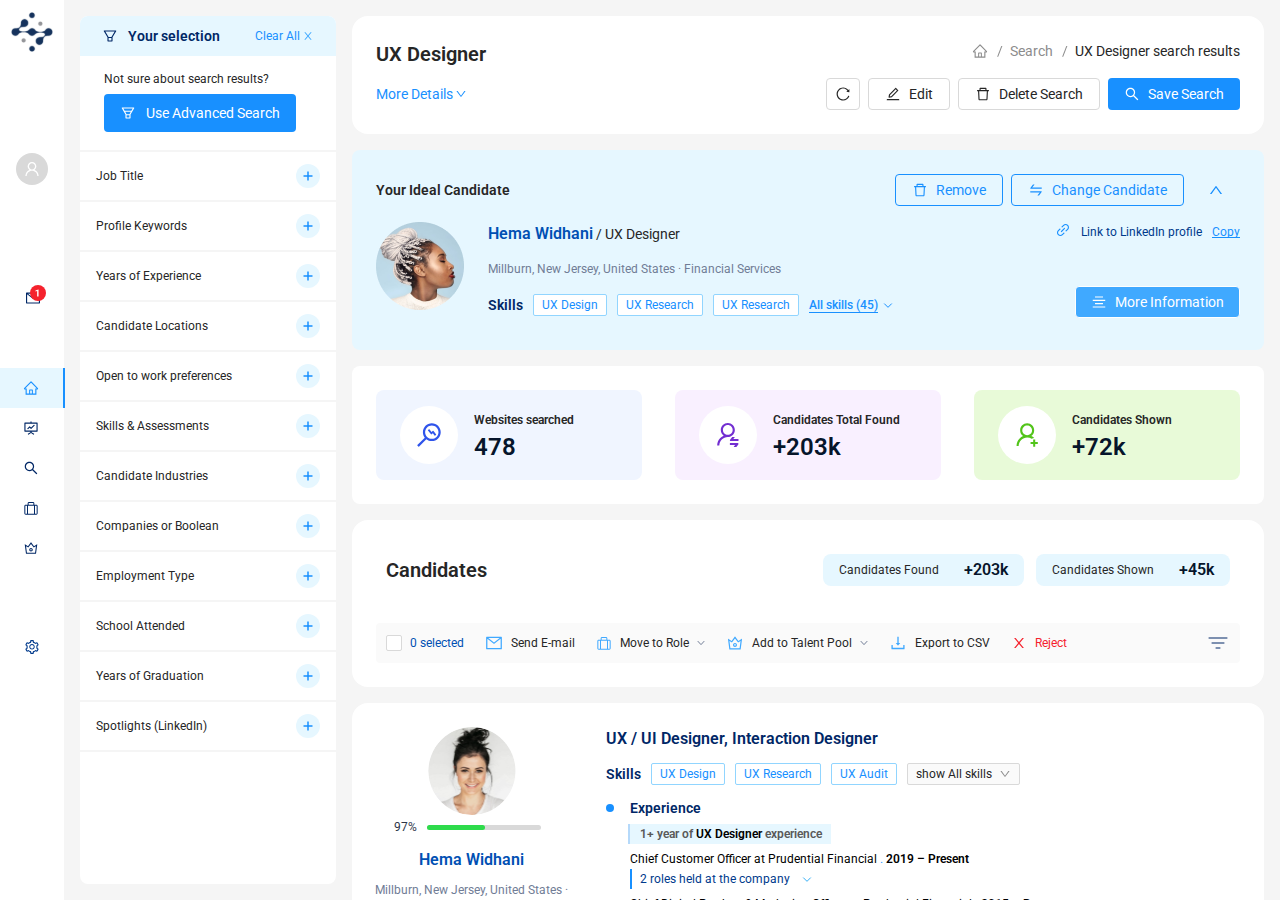
<file: index.html>
<!DOCTYPE html>
<html lang="en">
  <head>
    <meta charset="UTF-8" />
    <meta http-equiv="X-UA-Compatible" content="IE=edge" />
    <meta name="viewport" content="width=device-width, initial-scale=1.0" />
    <title>sinecure-ui</title>
    <link rel="preconnect" href="https://fonts.googleapis.com" />
    <link rel="preconnect" href="https://fonts.gstatic.com" crossorigin />
    <link rel="stylesheet" href="./stylesheets/style.css" />
    <link
      href="https://fonts.googleapis.com/css2?family=Roboto:wght@100;300;400;500;700;900&display=swap"
      rel="stylesheet"
    />
    <link
      href="//maxcdn.bootstrapcdn.com/bootstrap/4.1.1/css/bootstrap.min.css"
      rel="stylesheet"
      id="bootstrap-css"
    />
    <script src="//maxcdn.bootstrapcdn.com/bootstrap/4.1.1/js/bootstrap.min.js"></script>
    <script src="//cdnjs.cloudflare.com/ajax/libs/jquery/3.2.1/jquery.min.js"></script>
  </head>
  <body>
    <main class="main">
      <aside class="side-bar">
        <div class="logo">
          <img src="/assets/svg-images/Logo.svg" alt="logo" />
        </div>
        <div class="avatar">
          <img src="/assets/svg-images/Avatar.svg" alt="avatar" />
        </div>
        <div class="message">
          <img src="/assets/svg-images/message.svg" alt="" />
          <div class="message-number">
            <img src="/assets/svg-images/message-number.svg" alt="" />
          </div>
        </div>
        <nav>
          <ul>
            <li>
              <a href="#">
                <svg
                  width="16"
                  height="16"
                  viewBox="0 0 16 16"
                  fill="none"
                  xmlns="http://www.w3.org/2000/svg"
                >svg
                  <path
                    d="M14.7894 7.89164L8.75192 1.85727L8.34723 1.45258C8.25502 1.36098 8.13033 1.30957 8.00036 1.30957C7.87039 1.30957 7.74569 1.36098 7.65348 1.45258L1.2113 7.89164C1.11681 7.98576 1.04214 8.09784 0.991689 8.22129C0.941237 8.34474 0.916026 8.47704 0.917545 8.61039C0.923795 9.16039 1.38161 9.59945 1.93161 9.59945H2.59567V14.6885H13.405V9.59945H14.0832C14.3504 9.59945 14.6019 9.49477 14.791 9.3057C14.8841 9.21291 14.9578 9.10257 15.008 8.98107C15.0581 8.85957 15.0837 8.72933 15.0832 8.59789C15.0832 8.33227 14.9785 8.0807 14.7894 7.89164ZM8.87536 13.5635H7.12536V10.376H8.87536V13.5635ZM12.28 8.47445V13.5635H9.87536V10.001C9.87536 9.6557 9.59567 9.37602 9.25036 9.37602H6.75036C6.40505 9.37602 6.12536 9.6557 6.12536 10.001V13.5635H3.72067V8.47445H2.22067L8.00192 2.69789L8.36286 3.05883L13.7816 8.47445H12.28Z"
                    fill="currentColor"
                  />
                </svg>
              </a>
            </li>
            <li>
              <a href="#">
                <svg
                  width="16"
                  height="16"
                  viewBox="0 0 16 16"
                  fill="none"
                  xmlns="http://www.w3.org/2000/svg"
                >
                  <path
                    d="M4.87713 9.24161C4.92557 9.29005 5.00526 9.29005 5.0537 9.24161L6.64432 7.65099L7.98964 8.99786C8.03807 9.0463 8.11776 9.0463 8.1662 8.99786L11.7021 5.4588C11.7506 5.41036 11.7506 5.33067 11.7021 5.28224L11.1271 4.70723C11.0787 4.6588 10.999 4.6588 10.9506 4.70723L8.0787 7.58224L6.73339 6.23536C6.68495 6.18692 6.60526 6.18692 6.55682 6.23536L4.30213 8.49005C4.2537 8.53849 4.2537 8.61817 4.30213 8.66661L4.87713 9.24161Z"
                    fill="currentColor"
                  />
                  <path
                    d="M14.125 2.5H8.5625V1.5C8.5625 1.43125 8.50625 1.375 8.4375 1.375H7.5625C7.49375 1.375 7.4375 1.43125 7.4375 1.5V2.5H1.875C1.59844 2.5 1.375 2.72344 1.375 3V11.125C1.375 11.4016 1.59844 11.625 1.875 11.625H7.44375V12.125L4.86875 13.8141C4.81094 13.8516 4.79531 13.9281 4.83281 13.9859L5.30625 14.7234V14.725C5.34375 14.7828 5.42188 14.7984 5.47969 14.7609L8 13.1078L10.5203 14.7609C10.5781 14.7984 10.6563 14.7828 10.6938 14.725V14.7234L11.1672 13.9859C11.2047 13.9281 11.1875 13.8516 11.1313 13.8141L8.5625 12.1297V11.625H14.125C14.4016 11.625 14.625 11.4016 14.625 11.125V3C14.625 2.72344 14.4016 2.5 14.125 2.5ZM13.5 10.5H2.5V3.625H13.5V10.5Z"
                    fill="currentColor"
                  />
                </svg>
              </a>
            </li>
            <li>
              <a href="#">
                <svg
                  width="16"
                  height="16"
                  viewBox="0 0 16 16"
                  fill="none"
                  xmlns="http://www.w3.org/2000/svg"
                >
                  <path
                    d="M14.2125 13.3516L10.1547 9.29375C10.7844 8.47969 11.125 7.48438 11.125 6.4375C11.125 5.18438 10.6359 4.00937 9.75156 3.12344C8.86719 2.2375 7.68906 1.75 6.4375 1.75C5.18594 1.75 4.00781 2.23906 3.12344 3.12344C2.2375 4.00781 1.75 5.18438 1.75 6.4375C1.75 7.68906 2.23906 8.86719 3.12344 9.75156C4.00781 10.6375 5.18438 11.125 6.4375 11.125C7.48438 11.125 8.47813 10.7844 9.29219 10.1562L13.35 14.2125C13.3619 14.2244 13.376 14.2338 13.3916 14.2403C13.4071 14.2467 13.4238 14.2501 13.4406 14.2501C13.4575 14.2501 13.4741 14.2467 13.4897 14.2403C13.5052 14.2338 13.5194 14.2244 13.5312 14.2125L14.2125 13.5328C14.2244 13.5209 14.2338 13.5068 14.2403 13.4912C14.2467 13.4757 14.2501 13.459 14.2501 13.4422C14.2501 13.4254 14.2467 13.4087 14.2403 13.3931C14.2338 13.3776 14.2244 13.3635 14.2125 13.3516ZM8.9125 8.9125C8.25 9.57344 7.37187 9.9375 6.4375 9.9375C5.50312 9.9375 4.625 9.57344 3.9625 8.9125C3.30156 8.25 2.9375 7.37187 2.9375 6.4375C2.9375 5.50312 3.30156 4.62344 3.9625 3.9625C4.625 3.30156 5.50312 2.9375 6.4375 2.9375C7.37187 2.9375 8.25156 3.3 8.9125 3.9625C9.57344 4.625 9.9375 5.50312 9.9375 6.4375C9.9375 7.37187 9.57344 8.25156 8.9125 8.9125Z"
                    fill="currentColor"
                  />
                </svg>
              </a>
            </li>
            <li>
              <a href="#">
                <svg
                  width="16"
                  height="16"
                  viewBox="0 0 16 16"
                  fill="none"
                  xmlns="http://www.w3.org/2000/svg"
                >
                  <path
                    d="M13.3334 4.66667H11.3334V3.33333C11.3334 2.598 10.7354 2 10 2H6.00004C5.26471 2 4.66671 2.598 4.66671 3.33333V4.66667H2.66671C1.93137 4.66667 1.33337 5.26467 1.33337 6V13.3333C1.33337 14.0687 1.93137 14.6667 2.66671 14.6667H13.3334C14.0687 14.6667 14.6667 14.0687 14.6667 13.3333V6C14.6667 5.26467 14.0687 4.66667 13.3334 4.66667ZM11 5.66658V13.6666H5.00004V5.66658H11ZM10.3334 2.99992V4.66667H5.66671V2.99992H10.3334ZM2.33337 5.66658H4.00004V9.66658V13.6666H3.00004H2.33337V9.66658V5.66658ZM12 13.6666V5.66658H13.6667V13.6666H12Z"
                    fill="currentColor"
                  />
                </svg>
              </a>
            </li>
            <li>
              <a href="#">
                <svg
                  width="16"
                  height="16"
                  viewBox="0 0 16 16"
                  fill="none"
                  xmlns="http://www.w3.org/2000/svg"
                >
                  <path
                    d="M14.0561 4.32044L11.0155 6.19387L8.09985 2.30481C8.08812 2.28916 8.07291 2.27645 8.05541 2.2677C8.03792 2.25895 8.01863 2.25439 7.99907 2.25439C7.97951 2.25439 7.96022 2.25895 7.94273 2.2677C7.92523 2.27645 7.91002 2.28916 7.89829 2.30481L4.98423 6.19387L1.94204 4.32044C1.85298 4.26575 1.73735 4.33919 1.75141 4.44387L2.94516 13.5157C2.96235 13.6392 3.0686 13.7345 3.19516 13.7345H12.8061C12.9311 13.7345 13.0389 13.6407 13.0545 13.5157L14.2483 4.44387C14.2608 4.33919 14.1467 4.26575 14.0561 4.32044ZM12.0874 12.6657H3.91079L3.07016 6.26887L5.25454 7.61419L7.99985 3.95169L10.7452 7.61419L12.9295 6.26887L12.0874 12.6657ZM7.99985 7.95325C7.02954 7.95325 6.24048 8.74231 6.24048 9.71262C6.24048 10.6829 7.02954 11.472 7.99985 11.472C8.97016 11.472 9.75923 10.6829 9.75923 9.71262C9.75923 8.74231 8.97016 7.95325 7.99985 7.95325ZM7.99985 10.4673C7.58423 10.4673 7.24673 10.1298 7.24673 9.71262C7.24673 9.297 7.58423 8.95794 7.99985 8.95794C8.41548 8.95794 8.75298 9.29544 8.75298 9.71262C8.75298 10.1282 8.41548 10.4673 7.99985 10.4673Z"
                    fill="currentColor"
                  />
                </svg>
              </a>
            </li>
          </ul>
        </nav>
        <div class="setting">
          <img src="/assets/svg-images/Setting.svg" alt="setting" />
        </div>
      </aside>
      <aside class="collapsible-bar">
        <div class="selection-bar">
          <div class="selection">
            <img src="/assets/svg-images/selection.svg" alt="close" />
            Your selection
          </div>
          <div class="clear">
            Clear All
            <img src="/assets/svg-images/Close.svg" alt="close" />
          </div>
        </div>
        <div class="advance-seach">
          <span>Not sure about search results?</span>
          <button class="search">
            <img src="./assets/svg-images/advance-search.svg" alt="advance" />
            Use Advanced Search
          </button>
        </div>
        <ul class="detail-listing">
          <li>
            Job Title
            <svg width="24" height="24" viewBox="0 0 24 24" fill="none" xmlns="http://www.w3.org/2000/svg">
              <path d="M16.3125 11.25H12.75V7.6875C12.75 7.58437 12.6656 7.5 12.5625 7.5H11.4375C11.3344 7.5 11.25 7.58437 11.25 7.6875V11.25H7.6875C7.58437 11.25 7.5 11.3344 7.5 11.4375V12.5625C7.5 12.6656 7.58437 12.75 7.6875 12.75H11.25V16.3125C11.25 16.4156 11.3344 16.5 11.4375 16.5H12.5625C12.6656 16.5 12.75 16.4156 12.75 16.3125V12.75H16.3125C16.4156 12.75 16.5 12.6656 16.5 12.5625V11.4375C16.5 11.3344 16.4156 11.25 16.3125 11.25Z" fill="currentColor"/>
            </svg>
          </li>
          <li>
            Profile Keywords
            <svg width="24" height="24" viewBox="0 0 24 24" fill="none" xmlns="http://www.w3.org/2000/svg">
              <path d="M16.3125 11.25H12.75V7.6875C12.75 7.58437 12.6656 7.5 12.5625 7.5H11.4375C11.3344 7.5 11.25 7.58437 11.25 7.6875V11.25H7.6875C7.58437 11.25 7.5 11.3344 7.5 11.4375V12.5625C7.5 12.6656 7.58437 12.75 7.6875 12.75H11.25V16.3125C11.25 16.4156 11.3344 16.5 11.4375 16.5H12.5625C12.6656 16.5 12.75 16.4156 12.75 16.3125V12.75H16.3125C16.4156 12.75 16.5 12.6656 16.5 12.5625V11.4375C16.5 11.3344 16.4156 11.25 16.3125 11.25Z" fill="currentColor"/>
            </svg>
          </li>
          <li>
            Years of Experience
            <svg width="24" height="24" viewBox="0 0 24 24" fill="none" xmlns="http://www.w3.org/2000/svg">
              <path d="M16.3125 11.25H12.75V7.6875C12.75 7.58437 12.6656 7.5 12.5625 7.5H11.4375C11.3344 7.5 11.25 7.58437 11.25 7.6875V11.25H7.6875C7.58437 11.25 7.5 11.3344 7.5 11.4375V12.5625C7.5 12.6656 7.58437 12.75 7.6875 12.75H11.25V16.3125C11.25 16.4156 11.3344 16.5 11.4375 16.5H12.5625C12.6656 16.5 12.75 16.4156 12.75 16.3125V12.75H16.3125C16.4156 12.75 16.5 12.6656 16.5 12.5625V11.4375C16.5 11.3344 16.4156 11.25 16.3125 11.25Z" fill="currentColor"/>
            </svg>
          </li>
          <li>
            Candidate Locations
            <svg width="24" height="24" viewBox="0 0 24 24" fill="none" xmlns="http://www.w3.org/2000/svg">
              <path d="M16.3125 11.25H12.75V7.6875C12.75 7.58437 12.6656 7.5 12.5625 7.5H11.4375C11.3344 7.5 11.25 7.58437 11.25 7.6875V11.25H7.6875C7.58437 11.25 7.5 11.3344 7.5 11.4375V12.5625C7.5 12.6656 7.58437 12.75 7.6875 12.75H11.25V16.3125C11.25 16.4156 11.3344 16.5 11.4375 16.5H12.5625C12.6656 16.5 12.75 16.4156 12.75 16.3125V12.75H16.3125C16.4156 12.75 16.5 12.6656 16.5 12.5625V11.4375C16.5 11.3344 16.4156 11.25 16.3125 11.25Z" fill="currentColor"/>
            </svg>
          </li>
          <li>
            Open to work preferences
            <svg width="24" height="24" viewBox="0 0 24 24" fill="none" xmlns="http://www.w3.org/2000/svg">
              <path d="M16.3125 11.25H12.75V7.6875C12.75 7.58437 12.6656 7.5 12.5625 7.5H11.4375C11.3344 7.5 11.25 7.58437 11.25 7.6875V11.25H7.6875C7.58437 11.25 7.5 11.3344 7.5 11.4375V12.5625C7.5 12.6656 7.58437 12.75 7.6875 12.75H11.25V16.3125C11.25 16.4156 11.3344 16.5 11.4375 16.5H12.5625C12.6656 16.5 12.75 16.4156 12.75 16.3125V12.75H16.3125C16.4156 12.75 16.5 12.6656 16.5 12.5625V11.4375C16.5 11.3344 16.4156 11.25 16.3125 11.25Z" fill="currentColor"/>
            </svg>
          </li>
          <li>
            Skills & Assessments
            <svg width="24" height="24" viewBox="0 0 24 24" fill="none" xmlns="http://www.w3.org/2000/svg">
              <path d="M16.3125 11.25H12.75V7.6875C12.75 7.58437 12.6656 7.5 12.5625 7.5H11.4375C11.3344 7.5 11.25 7.58437 11.25 7.6875V11.25H7.6875C7.58437 11.25 7.5 11.3344 7.5 11.4375V12.5625C7.5 12.6656 7.58437 12.75 7.6875 12.75H11.25V16.3125C11.25 16.4156 11.3344 16.5 11.4375 16.5H12.5625C12.6656 16.5 12.75 16.4156 12.75 16.3125V12.75H16.3125C16.4156 12.75 16.5 12.6656 16.5 12.5625V11.4375C16.5 11.3344 16.4156 11.25 16.3125 11.25Z" fill="currentColor"/>
            </svg>
          </li>
          <li>
            Candidate Industries
            <svg width="24" height="24" viewBox="0 0 24 24" fill="none" xmlns="http://www.w3.org/2000/svg">
              <path d="M16.3125 11.25H12.75V7.6875C12.75 7.58437 12.6656 7.5 12.5625 7.5H11.4375C11.3344 7.5 11.25 7.58437 11.25 7.6875V11.25H7.6875C7.58437 11.25 7.5 11.3344 7.5 11.4375V12.5625C7.5 12.6656 7.58437 12.75 7.6875 12.75H11.25V16.3125C11.25 16.4156 11.3344 16.5 11.4375 16.5H12.5625C12.6656 16.5 12.75 16.4156 12.75 16.3125V12.75H16.3125C16.4156 12.75 16.5 12.6656 16.5 12.5625V11.4375C16.5 11.3344 16.4156 11.25 16.3125 11.25Z" fill="currentColor"/>
            </svg>
          </li>
          <li>
            Companies or Boolean
            <svg width="24" height="24" viewBox="0 0 24 24" fill="none" xmlns="http://www.w3.org/2000/svg">
              <path d="M16.3125 11.25H12.75V7.6875C12.75 7.58437 12.6656 7.5 12.5625 7.5H11.4375C11.3344 7.5 11.25 7.58437 11.25 7.6875V11.25H7.6875C7.58437 11.25 7.5 11.3344 7.5 11.4375V12.5625C7.5 12.6656 7.58437 12.75 7.6875 12.75H11.25V16.3125C11.25 16.4156 11.3344 16.5 11.4375 16.5H12.5625C12.6656 16.5 12.75 16.4156 12.75 16.3125V12.75H16.3125C16.4156 12.75 16.5 12.6656 16.5 12.5625V11.4375C16.5 11.3344 16.4156 11.25 16.3125 11.25Z" fill="currentColor"/>
            </svg>
          </li>
          <li>
            Employment Type
            <svg width="24" height="24" viewBox="0 0 24 24" fill="none" xmlns="http://www.w3.org/2000/svg">
              <path d="M16.3125 11.25H12.75V7.6875C12.75 7.58437 12.6656 7.5 12.5625 7.5H11.4375C11.3344 7.5 11.25 7.58437 11.25 7.6875V11.25H7.6875C7.58437 11.25 7.5 11.3344 7.5 11.4375V12.5625C7.5 12.6656 7.58437 12.75 7.6875 12.75H11.25V16.3125C11.25 16.4156 11.3344 16.5 11.4375 16.5H12.5625C12.6656 16.5 12.75 16.4156 12.75 16.3125V12.75H16.3125C16.4156 12.75 16.5 12.6656 16.5 12.5625V11.4375C16.5 11.3344 16.4156 11.25 16.3125 11.25Z" fill="currentColor"/>
            </svg>
          </li>
          <li>
            School Attended
            <svg width="24" height="24" viewBox="0 0 24 24" fill="none" xmlns="http://www.w3.org/2000/svg">
              <path d="M16.3125 11.25H12.75V7.6875C12.75 7.58437 12.6656 7.5 12.5625 7.5H11.4375C11.3344 7.5 11.25 7.58437 11.25 7.6875V11.25H7.6875C7.58437 11.25 7.5 11.3344 7.5 11.4375V12.5625C7.5 12.6656 7.58437 12.75 7.6875 12.75H11.25V16.3125C11.25 16.4156 11.3344 16.5 11.4375 16.5H12.5625C12.6656 16.5 12.75 16.4156 12.75 16.3125V12.75H16.3125C16.4156 12.75 16.5 12.6656 16.5 12.5625V11.4375C16.5 11.3344 16.4156 11.25 16.3125 11.25Z" fill="currentColor"/>
            </svg>
          </li>
          <li>
            Years of Graduation
            <svg width="24" height="24" viewBox="0 0 24 24" fill="none" xmlns="http://www.w3.org/2000/svg">
              <path d="M16.3125 11.25H12.75V7.6875C12.75 7.58437 12.6656 7.5 12.5625 7.5H11.4375C11.3344 7.5 11.25 7.58437 11.25 7.6875V11.25H7.6875C7.58437 11.25 7.5 11.3344 7.5 11.4375V12.5625C7.5 12.6656 7.58437 12.75 7.6875 12.75H11.25V16.3125C11.25 16.4156 11.3344 16.5 11.4375 16.5H12.5625C12.6656 16.5 12.75 16.4156 12.75 16.3125V12.75H16.3125C16.4156 12.75 16.5 12.6656 16.5 12.5625V11.4375C16.5 11.3344 16.4156 11.25 16.3125 11.25Z" fill="currentColor"/>
            </svg>
          </li>
          <li>
            Spotlights (LinkedIn)
            <svg width="24" height="24" viewBox="0 0 24 24" fill="none" xmlns="http://www.w3.org/2000/svg">
              <path d="M16.3125 11.25H12.75V7.6875C12.75 7.58437 12.6656 7.5 12.5625 7.5H11.4375C11.3344 7.5 11.25 7.58437 11.25 7.6875V11.25H7.6875C7.58437 11.25 7.5 11.3344 7.5 11.4375V12.5625C7.5 12.6656 7.58437 12.75 7.6875 12.75H11.25V16.3125C11.25 16.4156 11.3344 16.5 11.4375 16.5H12.5625C12.6656 16.5 12.75 16.4156 12.75 16.3125V12.75H16.3125C16.4156 12.75 16.5 12.6656 16.5 12.5625V11.4375C16.5 11.3344 16.4156 11.25 16.3125 11.25Z" fill="currentColor"/>
            </svg>
          </li>
        </ul>
      </aside>
      <section class="main-content">
        <section class="skill-type">
          <div class="result">
            <h3>UX Designer</h3>
            <ul class="breadcrumb">
              <li>
                <img
                  src="./assets/svg-images/breadcrumb-icon.svg"
                  alt="breadcrumb"
                />
              </li>
              <li>Search</li>
              <li>UX Designer search results</li>
            </ul>
          </div>
          <div class="detail">
            <div class="more-detail">
              More Details
              <img src=".//assets/svg-images/Down.svg" alt="" />
            </div>
            <div class="button-wrapper">
              <button class="btn">
                <img src="./assets/svg-images/reload.svg" alt="reload" />
              </button>
              <button class="btn">
                <img src="./assets/svg-images/Edit.svg" alt="edit" />
                Edit
              </button>
              <button class="btn">
                <img src="./assets/svg-images/Delete-search.svg" alt="" />
                Delete Search
              </button>
              <button class="btn">
                <img src="./assets/svg-images/save-search.svg" alt="" />
                Save Search
              </button>
            </div>
          </div>
        </section>
        <section class="ideal-candidate">
          <div class="ideal-candidate-modification">

            <h4>Your Ideal Candidate</h4>
            <div class="modification-detail">
              <div class="modify">
                <svg
                  width="16"
                  height="16"
                  viewBox="0 0 16 16"
                  fill="none"
                  xmlns="http://www.w3.org/2000/svg"
                >
                  <path
                    d="M5.625 2.875H5.5C5.56875 2.875 5.625 2.81875 5.625 2.75V2.875H10.375V2.75C10.375 2.81875 10.4312 2.875 10.5 2.875H10.375V4H11.5V2.75C11.5 2.19844 11.0516 1.75 10.5 1.75H5.5C4.94844 1.75 4.5 2.19844 4.5 2.75V4H5.625V2.875ZM13.5 4H2.5C2.22344 4 2 4.22344 2 4.5V5C2 5.06875 2.05625 5.125 2.125 5.125H3.06875L3.45469 13.2969C3.47969 13.8297 3.92031 14.25 4.45312 14.25H11.5469C12.0813 14.25 12.5203 13.8313 12.5453 13.2969L12.9312 5.125H13.875C13.9438 5.125 14 5.06875 14 5V4.5C14 4.22344 13.7766 4 13.5 4ZM11.4266 13.125H4.57344L4.19531 5.125H11.8047L11.4266 13.125Z"
                    fill="#1890FF"
                  />
                </svg>
                Remove
              </div>
              <div class="modify">
                <svg
                  width="16"
                  height="16"
                  viewBox="0 0 16 16"
                  fill="none"
                  xmlns="http://www.w3.org/2000/svg"
                >
                  <path
                    d="M13.2489 9.25H2.37541C2.30666 9.25 2.25041 9.30625 2.25041 9.375V10.3125C2.25041 10.3813 2.30666 10.4375 2.37541 10.4375H11.8317L9.57698 13.2969C9.51291 13.3781 9.57073 13.5 9.67541 13.5H10.8082C10.8848 13.5 10.9567 13.4656 11.0051 13.4047L13.6426 10.0594C13.9004 9.73125 13.6676 9.25 13.2489 9.25V9.25ZM13.6254 5.5625H4.16916L6.42385 2.70312C6.48791 2.62188 6.4301 2.5 6.32541 2.5H5.1926C5.11604 2.5 5.04416 2.53438 4.99573 2.59531L2.35823 5.94063C2.10041 6.26875 2.33323 6.75 2.75041 6.75H13.6254C13.6942 6.75 13.7504 6.69375 13.7504 6.625V5.6875C13.7504 5.61875 13.6942 5.5625 13.6254 5.5625Z"
                    fill="#1890FF"
                  />
                </svg>
                Change Candidate
              </div>
              <button class="arrow-down">
                <svg
                  width="16"
                  height="16"
                  viewBox="0 0 16 16"
                  fill="none"
                  xmlns="http://www.w3.org/2000/svg"
                >
                  <path
                    d="M13.8126 12H12.6407C12.561 12 12.486 11.9609 12.4391 11.8969L8.00008 5.77812L3.56101 11.8969C3.51414 11.9609 3.43914 12 3.35945 12H2.18758C2.08601 12 2.02664 11.8844 2.08601 11.8016L7.59539 4.20625C7.79539 3.93125 8.20476 3.93125 8.4032 4.20625L13.9126 11.8016C13.9735 11.8844 13.9141 12 13.8126 12V12Z"
                    fill="#1890FF"
                  />
                </svg>
              </button>
            </div>
          </div>
          <div class="ideal-candidate-profile">
            <div class="image">
              <img
                src="./assets/png-images/ideal-candidate.png"
                alt="ideal-candidate"
              />
            </div>
            <div class="ideal-candidate-skillset">
              <div class="ideal-candidate-personal-deatil">
                <p><strong>Hema Widhani</strong> / UX Designer</p>
                <span
                  >Millburn, New Jersey, United States · Financial
                  Services</span
                >
                <ul class="ideal-candidate-skill-listing">
                  <h4>Skills</h4>
                  <li>UX Design</li>
                  <li>UX Research</li>
                  <li>UX Research</li>
                  <li>All skills (45)</li>
                </ul>
              </div>
              <div class="profile-detail">
                <div class="linked-in-profile">
                  <svg
                    width="16"
                    height="16"
                    viewBox="0 0 16 16"
                    fill="none"
                    xmlns="http://www.w3.org/2000/svg"
                  >
                    <path
                      d="M8.96929 10.3972C8.94579 10.3739 8.91407 10.3609 8.88101 10.3609C8.84794 10.3609 8.81622 10.3739 8.79273 10.3972L6.9771 12.2128C6.13648 13.0534 4.71772 13.1425 3.7896 12.2128C2.85991 11.2831 2.94897 9.86592 3.7896 9.02529L5.60522 7.20967C5.65366 7.16123 5.65366 7.08154 5.60522 7.03311L4.98335 6.41123C4.95986 6.38797 4.92813 6.37492 4.89507 6.37492C4.86201 6.37492 4.83028 6.38797 4.80679 6.41123L2.99116 8.22686C1.66929 9.54873 1.66929 11.6878 2.99116 13.0081C4.31304 14.3284 6.4521 14.33 7.77241 13.0081L9.58804 11.1925C9.63647 11.144 9.63647 11.0644 9.58804 11.0159L8.96929 10.3972ZM13.0099 2.99092C11.688 1.66904 9.54897 1.66904 8.22866 2.99092L6.41147 4.80654C6.38821 4.83004 6.37516 4.86176 6.37516 4.89482C6.37516 4.92789 6.38821 4.95961 6.41147 4.98311L7.03179 5.60342C7.08022 5.65186 7.15991 5.65186 7.20835 5.60342L9.02397 3.78779C9.8646 2.94717 11.2833 2.85811 12.2115 3.78779C13.1412 4.71748 13.0521 6.13467 12.2115 6.97529L10.3958 8.79092C10.3726 8.81441 10.3595 8.84614 10.3595 8.8792C10.3595 8.91226 10.3726 8.94399 10.3958 8.96748L11.0177 9.58936C11.0662 9.63779 11.1459 9.63779 11.1943 9.58936L13.0099 7.77373C14.3302 6.45186 14.3302 4.31279 13.0099 2.99092ZM9.53335 5.81748C9.50986 5.79422 9.47813 5.78117 9.44507 5.78117C9.41201 5.78117 9.38028 5.79422 9.35679 5.81748L5.81772 9.35498C5.79446 9.37848 5.78141 9.4102 5.78141 9.44326C5.78141 9.47632 5.79446 9.50805 5.81772 9.53154L6.43647 10.1503C6.48491 10.1987 6.5646 10.1987 6.61304 10.1503L10.1505 6.61279C10.199 6.56436 10.199 6.48467 10.1505 6.43623L9.53335 5.81748Z"
                      fill="#1890FF"
                    />
                  </svg>
                  Link to LinkedIn profile
                  <span>Copy</span>
                </div>
                <button class="information">
                  <svg
                    width="16"
                    height="16"
                    viewBox="0 0 16 16"
                    fill="none"
                    xmlns="http://www.w3.org/2000/svg"
                  >
                    <path
                      d="M4.125 3.59375H11.875C11.9438 3.59375 12 3.5375 12 3.46875V2.59375C12 2.525 11.9438 2.46875 11.875 2.46875H4.125C4.05625 2.46875 4 2.525 4 2.59375V3.46875C4 3.5375 4.05625 3.59375 4.125 3.59375ZM11.875 10.2188C11.9438 10.2188 12 10.1625 12 10.0938V9.21875C12 9.15 11.9438 9.09375 11.875 9.09375H4.125C4.05625 9.09375 4 9.15 4 9.21875V10.0938C4 10.1625 4.05625 10.2188 4.125 10.2188H11.875ZM14.125 12.4062H1.875C1.80625 12.4062 1.75 12.4625 1.75 12.5312V13.4062C1.75 13.475 1.80625 13.5312 1.875 13.5312H14.125C14.1938 13.5312 14.25 13.475 14.25 13.4062V12.5312C14.25 12.4625 14.1938 12.4062 14.125 12.4062ZM14.125 5.78125H1.875C1.80625 5.78125 1.75 5.8375 1.75 5.90625V6.78125C1.75 6.85 1.80625 6.90625 1.875 6.90625H14.125C14.1938 6.90625 14.25 6.85 14.25 6.78125V5.90625C14.25 5.8375 14.1938 5.78125 14.125 5.78125Z"
                      fill="white"
                    />
                  </svg>
                  More Information
                </button>
              </div>
            </div>
          </div>
        </section>
        <section class="achievement-listing">
          <div class="achievement">
            <div class="image">
              <img
                src="./assets/svg-images/website-search.svg"
                alt="website-search"
              />
            </div>
            <div class="achievement-data">
              <span>Websites searched</span>
              <h2>478</h2>
            </div>
          </div>
          <div class="achievement">
            <div class="image">
              <img
                src="./assets/svg-images/candidates-found.svg"
                alt="candidate-found"
              />
            </div>
            <div class="achievement-data">
              <span>Candidates Total Found </span>
              <h2>+203k</h2>
            </div>
          </div>
          <div class="achievement">
            <div class="image">
              <img
                src="./assets/svg-images/candidate-shown.svg"
                alt="candidate-shown"
              />
            </div>
            <div class="achievement-data">
              <span>Candidates Shown</span>
              <h2>+72k</h2>
            </div>
          </div>
        </section>
        <section class="detail-search">
          <div class="btn-wrapper">
            <button class="btn">
              <img
                src="./assets/svg-images/search-filter.svg"
                alt="search-filter"
              />
              Search filter
            </button>
            <button class="btn">
              <img
                src="./assets/svg-images/advance-search.svg"
                alt="advance-search"
              />
              Use Advanced Search
            </button>
          </div>
          <div class="candidate-filter">
            <h3>Candidates</h3>
            <div class="filter-listing">
              <div class="filter">
                <span>Candidates Found </span>
                <p>+203k</p>
              </div>
              <div class="filter">
                <span>Candidates Shown</span>
                <p>+45k</p>
              </div>
            </div>
          </div>
          <div class="features">
            <ul>
              <li>
                <input type="checkbox" name="select" id="select" />
                <label for="select">0 selected</label>
              </li>
              <li>
                <svg
                  width="18"
                  height="18"
                  viewBox="0 0 18 18"
                  fill="none"
                  xmlns="http://www.w3.org/2000/svg"
                >
                  <path
                    d="M16.3125 2.8125H1.6875C1.37637 2.8125 1.125 3.06387 1.125 3.375V14.625C1.125 14.9361 1.37637 15.1875 1.6875 15.1875H16.3125C16.6236 15.1875 16.875 14.9361 16.875 14.625V3.375C16.875 3.06387 16.6236 2.8125 16.3125 2.8125ZM15.6094 4.76016V13.9219H2.39062V4.76016L1.90547 4.38223L2.59629 3.49453L3.34863 4.07988H14.6531L15.4055 3.49453L16.0963 4.38223L15.6094 4.76016ZM14.6531 4.07812L9 8.47266L3.34687 4.07812L2.59453 3.49277L1.90371 4.38047L2.38887 4.7584L8.39355 9.42715C8.56624 9.56131 8.77869 9.63413 8.99736 9.63413C9.21604 9.63413 9.42849 9.56131 9.60117 9.42715L15.6094 4.76016L16.0945 4.38223L15.4037 3.49453L14.6531 4.07812Z"
                    fill="#40A9FF"
                  />
                </svg>
                Send E-mail
              </li>
              <li>
                <svg
                  width="16"
                  height="16"
                  viewBox="0 0 16 16"
                  fill="none"
                  xmlns="http://www.w3.org/2000/svg"
                >
                  <path
                    d="M13.3334 4.66667H11.3334V3.33333C11.3334 2.598 10.7354 2 10 2H6.00004C5.26471 2 4.66671 2.598 4.66671 3.33333V4.66667H2.66671C1.93137 4.66667 1.33337 5.26467 1.33337 6V13.3333C1.33337 14.0687 1.93137 14.6667 2.66671 14.6667H13.3334C14.0687 14.6667 14.6667 14.0687 14.6667 13.3333V6C14.6667 5.26467 14.0687 4.66667 13.3334 4.66667ZM11 5.66658V13.6666H5.00004V5.66658H11ZM10.3334 2.99992V4.66667H5.66671V2.99992H10.3334ZM2.33337 5.66658H4.00004V9.66658V13.6666H3.00004H2.33337V9.66658V5.66658ZM12 13.6666V5.66658H13.6667V13.6666H12Z"
                    fill="#40A9FF"
                  />
                </svg>
                Move to Role
                <svg
                  width="8"
                  height="6"
                  viewBox="0 0 8 6"
                  fill="none"
                  xmlns="http://www.w3.org/2000/svg"
                >
                  <path
                    d="M1 1.375L4 4.625L7 1.375"
                    stroke="#717D96"
                    stroke-linecap="round"
                  />
                </svg>
              </li>
              <li>
                <svg
                  width="18"
                  height="18"
                  viewBox="0 0 18 18"
                  fill="none"
                  xmlns="http://www.w3.org/2000/svg"
                >
                  <path
                    d="M15.8131 4.86043L12.3924 6.96805L9.1123 2.59285C9.09911 2.57524 9.08199 2.56095 9.06231 2.5511C9.04263 2.54126 9.02093 2.53613 8.99892 2.53613C8.97692 2.53613 8.95522 2.54126 8.93554 2.5511C8.91586 2.56095 8.89874 2.57524 8.88554 2.59285L5.60722 6.96805L2.18476 4.86043C2.08457 4.79891 1.95449 4.88152 1.97031 4.9993L3.31328 15.2052C3.33261 15.344 3.45215 15.4513 3.59453 15.4513H14.4068C14.5475 15.4513 14.6687 15.3458 14.6863 15.2052L16.0293 4.9993C16.0434 4.88152 15.915 4.79891 15.8131 4.86043ZM13.5982 14.2489H4.39961L3.4539 7.05242L5.91133 8.5659L8.9998 4.44559L12.0883 8.5659L14.5457 7.05242L13.5982 14.2489ZM8.9998 8.94734C7.9082 8.94734 7.02051 9.83504 7.02051 10.9266C7.02051 12.0182 7.9082 12.9059 8.9998 12.9059C10.0914 12.9059 10.9791 12.0182 10.9791 10.9266C10.9791 9.83504 10.0914 8.94734 8.9998 8.94734ZM8.9998 11.7757C8.53222 11.7757 8.15254 11.396 8.15254 10.9266C8.15254 10.4591 8.53222 10.0776 8.9998 10.0776C9.46738 10.0776 9.84707 10.4573 9.84707 10.9266C9.84707 11.3942 9.46738 11.7757 8.9998 11.7757Z"
                    fill="#40A9FF"
                  />
                </svg>
                Add to Talent Pool
                <svg
                  width="8"
                  height="6"
                  viewBox="0 0 8 6"
                  fill="none"
                  xmlns="http://www.w3.org/2000/svg"
                >
                  <path
                    d="M1 1.375L4 4.625L7 1.375"
                    stroke="#717D96"
                    stroke-linecap="round"
                  />
                </svg>
              </li>
              <li>
                <svg
                  width="18"
                  height="18"
                  viewBox="0 0 18 18"
                  fill="none"
                  xmlns="http://www.w3.org/2000/svg"
                >
                  <path
                    d="M8.88926 11.6191C8.90241 11.6359 8.91922 11.6495 8.93841 11.6589C8.95759 11.6682 8.97866 11.6731 9 11.6731C9.02134 11.6731 9.04241 11.6682 9.06159 11.6589C9.08078 11.6495 9.09759 11.6359 9.11074 11.6191L11.0795 9.12832C11.1516 9.03691 11.0865 8.90156 10.9688 8.90156H9.66621V2.95312C9.66621 2.87578 9.60293 2.8125 9.52559 2.8125H8.4709C8.39355 2.8125 8.33027 2.87578 8.33027 2.95312V8.8998H7.03125C6.91348 8.8998 6.84844 9.03516 6.92051 9.12656L8.88926 11.6191ZM15.4336 11.0039H14.3789C14.3016 11.0039 14.2383 11.0672 14.2383 11.1445V13.8516H3.76172V11.1445C3.76172 11.0672 3.69844 11.0039 3.62109 11.0039H2.56641C2.48906 11.0039 2.42578 11.0672 2.42578 11.1445V14.625C2.42578 14.9361 2.67715 15.1875 2.98828 15.1875H15.0117C15.3229 15.1875 15.5742 14.9361 15.5742 14.625V11.1445C15.5742 11.0672 15.5109 11.0039 15.4336 11.0039Z"
                    fill="#40A9FF"
                  />
                </svg>
                Export to CSV
              </li>
              <li>
                <svg
                  width="16"
                  height="16"
                  viewBox="0 0 16 16"
                  fill="none"
                  xmlns="http://www.w3.org/2000/svg"
                >
                  <path
                    d="M2.75 8.01562C2.75 7.90072 2.77263 7.78694 2.81661 7.68078C2.86058 7.57462 2.92503 7.47816 3.00628 7.39691C3.08753 7.31566 3.18399 7.2512 3.29015 7.20723C3.39631 7.16326 3.51009 7.14062 3.625 7.14062C3.73991 7.14062 3.85369 7.16326 3.95985 7.20723C4.06601 7.2512 4.16247 7.31566 4.24372 7.39691C4.32497 7.47816 4.38942 7.57462 4.43339 7.68078C4.47737 7.78694 4.5 7.90072 4.5 8.01562C4.5 8.13053 4.47737 8.24431 4.43339 8.35047C4.38942 8.45663 4.32497 8.55309 4.24372 8.63434C4.16247 8.71559 4.06601 8.78005 3.95985 8.82402C3.85369 8.86799 3.73991 8.89062 3.625 8.89062C3.51009 8.89062 3.39631 8.86799 3.29015 8.82402C3.18399 8.78005 3.08753 8.71559 3.00628 8.63434C2.92503 8.55309 2.86058 8.45663 2.81661 8.35047C2.77263 8.24431 2.75 8.13053 2.75 8.01562ZM7.125 8.01562C7.125 7.78356 7.21719 7.561 7.38128 7.39691C7.54538 7.23281 7.76794 7.14062 8 7.14062C8.23206 7.14062 8.45462 7.23281 8.61872 7.39691C8.78281 7.561 8.875 7.78356 8.875 8.01562C8.875 8.24769 8.78281 8.47025 8.61872 8.63434C8.45462 8.79844 8.23206 8.89062 8 8.89062C7.76794 8.89062 7.54538 8.79844 7.38128 8.63434C7.21719 8.47025 7.125 8.24769 7.125 8.01562ZM11.5 8.01562C11.5 7.78356 11.5922 7.561 11.7563 7.39691C11.9204 7.23281 12.1429 7.14062 12.375 7.14062C12.6071 7.14062 12.8296 7.23281 12.9937 7.39691C13.1578 7.561 13.25 7.78356 13.25 8.01562C13.25 8.24769 13.1578 8.47025 12.9937 8.63434C12.8296 8.79844 12.6071 8.89062 12.375 8.89062C12.1429 8.89062 11.9204 8.79844 11.7563 8.63434C11.5922 8.47025 11.5 8.24769 11.5 8.01562Z"
                    fill="#262626"
                  />
                </svg>
              </li>
              <li>
                <svg
                  width="16"
                  height="16"
                  viewBox="0 0 16 16"
                  fill="none"
                  xmlns="http://www.w3.org/2000/svg"
                >
                  <path
                    d="M8.80926 8L12.9108 12.8891C12.9796 12.9703 12.9218 13.0938 12.8155 13.0938H11.5686C11.4952 13.0938 11.4249 13.0609 11.3764 13.0047L7.99363 8.97187L4.61082 13.0047C4.56394 13.0609 4.49363 13.0938 4.41863 13.0938H3.17176C3.06551 13.0938 3.00769 12.9703 3.07644 12.8891L7.17801 8L3.07644 3.11094C3.06104 3.09283 3.05116 3.07068 3.04798 3.04712C3.04479 3.02356 3.04843 2.99958 3.05846 2.97803C3.0685 2.95648 3.08451 2.93826 3.10459 2.92554C3.12467 2.91281 3.14798 2.90612 3.17176 2.90625H4.41863C4.49207 2.90625 4.56238 2.93906 4.61082 2.99531L7.99363 7.02812L11.3764 2.99531C11.4233 2.93906 11.4936 2.90625 11.5686 2.90625H12.8155C12.9218 2.90625 12.9796 3.02969 12.9108 3.11094L8.80926 8Z"
                    fill="#F5222D"
                  />
                </svg>
                Reject
              </li>
            </ul>
            <img src="./assets/svg-images/layout.svg" alt="layout" />
          </div>
        </section>
        <section class="candidate-listing">
          <div class="candidate">
            <div class="candidate-personal-detail">
              <div class="profile">
                <input type="checkbox" name="checked" id="checked" />
                <div class="progress-detail">
                  <img
                    src="./assets/png-images/candidate.png"
                    alt="candidate"
                  />
                  <div class="progress">
                    <span>97%</span>
                    <div class="progress-bar">
                      <div class="progress-value"></div>
                    </div>
                  </div>
                </div>
                <img src="./assets/svg-images/linkedIn.svg" alt="linkedIn" />
              </div>
              <h4>Hema Widhani</h4>
              <p>Millburn, New Jersey, United States · Financial Services</p>
              <div class="social-links">
                <button class="btn">
                  <img src="./assets/svg-images/Plus.svg" alt="plus" />
                  Add Candidate
                </button>
                <ul>
                  <li>
                    <button>
                      <svg
                        width="16"
                        height="16"
                        viewBox="0 0 16 16"
                        fill="none"
                        xmlns="http://www.w3.org/2000/svg"
                      >
                        <path
                          d="M14.0561 4.32044L11.0155 6.19387L8.09985 2.30481C8.08812 2.28916 8.07291 2.27645 8.05541 2.2677C8.03792 2.25895 8.01863 2.25439 7.99907 2.25439C7.97951 2.25439 7.96022 2.25895 7.94273 2.2677C7.92523 2.27645 7.91002 2.28916 7.89829 2.30481L4.98423 6.19387L1.94204 4.32044C1.85298 4.26575 1.73735 4.33919 1.75141 4.44387L2.94516 13.5157C2.96235 13.6392 3.0686 13.7345 3.19516 13.7345H12.8061C12.9311 13.7345 13.0389 13.6407 13.0545 13.5157L14.2483 4.44387C14.2608 4.33919 14.1467 4.26575 14.0561 4.32044ZM12.0874 12.6657H3.91079L3.07016 6.26887L5.25454 7.61419L7.99985 3.95169L10.7452 7.61419L12.9295 6.26887L12.0874 12.6657ZM7.99985 7.95325C7.02954 7.95325 6.24048 8.74231 6.24048 9.71262C6.24048 10.6829 7.02954 11.472 7.99985 11.472C8.97016 11.472 9.75923 10.6829 9.75923 9.71262C9.75923 8.74231 8.97016 7.95325 7.99985 7.95325ZM7.99985 10.4673C7.58423 10.4673 7.24673 10.1298 7.24673 9.71262C7.24673 9.297 7.58423 8.95794 7.99985 8.95794C8.41548 8.95794 8.75298 9.29544 8.75298 9.71262C8.75298 10.1282 8.41548 10.4673 7.99985 10.4673Z"
                          fill="currentColor"
                        />
                      </svg>
                    </button>
                  </li>
                  <li>
                    <button>
                      <svg
                        width="19"
                        height="19"
                        viewBox="0 0 19 19"
                        fill="none"
                        xmlns="http://www.w3.org/2000/svg"
                      >
                        <path
                          d="M16.3906 9.5H15.4062C15.3289 9.5 15.2656 9.56328 15.2656 9.64062V15.2656H3.73438V3.73438H9.35938C9.43672 3.73438 9.5 3.67109 9.5 3.59375V2.60938C9.5 2.53203 9.43672 2.46875 9.35938 2.46875H3.03125C2.72012 2.46875 2.46875 2.72012 2.46875 3.03125V15.9688C2.46875 16.2799 2.72012 16.5312 3.03125 16.5312H15.9688C16.2799 16.5312 16.5312 16.2799 16.5312 15.9688V9.64062C16.5312 9.56328 16.468 9.5 16.3906 9.5Z"
                          fill="currentColor"
                        />
                        <path
                          d="M6.75672 9.90254L6.72333 11.9926C6.72157 12.149 6.84813 12.2773 7.00458 12.2773H7.01161L9.08583 12.2264C9.12098 12.2246 9.15614 12.2105 9.18075 12.1859L16.4915 4.89102C16.546 4.83652 16.546 4.74687 16.4915 4.69238L14.3065 2.50918C14.2784 2.48105 14.2432 2.46875 14.2063 2.46875C14.1694 2.46875 14.1343 2.48281 14.1061 2.50918L6.79716 9.8041C6.77177 9.83065 6.75733 9.86581 6.75672 9.90254ZM7.87294 10.3174L14.2063 3.99805L15.0009 4.79082L8.66395 11.1137L7.86063 11.133L7.87294 10.3174Z"
                          fill="currentColor"
                        />
                      </svg>
                    </button>
                  </li>
                  <li>
                    <button>
                      <svg width="17" height="16" viewBox="0 0 17 16" fill="none" xmlns="http://www.w3.org/2000/svg">
                        <path d="M8.03125 2.375H8.96875C9.05208 2.375 9.09375 2.41667 9.09375 2.5V13.5C9.09375 13.5833 9.05208 13.625 8.96875 13.625H8.03125C7.94792 13.625 7.90625 13.5833 7.90625 13.5V2.5C7.90625 2.41667 7.94792 2.375 8.03125 2.375Z" fill="currentColor"/>
                        <path d="M3.25 7.40625H13.75C13.8333 7.40625 13.875 7.44792 13.875 7.53125V8.46875C13.875 8.55208 13.8333 8.59375 13.75 8.59375H3.25C3.16667 8.59375 3.125 8.55208 3.125 8.46875V7.53125C3.125 7.44792 3.16667 7.40625 3.25 7.40625Z" fill="currentColor"/>
                      </svg>
                    </button>
                  </li>
                  <li>
                    <button>
                      <svg
                        width="17"
                        height="17"
                        viewBox="0 0 17 17"
                        fill="none"
                        xmlns="http://www.w3.org/2000/svg"
                      >
                        <g clip-path="url(#clip0_2792_73530)">
                          <path
                            d="M12.3048 0.695262C12.0444 0.434913 11.6223 0.434913 11.362 0.695262C11.1016 0.955612 11.1016 1.37772 11.362 1.63807L12.8906 3.16667H5.16671C4.28265 3.16667 3.43481 3.51786 2.80968 4.14298C2.18456 4.7681 1.83337 5.61595 1.83337 6.5V7.83333C1.83337 8.20152 2.13185 8.5 2.50004 8.5C2.86823 8.5 3.16671 8.20152 3.16671 7.83333V6.5C3.16671 5.96957 3.37742 5.46086 3.75249 5.08579C4.12757 4.71071 4.63627 4.5 5.16671 4.5H12.8906L11.362 6.0286C11.1016 6.28895 11.1016 6.71106 11.362 6.9714C11.6223 7.23175 12.0444 7.23175 12.3048 6.9714L14.9714 4.30474C15.2318 4.04439 15.2318 3.62228 14.9714 3.36193L12.3048 0.695262Z"
                            fill="currentColor"
                          />
                          <path
                            d="M5.63811 10.0286C5.89846 10.2889 5.89846 10.7111 5.63811 10.9714L4.10952 12.5H11.8334C12.3638 12.5 12.8725 12.2893 13.2476 11.9142C13.6227 11.5391 13.8334 11.0304 13.8334 10.5V9.16667C13.8334 8.79848 14.1319 8.5 14.5 8.5C14.8682 8.5 15.1667 8.79848 15.1667 9.16667V10.5C15.1667 11.3841 14.8155 12.2319 14.1904 12.857C13.5653 13.4821 12.7174 13.8333 11.8334 13.8333H4.10952L5.63811 15.3619C5.89846 15.6223 5.89846 16.0444 5.63811 16.3047C5.37776 16.5651 4.95565 16.5651 4.6953 16.3047L2.02864 13.6381C1.76829 13.3777 1.76829 12.9556 2.02864 12.6953L4.6953 10.0286C4.95565 9.76825 5.37776 9.76825 5.63811 10.0286Z"
                            fill="currentColor"
                          />
                        </g>
                        <defs>
                          <clipPath id="clip0_2792_73530">
                            <rect
                              width="16"
                              height="16"
                              fill="white"
                              transform="translate(0.5 0.5)"
                            />
                          </clipPath>
                        </defs>
                      </svg>
                    </button>
                  </li>
                  <li>
                    <button>
                      <svg
                        width="17"
                        height="17"
                        viewBox="0 0 17 17"
                        fill="none"
                        xmlns="http://www.w3.org/2000/svg"
                      >
                        <path
                          d="M7.16671 7.1665C7.5349 7.1665 7.83337 7.46498 7.83337 7.83317V11.8332C7.83337 12.2014 7.5349 12.4998 7.16671 12.4998C6.79852 12.4998 6.50004 12.2014 6.50004 11.8332V7.83317C6.50004 7.46498 6.79852 7.1665 7.16671 7.1665Z"
                          fill="currentColor"
                        />
                        <path
                          d="M10.5 11.8332V7.83317C10.5 7.46498 10.2016 7.1665 9.83337 7.1665C9.46518 7.1665 9.16671 7.46498 9.16671 7.83317V11.8332C9.16671 12.2014 9.46518 12.4998 9.83337 12.4998C10.2016 12.4998 10.5 12.2014 10.5 11.8332Z"
                          fill="currentColor"
                        />
                        <path
                          fill-rule="evenodd"
                          clip-rule="evenodd"
                          d="M5.16671 3.83317V3.1665C5.16671 2.63607 5.37742 2.12736 5.75249 1.75229C6.12757 1.37722 6.63627 1.1665 7.16671 1.1665H9.83337C10.3638 1.1665 10.8725 1.37722 11.2476 1.75229C11.6227 2.12736 11.8334 2.63607 11.8334 3.1665V3.83317H14.5C14.8682 3.83317 15.1667 4.13165 15.1667 4.49984C15.1667 4.86803 14.8682 5.1665 14.5 5.1665H13.8334V13.8332C13.8334 14.3636 13.6227 14.8723 13.2476 15.2474C12.8725 15.6225 12.3638 15.8332 11.8334 15.8332H5.16671C4.63627 15.8332 4.12757 15.6225 3.75249 15.2474C3.37742 14.8723 3.16671 14.3636 3.16671 13.8332V5.1665H2.50004C2.13185 5.1665 1.83337 4.86803 1.83337 4.49984C1.83337 4.13165 2.13185 3.83317 2.50004 3.83317H5.16671ZM6.6953 2.6951C6.82033 2.57007 6.9899 2.49984 7.16671 2.49984H9.83337C10.0102 2.49984 10.1798 2.57007 10.3048 2.6951C10.4298 2.82012 10.5 2.98969 10.5 3.1665V3.83317H6.50004V3.1665C6.50004 2.98969 6.57028 2.82012 6.6953 2.6951ZM4.50004 5.1665V13.8332C4.50004 14.01 4.57028 14.1795 4.6953 14.3046C4.82033 14.4296 4.9899 14.4998 5.16671 14.4998H11.8334C12.0102 14.4998 12.1798 14.4296 12.3048 14.3046C12.4298 14.1795 12.5 14.01 12.5 13.8332V5.1665H4.50004Z"
                          fill="currentColor"
                        />
                      </svg>
                    </button>
                  </li>
                </ul>
              </div>
              <div class="work-detail-listing">
                <div class="work-detail">
                  <img src="./assets/svg-images/project.svg" alt="project" />
                  In 8 Projects
                </div>
                <div class="work-detail">
                  <img src="./assets/svg-images/Eye.svg" alt="eye" />
                  6 Views
                </div>
              </div>
            </div>
            <ul class="activity">
              <h4>Activity</h4>
              <li>
                <img src="./assets/png-images/activity-1.png" alt="activity">
                <span>in 8 projects </span>
                <svg
                  width="14"
                  height="15"
                  viewBox="0 0 14 15"
                  fill="none"
                  xmlns="http://www.w3.org/2000/svg"
                >
                  <path
                    d="M3.5 6.3335L7 9.8335L10.5 6.3335"
                    stroke="#34AFF7"
                    stroke-linecap="round"
                  />
                </svg>
              </li>
              <li>
                <img src="./assets/png-images/activity-2.png" alt="activity">
                <span>1 review </span>
                <svg
                  width="14"
                  height="15"
                  viewBox="0 0 14 15"
                  fill="none"
                  xmlns="http://www.w3.org/2000/svg"
                >
                  <path
                    d="M3.5 6.3335L7 9.8335L10.5 6.3335"
                    stroke="#34AFF7"
                    stroke-linecap="round"
                  />
                </svg>
              </li>
              <li>
                <img src="./assets/png-images/activity-3.png" alt="activity">
                <span>6 views</span>
                <svg
                  width="14"
                  height="15"
                  viewBox="0 0 14 15"
                  fill="none"
                  xmlns="http://www.w3.org/2000/svg"
                >
                  <path
                    d="M3.5 6.3335L7 9.8335L10.5 6.3335"
                    stroke="#34AFF7"
                    stroke-linecap="round"
                  />
                </svg>
              </li>
            </ul>
            <div class="candidate-professional-detail">
              <h4>UX / UI Designer, Interaction Designer</h4>
              <div class="skill-set">
                <span>Skills</span>
                <ul>
                  <li>UX Design</li>
                  <li>UX Research</li>
                  <li>UX Audit</li>
                  <li>UX Research</li>
                  <li>UX Research</li>
                  <li>UX Research</li>
                  <li>UX Research</li>
                  <li>UX Research</li>
                  <li>UX Research</li>
                  <li>
                    <p class="show">show</p>
                    All skills

                    <span>(45)</span>

                    <svg
                      width="12"
                      height="12"
                      viewBox="0 0 12 12"
                      fill="none"
                      xmlns="http://www.w3.org/2000/svg"
                    >
                      <path
                        d="M10.3594 3H9.4805C9.42073 3 9.36448 3.0293 9.32932 3.07734L6.00003 7.66641L2.67073 3.07734C2.63557 3.0293 2.57932 3 2.51956 3H1.64065C1.56448 3 1.51995 3.08672 1.56448 3.14883L5.69651 8.84531C5.84651 9.05156 6.15354 9.05156 6.30237 8.84531L10.4344 3.14883C10.4801 3.08672 10.4356 3 10.3594 3Z"
                        fill="currentColor"
                      />
                    </svg>
                  </li>
                </ul>
              </div>
              <div class="skill-detail-listing">
                <div class="skill-detail">
                  <h4>Experience</h4>
                  <p class="experience-span">
                    1+ year of <span>UX Designer</span> experience
                  </p>
                  <p class="rank">
                    Chief Customer Officer at Prudential Financial
                    <span>.</span>
                    <span>2019 – Present</span>
                  </p>
                  <div class="role">
                    <p>2 roles held at the company</p>
                    <img src="./assets/svg-images/role-down.svg" alt="down" />
                  </div>
                  <p class="rank">
                    Chief Digital Product & Marketing Officer at Prudential
                    Financial
                    <span>.</span>
                    <span>2015 – Present</span>
                  </p>
                  <p class="rank">
                    SVP, Customer Engagement at E*TRADE
                    <span>.</span>
                    <span>2014 – 2015</span>
                  </p>
                  <div class="assets">
                    All experience (5)
                    <img src="./assets/svg-images/chevron-down.svg" alt="" />
                  </div>
                </div>
                <div class="skill-detail">
                  <h4>Education</h4>
                  <div class="university">
                    <p>
                      Carnegie Mellon University -
                      <span>Tepper School of Business, MBA · 2003 – 2005</span>
                    </p>
                    <p>
                      Delhi University ,
                      <span>Bachelors in Economics · 1997 – 1999</span>
                    </p>
                    <p>
                      Lancaster University ,
                      <span>Master of Business Economics and Econometrics</span>
                    </p>
                  </div>
                  <div class="assets">
                    All education (4)
                    <img
                      src="./assets/svg-images/chevron-down.svg"
                      alt="down"
                    />
                  </div>
                </div>
                <div class="skill-detail">
                  <h4>Bio</h4>
                  <div class="university">
                    <p>
                      <span>
                        Hello! I am a recent graduate of Carnegie Mellon
                        University, School of Design. I received my Bachelor of
                        Design and Minor in Gender Studies. I interned as a
                        graphic designer at Flow Asia, an agency in Beijing.
                        I've been a Design Research and Teaching Assistant at
                        CMU.
                      </span>
                    </p>
                  </div>
                  <div class="assets">
                    Learn More (4)
                    <img
                      src="./assets/svg-images/chevron-down.svg"
                      alt="down"
                    />
                  </div>
                </div>
              </div>
            </div>
          </div>
          <div class="candidate">
            <div class="candidate-personal-detail">
              <div class="profile">
                <input type="checkbox" name="checked" id="checked" />
                <div class="progress-detail">
                  <img
                    src="./assets/png-images/candidate.png"
                    alt="candidate"
                  />
                  <div class="progress">
                    <span>97%</span>
                    <div class="progress-bar">
                      <div class="progress-value"></div>
                    </div>
                  </div>
                </div>
                <img src="./assets/svg-images/linkedIn.svg" alt="linkedIn" />
              </div>
              <h4>Hema Widhani</h4>
              <p>Millburn, New Jersey, United States · Financial Services</p>
              <div class="social-links">
                <button class="btn">
                  <img src="./assets/svg-images/Plus.svg" alt="plus" />
                  Add Candidate
                </button>
                <ul>
                  <li>
                    <button>
                      <svg
                        width="16"
                        height="16"
                        viewBox="0 0 16 16"
                        fill="none"
                        xmlns="http://www.w3.org/2000/svg"
                      >
                        <path
                          d="M14.0561 4.32044L11.0155 6.19387L8.09985 2.30481C8.08812 2.28916 8.07291 2.27645 8.05541 2.2677C8.03792 2.25895 8.01863 2.25439 7.99907 2.25439C7.97951 2.25439 7.96022 2.25895 7.94273 2.2677C7.92523 2.27645 7.91002 2.28916 7.89829 2.30481L4.98423 6.19387L1.94204 4.32044C1.85298 4.26575 1.73735 4.33919 1.75141 4.44387L2.94516 13.5157C2.96235 13.6392 3.0686 13.7345 3.19516 13.7345H12.8061C12.9311 13.7345 13.0389 13.6407 13.0545 13.5157L14.2483 4.44387C14.2608 4.33919 14.1467 4.26575 14.0561 4.32044ZM12.0874 12.6657H3.91079L3.07016 6.26887L5.25454 7.61419L7.99985 3.95169L10.7452 7.61419L12.9295 6.26887L12.0874 12.6657ZM7.99985 7.95325C7.02954 7.95325 6.24048 8.74231 6.24048 9.71262C6.24048 10.6829 7.02954 11.472 7.99985 11.472C8.97016 11.472 9.75923 10.6829 9.75923 9.71262C9.75923 8.74231 8.97016 7.95325 7.99985 7.95325ZM7.99985 10.4673C7.58423 10.4673 7.24673 10.1298 7.24673 9.71262C7.24673 9.297 7.58423 8.95794 7.99985 8.95794C8.41548 8.95794 8.75298 9.29544 8.75298 9.71262C8.75298 10.1282 8.41548 10.4673 7.99985 10.4673Z"
                          fill="currentColor"
                        />
                      </svg>
                    </button>
                  </li>
                  <li>
                    <button>
                      <svg
                        width="19"
                        height="19"
                        viewBox="0 0 19 19"
                        fill="none"
                        xmlns="http://www.w3.org/2000/svg"
                      >
                        <path
                          d="M16.3906 9.5H15.4062C15.3289 9.5 15.2656 9.56328 15.2656 9.64062V15.2656H3.73438V3.73438H9.35938C9.43672 3.73438 9.5 3.67109 9.5 3.59375V2.60938C9.5 2.53203 9.43672 2.46875 9.35938 2.46875H3.03125C2.72012 2.46875 2.46875 2.72012 2.46875 3.03125V15.9688C2.46875 16.2799 2.72012 16.5312 3.03125 16.5312H15.9688C16.2799 16.5312 16.5312 16.2799 16.5312 15.9688V9.64062C16.5312 9.56328 16.468 9.5 16.3906 9.5Z"
                          fill="currentColor"
                        />
                        <path
                          d="M6.75672 9.90254L6.72333 11.9926C6.72157 12.149 6.84813 12.2773 7.00458 12.2773H7.01161L9.08583 12.2264C9.12098 12.2246 9.15614 12.2105 9.18075 12.1859L16.4915 4.89102C16.546 4.83652 16.546 4.74687 16.4915 4.69238L14.3065 2.50918C14.2784 2.48105 14.2432 2.46875 14.2063 2.46875C14.1694 2.46875 14.1343 2.48281 14.1061 2.50918L6.79716 9.8041C6.77177 9.83065 6.75733 9.86581 6.75672 9.90254ZM7.87294 10.3174L14.2063 3.99805L15.0009 4.79082L8.66395 11.1137L7.86063 11.133L7.87294 10.3174Z"
                          fill="currentColor"
                        />
                      </svg>
                    </button>
                  </li>
                  <li>
                    <button>
                      <svg width="17" height="16" viewBox="0 0 17 16" fill="none" xmlns="http://www.w3.org/2000/svg">
                        <path d="M8.03125 2.375H8.96875C9.05208 2.375 9.09375 2.41667 9.09375 2.5V13.5C9.09375 13.5833 9.05208 13.625 8.96875 13.625H8.03125C7.94792 13.625 7.90625 13.5833 7.90625 13.5V2.5C7.90625 2.41667 7.94792 2.375 8.03125 2.375Z" fill="currentColor"/>
                        <path d="M3.25 7.40625H13.75C13.8333 7.40625 13.875 7.44792 13.875 7.53125V8.46875C13.875 8.55208 13.8333 8.59375 13.75 8.59375H3.25C3.16667 8.59375 3.125 8.55208 3.125 8.46875V7.53125C3.125 7.44792 3.16667 7.40625 3.25 7.40625Z" fill="currentColor"/>
                      </svg>
                    </button>
                  </li>
                  <li>
                    <button>
                      <svg
                        width="17"
                        height="17"
                        viewBox="0 0 17 17"
                        fill="none"
                        xmlns="http://www.w3.org/2000/svg"
                      >
                        <g clip-path="url(#clip0_2792_73530)">
                          <path
                            d="M12.3048 0.695262C12.0444 0.434913 11.6223 0.434913 11.362 0.695262C11.1016 0.955612 11.1016 1.37772 11.362 1.63807L12.8906 3.16667H5.16671C4.28265 3.16667 3.43481 3.51786 2.80968 4.14298C2.18456 4.7681 1.83337 5.61595 1.83337 6.5V7.83333C1.83337 8.20152 2.13185 8.5 2.50004 8.5C2.86823 8.5 3.16671 8.20152 3.16671 7.83333V6.5C3.16671 5.96957 3.37742 5.46086 3.75249 5.08579C4.12757 4.71071 4.63627 4.5 5.16671 4.5H12.8906L11.362 6.0286C11.1016 6.28895 11.1016 6.71106 11.362 6.9714C11.6223 7.23175 12.0444 7.23175 12.3048 6.9714L14.9714 4.30474C15.2318 4.04439 15.2318 3.62228 14.9714 3.36193L12.3048 0.695262Z"
                            fill="currentColor"
                          />
                          <path
                            d="M5.63811 10.0286C5.89846 10.2889 5.89846 10.7111 5.63811 10.9714L4.10952 12.5H11.8334C12.3638 12.5 12.8725 12.2893 13.2476 11.9142C13.6227 11.5391 13.8334 11.0304 13.8334 10.5V9.16667C13.8334 8.79848 14.1319 8.5 14.5 8.5C14.8682 8.5 15.1667 8.79848 15.1667 9.16667V10.5C15.1667 11.3841 14.8155 12.2319 14.1904 12.857C13.5653 13.4821 12.7174 13.8333 11.8334 13.8333H4.10952L5.63811 15.3619C5.89846 15.6223 5.89846 16.0444 5.63811 16.3047C5.37776 16.5651 4.95565 16.5651 4.6953 16.3047L2.02864 13.6381C1.76829 13.3777 1.76829 12.9556 2.02864 12.6953L4.6953 10.0286C4.95565 9.76825 5.37776 9.76825 5.63811 10.0286Z"
                            fill="currentColor"
                          />
                        </g>
                        <defs>
                          <clipPath id="clip0_2792_73530">
                            <rect
                              width="16"
                              height="16"
                              fill="white"
                              transform="translate(0.5 0.5)"
                            />
                          </clipPath>
                        </defs>
                      </svg>
                    </button>
                  </li>
                  <li>
                    <button>
                      <svg
                        width="17"
                        height="17"
                        viewBox="0 0 17 17"
                        fill="none"
                        xmlns="http://www.w3.org/2000/svg"
                      >
                        <path
                          d="M7.16671 7.1665C7.5349 7.1665 7.83337 7.46498 7.83337 7.83317V11.8332C7.83337 12.2014 7.5349 12.4998 7.16671 12.4998C6.79852 12.4998 6.50004 12.2014 6.50004 11.8332V7.83317C6.50004 7.46498 6.79852 7.1665 7.16671 7.1665Z"
                          fill="currentColor"
                        />
                        <path
                          d="M10.5 11.8332V7.83317C10.5 7.46498 10.2016 7.1665 9.83337 7.1665C9.46518 7.1665 9.16671 7.46498 9.16671 7.83317V11.8332C9.16671 12.2014 9.46518 12.4998 9.83337 12.4998C10.2016 12.4998 10.5 12.2014 10.5 11.8332Z"
                          fill="currentColor"
                        />
                        <path
                          fill-rule="evenodd"
                          clip-rule="evenodd"
                          d="M5.16671 3.83317V3.1665C5.16671 2.63607 5.37742 2.12736 5.75249 1.75229C6.12757 1.37722 6.63627 1.1665 7.16671 1.1665H9.83337C10.3638 1.1665 10.8725 1.37722 11.2476 1.75229C11.6227 2.12736 11.8334 2.63607 11.8334 3.1665V3.83317H14.5C14.8682 3.83317 15.1667 4.13165 15.1667 4.49984C15.1667 4.86803 14.8682 5.1665 14.5 5.1665H13.8334V13.8332C13.8334 14.3636 13.6227 14.8723 13.2476 15.2474C12.8725 15.6225 12.3638 15.8332 11.8334 15.8332H5.16671C4.63627 15.8332 4.12757 15.6225 3.75249 15.2474C3.37742 14.8723 3.16671 14.3636 3.16671 13.8332V5.1665H2.50004C2.13185 5.1665 1.83337 4.86803 1.83337 4.49984C1.83337 4.13165 2.13185 3.83317 2.50004 3.83317H5.16671ZM6.6953 2.6951C6.82033 2.57007 6.9899 2.49984 7.16671 2.49984H9.83337C10.0102 2.49984 10.1798 2.57007 10.3048 2.6951C10.4298 2.82012 10.5 2.98969 10.5 3.1665V3.83317H6.50004V3.1665C6.50004 2.98969 6.57028 2.82012 6.6953 2.6951ZM4.50004 5.1665V13.8332C4.50004 14.01 4.57028 14.1795 4.6953 14.3046C4.82033 14.4296 4.9899 14.4998 5.16671 14.4998H11.8334C12.0102 14.4998 12.1798 14.4296 12.3048 14.3046C12.4298 14.1795 12.5 14.01 12.5 13.8332V5.1665H4.50004Z"
                          fill="currentColor"
                        />
                      </svg>
                    </button>
                  </li>
                </ul>
              </div>
              <div class="work-detail-listing">
                <div class="work-detail">
                  <img src="./assets/svg-images/project.svg" alt="project" />
                  In 8 Projects
                </div>
                <div class="work-detail">
                  <img src="./assets/svg-images/Eye.svg" alt="eye" />
                  6 Views
                </div>
              </div>
            </div>
            <ul class="activity">
              <h4>Activity</h4>
              <li>
                <img src="./assets/png-images/activity-1.png" alt="activity">
                <span>in 8 projects </span>
                <svg
                  width="14"
                  height="15"
                  viewBox="0 0 14 15"
                  fill="none"
                  xmlns="http://www.w3.org/2000/svg"
                >
                  <path
                    d="M3.5 6.3335L7 9.8335L10.5 6.3335"
                    stroke="#34AFF7"
                    stroke-linecap="round"
                  />
                </svg>
              </li>
              <li>
                <img src="./assets/png-images/activity-2.png" alt="activity">
                <span>1 review </span>
                <svg
                  width="14"
                  height="15"
                  viewBox="0 0 14 15"
                  fill="none"
                  xmlns="http://www.w3.org/2000/svg"
                >
                  <path
                    d="M3.5 6.3335L7 9.8335L10.5 6.3335"
                    stroke="#34AFF7"
                    stroke-linecap="round"
                  />
                </svg>
              </li>
              <li>
                <img src="./assets/png-images/activity-3.png" alt="activity">
                <span>6 views</span>
                <svg
                  width="14"
                  height="15"
                  viewBox="0 0 14 15"
                  fill="none"
                  xmlns="http://www.w3.org/2000/svg"
                >
                  <path
                    d="M3.5 6.3335L7 9.8335L10.5 6.3335"
                    stroke="#34AFF7"
                    stroke-linecap="round"
                  />
                </svg>
              </li>
            </ul>
            <div class="candidate-professional-detail">
              <h4>UX / UI Designer, Interaction Designer</h4>
              <div class="skill-set">
                <span>Skills</span>
                <ul>
                  <li>UX Design</li>
                  <li>UX Research</li>
                  <li>UX Audit</li>
                  <li>UX Research</li>
                  <li>UX Research</li>
                  <li>UX Research</li>
                  <li>UX Research</li>
                  <li>UX Research</li>
                  <li>UX Research</li>
                  <li>
                    <p class="show">show</p>
                    All skills
                    <span>(45)</span>
                    <svg
                      width="12"
                      height="12"
                      viewBox="0 0 12 12"
                      fill="none"
                      xmlns="http://www.w3.org/2000/svg"
                    >
                      <path
                        d="M10.3594 3H9.4805C9.42073 3 9.36448 3.0293 9.32932 3.07734L6.00003 7.66641L2.67073 3.07734C2.63557 3.0293 2.57932 3 2.51956 3H1.64065C1.56448 3 1.51995 3.08672 1.56448 3.14883L5.69651 8.84531C5.84651 9.05156 6.15354 9.05156 6.30237 8.84531L10.4344 3.14883C10.4801 3.08672 10.4356 3 10.3594 3Z"
                        fill="currentColor"
                      />
                    </svg>
                  </li>
                </ul>
              </div>
              <div class="skill-detail-listing">
                <div class="skill-detail">
                  <h4>Experience</h4>
                  <p class="experience-span">
                    1+ year of <span>UX Designer</span> experience
                  </p>
                  <p class="rank">
                    Chief Customer Officer at Prudential Financial
                    <span>.</span>
                    <span>2019 – Present</span>
                  </p>
                  <div class="role">
                    <p>2 roles held at the company</p>
                    <img src="./assets/svg-images/role-down.svg" alt="down" />
                  </div>
                  <p class="rank">
                    Chief Digital Product & Marketing Officer at Prudential
                    Financial
                    <span>.</span>
                    <span>2015 – Present</span>
                  </p>
                  <p class="rank">
                    SVP, Customer Engagement at E*TRADE
                    <span>.</span>
                    <span>2014 – 2015</span>
                  </p>
                  <div class="assets">
                    All experience (5)
                    <img src="./assets/svg-images/chevron-down.svg" alt="" />
                  </div>
                </div>
                <div class="skill-detail">
                  <h4>Education</h4>
                  <div class="university">
                    <p>
                      Carnegie Mellon University -
                      <span>Tepper School of Business, MBA · 2003 – 2005</span>
                    </p>
                    <p>
                      Delhi University ,
                      <span>Bachelors in Economics · 1997 – 1999</span>
                    </p>
                    <p>
                      Lancaster University ,
                      <span>Master of Business Economics and Econometrics</span>
                    </p>
                  </div>
                  <div class="assets">
                    All education (4)
                    <img
                      src="./assets/svg-images/chevron-down.svg"
                      alt="down"
                    />
                  </div>
                </div>
                <div class="skill-detail">
                  <h4>Bio</h4>
                  <div class="university">
                    <p>
                      <span>
                        Hello! I am a recent graduate of Carnegie Mellon
                        University, School of Design. I received my Bachelor of
                        Design and Minor in Gender Studies. I interned as a
                        graphic designer at Flow Asia, an agency in Beijing.
                        I've been a Design Research and Teaching Assistant at
                        CMU.
                      </span>
                    </p>
                  </div>
                  <div class="assets">
                    Learn More (4)
                    <img
                      src="./assets/svg-images/chevron-down.svg"
                      alt="down"
                    />
                  </div>
                </div>
              </div>
            </div>
          </div>
          <div class="candidate">
            <div class="candidate-personal-detail">
              <div class="profile">
                <input type="checkbox" name="checked" id="checked" />
                <div class="progress-detail">
                  <img
                    src="./assets/png-images/candidate.png"
                    alt="candidate"
                  />
                  <div class="progress">
                    <span>97%</span>
                    <div class="progress-bar">
                      <div class="progress-value"></div>
                    </div>
                  </div>
                </div>
                <img src="./assets/svg-images/linkedIn.svg" alt="linkedIn" />
              </div>
              <h4>Hema Widhani</h4>
              <p>Millburn, New Jersey, United States · Financial Services</p>
              <div class="social-links">
                <button class="btn">
                  <img src="./assets/svg-images/Plus.svg" alt="plus" />
                  Add Candidate
                </button>
                <ul>
                  <li>
                    <button>
                      <svg
                        width="16"
                        height="16"
                        viewBox="0 0 16 16"
                        fill="none"
                        xmlns="http://www.w3.org/2000/svg"
                      >
                        <path
                          d="M14.0561 4.32044L11.0155 6.19387L8.09985 2.30481C8.08812 2.28916 8.07291 2.27645 8.05541 2.2677C8.03792 2.25895 8.01863 2.25439 7.99907 2.25439C7.97951 2.25439 7.96022 2.25895 7.94273 2.2677C7.92523 2.27645 7.91002 2.28916 7.89829 2.30481L4.98423 6.19387L1.94204 4.32044C1.85298 4.26575 1.73735 4.33919 1.75141 4.44387L2.94516 13.5157C2.96235 13.6392 3.0686 13.7345 3.19516 13.7345H12.8061C12.9311 13.7345 13.0389 13.6407 13.0545 13.5157L14.2483 4.44387C14.2608 4.33919 14.1467 4.26575 14.0561 4.32044ZM12.0874 12.6657H3.91079L3.07016 6.26887L5.25454 7.61419L7.99985 3.95169L10.7452 7.61419L12.9295 6.26887L12.0874 12.6657ZM7.99985 7.95325C7.02954 7.95325 6.24048 8.74231 6.24048 9.71262C6.24048 10.6829 7.02954 11.472 7.99985 11.472C8.97016 11.472 9.75923 10.6829 9.75923 9.71262C9.75923 8.74231 8.97016 7.95325 7.99985 7.95325ZM7.99985 10.4673C7.58423 10.4673 7.24673 10.1298 7.24673 9.71262C7.24673 9.297 7.58423 8.95794 7.99985 8.95794C8.41548 8.95794 8.75298 9.29544 8.75298 9.71262C8.75298 10.1282 8.41548 10.4673 7.99985 10.4673Z"
                          fill="currentColor"
                        />
                      </svg>
                    </button>
                  </li>
                  <li>
                    <button>
                      <svg
                        width="19"
                        height="19"
                        viewBox="0 0 19 19"
                        fill="none"
                        xmlns="http://www.w3.org/2000/svg"
                      >
                        <path
                          d="M16.3906 9.5H15.4062C15.3289 9.5 15.2656 9.56328 15.2656 9.64062V15.2656H3.73438V3.73438H9.35938C9.43672 3.73438 9.5 3.67109 9.5 3.59375V2.60938C9.5 2.53203 9.43672 2.46875 9.35938 2.46875H3.03125C2.72012 2.46875 2.46875 2.72012 2.46875 3.03125V15.9688C2.46875 16.2799 2.72012 16.5312 3.03125 16.5312H15.9688C16.2799 16.5312 16.5312 16.2799 16.5312 15.9688V9.64062C16.5312 9.56328 16.468 9.5 16.3906 9.5Z"
                          fill="currentColor"
                        />
                        <path
                          d="M6.75672 9.90254L6.72333 11.9926C6.72157 12.149 6.84813 12.2773 7.00458 12.2773H7.01161L9.08583 12.2264C9.12098 12.2246 9.15614 12.2105 9.18075 12.1859L16.4915 4.89102C16.546 4.83652 16.546 4.74687 16.4915 4.69238L14.3065 2.50918C14.2784 2.48105 14.2432 2.46875 14.2063 2.46875C14.1694 2.46875 14.1343 2.48281 14.1061 2.50918L6.79716 9.8041C6.77177 9.83065 6.75733 9.86581 6.75672 9.90254ZM7.87294 10.3174L14.2063 3.99805L15.0009 4.79082L8.66395 11.1137L7.86063 11.133L7.87294 10.3174Z"
                          fill="currentColor"
                        />
                      </svg>
                    </button>
                  </li>
                  <li>
                    <button>
                      <svg width="17" height="16" viewBox="0 0 17 16" fill="none" xmlns="http://www.w3.org/2000/svg">
                        <path d="M8.03125 2.375H8.96875C9.05208 2.375 9.09375 2.41667 9.09375 2.5V13.5C9.09375 13.5833 9.05208 13.625 8.96875 13.625H8.03125C7.94792 13.625 7.90625 13.5833 7.90625 13.5V2.5C7.90625 2.41667 7.94792 2.375 8.03125 2.375Z" fill="currentColor"/>
                        <path d="M3.25 7.40625H13.75C13.8333 7.40625 13.875 7.44792 13.875 7.53125V8.46875C13.875 8.55208 13.8333 8.59375 13.75 8.59375H3.25C3.16667 8.59375 3.125 8.55208 3.125 8.46875V7.53125C3.125 7.44792 3.16667 7.40625 3.25 7.40625Z" fill="currentColor"/>
                      </svg>
                    </button>
                  </li>
                  <li>
                    <button>
                      <svg
                        width="17"
                        height="17"
                        viewBox="0 0 17 17"
                        fill="none"
                        xmlns="http://www.w3.org/2000/svg"
                      >
                        <g clip-path="url(#clip0_2792_73530)">
                          <path
                            d="M12.3048 0.695262C12.0444 0.434913 11.6223 0.434913 11.362 0.695262C11.1016 0.955612 11.1016 1.37772 11.362 1.63807L12.8906 3.16667H5.16671C4.28265 3.16667 3.43481 3.51786 2.80968 4.14298C2.18456 4.7681 1.83337 5.61595 1.83337 6.5V7.83333C1.83337 8.20152 2.13185 8.5 2.50004 8.5C2.86823 8.5 3.16671 8.20152 3.16671 7.83333V6.5C3.16671 5.96957 3.37742 5.46086 3.75249 5.08579C4.12757 4.71071 4.63627 4.5 5.16671 4.5H12.8906L11.362 6.0286C11.1016 6.28895 11.1016 6.71106 11.362 6.9714C11.6223 7.23175 12.0444 7.23175 12.3048 6.9714L14.9714 4.30474C15.2318 4.04439 15.2318 3.62228 14.9714 3.36193L12.3048 0.695262Z"
                            fill="currentColor"
                          />
                          <path
                            d="M5.63811 10.0286C5.89846 10.2889 5.89846 10.7111 5.63811 10.9714L4.10952 12.5H11.8334C12.3638 12.5 12.8725 12.2893 13.2476 11.9142C13.6227 11.5391 13.8334 11.0304 13.8334 10.5V9.16667C13.8334 8.79848 14.1319 8.5 14.5 8.5C14.8682 8.5 15.1667 8.79848 15.1667 9.16667V10.5C15.1667 11.3841 14.8155 12.2319 14.1904 12.857C13.5653 13.4821 12.7174 13.8333 11.8334 13.8333H4.10952L5.63811 15.3619C5.89846 15.6223 5.89846 16.0444 5.63811 16.3047C5.37776 16.5651 4.95565 16.5651 4.6953 16.3047L2.02864 13.6381C1.76829 13.3777 1.76829 12.9556 2.02864 12.6953L4.6953 10.0286C4.95565 9.76825 5.37776 9.76825 5.63811 10.0286Z"
                            fill="currentColor"
                          />
                        </g>
                        <defs>
                          <clipPath id="clip0_2792_73530">
                            <rect
                              width="16"
                              height="16"
                              fill="white"
                              transform="translate(0.5 0.5)"
                            />
                          </clipPath>
                        </defs>
                      </svg>
                    </button>
                  </li>
                  <li>
                    <button>
                      <svg
                        width="17"
                        height="17"
                        viewBox="0 0 17 17"
                        fill="none"
                        xmlns="http://www.w3.org/2000/svg"
                      >
                        <path
                          d="M7.16671 7.1665C7.5349 7.1665 7.83337 7.46498 7.83337 7.83317V11.8332C7.83337 12.2014 7.5349 12.4998 7.16671 12.4998C6.79852 12.4998 6.50004 12.2014 6.50004 11.8332V7.83317C6.50004 7.46498 6.79852 7.1665 7.16671 7.1665Z"
                          fill="currentColor"
                        />
                        <path
                          d="M10.5 11.8332V7.83317C10.5 7.46498 10.2016 7.1665 9.83337 7.1665C9.46518 7.1665 9.16671 7.46498 9.16671 7.83317V11.8332C9.16671 12.2014 9.46518 12.4998 9.83337 12.4998C10.2016 12.4998 10.5 12.2014 10.5 11.8332Z"
                          fill="currentColor"
                        />
                        <path
                          fill-rule="evenodd"
                          clip-rule="evenodd"
                          d="M5.16671 3.83317V3.1665C5.16671 2.63607 5.37742 2.12736 5.75249 1.75229C6.12757 1.37722 6.63627 1.1665 7.16671 1.1665H9.83337C10.3638 1.1665 10.8725 1.37722 11.2476 1.75229C11.6227 2.12736 11.8334 2.63607 11.8334 3.1665V3.83317H14.5C14.8682 3.83317 15.1667 4.13165 15.1667 4.49984C15.1667 4.86803 14.8682 5.1665 14.5 5.1665H13.8334V13.8332C13.8334 14.3636 13.6227 14.8723 13.2476 15.2474C12.8725 15.6225 12.3638 15.8332 11.8334 15.8332H5.16671C4.63627 15.8332 4.12757 15.6225 3.75249 15.2474C3.37742 14.8723 3.16671 14.3636 3.16671 13.8332V5.1665H2.50004C2.13185 5.1665 1.83337 4.86803 1.83337 4.49984C1.83337 4.13165 2.13185 3.83317 2.50004 3.83317H5.16671ZM6.6953 2.6951C6.82033 2.57007 6.9899 2.49984 7.16671 2.49984H9.83337C10.0102 2.49984 10.1798 2.57007 10.3048 2.6951C10.4298 2.82012 10.5 2.98969 10.5 3.1665V3.83317H6.50004V3.1665C6.50004 2.98969 6.57028 2.82012 6.6953 2.6951ZM4.50004 5.1665V13.8332C4.50004 14.01 4.57028 14.1795 4.6953 14.3046C4.82033 14.4296 4.9899 14.4998 5.16671 14.4998H11.8334C12.0102 14.4998 12.1798 14.4296 12.3048 14.3046C12.4298 14.1795 12.5 14.01 12.5 13.8332V5.1665H4.50004Z"
                          fill="currentColor"
                        />
                      </svg>
                    </button>
                  </li>
                </ul>
              </div>
              <div class="work-detail-listing">
                <div class="work-detail">
                  <img src="./assets/svg-images/project.svg" alt="project" />
                  In 8 Projects
                </div>
                <div class="work-detail">
                  <img src="./assets/svg-images/Eye.svg" alt="eye" />
                  6 Views
                </div>
              </div>
            </div>
            <ul class="activity">
              <h4>Activity</h4>
              <li>
                <img src="./assets/png-images/activity-1.png" alt="activity">
                <span>in 8 projects </span>
                <svg
                  width="14"
                  height="15"
                  viewBox="0 0 14 15"
                  fill="none"
                  xmlns="http://www.w3.org/2000/svg"
                >
                  <path
                    d="M3.5 6.3335L7 9.8335L10.5 6.3335"
                    stroke="#34AFF7"
                    stroke-linecap="round"
                  />
                </svg>
              </li>
              <li>
                <img src="./assets/png-images/activity-2.png" alt="activity">
                <span>1 review </span>
                <svg
                  width="14"
                  height="15"
                  viewBox="0 0 14 15"
                  fill="none"
                  xmlns="http://www.w3.org/2000/svg"
                >
                  <path
                    d="M3.5 6.3335L7 9.8335L10.5 6.3335"
                    stroke="#34AFF7"
                    stroke-linecap="round"
                  />
                </svg>
              </li>
              <li>
                <img src="./assets/png-images/activity-3.png" alt="activity">
                <span>6 views</span>
                <svg
                  width="14"
                  height="15"
                  viewBox="0 0 14 15"
                  fill="none"
                  xmlns="http://www.w3.org/2000/svg"
                >
                  <path
                    d="M3.5 6.3335L7 9.8335L10.5 6.3335"
                    stroke="#34AFF7"
                    stroke-linecap="round"
                  />
                </svg>
              </li>
            </ul>
            <div class="candidate-professional-detail">
              <h4>UX / UI Designer, Interaction Designer</h4>
              <div class="skill-set">
                <span>Skills</span>
                <ul>
                  <li>UX Design</li>
                  <li>UX Research</li>
                  <li>UX Audit</li>
                  <li>UX Research</li>
                  <li>UX Research</li>
                  <li>UX Research</li>
                  <li>UX Research</li>
                  <li>UX Research</li>
                  <li>UX Research</li>
                  <li>
                    <p class="show">show</p>
                    All skills
                    <span>(45)</span>
                    <svg
                      width="12"
                      height="12"
                      viewBox="0 0 12 12"
                      fill="none"
                      xmlns="http://www.w3.org/2000/svg"
                    >
                      <path
                        d="M10.3594 3H9.4805C9.42073 3 9.36448 3.0293 9.32932 3.07734L6.00003 7.66641L2.67073 3.07734C2.63557 3.0293 2.57932 3 2.51956 3H1.64065C1.56448 3 1.51995 3.08672 1.56448 3.14883L5.69651 8.84531C5.84651 9.05156 6.15354 9.05156 6.30237 8.84531L10.4344 3.14883C10.4801 3.08672 10.4356 3 10.3594 3Z"
                        fill="currentColor"
                      />
                    </svg>
                  </li>
                </ul>
              </div>
              <div class="skill-detail-listing">
                <div class="skill-detail">
                  <h4>Experience</h4>
                  <p class="experience-span">
                    1+ year of <span>UX Designer</span> experience
                  </p>
                  <p class="rank">
                    Chief Customer Officer at Prudential Financial
                    <span>.</span>
                    <span>2019 – Present</span>
                  </p>
                  <div class="role">
                    <p>2 roles held at the company</p>
                    <img src="./assets/svg-images/role-down.svg" alt="down" />
                  </div>
                  <p class="rank">
                    Chief Digital Product & Marketing Officer at Prudential
                    Financial
                    <span>.</span>
                    <span>2015 – Present</span>
                  </p>
                  <p class="rank">
                    SVP, Customer Engagement at E*TRADE
                    <span>.</span>
                    <span>2014 – 2015</span>
                  </p>
                  <div class="assets">
                    All experience (5)
                    <img src="./assets/svg-images/chevron-down.svg" alt="" />
                  </div>
                </div>
                <div class="skill-detail">
                  <h4>Education</h4>
                  <div class="university">
                    <p>
                      Carnegie Mellon University -
                      <span>Tepper School of Business, MBA · 2003 – 2005</span>
                    </p>
                    <p>
                      Delhi University ,
                      <span>Bachelors in Economics · 1997 – 1999</span>
                    </p>
                    <p>
                      Lancaster University ,
                      <span>Master of Business Economics and Econometrics</span>
                    </p>
                  </div>
                  <div class="assets">
                    All education (4)
                    <img
                      src="./assets/svg-images/chevron-down.svg"
                      alt="down"
                    />
                  </div>
                </div>
                <div class="skill-detail">
                  <h4>Bio</h4>
                  <div class="university">
                    <p>
                      <span>
                        Hello! I am a recent graduate of Carnegie Mellon
                        University, School of Design. I received my Bachelor of
                        Design and Minor in Gender Studies. I interned as a
                        graphic designer at Flow Asia, an agency in Beijing.
                        I've been a Design Research and Teaching Assistant at
                        CMU.
                      </span>
                    </p>
                  </div>
                  <div class="assets">
                    Learn More (4)
                    <img
                      src="./assets/svg-images/chevron-down.svg"
                      alt="down"
                    />
                  </div>
                </div>
              </div>
            </div>
          </div>
          <div class="candidate">
            <div class="candidate-personal-detail">
              <div class="profile">
                <input type="checkbox" name="checked" id="checked" />
                <div class="progress-detail">
                  <img
                    src="./assets/png-images/candidate.png"
                    alt="candidate"
                  />
                  <div class="progress">
                    <span>97%</span>
                    <div class="progress-bar">
                      <div class="progress-value"></div>
                    </div>
                  </div>
                </div>
                <img src="./assets/svg-images/linkedIn.svg" alt="linkedIn" />
              </div>
              <h4>Hema Widhani</h4>
              <p>Millburn, New Jersey, United States · Financial Services</p>
              <div class="social-links">
                <button class="btn">
                  <img src="./assets/svg-images/Plus.svg" alt="plus" />
                  Add Candidate
                </button>
                <ul>
                  <li>
                    <button>
                      <svg
                        width="16"
                        height="16"
                        viewBox="0 0 16 16"
                        fill="none"
                        xmlns="http://www.w3.org/2000/svg"
                      >
                        <path
                          d="M14.0561 4.32044L11.0155 6.19387L8.09985 2.30481C8.08812 2.28916 8.07291 2.27645 8.05541 2.2677C8.03792 2.25895 8.01863 2.25439 7.99907 2.25439C7.97951 2.25439 7.96022 2.25895 7.94273 2.2677C7.92523 2.27645 7.91002 2.28916 7.89829 2.30481L4.98423 6.19387L1.94204 4.32044C1.85298 4.26575 1.73735 4.33919 1.75141 4.44387L2.94516 13.5157C2.96235 13.6392 3.0686 13.7345 3.19516 13.7345H12.8061C12.9311 13.7345 13.0389 13.6407 13.0545 13.5157L14.2483 4.44387C14.2608 4.33919 14.1467 4.26575 14.0561 4.32044ZM12.0874 12.6657H3.91079L3.07016 6.26887L5.25454 7.61419L7.99985 3.95169L10.7452 7.61419L12.9295 6.26887L12.0874 12.6657ZM7.99985 7.95325C7.02954 7.95325 6.24048 8.74231 6.24048 9.71262C6.24048 10.6829 7.02954 11.472 7.99985 11.472C8.97016 11.472 9.75923 10.6829 9.75923 9.71262C9.75923 8.74231 8.97016 7.95325 7.99985 7.95325ZM7.99985 10.4673C7.58423 10.4673 7.24673 10.1298 7.24673 9.71262C7.24673 9.297 7.58423 8.95794 7.99985 8.95794C8.41548 8.95794 8.75298 9.29544 8.75298 9.71262C8.75298 10.1282 8.41548 10.4673 7.99985 10.4673Z"
                          fill="currentColor"
                        />
                      </svg>
                    </button>
                  </li>
                  <li>
                    <button>
                      <svg
                        width="19"
                        height="19"
                        viewBox="0 0 19 19"
                        fill="none"
                        xmlns="http://www.w3.org/2000/svg"
                      >
                        <path
                          d="M16.3906 9.5H15.4062C15.3289 9.5 15.2656 9.56328 15.2656 9.64062V15.2656H3.73438V3.73438H9.35938C9.43672 3.73438 9.5 3.67109 9.5 3.59375V2.60938C9.5 2.53203 9.43672 2.46875 9.35938 2.46875H3.03125C2.72012 2.46875 2.46875 2.72012 2.46875 3.03125V15.9688C2.46875 16.2799 2.72012 16.5312 3.03125 16.5312H15.9688C16.2799 16.5312 16.5312 16.2799 16.5312 15.9688V9.64062C16.5312 9.56328 16.468 9.5 16.3906 9.5Z"
                          fill="currentColor"
                        />
                        <path
                          d="M6.75672 9.90254L6.72333 11.9926C6.72157 12.149 6.84813 12.2773 7.00458 12.2773H7.01161L9.08583 12.2264C9.12098 12.2246 9.15614 12.2105 9.18075 12.1859L16.4915 4.89102C16.546 4.83652 16.546 4.74687 16.4915 4.69238L14.3065 2.50918C14.2784 2.48105 14.2432 2.46875 14.2063 2.46875C14.1694 2.46875 14.1343 2.48281 14.1061 2.50918L6.79716 9.8041C6.77177 9.83065 6.75733 9.86581 6.75672 9.90254ZM7.87294 10.3174L14.2063 3.99805L15.0009 4.79082L8.66395 11.1137L7.86063 11.133L7.87294 10.3174Z"
                          fill="currentColor"
                        />
                      </svg>
                    </button>
                  </li>
                  <li>
                    <button>
                      <svg width="17" height="16" viewBox="0 0 17 16" fill="none" xmlns="http://www.w3.org/2000/svg">
                        <path d="M8.03125 2.375H8.96875C9.05208 2.375 9.09375 2.41667 9.09375 2.5V13.5C9.09375 13.5833 9.05208 13.625 8.96875 13.625H8.03125C7.94792 13.625 7.90625 13.5833 7.90625 13.5V2.5C7.90625 2.41667 7.94792 2.375 8.03125 2.375Z" fill="currentColor"/>
                        <path d="M3.25 7.40625H13.75C13.8333 7.40625 13.875 7.44792 13.875 7.53125V8.46875C13.875 8.55208 13.8333 8.59375 13.75 8.59375H3.25C3.16667 8.59375 3.125 8.55208 3.125 8.46875V7.53125C3.125 7.44792 3.16667 7.40625 3.25 7.40625Z" fill="currentColor"/>
                      </svg>
                    </button>
                  </li>
                  <li>
                    <button>
                      <svg
                        width="17"
                        height="17"
                        viewBox="0 0 17 17"
                        fill="none"
                        xmlns="http://www.w3.org/2000/svg"
                      >
                        <g clip-path="url(#clip0_2792_73530)">
                          <path
                            d="M12.3048 0.695262C12.0444 0.434913 11.6223 0.434913 11.362 0.695262C11.1016 0.955612 11.1016 1.37772 11.362 1.63807L12.8906 3.16667H5.16671C4.28265 3.16667 3.43481 3.51786 2.80968 4.14298C2.18456 4.7681 1.83337 5.61595 1.83337 6.5V7.83333C1.83337 8.20152 2.13185 8.5 2.50004 8.5C2.86823 8.5 3.16671 8.20152 3.16671 7.83333V6.5C3.16671 5.96957 3.37742 5.46086 3.75249 5.08579C4.12757 4.71071 4.63627 4.5 5.16671 4.5H12.8906L11.362 6.0286C11.1016 6.28895 11.1016 6.71106 11.362 6.9714C11.6223 7.23175 12.0444 7.23175 12.3048 6.9714L14.9714 4.30474C15.2318 4.04439 15.2318 3.62228 14.9714 3.36193L12.3048 0.695262Z"
                            fill="currentColor"
                          />
                          <path
                            d="M5.63811 10.0286C5.89846 10.2889 5.89846 10.7111 5.63811 10.9714L4.10952 12.5H11.8334C12.3638 12.5 12.8725 12.2893 13.2476 11.9142C13.6227 11.5391 13.8334 11.0304 13.8334 10.5V9.16667C13.8334 8.79848 14.1319 8.5 14.5 8.5C14.8682 8.5 15.1667 8.79848 15.1667 9.16667V10.5C15.1667 11.3841 14.8155 12.2319 14.1904 12.857C13.5653 13.4821 12.7174 13.8333 11.8334 13.8333H4.10952L5.63811 15.3619C5.89846 15.6223 5.89846 16.0444 5.63811 16.3047C5.37776 16.5651 4.95565 16.5651 4.6953 16.3047L2.02864 13.6381C1.76829 13.3777 1.76829 12.9556 2.02864 12.6953L4.6953 10.0286C4.95565 9.76825 5.37776 9.76825 5.63811 10.0286Z"
                            fill="currentColor"
                          />
                        </g>
                        <defs>
                          <clipPath id="clip0_2792_73530">
                            <rect
                              width="16"
                              height="16"
                              fill="white"
                              transform="translate(0.5 0.5)"
                            />
                          </clipPath>
                        </defs>
                      </svg>
                    </button>
                  </li>
                  <li>
                    <button>
                      <svg
                        width="17"
                        height="17"
                        viewBox="0 0 17 17"
                        fill="none"
                        xmlns="http://www.w3.org/2000/svg"
                      >
                        <path
                          d="M7.16671 7.1665C7.5349 7.1665 7.83337 7.46498 7.83337 7.83317V11.8332C7.83337 12.2014 7.5349 12.4998 7.16671 12.4998C6.79852 12.4998 6.50004 12.2014 6.50004 11.8332V7.83317C6.50004 7.46498 6.79852 7.1665 7.16671 7.1665Z"
                          fill="currentColor"
                        />
                        <path
                          d="M10.5 11.8332V7.83317C10.5 7.46498 10.2016 7.1665 9.83337 7.1665C9.46518 7.1665 9.16671 7.46498 9.16671 7.83317V11.8332C9.16671 12.2014 9.46518 12.4998 9.83337 12.4998C10.2016 12.4998 10.5 12.2014 10.5 11.8332Z"
                          fill="currentColor"
                        />
                        <path
                          fill-rule="evenodd"
                          clip-rule="evenodd"
                          d="M5.16671 3.83317V3.1665C5.16671 2.63607 5.37742 2.12736 5.75249 1.75229C6.12757 1.37722 6.63627 1.1665 7.16671 1.1665H9.83337C10.3638 1.1665 10.8725 1.37722 11.2476 1.75229C11.6227 2.12736 11.8334 2.63607 11.8334 3.1665V3.83317H14.5C14.8682 3.83317 15.1667 4.13165 15.1667 4.49984C15.1667 4.86803 14.8682 5.1665 14.5 5.1665H13.8334V13.8332C13.8334 14.3636 13.6227 14.8723 13.2476 15.2474C12.8725 15.6225 12.3638 15.8332 11.8334 15.8332H5.16671C4.63627 15.8332 4.12757 15.6225 3.75249 15.2474C3.37742 14.8723 3.16671 14.3636 3.16671 13.8332V5.1665H2.50004C2.13185 5.1665 1.83337 4.86803 1.83337 4.49984C1.83337 4.13165 2.13185 3.83317 2.50004 3.83317H5.16671ZM6.6953 2.6951C6.82033 2.57007 6.9899 2.49984 7.16671 2.49984H9.83337C10.0102 2.49984 10.1798 2.57007 10.3048 2.6951C10.4298 2.82012 10.5 2.98969 10.5 3.1665V3.83317H6.50004V3.1665C6.50004 2.98969 6.57028 2.82012 6.6953 2.6951ZM4.50004 5.1665V13.8332C4.50004 14.01 4.57028 14.1795 4.6953 14.3046C4.82033 14.4296 4.9899 14.4998 5.16671 14.4998H11.8334C12.0102 14.4998 12.1798 14.4296 12.3048 14.3046C12.4298 14.1795 12.5 14.01 12.5 13.8332V5.1665H4.50004Z"
                          fill="currentColor"
                        />
                      </svg>
                    </button>
                  </li>
                </ul>
              </div>
              <div class="work-detail-listing">
                <div class="work-detail">
                  <img src="./assets/svg-images/project.svg" alt="project" />
                  In 8 Projects
                </div>
                <div class="work-detail">
                  <img src="./assets/svg-images/Eye.svg" alt="eye" />
                  6 Views
                </div>
              </div>
            </div>
            <ul class="activity">
              <h4>Activity</h4>
              <li>
                <img src="./assets/png-images/activity-1.png" alt="activity">
                <span>in 8 projects </span>
                <svg
                  width="14"
                  height="15"
                  viewBox="0 0 14 15"
                  fill="none"
                  xmlns="http://www.w3.org/2000/svg"
                >
                  <path
                    d="M3.5 6.3335L7 9.8335L10.5 6.3335"
                    stroke="#34AFF7"
                    stroke-linecap="round"
                  />
                </svg>
              </li>
              <li>
                <img src="./assets/png-images/activity-2.png" alt="">
                <span>1 review </span>
                <svg
                  width="14"
                  height="15"
                  viewBox="0 0 14 15"
                  fill="none"
                  xmlns="http://www.w3.org/2000/svg"
                >
                  <path
                    d="M3.5 6.3335L7 9.8335L10.5 6.3335"
                    stroke="#34AFF7"
                    stroke-linecap="round"
                  />
                </svg>
              </li>
              <li>
                <img src="./assets/png-images/activity-3.png" alt="activity">
                <span>6 views</span>
                <svg
                  width="14"
                  height="15"
                  viewBox="0 0 14 15"
                  fill="none"
                  xmlns="http://www.w3.org/2000/svg"
                >
                  <path
                    d="M3.5 6.3335L7 9.8335L10.5 6.3335"
                    stroke="#34AFF7"
                    stroke-linecap="round"
                  />
                </svg>
              </li>
            </ul>
            <div class="candidate-professional-detail">
              <h4>UX / UI Designer, Interaction Designer</h4>
              <div class="skill-set">
                <span>Skills</span>
                <ul>
                  <li>UX Design</li>
                  <li>UX Research</li>
                  <li>UX Audit</li>
                  <li>UX Research</li>
                  <li>UX Research</li>
                  <li>UX Research</li>
                  <li>UX Research</li>
                  <li>UX Research</li>
                  <li>UX Research</li>
                  <li>
                    <p class="show">show</p>
                    All skills
                    <span>(45)</span>
                    <svg
                      width="12"
                      height="12"
                      viewBox="0 0 12 12"
                      fill="none"
                      xmlns="http://www.w3.org/2000/svg"
                    >
                      <path
                        d="M10.3594 3H9.4805C9.42073 3 9.36448 3.0293 9.32932 3.07734L6.00003 7.66641L2.67073 3.07734C2.63557 3.0293 2.57932 3 2.51956 3H1.64065C1.56448 3 1.51995 3.08672 1.56448 3.14883L5.69651 8.84531C5.84651 9.05156 6.15354 9.05156 6.30237 8.84531L10.4344 3.14883C10.4801 3.08672 10.4356 3 10.3594 3Z"
                        fill="currentColor"
                      />
                    </svg>
                  </li>
                </ul>
              </div>
              <div class="skill-detail-listing">
                <div class="skill-detail">
                  <h4>Experience</h4>
                  <p class="experience-span">
                    1+ year of <span>UX Designer</span> experience
                  </p>
                  <p class="rank">
                    Chief Customer Officer at Prudential Financial
                    <span>.</span>
                    <span>2019 – Present</span>
                  </p>
                  <div class="role">
                    <p>2 roles held at the company</p>
                    <img src="./assets/svg-images/role-down.svg" alt="down" />
                  </div>
                  <p class="rank">
                    Chief Digital Product & Marketing Officer at Prudential
                    Financial
                    <span>.</span>
                    <span>2015 – Present</span>
                  </p>
                  <p class="rank">
                    SVP, Customer Engagement at E*TRADE
                    <span>.</span>
                    <span>2014 – 2015</span>
                  </p>
                  <div class="assets">
                    All experience (5)
                    <img src="./assets/svg-images/chevron-down.svg" alt="" />
                  </div>
                </div>
                <div class="skill-detail">
                  <h4>Education</h4>
                  <div class="university">
                    <p>
                      Carnegie Mellon University -
                      <span>Tepper School of Business, MBA · 2003 – 2005</span>
                    </p>
                    <p>
                      Delhi University ,
                      <span>Bachelors in Economics · 1997 – 1999</span>
                    </p>
                    <p>
                      Lancaster University ,
                      <span>Master of Business Economics and Econometrics</span>
                    </p>
                  </div>
                  <div class="assets">
                    All education (4)
                    <img
                      src="./assets/svg-images/chevron-down.svg"
                      alt="down"
                    />
                  </div>
                </div>
                <div class="skill-detail">
                  <h4>Bio</h4>
                  <div class="university">
                    <p>
                      <span>
                        Hello! I am a recent graduate of Carnegie Mellon
                        University, School of Design. I received my Bachelor of
                        Design and Minor in Gender Studies. I interned as a
                        graphic designer at Flow Asia, an agency in Beijing.
                        I've been a Design Research and Teaching Assistant at
                        CMU.
                      </span>
                    </p>
                  </div>
                  <div class="assets">
                    Learn More (4)
                    <img
                      src="./assets/svg-images/chevron-down.svg"
                      alt="down"
                    />
                  </div>
                </div>
              </div>
            </div>
          </div>
          <div class="candidate">
            <div class="candidate-personal-detail">
              <div class="profile">
                <input type="checkbox" name="checked" id="checked" />
                <div class="progress-detail">
                  <img
                    src="./assets/png-images/candidate.png"
                    alt="candidate"
                  />
                  <div class="progress">
                    <span>97%</span>
                    <div class="progress-bar">
                      <div class="progress-value"></div>
                    </div>
                  </div>
                </div>
                <img src="./assets/svg-images/linkedIn.svg" alt="linkedIn" />
              </div>
              <h4>Hema Widhani</h4>
              <p>Millburn, New Jersey, United States · Financial Services</p>
              <div class="social-links">
                <button class="btn">
                  <img src="./assets/svg-images/Plus.svg" alt="plus" />
                  Add Candidate
                </button>
                <ul>
                  <li>
                    <button>
                      <svg
                        width="16"
                        height="16"
                        viewBox="0 0 16 16"
                        fill="none"
                        xmlns="http://www.w3.org/2000/svg"
                      >
                        <path
                          d="M14.0561 4.32044L11.0155 6.19387L8.09985 2.30481C8.08812 2.28916 8.07291 2.27645 8.05541 2.2677C8.03792 2.25895 8.01863 2.25439 7.99907 2.25439C7.97951 2.25439 7.96022 2.25895 7.94273 2.2677C7.92523 2.27645 7.91002 2.28916 7.89829 2.30481L4.98423 6.19387L1.94204 4.32044C1.85298 4.26575 1.73735 4.33919 1.75141 4.44387L2.94516 13.5157C2.96235 13.6392 3.0686 13.7345 3.19516 13.7345H12.8061C12.9311 13.7345 13.0389 13.6407 13.0545 13.5157L14.2483 4.44387C14.2608 4.33919 14.1467 4.26575 14.0561 4.32044ZM12.0874 12.6657H3.91079L3.07016 6.26887L5.25454 7.61419L7.99985 3.95169L10.7452 7.61419L12.9295 6.26887L12.0874 12.6657ZM7.99985 7.95325C7.02954 7.95325 6.24048 8.74231 6.24048 9.71262C6.24048 10.6829 7.02954 11.472 7.99985 11.472C8.97016 11.472 9.75923 10.6829 9.75923 9.71262C9.75923 8.74231 8.97016 7.95325 7.99985 7.95325ZM7.99985 10.4673C7.58423 10.4673 7.24673 10.1298 7.24673 9.71262C7.24673 9.297 7.58423 8.95794 7.99985 8.95794C8.41548 8.95794 8.75298 9.29544 8.75298 9.71262C8.75298 10.1282 8.41548 10.4673 7.99985 10.4673Z"
                          fill="currentColor"
                        />
                      </svg>
                    </button>
                  </li>
                  <li>
                    <button>
                      <svg
                        width="19"
                        height="19"
                        viewBox="0 0 19 19"
                        fill="none"
                        xmlns="http://www.w3.org/2000/svg"
                      >
                        <path
                          d="M16.3906 9.5H15.4062C15.3289 9.5 15.2656 9.56328 15.2656 9.64062V15.2656H3.73438V3.73438H9.35938C9.43672 3.73438 9.5 3.67109 9.5 3.59375V2.60938C9.5 2.53203 9.43672 2.46875 9.35938 2.46875H3.03125C2.72012 2.46875 2.46875 2.72012 2.46875 3.03125V15.9688C2.46875 16.2799 2.72012 16.5312 3.03125 16.5312H15.9688C16.2799 16.5312 16.5312 16.2799 16.5312 15.9688V9.64062C16.5312 9.56328 16.468 9.5 16.3906 9.5Z"
                          fill="currentColor"
                        />
                        <path
                          d="M6.75672 9.90254L6.72333 11.9926C6.72157 12.149 6.84813 12.2773 7.00458 12.2773H7.01161L9.08583 12.2264C9.12098 12.2246 9.15614 12.2105 9.18075 12.1859L16.4915 4.89102C16.546 4.83652 16.546 4.74687 16.4915 4.69238L14.3065 2.50918C14.2784 2.48105 14.2432 2.46875 14.2063 2.46875C14.1694 2.46875 14.1343 2.48281 14.1061 2.50918L6.79716 9.8041C6.77177 9.83065 6.75733 9.86581 6.75672 9.90254ZM7.87294 10.3174L14.2063 3.99805L15.0009 4.79082L8.66395 11.1137L7.86063 11.133L7.87294 10.3174Z"
                          fill="currentColor"
                        />
                      </svg>
                    </button>
                  </li>
                  <li>
                    <button>
                      <svg width="17" height="16" viewBox="0 0 17 16" fill="none" xmlns="http://www.w3.org/2000/svg">
                        <path d="M8.03125 2.375H8.96875C9.05208 2.375 9.09375 2.41667 9.09375 2.5V13.5C9.09375 13.5833 9.05208 13.625 8.96875 13.625H8.03125C7.94792 13.625 7.90625 13.5833 7.90625 13.5V2.5C7.90625 2.41667 7.94792 2.375 8.03125 2.375Z" fill="currentColor"/>
                        <path d="M3.25 7.40625H13.75C13.8333 7.40625 13.875 7.44792 13.875 7.53125V8.46875C13.875 8.55208 13.8333 8.59375 13.75 8.59375H3.25C3.16667 8.59375 3.125 8.55208 3.125 8.46875V7.53125C3.125 7.44792 3.16667 7.40625 3.25 7.40625Z" fill="currentColor"/>
                      </svg>
                    </button>
                  </li>
                  <li>
                    <button>
                      <svg
                        width="17"
                        height="17"
                        viewBox="0 0 17 17"
                        fill="none"
                        xmlns="http://www.w3.org/2000/svg"
                      >
                        <g clip-path="url(#clip0_2792_73530)">
                          <path
                            d="M12.3048 0.695262C12.0444 0.434913 11.6223 0.434913 11.362 0.695262C11.1016 0.955612 11.1016 1.37772 11.362 1.63807L12.8906 3.16667H5.16671C4.28265 3.16667 3.43481 3.51786 2.80968 4.14298C2.18456 4.7681 1.83337 5.61595 1.83337 6.5V7.83333C1.83337 8.20152 2.13185 8.5 2.50004 8.5C2.86823 8.5 3.16671 8.20152 3.16671 7.83333V6.5C3.16671 5.96957 3.37742 5.46086 3.75249 5.08579C4.12757 4.71071 4.63627 4.5 5.16671 4.5H12.8906L11.362 6.0286C11.1016 6.28895 11.1016 6.71106 11.362 6.9714C11.6223 7.23175 12.0444 7.23175 12.3048 6.9714L14.9714 4.30474C15.2318 4.04439 15.2318 3.62228 14.9714 3.36193L12.3048 0.695262Z"
                            fill="currentColor"
                          />
                          <path
                            d="M5.63811 10.0286C5.89846 10.2889 5.89846 10.7111 5.63811 10.9714L4.10952 12.5H11.8334C12.3638 12.5 12.8725 12.2893 13.2476 11.9142C13.6227 11.5391 13.8334 11.0304 13.8334 10.5V9.16667C13.8334 8.79848 14.1319 8.5 14.5 8.5C14.8682 8.5 15.1667 8.79848 15.1667 9.16667V10.5C15.1667 11.3841 14.8155 12.2319 14.1904 12.857C13.5653 13.4821 12.7174 13.8333 11.8334 13.8333H4.10952L5.63811 15.3619C5.89846 15.6223 5.89846 16.0444 5.63811 16.3047C5.37776 16.5651 4.95565 16.5651 4.6953 16.3047L2.02864 13.6381C1.76829 13.3777 1.76829 12.9556 2.02864 12.6953L4.6953 10.0286C4.95565 9.76825 5.37776 9.76825 5.63811 10.0286Z"
                            fill="currentColor"
                          />
                        </g>
                        <defs>
                          <clipPath id="clip0_2792_73530">
                            <rect
                              width="16"
                              height="16"
                              fill="white"
                              transform="translate(0.5 0.5)"
                            />
                          </clipPath>
                        </defs>
                      </svg>
                    </button>
                  </li>
                  <li>
                    <button>
                      <svg
                        width="17"
                        height="17"
                        viewBox="0 0 17 17"
                        fill="none"
                        xmlns="http://www.w3.org/2000/svg"
                      >
                        <path
                          d="M7.16671 7.1665C7.5349 7.1665 7.83337 7.46498 7.83337 7.83317V11.8332C7.83337 12.2014 7.5349 12.4998 7.16671 12.4998C6.79852 12.4998 6.50004 12.2014 6.50004 11.8332V7.83317C6.50004 7.46498 6.79852 7.1665 7.16671 7.1665Z"
                          fill="currentColor"
                        />
                        <path
                          d="M10.5 11.8332V7.83317C10.5 7.46498 10.2016 7.1665 9.83337 7.1665C9.46518 7.1665 9.16671 7.46498 9.16671 7.83317V11.8332C9.16671 12.2014 9.46518 12.4998 9.83337 12.4998C10.2016 12.4998 10.5 12.2014 10.5 11.8332Z"
                          fill="currentColor"
                        />
                        <path
                          fill-rule="evenodd"
                          clip-rule="evenodd"
                          d="M5.16671 3.83317V3.1665C5.16671 2.63607 5.37742 2.12736 5.75249 1.75229C6.12757 1.37722 6.63627 1.1665 7.16671 1.1665H9.83337C10.3638 1.1665 10.8725 1.37722 11.2476 1.75229C11.6227 2.12736 11.8334 2.63607 11.8334 3.1665V3.83317H14.5C14.8682 3.83317 15.1667 4.13165 15.1667 4.49984C15.1667 4.86803 14.8682 5.1665 14.5 5.1665H13.8334V13.8332C13.8334 14.3636 13.6227 14.8723 13.2476 15.2474C12.8725 15.6225 12.3638 15.8332 11.8334 15.8332H5.16671C4.63627 15.8332 4.12757 15.6225 3.75249 15.2474C3.37742 14.8723 3.16671 14.3636 3.16671 13.8332V5.1665H2.50004C2.13185 5.1665 1.83337 4.86803 1.83337 4.49984C1.83337 4.13165 2.13185 3.83317 2.50004 3.83317H5.16671ZM6.6953 2.6951C6.82033 2.57007 6.9899 2.49984 7.16671 2.49984H9.83337C10.0102 2.49984 10.1798 2.57007 10.3048 2.6951C10.4298 2.82012 10.5 2.98969 10.5 3.1665V3.83317H6.50004V3.1665C6.50004 2.98969 6.57028 2.82012 6.6953 2.6951ZM4.50004 5.1665V13.8332C4.50004 14.01 4.57028 14.1795 4.6953 14.3046C4.82033 14.4296 4.9899 14.4998 5.16671 14.4998H11.8334C12.0102 14.4998 12.1798 14.4296 12.3048 14.3046C12.4298 14.1795 12.5 14.01 12.5 13.8332V5.1665H4.50004Z"
                          fill="currentColor"
                        />
                      </svg>
                    </button>
                  </li>
                </ul>
              </div>
              <div class="work-detail-listing">
                <div class="work-detail">
                  <img src="./assets/svg-images/project.svg" alt="project" />
                  In 8 Projects
                </div>
                <div class="work-detail">
                  <img src="./assets/svg-images/Eye.svg" alt="eye" />
                  6 Views
                </div>
              </div>
            </div>
            <ul class="activity">
              <h4>Activity</h4>
              <li>
                <img src="./assets/png-images/activity-1.png" alt="activity">
                <span>in 8 projects </span>
                <svg
                  width="14"
                  height="15"
                  viewBox="0 0 14 15"
                  fill="none"
                  xmlns="http://www.w3.org/2000/svg"
                >
                  <path
                    d="M3.5 6.3335L7 9.8335L10.5 6.3335"
                    stroke="#34AFF7"
                    stroke-linecap="round"
                  />
                </svg>
              </li>
              <li>
                <img src="./assets/png-images/activity-2.png" alt="activity">
                <span>1 review </span>
                <svg
                  width="14"
                  height="15"
                  viewBox="0 0 14 15"
                  fill="none"
                  xmlns="http://www.w3.org/2000/svg"
                >
                  <path
                    d="M3.5 6.3335L7 9.8335L10.5 6.3335"
                    stroke="#34AFF7"
                    stroke-linecap="round"
                  />
                </svg>
              </li>
              <li>
                <img src="./assets/png-images/activity-3.png" alt="">
                <span>6 views</span>
                <svg
                  width="14"
                  height="15"
                  viewBox="0 0 14 15"
                  fill="none"
                  xmlns="http://www.w3.org/2000/svg"
                >
                  <path
                    d="M3.5 6.3335L7 9.8335L10.5 6.3335"
                    stroke="#34AFF7"
                    stroke-linecap="round"
                  />
                </svg>
              </li>
            </ul>
            <div class="candidate-professional-detail">
              <h4>UX / UI Designer, Interaction Designer</h4>
              <div class="skill-set">
                <span>Skills</span>
                <ul>
                  <li>UX Design</li>
                  <li>UX Research</li>
                  <li>UX Audit</li>
                  <li>UX Research</li>
                  <li>UX Research</li>
                  <li>UX Research</li>
                  <li>UX Research</li>
                  <li>UX Research</li>
                  <li>UX Research</li>
                  <li>
                    <p class="show">show</p>
                    All skills
                    <span>(45)</span>
                    <svg
                      width="12"
                      height="12"
                      viewBox="0 0 12 12"
                      fill="none"
                      xmlns="http://www.w3.org/2000/svg"
                    >
                      <path
                        d="M10.3594 3H9.4805C9.42073 3 9.36448 3.0293 9.32932 3.07734L6.00003 7.66641L2.67073 3.07734C2.63557 3.0293 2.57932 3 2.51956 3H1.64065C1.56448 3 1.51995 3.08672 1.56448 3.14883L5.69651 8.84531C5.84651 9.05156 6.15354 9.05156 6.30237 8.84531L10.4344 3.14883C10.4801 3.08672 10.4356 3 10.3594 3Z"
                        fill="currentColor"
                      />
                    </svg>
                  </li>
                </ul>
              </div>
              <div class="skill-detail-listing">
                <div class="skill-detail">
                  <h4>Experience</h4>
                  <p class="experience-span">
                    1+ year of <span>UX Designer</span> experience
                  </p>
                  <p class="rank">
                    Chief Customer Officer at Prudential Financial
                    <span>.</span>
                    <span>2019 – Present</span>
                  </p>
                  <div class="role">
                    <p>2 roles held at the company</p>
                    <img src="./assets/svg-images/role-down.svg" alt="down" />
                  </div>
                  <p class="rank">
                    Chief Digital Product & Marketing Officer at Prudential
                    Financial
                    <span>.</span>
                    <span>2015 – Present</span>
                  </p>
                  <p class="rank">
                    SVP, Customer Engagement at E*TRADE
                    <span>.</span>
                    <span>2014 – 2015</span>
                  </p>
                  <div class="assets">
                    All experience (5)
                    <img src="./assets/svg-images/chevron-down.svg" alt="" />
                  </div>
                </div>
                <div class="skill-detail">
                  <h4>Education</h4>
                  <div class="university">
                    <p>
                      Carnegie Mellon University -
                      <span>Tepper School of Business, MBA · 2003 – 2005</span>
                    </p>
                    <p>
                      Delhi University ,
                      <span>Bachelors in Economics · 1997 – 1999</span>
                    </p>
                    <p>
                      Lancaster University ,
                      <span>Master of Business Economics and Econometrics</span>
                    </p>
                  </div>
                  <div class="assets">
                    All education (4)
                    <img
                      src="./assets/svg-images/chevron-down.svg"
                      alt="down"
                    />
                  </div>
                </div>
                <div class="skill-detail">
                  <h4>Bio</h4>
                  <div class="university">
                    <p>
                      <span>
                        Hello! I am a recent graduate of Carnegie Mellon
                        University, School of Design. I received my Bachelor of
                        Design and Minor in Gender Studies. I interned as a
                        graphic designer at Flow Asia, an agency in Beijing.
                        I've been a Design Research and Teaching Assistant at
                        CMU.
                      </span>
                    </p>
                  </div>
                  <div class="assets">
                    Learn More (4)
                    <img
                      src="./assets/svg-images/chevron-down.svg"
                      alt="down"
                    />
                  </div>
                </div>
              </div>
            </div>
          </div>
          <div class="candidate">
            <div class="candidate-personal-detail">
              <div class="profile">
                <input type="checkbox" name="checked" id="checked" />
                <div class="progress-detail">
                  <img
                    src="./assets/png-images/candidate.png"
                    alt="candidate"
                  />
                  <div class="progress">
                    <span>97%</span>
                    <div class="progress-bar">
                      <div class="progress-value"></div>
                    </div>
                  </div>
                </div>
                <img src="./assets/svg-images/linkedIn.svg" alt="linkedIn" />
              </div>
              <h4>Hema Widhani</h4>
              <p>Millburn, New Jersey, United States · Financial Services</p>
              <div class="social-links">
                <button class="btn">
                  <img src="./assets/svg-images/Plus.svg" alt="plus" />
                  Add Candidate
                </button>
                <ul>
                  <li>
                    <button>
                      <svg
                        width="16"
                        height="16"
                        viewBox="0 0 16 16"
                        fill="none"
                        xmlns="http://www.w3.org/2000/svg"
                      >
                        <path
                          d="M14.0561 4.32044L11.0155 6.19387L8.09985 2.30481C8.08812 2.28916 8.07291 2.27645 8.05541 2.2677C8.03792 2.25895 8.01863 2.25439 7.99907 2.25439C7.97951 2.25439 7.96022 2.25895 7.94273 2.2677C7.92523 2.27645 7.91002 2.28916 7.89829 2.30481L4.98423 6.19387L1.94204 4.32044C1.85298 4.26575 1.73735 4.33919 1.75141 4.44387L2.94516 13.5157C2.96235 13.6392 3.0686 13.7345 3.19516 13.7345H12.8061C12.9311 13.7345 13.0389 13.6407 13.0545 13.5157L14.2483 4.44387C14.2608 4.33919 14.1467 4.26575 14.0561 4.32044ZM12.0874 12.6657H3.91079L3.07016 6.26887L5.25454 7.61419L7.99985 3.95169L10.7452 7.61419L12.9295 6.26887L12.0874 12.6657ZM7.99985 7.95325C7.02954 7.95325 6.24048 8.74231 6.24048 9.71262C6.24048 10.6829 7.02954 11.472 7.99985 11.472C8.97016 11.472 9.75923 10.6829 9.75923 9.71262C9.75923 8.74231 8.97016 7.95325 7.99985 7.95325ZM7.99985 10.4673C7.58423 10.4673 7.24673 10.1298 7.24673 9.71262C7.24673 9.297 7.58423 8.95794 7.99985 8.95794C8.41548 8.95794 8.75298 9.29544 8.75298 9.71262C8.75298 10.1282 8.41548 10.4673 7.99985 10.4673Z"
                          fill="currentColor"
                        />
                      </svg>
                    </button>
                  </li>
                  <li>
                    <button>
                      <svg
                        width="19"
                        height="19"
                        viewBox="0 0 19 19"
                        fill="none"
                        xmlns="http://www.w3.org/2000/svg"
                      >
                        <path
                          d="M16.3906 9.5H15.4062C15.3289 9.5 15.2656 9.56328 15.2656 9.64062V15.2656H3.73438V3.73438H9.35938C9.43672 3.73438 9.5 3.67109 9.5 3.59375V2.60938C9.5 2.53203 9.43672 2.46875 9.35938 2.46875H3.03125C2.72012 2.46875 2.46875 2.72012 2.46875 3.03125V15.9688C2.46875 16.2799 2.72012 16.5312 3.03125 16.5312H15.9688C16.2799 16.5312 16.5312 16.2799 16.5312 15.9688V9.64062C16.5312 9.56328 16.468 9.5 16.3906 9.5Z"
                          fill="currentColor"
                        />
                        <path
                          d="M6.75672 9.90254L6.72333 11.9926C6.72157 12.149 6.84813 12.2773 7.00458 12.2773H7.01161L9.08583 12.2264C9.12098 12.2246 9.15614 12.2105 9.18075 12.1859L16.4915 4.89102C16.546 4.83652 16.546 4.74687 16.4915 4.69238L14.3065 2.50918C14.2784 2.48105 14.2432 2.46875 14.2063 2.46875C14.1694 2.46875 14.1343 2.48281 14.1061 2.50918L6.79716 9.8041C6.77177 9.83065 6.75733 9.86581 6.75672 9.90254ZM7.87294 10.3174L14.2063 3.99805L15.0009 4.79082L8.66395 11.1137L7.86063 11.133L7.87294 10.3174Z"
                          fill="currentColor"
                        />
                      </svg>
                    </button>
                  </li>
                  <li>
                    <button>
                      <svg width="17" height="16" viewBox="0 0 17 16" fill="none" xmlns="http://www.w3.org/2000/svg">
                        <path d="M8.03125 2.375H8.96875C9.05208 2.375 9.09375 2.41667 9.09375 2.5V13.5C9.09375 13.5833 9.05208 13.625 8.96875 13.625H8.03125C7.94792 13.625 7.90625 13.5833 7.90625 13.5V2.5C7.90625 2.41667 7.94792 2.375 8.03125 2.375Z" fill="currentColor"/>
                        <path d="M3.25 7.40625H13.75C13.8333 7.40625 13.875 7.44792 13.875 7.53125V8.46875C13.875 8.55208 13.8333 8.59375 13.75 8.59375H3.25C3.16667 8.59375 3.125 8.55208 3.125 8.46875V7.53125C3.125 7.44792 3.16667 7.40625 3.25 7.40625Z" fill="currentColor"/>
                      </svg>
                    </button>
                  </li>
                  <li>
                    <button>
                      <svg
                        width="17"
                        height="17"
                        viewBox="0 0 17 17"
                        fill="none"
                        xmlns="http://www.w3.org/2000/svg"
                      >
                        <g clip-path="url(#clip0_2792_73530)">
                          <path
                            d="M12.3048 0.695262C12.0444 0.434913 11.6223 0.434913 11.362 0.695262C11.1016 0.955612 11.1016 1.37772 11.362 1.63807L12.8906 3.16667H5.16671C4.28265 3.16667 3.43481 3.51786 2.80968 4.14298C2.18456 4.7681 1.83337 5.61595 1.83337 6.5V7.83333C1.83337 8.20152 2.13185 8.5 2.50004 8.5C2.86823 8.5 3.16671 8.20152 3.16671 7.83333V6.5C3.16671 5.96957 3.37742 5.46086 3.75249 5.08579C4.12757 4.71071 4.63627 4.5 5.16671 4.5H12.8906L11.362 6.0286C11.1016 6.28895 11.1016 6.71106 11.362 6.9714C11.6223 7.23175 12.0444 7.23175 12.3048 6.9714L14.9714 4.30474C15.2318 4.04439 15.2318 3.62228 14.9714 3.36193L12.3048 0.695262Z"
                            fill="currentColor"
                          />
                          <path
                            d="M5.63811 10.0286C5.89846 10.2889 5.89846 10.7111 5.63811 10.9714L4.10952 12.5H11.8334C12.3638 12.5 12.8725 12.2893 13.2476 11.9142C13.6227 11.5391 13.8334 11.0304 13.8334 10.5V9.16667C13.8334 8.79848 14.1319 8.5 14.5 8.5C14.8682 8.5 15.1667 8.79848 15.1667 9.16667V10.5C15.1667 11.3841 14.8155 12.2319 14.1904 12.857C13.5653 13.4821 12.7174 13.8333 11.8334 13.8333H4.10952L5.63811 15.3619C5.89846 15.6223 5.89846 16.0444 5.63811 16.3047C5.37776 16.5651 4.95565 16.5651 4.6953 16.3047L2.02864 13.6381C1.76829 13.3777 1.76829 12.9556 2.02864 12.6953L4.6953 10.0286C4.95565 9.76825 5.37776 9.76825 5.63811 10.0286Z"
                            fill="currentColor"
                          />
                        </g>
                        <defs>
                          <clipPath id="clip0_2792_73530">
                            <rect
                              width="16"
                              height="16"
                              fill="white"
                              transform="translate(0.5 0.5)"
                            />
                          </clipPath>
                        </defs>
                      </svg>
                    </button>
                  </li>
                  <li>
                    <button>
                      <svg
                        width="17"
                        height="17"
                        viewBox="0 0 17 17"
                        fill="none"
                        xmlns="http://www.w3.org/2000/svg"
                      >
                        <path
                          d="M7.16671 7.1665C7.5349 7.1665 7.83337 7.46498 7.83337 7.83317V11.8332C7.83337 12.2014 7.5349 12.4998 7.16671 12.4998C6.79852 12.4998 6.50004 12.2014 6.50004 11.8332V7.83317C6.50004 7.46498 6.79852 7.1665 7.16671 7.1665Z"
                          fill="currentColor"
                        />
                        <path
                          d="M10.5 11.8332V7.83317C10.5 7.46498 10.2016 7.1665 9.83337 7.1665C9.46518 7.1665 9.16671 7.46498 9.16671 7.83317V11.8332C9.16671 12.2014 9.46518 12.4998 9.83337 12.4998C10.2016 12.4998 10.5 12.2014 10.5 11.8332Z"
                          fill="currentColor"
                        />
                        <path
                          fill-rule="evenodd"
                          clip-rule="evenodd"
                          d="M5.16671 3.83317V3.1665C5.16671 2.63607 5.37742 2.12736 5.75249 1.75229C6.12757 1.37722 6.63627 1.1665 7.16671 1.1665H9.83337C10.3638 1.1665 10.8725 1.37722 11.2476 1.75229C11.6227 2.12736 11.8334 2.63607 11.8334 3.1665V3.83317H14.5C14.8682 3.83317 15.1667 4.13165 15.1667 4.49984C15.1667 4.86803 14.8682 5.1665 14.5 5.1665H13.8334V13.8332C13.8334 14.3636 13.6227 14.8723 13.2476 15.2474C12.8725 15.6225 12.3638 15.8332 11.8334 15.8332H5.16671C4.63627 15.8332 4.12757 15.6225 3.75249 15.2474C3.37742 14.8723 3.16671 14.3636 3.16671 13.8332V5.1665H2.50004C2.13185 5.1665 1.83337 4.86803 1.83337 4.49984C1.83337 4.13165 2.13185 3.83317 2.50004 3.83317H5.16671ZM6.6953 2.6951C6.82033 2.57007 6.9899 2.49984 7.16671 2.49984H9.83337C10.0102 2.49984 10.1798 2.57007 10.3048 2.6951C10.4298 2.82012 10.5 2.98969 10.5 3.1665V3.83317H6.50004V3.1665C6.50004 2.98969 6.57028 2.82012 6.6953 2.6951ZM4.50004 5.1665V13.8332C4.50004 14.01 4.57028 14.1795 4.6953 14.3046C4.82033 14.4296 4.9899 14.4998 5.16671 14.4998H11.8334C12.0102 14.4998 12.1798 14.4296 12.3048 14.3046C12.4298 14.1795 12.5 14.01 12.5 13.8332V5.1665H4.50004Z"
                          fill="currentColor"
                        />
                      </svg>
                    </button>
                  </li>
                </ul>
              </div>
              <div class="work-detail-listing">
                <div class="work-detail">
                  <img src="./assets/svg-images/project.svg" alt="project" />
                  In 8 Projects
                </div>
                <div class="work-detail">
                  <img src="./assets/svg-images/Eye.svg" alt="eye" />
                  6 Views
                </div>
              </div>
            </div>
            <ul class="activity">
              <h4>Activity</h4>
              <li>
                <img src="./assets/png-images/activity-1.png" alt="activity">
                <span>in 8 projects </span>
                <svg
                  width="14"
                  height="15"
                  viewBox="0 0 14 15"
                  fill="none"
                  xmlns="http://www.w3.org/2000/svg"
                >
                  <path
                    d="M3.5 6.3335L7 9.8335L10.5 6.3335"
                    stroke="#34AFF7"
                    stroke-linecap="round"
                  />
                </svg>
              </li>
              <li>
                <img src="./assets/png-images/activity-2.png" alt="activity">
                <span>1 review </span>
                <svg
                  width="14"
                  height="15"
                  viewBox="0 0 14 15"
                  fill="none"
                  xmlns="http://www.w3.org/2000/svg"
                >
                  <path
                    d="M3.5 6.3335L7 9.8335L10.5 6.3335"
                    stroke="#34AFF7"
                    stroke-linecap="round"
                  />
                </svg>
              </li>
              <li>
                <img src="./assets/png-images/activity-3.png" alt="activity">
                <span>6 views</span>
                <svg
                  width="14"
                  height="15"
                  viewBox="0 0 14 15"
                  fill="none"
                  xmlns="http://www.w3.org/2000/svg"
                >
                  <path
                    d="M3.5 6.3335L7 9.8335L10.5 6.3335"
                    stroke="#34AFF7"
                    stroke-linecap="round"
                  />
                </svg>
              </li>
            </ul>
            <div class="candidate-professional-detail">
              <h4>UX / UI Designer, Interaction Designer</h4>
              <div class="skill-set">
                <span>Skills</span>
                <ul>
                  <li>UX Design</li>
                  <li>UX Research</li>
                  <li>UX Audit</li>
                  <li>UX Research</li>
                  <li>UX Research</li>
                  <li>UX Research</li>
                  <li>UX Research</li>
                  <li>UX Research</li>
                  <li>UX Research</li>
                  <li>
                    <p class="show">show</p>
                    All skills
                    <span>(45)</span>
                    <svg
                      width="12"
                      height="12"
                      viewBox="0 0 12 12"
                      fill="none"
                      xmlns="http://www.w3.org/2000/svg"
                    >
                      <path
                        d="M10.3594 3H9.4805C9.42073 3 9.36448 3.0293 9.32932 3.07734L6.00003 7.66641L2.67073 3.07734C2.63557 3.0293 2.57932 3 2.51956 3H1.64065C1.56448 3 1.51995 3.08672 1.56448 3.14883L5.69651 8.84531C5.84651 9.05156 6.15354 9.05156 6.30237 8.84531L10.4344 3.14883C10.4801 3.08672 10.4356 3 10.3594 3Z"
                        fill="currentColor"
                      />
                    </svg>
                  </li>
                </ul>
              </div>
              <div class="skill-detail-listing">
                <div class="skill-detail">
                  <h4>Experience</h4>
                  <p class="experience-span">
                    1+ year of <span>UX Designer</span> experience
                  </p>
                  <p class="rank">
                    Chief Customer Officer at Prudential Financial
                    <span>.</span>
                    <span>2019 – Present</span>
                  </p>
                  <div class="role">
                    <p>2 roles held at the company</p>
                    <img src="./assets/svg-images/role-down.svg" alt="down" />
                  </div>
                  <p class="rank">
                    Chief Digital Product & Marketing Officer at Prudential
                    Financial
                    <span>.</span>
                    <span>2015 – Present</span>
                  </p>
                  <p class="rank">
                    SVP, Customer Engagement at E*TRADE
                    <span>.</span>
                    <span>2014 – 2015</span>
                  </p>
                  <div class="assets">
                    All experience (5)
                    <img src="./assets/svg-images/chevron-down.svg" alt="" />
                  </div>
                </div>
                <div class="skill-detail">
                  <h4>Education</h4>
                  <div class="university">
                    <p>
                      Carnegie Mellon University -
                      <span>Tepper School of Business, MBA · 2003 – 2005</span>
                    </p>
                    <p>
                      Delhi University ,
                      <span>Bachelors in Economics · 1997 – 1999</span>
                    </p>
                    <p>
                      Lancaster University ,
                      <span>Master of Business Economics and Econometrics</span>
                    </p>
                  </div>
                  <div class="assets">
                    All education (4)
                    <img
                      src="./assets/svg-images/chevron-down.svg"
                      alt="down"
                    />
                  </div>
                </div>
                <div class="skill-detail">
                  <h4>Bio</h4>
                  <div class="university">
                    <p>
                      <span>
                        Hello! I am a recent graduate of Carnegie Mellon
                        University, School of Design. I received my Bachelor of
                        Design and Minor in Gender Studies. I interned as a
                        graphic designer at Flow Asia, an agency in Beijing.
                        I've been a Design Research and Teaching Assistant at
                        CMU.
                      </span>
                    </p>
                  </div>
                  <div class="assets">
                    Learn More (4)
                    <img
                      src="./assets/svg-images/chevron-down.svg"
                      alt="down"
                    />
                  </div>
                </div>
              </div>
            </div>
          </div>
        </section>
      </section>
    </main>
    <script>
      const sidebarCollapseButton = document.querySelector(".setting");
      const collapsibleBar = document.querySelector(".collapsible-bar");
      const mainContent = document.querySelector(".main-content");
      sidebarCollapseButton.onclick = function () {
        collapsibleBar.classList.toggle("active");
        mainContent.classList.toggle("blur");
      };
      mainContent.onclick = function () {
        collapsibleBar.classList.remove("active");
        mainContent.classList.remove("blur");
      };
    </script>
  </body>
</html>
</file>
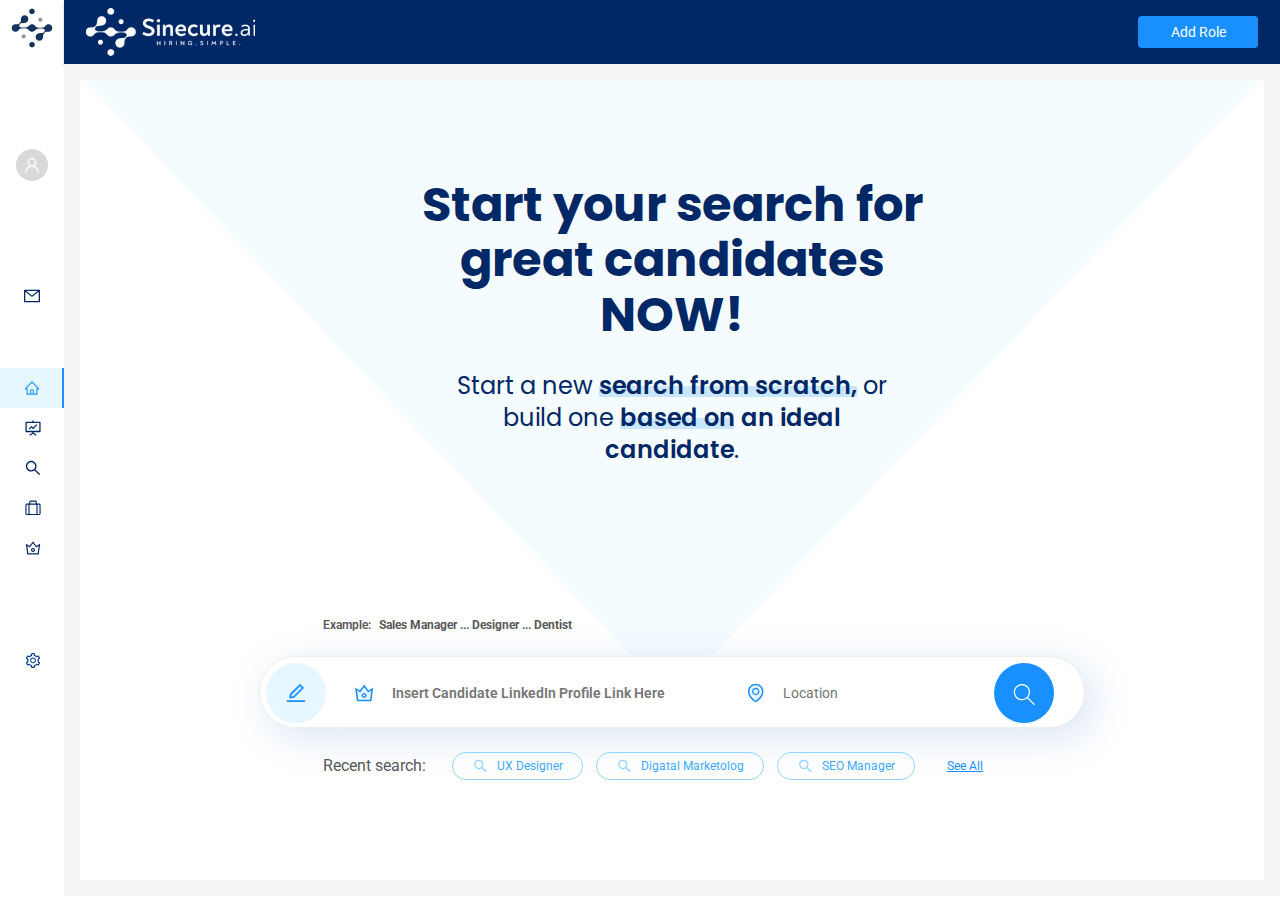
<file: Sinecure-Home/src/pages/step_1.html>
<!DOCTYPE html>
<html lang="en">
	<head>
		<meta charset="UTF-8" />
		<meta name="viewport" content="width=device-width, initial-scale=1.0" />
		<link
			href="https://cdn.jsdelivr.net/npm/bootstrap@5.3.1/dist/css/bootstrap.min.css"
			rel="stylesheet"
			integrity="sha384-4bw+/aepP/YC94hEpVNVgiZdgIC5+VKNBQNGCHeKRQN+PtmoHDEXuppvnDJzQIu9"
			crossorigin="anonymous"
		/>
		<script
			src="https://cdn.jsdelivr.net/npm/bootstrap@5.3.1/dist/js/bootstrap.bundle.min.js"
			integrity="sha384-HwwvtgBNo3bZJJLYd8oVXjrBZt8cqVSpeBNS5n7C8IVInixGAoxmnlMuBnhbgrkm"
			crossorigin="anonymous"
		></script>
		<link rel="stylesheet" href="../../app.css" />
		<script src="./index.js"></script>
		<title>Home</title>
	</head>
	<body>
		<div class="main">
			<div class="side-navbar">
				<div class="center pointer">
					<a href="./step_1.html">
						<img src="../../assets/images/sinecureLogo.png" alt="sidebar logo" class="sidebar-logo" />
					</a>
				</div>
				<div class="profile-icon center">
					<svg
						class="pointer"
						width="32"
						height="32"
						viewBox="0 0 32 32"
						fill="none"
						xmlns="http://www.w3.org/2000/svg"
					>
						<g clip-path="url(#clip0_6930_2259)">
							<rect width="32" height="32" fill="#D9D9D9" />
							<path
								d="M22.0904 20.4227C21.7588 19.6372 21.2776 18.9238 20.6736 18.3221C20.0715 17.7186 19.3581 17.2375 18.5731 16.9053C18.566 16.9018 18.559 16.9 18.552 16.8965C19.6471 16.1055 20.359 14.817 20.359 13.3633C20.359 10.9551 18.4078 9.00391 15.9996 9.00391C13.5914 9.00391 11.6402 10.9551 11.6402 13.3633C11.6402 14.817 12.3522 16.1055 13.4473 16.8982C13.4402 16.9018 13.4332 16.9035 13.4262 16.907C12.6387 17.2393 11.932 17.7156 11.3256 18.3238C10.7222 18.926 10.241 19.6393 9.9088 20.4244C9.58241 21.193 9.40638 22.0171 9.39024 22.852C9.38977 22.8707 9.39306 22.8894 9.39992 22.9068C9.40678 22.9243 9.41706 22.9402 9.43017 22.9537C9.44327 22.9671 9.45893 22.9778 9.47623 22.9851C9.49352 22.9923 9.5121 22.9961 9.53087 22.9961H10.5856C10.6629 22.9961 10.7244 22.9346 10.7262 22.859C10.7613 21.502 11.3063 20.2311 12.2695 19.2678C13.2662 18.2711 14.5899 17.7227 15.9996 17.7227C17.4094 17.7227 18.733 18.2711 19.7297 19.2678C20.693 20.2311 21.2379 21.502 21.2731 22.859C21.2748 22.9363 21.3363 22.9961 21.4137 22.9961H22.4684C22.4871 22.9961 22.5057 22.9923 22.523 22.9851C22.5403 22.9778 22.556 22.9671 22.5691 22.9537C22.5822 22.9402 22.5925 22.9243 22.5993 22.9068C22.6062 22.8894 22.6095 22.8707 22.609 22.852C22.5914 22.0117 22.4174 21.1943 22.0904 20.4227ZM15.9996 16.3867C15.1928 16.3867 14.4334 16.0721 13.8621 15.5008C13.2908 14.9295 12.9762 14.1701 12.9762 13.3633C12.9762 12.5564 13.2908 11.7971 13.8621 11.2258C14.4334 10.6545 15.1928 10.3398 15.9996 10.3398C16.8065 10.3398 17.5658 10.6545 18.1371 11.2258C18.7084 11.7971 19.0231 12.5564 19.0231 13.3633C19.0231 14.1701 18.7084 14.9295 18.1371 15.5008C17.5658 16.0721 16.8065 16.3867 15.9996 16.3867Z"
								fill="white"
							/>
						</g>
						<defs>
							<clipPath id="clip0_6930_2259">
								<rect width="32" height="32" rx="16" fill="white" />
							</clipPath>
						</defs>
					</svg>
				</div>
				<div class="notification-icon pointer center">
					<svg
						class="pointer"
						width="16"
						height="16"
						viewBox="0 0 14 12"
						fill="none"
						xmlns="http://www.w3.org/2000/svg"
					>
						<path
							d="M13.5 0.5H0.5C0.223437 0.5 0 0.723437 0 1V11C0 11.2766 0.223437 11.5 0.5 11.5H13.5C13.7766 11.5 14 11.2766 14 11V1C14 0.723437 13.7766 0.5 13.5 0.5ZM12.875 2.23125V10.375H1.125V2.23125L0.69375 1.89531L1.30781 1.10625L1.97656 1.62656H12.025L12.6938 1.10625L13.3078 1.89531L12.875 2.23125ZM12.025 1.625L7 5.53125L1.975 1.625L1.30625 1.10469L0.692188 1.89375L1.12344 2.22969L6.46094 6.37969C6.61444 6.49894 6.80328 6.56367 6.99766 6.56367C7.19203 6.56367 7.38088 6.49894 7.53438 6.37969L12.875 2.23125L13.3062 1.89531L12.6922 1.10625L12.025 1.625Z"
							fill="#002766"
						/>
					</svg>
				</div>
				<ul class="navbar-list">
					<li class="navbar-list-item center pointer">
						<svg width="16" height="16" viewBox="0 0 16 14" fill="none" xmlns="http://www.w3.org/2000/svg">
							<path
								d="M14.7894 6.89152L8.75192 0.857144L8.34723 0.452456C8.25502 0.360857 8.13033 0.309448 8.00036 0.309448C7.87039 0.309448 7.74569 0.360857 7.65348 0.452456L1.2113 6.89152C1.11681 6.98563 1.04214 7.09772 0.991689 7.22117C0.941237 7.34462 0.916026 7.47692 0.917545 7.61027C0.923795 8.16027 1.38161 8.59933 1.93161 8.59933H2.59567V13.6884H13.405V8.59933H14.0832C14.3504 8.59933 14.6019 8.49464 14.791 8.30558C14.8841 8.21279 14.9578 8.10245 15.008 7.98095C15.0581 7.85945 15.0837 7.72921 15.0832 7.59777C15.0832 7.33214 14.9785 7.08058 14.7894 6.89152ZM8.87536 12.5634H7.12536V9.37589H8.87536V12.5634ZM12.28 7.47433V12.5634H9.87536V9.00089C9.87536 8.65558 9.59567 8.37589 9.25036 8.37589H6.75036C6.40505 8.37589 6.12536 8.65558 6.12536 9.00089V12.5634H3.72067V7.47433H2.22067L8.00192 1.69777L8.36286 2.05871L13.7816 7.47433H12.28Z"
								fill="#002766"
							/>
						</svg>
					</li>
					<li class="navbar-list-item center pointer">
						<svg width="16" height="16" viewBox="0 0 14 14" fill="none" xmlns="http://www.w3.org/2000/svg">
							<path
								d="M3.87713 8.24161C3.92557 8.29005 4.00526 8.29005 4.0537 8.24161L5.64432 6.65099L6.98964 7.99786C7.03807 8.0463 7.11776 8.0463 7.1662 7.99786L10.7021 4.4588C10.7506 4.41036 10.7506 4.33067 10.7021 4.28224L10.1271 3.70723C10.0787 3.6588 9.99901 3.6588 9.95058 3.70723L7.0787 6.58224L5.73339 5.23536C5.68495 5.18692 5.60526 5.18692 5.55682 5.23536L3.30213 7.49005C3.2537 7.53849 3.2537 7.61817 3.30213 7.66661L3.87713 8.24161Z"
								fill="#002766"
							/>
							<path
								d="M13.125 1.5H7.5625V0.5C7.5625 0.43125 7.50625 0.375 7.4375 0.375H6.5625C6.49375 0.375 6.4375 0.43125 6.4375 0.5V1.5H0.875C0.598437 1.5 0.375 1.72344 0.375 2V10.125C0.375 10.4016 0.598437 10.625 0.875 10.625H6.44375V11.125L3.86875 12.8141C3.81094 12.8516 3.79531 12.9281 3.83281 12.9859L4.30625 13.7234V13.725C4.34375 13.7828 4.42188 13.7984 4.47969 13.7609L7 12.1078L9.52031 13.7609C9.57812 13.7984 9.65625 13.7828 9.69375 13.725V13.7234L10.1672 12.9859C10.2047 12.9281 10.1875 12.8516 10.1313 12.8141L7.5625 11.1297V10.625H13.125C13.4016 10.625 13.625 10.4016 13.625 10.125V2C13.625 1.72344 13.4016 1.5 13.125 1.5ZM12.5 9.5H1.5V2.625H12.5V9.5Z"
								fill="#002766"
							/>
						</svg>
					</li>
					<a href="./step_5.html" data-id="step_5">
						<li class="navbar-list-item center pointer">
							<svg width="16" height="16" viewBox="0 0 14 14" fill="none" xmlns="http://www.w3.org/2000/svg">
								<path
									d="M13.2125 12.3516L9.15469 8.29375C9.78438 7.47969 10.125 6.48438 10.125 5.4375C10.125 4.18438 9.63594 3.00937 8.75156 2.12344C7.86719 1.2375 6.68906 0.75 5.4375 0.75C4.18594 0.75 3.00781 1.23906 2.12344 2.12344C1.2375 3.00781 0.75 4.18438 0.75 5.4375C0.75 6.68906 1.23906 7.86719 2.12344 8.75156C3.00781 9.6375 4.18438 10.125 5.4375 10.125C6.48438 10.125 7.47813 9.78438 8.29219 9.15625L12.35 13.2125C12.3619 13.2244 12.376 13.2338 12.3916 13.2403C12.4071 13.2467 12.4238 13.2501 12.4406 13.2501C12.4575 13.2501 12.4741 13.2467 12.4897 13.2403C12.5052 13.2338 12.5194 13.2244 12.5312 13.2125L13.2125 12.5328C13.2244 12.5209 13.2338 12.5068 13.2403 12.4912C13.2467 12.4757 13.2501 12.459 13.2501 12.4422C13.2501 12.4254 13.2467 12.4087 13.2403 12.3931C13.2338 12.3776 13.2244 12.3635 13.2125 12.3516ZM7.9125 7.9125C7.25 8.57344 6.37187 8.9375 5.4375 8.9375C4.50312 8.9375 3.625 8.57344 2.9625 7.9125C2.30156 7.25 1.9375 6.37187 1.9375 5.4375C1.9375 4.50312 2.30156 3.62344 2.9625 2.9625C3.625 2.30156 4.50312 1.9375 5.4375 1.9375C6.37187 1.9375 7.25156 2.3 7.9125 2.9625C8.57344 3.625 8.9375 4.50312 8.9375 5.4375C8.9375 6.37187 8.57344 7.25156 7.9125 7.9125Z"
									fill="#002766"
								/>
							</svg>
						</li>
					</a>
					<a href="./step_6.html" data-id="step_6">
						<li class="navbar-list-item center pointer">
							<svg width="16" height="16" viewBox="0 0 14 13" fill="none" xmlns="http://www.w3.org/2000/svg">
								<path
									d="M12.3333 2.66661H10.3333V1.33327C10.3333 0.597939 9.73534 -6.10352e-05 9.00001 -6.10352e-05H5.00001C4.26468 -6.10352e-05 3.66668 0.597939 3.66668 1.33327V2.66661H1.66668C0.931343 2.66661 0.333344 3.26461 0.333344 3.99994V11.3333C0.333344 12.0686 0.931343 12.6666 1.66668 12.6666H12.3333C13.0687 12.6666 13.6667 12.0686 13.6667 11.3333V3.99994C13.6667 3.26461 13.0687 2.66661 12.3333 2.66661ZM10 3.66652V11.6665H4.00001V3.66652H10ZM9.33334 0.999858V2.66661H4.66668V0.999858H9.33334ZM1.33334 3.66652H3.00001V7.66652V11.6665H2.00001H1.33334V7.66652V3.66652ZM11 11.6665V3.66652H12.6667V11.6665H11Z"
									fill="#002766"
								/>
							</svg>
						</li>
					</a>
					<a href="./step_6_02.html" data-id="step_6_02">
						<li class="navbar-list-item center pointer">
							<svg width="16" height="16" viewBox="0 0 14 12" fill="none" xmlns="http://www.w3.org/2000/svg">
								<path
									d="M13.0561 2.32025L10.0154 4.19369L7.09982 0.304628C7.08809 0.288975 7.07288 0.27627 7.05538 0.267519C7.03789 0.258768 7.0186 0.254211 6.99904 0.254211C6.97948 0.254211 6.96019 0.258768 6.9427 0.267519C6.9252 0.27627 6.90999 0.288975 6.89826 0.304628L3.9842 4.19369L0.942009 2.32025C0.852946 2.26557 0.737321 2.339 0.751383 2.44369L1.94513 11.5156C1.96232 11.639 2.06857 11.7343 2.19513 11.7343H11.8061C11.9311 11.7343 12.0389 11.6406 12.0545 11.5156L13.2483 2.44369C13.2608 2.339 13.1467 2.26557 13.0561 2.32025ZM11.0873 10.6656H2.91076L2.07013 4.26869L4.25451 5.614L6.99982 1.9515L9.74513 5.614L11.9295 4.26869L11.0873 10.6656ZM6.99982 5.95307C6.02951 5.95307 5.24045 6.74213 5.24045 7.71244C5.24045 8.68275 6.02951 9.47182 6.99982 9.47182C7.97013 9.47182 8.7592 8.68275 8.7592 7.71244C8.7592 6.74213 7.97013 5.95307 6.99982 5.95307ZM6.99982 8.46713C6.5842 8.46713 6.2467 8.12963 6.2467 7.71244C6.2467 7.29682 6.5842 6.95775 6.99982 6.95775C7.41545 6.95775 7.75295 7.29525 7.75295 7.71244C7.75295 8.12807 7.41545 8.46713 6.99982 8.46713Z"
									fill="#002766"
								/>
							</svg>
						</li>
					</a>
				</ul>
				<div class="settings-icon pointer center">
					<a href="./step_7.html">
						<svg width="16" height="16" viewBox="0 0 14 15" fill="none" xmlns="http://www.w3.org/2000/svg">
							<path
								d="M13.4506 9.77555L12.4272 8.90055C12.4756 8.60368 12.5006 8.30055 12.5006 7.99743C12.5006 7.6943 12.4756 7.39118 12.4272 7.0943L13.4506 6.2193C13.5278 6.15322 13.5831 6.0652 13.609 5.96695C13.635 5.86871 13.6304 5.76489 13.5959 5.6693L13.5819 5.62867C13.3001 4.84122 12.8782 4.11123 12.3366 3.47399L12.3084 3.44117C12.2427 3.36391 12.1552 3.30837 12.0572 3.28187C11.9593 3.25538 11.8557 3.25916 11.76 3.29274L10.4897 3.7443C10.0209 3.35992 9.4975 3.0568 8.93188 2.8443L8.68656 1.51617C8.66806 1.41624 8.61958 1.3243 8.54757 1.25258C8.47557 1.18085 8.38344 1.13273 8.28344 1.11461L8.24125 1.1068C7.42719 0.959924 6.57094 0.959924 5.75688 1.1068L5.71469 1.11461C5.61468 1.13273 5.52256 1.18085 5.45055 1.25258C5.37855 1.3243 5.33007 1.41624 5.31156 1.51617L5.06469 2.85055C4.50358 3.06309 3.98104 3.36606 3.51781 3.74742L2.23813 3.29274C2.14245 3.2589 2.03874 3.25497 1.94077 3.28149C1.84281 3.308 1.75524 3.3637 1.68969 3.44117L1.66156 3.47399C1.12054 4.11168 0.698713 4.84155 0.416251 5.62867L0.402188 5.6693C0.331876 5.86461 0.389688 6.08336 0.547501 6.2193L1.58344 7.10368C1.535 7.39743 1.51156 7.69742 1.51156 7.99586C1.51156 8.29586 1.535 8.59586 1.58344 8.88805L0.547501 9.77243C0.470307 9.83851 0.415058 9.92653 0.389101 10.0248C0.363144 10.123 0.367708 10.2268 0.402188 10.3224L0.416251 10.3631C0.699063 11.1506 1.11781 11.8771 1.66156 12.5177L1.68969 12.5506C1.7554 12.6278 1.84298 12.6834 1.94088 12.7099C2.03878 12.7364 2.14242 12.7326 2.23813 12.699L3.51781 12.2443C3.98344 12.6271 4.50375 12.9302 5.06469 13.1412L5.31156 14.4756C5.33007 14.5755 5.37855 14.6674 5.45055 14.7391C5.52256 14.8109 5.61468 14.859 5.71469 14.8771L5.75688 14.8849C6.57842 15.0326 7.41971 15.0326 8.24125 14.8849L8.28344 14.8771C8.38344 14.859 8.47557 14.8109 8.54757 14.7391C8.61958 14.6674 8.66806 14.5755 8.68656 14.4756L8.93188 13.1474C9.49727 12.9355 10.0237 12.6314 10.4897 12.2474L11.76 12.699C11.8557 12.7328 11.9594 12.7368 12.0574 12.7102C12.1553 12.6837 12.2429 12.628 12.3084 12.5506L12.3366 12.5177C12.8803 11.8756 13.2991 11.1506 13.5819 10.3631L13.5959 10.3224C13.6663 10.1302 13.6084 9.91149 13.4506 9.77555ZM11.3178 7.27868C11.3569 7.51461 11.3772 7.7568 11.3772 7.99899C11.3772 8.24118 11.3569 8.48336 11.3178 8.7193L11.2147 9.34586L12.3819 10.3443C12.2049 10.7519 11.9816 11.1378 11.7163 11.4943L10.2663 10.9802L9.77563 11.3834C9.40219 11.6896 8.98656 11.9302 8.53656 12.099L7.94125 12.3224L7.66156 13.8381C7.22027 13.8881 6.77473 13.8881 6.33344 13.8381L6.05375 12.3193L5.46313 12.0927C5.01781 11.924 4.60375 11.6834 4.23344 11.3787L3.74281 10.974L2.28344 11.4927C2.01781 11.1349 1.79594 10.749 1.61781 10.3427L2.7975 9.33493L2.69594 8.70993C2.65844 8.47711 2.63813 8.23649 2.63813 7.99899C2.63813 7.75992 2.65688 7.52086 2.69594 7.28805L2.7975 6.66305L1.61781 5.65524C1.79438 5.24742 2.01781 4.86305 2.28344 4.50524L3.74281 5.02399L4.23344 4.6193C4.60375 4.31461 5.01781 4.07399 5.46313 3.90524L6.05531 3.6818L6.335 2.16305C6.77406 2.11305 7.2225 2.11305 7.66313 2.16305L7.94281 3.67867L8.53813 3.90211C8.98656 4.07086 9.40375 4.31149 9.77719 4.61774L10.2678 5.02086L11.7178 4.5068C11.9834 4.86461 12.2053 5.25055 12.3834 5.6568L11.2163 6.65524L11.3178 7.27868ZM7.00063 5.09274C5.48188 5.09274 4.25063 6.32399 4.25063 7.84274C4.25063 9.36149 5.48188 10.5927 7.00063 10.5927C8.51938 10.5927 9.75063 9.36149 9.75063 7.84274C9.75063 6.32399 8.51938 5.09274 7.00063 5.09274ZM8.23813 9.08024C8.07582 9.24301 7.88292 9.37209 7.67055 9.46005C7.45817 9.548 7.2305 9.5931 7.00063 9.59274C6.53344 9.59274 6.09438 9.40993 5.76313 9.08024C5.60035 8.91793 5.47127 8.72504 5.38332 8.51266C5.29536 8.30028 5.25027 8.07261 5.25063 7.84274C5.25063 7.37555 5.43344 6.93649 5.76313 6.60524C6.09438 6.27399 6.53344 6.09274 7.00063 6.09274C7.46781 6.09274 7.90688 6.27399 8.23813 6.60524C8.4009 6.76755 8.52998 6.96044 8.61793 7.17282C8.70589 7.38519 8.75098 7.61287 8.75063 7.84274C8.75063 8.30993 8.56781 8.74899 8.23813 9.08024Z"
								fill="#003A8C"
							/>
						</svg>
					</a>
				</div>
			</div>
			<div class="body">
				<div class="top-navbar">
					<div>
						<img src="../../assets/images/Sinecure_Logo_White.png" alt="sinecureLogo" />
					</div>
					<div class="add-role-button">
						<button class="role-btn">Add Role</button>
					</div>
				</div>
				<div class="hero-wrapper">
					<div class="hero">
						<div class="description">
							<h1>Start your search for great candidates NOW!</h1>
							<h3>
								Start a new <span class="text-underline">search from scratch,</span> or build one
								<span class="text-underline">based on an ideal candidate</span>.
							</h3>
						</div>
						<div class="search-section">
							<h4>
								<span>Example: </span>
								Sales Manager ... Designer ... Dentist
							</h4>
							<div class="serch-fields-wrapper">
								<div class="input-field">
									<svg width="24" height="24" viewBox="0 0 25 24" fill="none" xmlns="http://www.w3.org/2000/svg">
										<path
											opacity="0.1"
											d="M18.4512 6.75703L16.6977 5.03906L8.02125 13.5375L7.64807 15.6234L9.77472 15.2555L18.4512 6.75703Z"
											fill="#1890FF"
										/>
										<path
											d="M21.2954 19.5938H3.68896C3.26554 19.5938 2.92346 19.9289 2.92346 20.3438V21.1875C2.92346 21.2906 3.00958 21.375 3.11484 21.375H21.8696C21.9748 21.375 22.0609 21.2906 22.0609 21.1875V20.3438C22.0609 19.9289 21.7189 19.5938 21.2954 19.5938ZM6.40888 17.625C6.45672 17.625 6.50456 17.6203 6.55241 17.6133L10.5761 16.9219C10.6239 16.9125 10.6694 16.8914 10.7028 16.8563L20.8433 6.92109C20.8655 6.89941 20.8831 6.87366 20.8951 6.8453C20.9071 6.81695 20.9133 6.78656 20.9133 6.75586C20.9133 6.72516 20.9071 6.69477 20.8951 6.66642C20.8831 6.63806 20.8655 6.61231 20.8433 6.59063L16.8675 2.69297C16.8221 2.64844 16.7623 2.625 16.6977 2.625C16.6331 2.625 16.5733 2.64844 16.5278 2.69297L6.38735 12.6281C6.35146 12.6633 6.32993 12.7055 6.32036 12.7523L5.61467 16.6945C5.5914 16.8201 5.59971 16.9493 5.6389 17.071C5.67808 17.1927 5.74694 17.3032 5.83954 17.393C5.99742 17.543 6.19597 17.625 6.40888 17.625ZM8.02121 13.5375L16.6977 5.03906L18.4511 6.75703L9.77468 15.2555L7.64803 15.6234L8.02121 13.5375Z"
											fill="#1890FF"
										/>
									</svg>
								</div>
								<div class="search-container apply-field">
									<div class="input-wrapper">
										<svg width="24" height="24" viewBox="0 0 25 24" fill="none" xmlns="http://www.w3.org/2000/svg">
											<path
												opacity="0.1"
												d="M22.0446 6.65313V6.66485L20.254 20.2727C20.2306 20.4602 20.0688 20.6008 19.8813 20.6008H5.46494C5.2751 20.6008 5.11572 20.4578 5.08994 20.2727L3.29932 6.66485V6.65079V6.68829L5.08994 20.2961C5.11572 20.4813 5.2751 20.6242 5.46494 20.6242H19.8813C20.0688 20.6242 20.2306 20.4836 20.254 20.2961L22.0446 6.68829C22.047 6.67657 22.047 6.66485 22.0446 6.65313Z"
												fill="#1890FF"
											/>
											<path
												opacity="0.1"
												d="M18.8028 18.998L20.0661 9.40274L16.7895 11.4207L12.6716 5.92696L8.5536 11.4207L5.27704 9.40274L6.53798 18.998H18.8028ZM10.0325 14.5684C10.0325 13.1129 11.2161 11.9293 12.6716 11.9293C14.127 11.9293 15.3106 13.1129 15.3106 14.5684V14.5918C15.3106 16.0473 14.127 17.2309 12.6716 17.2309C11.2161 17.2309 10.0325 16.0473 10.0325 14.5918V14.5684Z"
												fill="#1890FF"
											/>
											<path
												d="M12.6712 17.2078C14.122 17.2078 15.3032 16.0312 15.3103 14.5805V14.5687C15.3103 13.1133 14.1267 11.9297 12.6712 11.9297C11.2157 11.9297 10.0321 13.1133 10.0321 14.5687V14.5805C10.0391 16.0312 11.2204 17.2078 12.6712 17.2078ZM12.6712 13.4367C13.2946 13.4367 13.8009 13.943 13.8009 14.5687C13.8009 15.1922 13.2946 15.7008 12.6712 15.7008C12.0477 15.7008 11.5415 15.1945 11.5415 14.5687C11.5415 13.9453 12.0477 13.4367 12.6712 13.4367Z"
												fill="#1890FF"
											/>
											<path
												d="M5.08941 20.2733C5.11519 20.4585 5.27456 20.6015 5.46441 20.6015H19.8808C20.0683 20.6015 20.23 20.4608 20.2535 20.2733L22.0441 6.66552V6.6538C22.0511 6.5038 21.8871 6.40068 21.7558 6.48036L17.1949 9.29052L12.8214 3.45693C12.8038 3.43345 12.781 3.41439 12.7548 3.40126C12.7285 3.38814 12.6996 3.3813 12.6703 3.3813C12.6409 3.3813 12.612 3.38814 12.5857 3.40126C12.5595 3.41439 12.5367 3.43345 12.5191 3.45693L8.148 9.29052L3.58472 6.48036C3.45581 6.40068 3.28941 6.50146 3.29878 6.65146V6.66552L5.08941 20.2733ZM8.55347 11.421L12.6714 5.92724L16.7894 11.421L20.066 9.40302L18.8027 18.9983H6.53784L5.27691 9.40302L8.55347 11.421Z"
												fill="#1890FF"
											/>
										</svg>
										<input
											type="text"
											id="apply-search-input"
											placeholder="Insert Candidate LinkedIn Profile Link Here "
											class="search-input"
										/>
									</div>
									<ul id="options-list" class="options-list">
										<li>UX Designer</li>
										<li>UX Architect</li>
										<li>UX Manager</li>
										<li>UX Researcher</li>
									</ul>
								</div>
								<div class="search-container location-field">
									<div class="input-wrapper">
										<svg width="24" height="24" viewBox="0 0 25 24" fill="none" xmlns="http://www.w3.org/2000/svg">
											<path
												opacity="0.1"
												d="M17.025 5.27109C15.6961 3.97266 13.9289 3.25781 12.0469 3.25781C10.1648 3.25781 8.39766 3.97266 7.06875 5.26875C5.74453 6.5625 5.01562 8.27813 5.01562 10.1039C5.01562 15.7594 10.5023 19.6477 12.0469 20.6297C13.5914 19.6477 19.0781 15.7594 19.0781 10.1039C19.0781 8.27813 18.3492 6.5625 17.025 5.27109ZM12.0469 14.4141C9.76875 14.4141 7.92188 12.5672 7.92188 10.2891C7.92188 8.01094 9.76875 6.16406 12.0469 6.16406C14.325 6.16406 16.1719 8.01094 16.1719 10.2891C16.1719 12.5672 14.325 14.4141 12.0469 14.4141Z"
												fill="#1890FF"
											/>
											<path
												d="M12.0469 6.16406C9.76875 6.16406 7.92188 8.01094 7.92188 10.2891C7.92188 12.5672 9.76875 14.4141 12.0469 14.4141C14.325 14.4141 16.1719 12.5672 16.1719 10.2891C16.1719 8.01094 14.325 6.16406 12.0469 6.16406ZM13.9031 12.1453C13.6597 12.3895 13.3703 12.5831 13.0518 12.715C12.7332 12.847 12.3917 12.9146 12.0469 12.9141C11.3461 12.9141 10.6875 12.6398 10.1906 12.1453C9.94646 11.9018 9.75284 11.6125 9.62091 11.2939C9.48898 10.9754 9.42134 10.6339 9.42188 10.2891C9.42188 9.58828 9.69609 8.92969 10.1906 8.43281C10.6875 7.93594 11.3461 7.66406 12.0469 7.66406C12.7477 7.66406 13.4063 7.93594 13.9031 8.43281C14.4 8.92969 14.6719 9.58828 14.6719 10.2891C14.6719 10.9898 14.4 11.6484 13.9031 12.1453Z"
												fill="#1890FF"
											/>
											<path
												d="M20.0766 6.77578C19.6353 5.75831 18.9991 4.83708 18.2039 4.06406C17.4061 3.28406 16.4655 2.66498 15.4336 2.24062C14.3602 1.79531 13.2211 1.57031 12.0469 1.57031C10.8727 1.57031 9.73359 1.79531 8.66016 2.23828C7.62187 2.66719 6.69141 3.28125 5.88984 4.06172C5.09513 4.83517 4.45902 5.7563 4.01719 6.77344C3.56016 7.82812 3.32812 8.94844 3.32812 10.1016C3.32812 11.7563 3.72422 13.4039 4.50234 14.993C5.12813 16.2703 6.00234 17.5148 7.10391 18.6984C8.98594 20.7188 10.9594 21.9539 11.5195 22.2844C11.6785 22.3783 11.8599 22.4277 12.0445 22.4273C12.2273 22.4273 12.4078 22.3805 12.5695 22.2844C13.1297 21.9539 15.1031 20.7188 16.9852 18.6984C18.0867 17.5172 18.9609 16.2703 19.5867 14.993C20.3695 13.4062 20.7656 11.7609 20.7656 10.1039C20.7656 8.95078 20.5336 7.83047 20.0766 6.77578ZM12.0469 20.6297C10.5023 19.6477 5.01562 15.7594 5.01562 10.1039C5.01562 8.27813 5.74453 6.5625 7.06875 5.26875C8.39766 3.97266 10.1648 3.25781 12.0469 3.25781C13.9289 3.25781 15.6961 3.97266 17.025 5.27109C18.3492 6.5625 19.0781 8.27813 19.0781 10.1039C19.0781 15.7594 13.5914 19.6477 12.0469 20.6297Z"
												fill="#1890FF"
											/>
										</svg>

										<input type="text" id="location-search-input" placeholder="Location" class="search-input" />
									</div>
									<ul id="location-options-list" class="options-list">
										<li>New York</li>
										<li>New Hamption</li>
										<li>New Jersey</li>
										<li>New Orlean</li>
									</ul>
								</div>
								<div class="search-icon pointer">
									<svg width="61" height="60" viewBox="0 0 61 60" fill="none" xmlns="http://www.w3.org/2000/svg">
										<rect x="0.046875" width="60" height="60" rx="30" fill="#1890FF" />
										<path
											d="M27.9219 21C29.4763 21 30.9982 21.4458 32.3068 22.2847C33.6155 23.1236 34.656 24.3202 35.305 25.7327C35.954 27.1452 36.1842 28.7142 35.9683 30.2536C35.7524 31.7929 35.0994 33.2381 34.0869 34.4175L41.1419 41.4725L40.2581 42.3562L33.2019 35.3C32.2067 36.151 31.0206 36.7489 29.7446 37.0428C28.4686 37.3366 27.1404 37.3177 25.8733 36.9877C24.6062 36.6576 23.4376 36.0262 22.467 35.1472C21.4965 34.2682 20.7528 33.1677 20.2992 31.9393C19.8457 30.7109 19.6957 29.3911 19.8622 28.0923C20.0286 26.7935 20.5064 25.5542 21.255 24.4799C22.0037 23.4056 23.0008 22.5281 24.1616 21.9222C25.3224 21.3163 26.6125 20.9999 27.9219 21ZM27.9219 22.25C26.0985 22.25 24.3498 22.9743 23.0605 24.2636C21.7712 25.553 21.0469 27.3016 21.0469 29.125C21.0469 30.9484 21.7712 32.697 23.0605 33.9864C24.3498 35.2757 26.0985 36 27.9219 36C29.7453 36 31.4939 35.2757 32.7833 33.9864C34.0726 32.697 34.7969 30.9484 34.7969 29.125C34.7969 27.3016 34.0726 25.553 32.7833 24.2636C31.4939 22.9743 29.7453 22.25 27.9219 22.25Z"
											fill="white"
										/>
									</svg>
								</div>
							</div>
							<div class="recent-searches">
								<span> Recent search: </span>
								<ul class="recent-search-list">
									<li class="center pointer">
										<div><img src="../../assets/svgs/small_sarch_icon.svg" /></div>
										UX Designer
									</li>
									<li class="center pointer">
										<div><img src="../../assets/svgs/small_sarch_icon.svg" /></div>
										Digatal Marketolog
									</li>
									<li class="center pointer seo-list-item">
										<div><img src="../../assets/svgs/small_sarch_icon.svg" /></div>
										SEO Manager
									</li>
								</ul>
								<button>See All</button>
							</div>
							<!-- <div class="your-choice">
								<span> Your choice: </span>
								<ul class="recent-search-list">
									<li class="center pointer">
										UX Architect
										<div><img src="../../assets/svgs/cancel.svg" /></div>
									</li>
									<li class="center pointer">
										UX Designer
										<div><img src="../../assets/svgs/cancel.svg" /></div>
									</li>
								</ul>
							</div> -->
						</div>
					</div>
				</div>
			</div>
		</div>
		<script>
			const optionsList = document.getElementById('options-list');
			const searchInput = document.getElementById('apply-search-input');
			const locationOptionsList = document.getElementById('location-options-list');
			const locationSearchInput = document.getElementById('location-search-input');
			const applyInputWrapper = document.querySelector('.apply-field .input-wrapper');
			const locationInputWrapper = document.querySelector('.location-field .input-wrapper');

			optionsList.addEventListener('click', function (event) {
				const selectedOption = event.target.textContent;
				searchInput.value = selectedOption;
				applyInputWrapper.classList.add('active-input');
			});

			searchInput.addEventListener('input', function () {
				if (searchInput.value.trim() !== '') {
					applyInputWrapper.classList.add('active-input');
				} else {
					applyInputWrapper.classList.remove('active-input');
				}
			});

			locationSearchInput.addEventListener('input', function () {
				if (locationSearchInput.value.trim() !== '') {
					locationInputWrapper.classList.add('active-input');
				} else {
					locationInputWrapper.classList.remove('active-input');
				}
			});

			locationOptionsList.addEventListener('click', function (event) {
				const selectedLocation = event.target.textContent;
				locationSearchInput.value = selectedLocation;
				locationInputWrapper.classList.add('active-input');
			});
		</script>
		<script>
			var nextButton = document.querySelector('.role-btn');
			nextButton.addEventListener('click', function () {
				window.location.href = '../pages/step_8.html';
			});
		</script>
	</body>
</html>
</file>
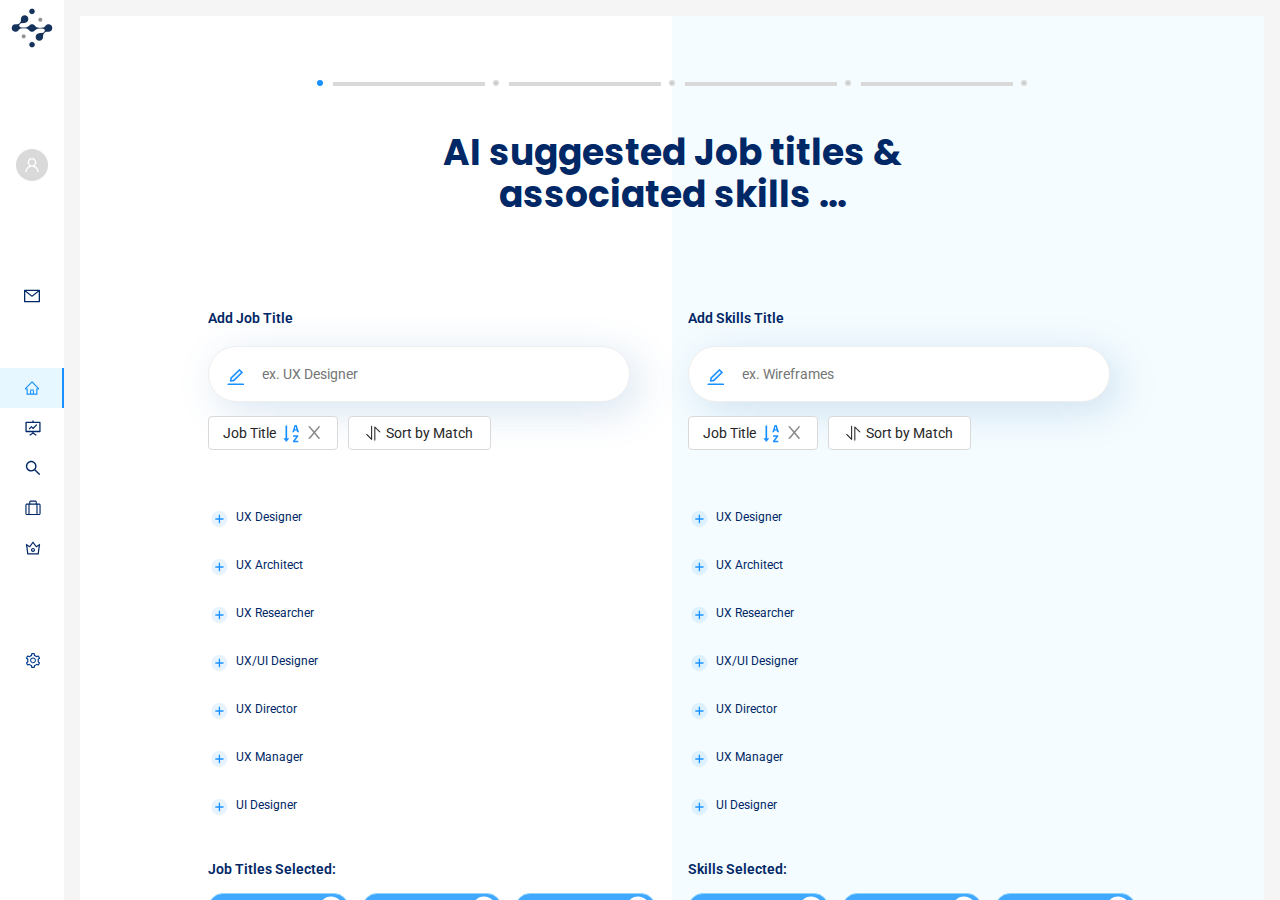
<file: Sinecure-Home/src/pages/step_10.html>
<!DOCTYPE html>
<html lang="en">
	<head>
		<meta charset="UTF-8" />
		<meta name="viewport" content="width=device-width, initial-scale=1.0" />
		<link
			href="https://cdn.jsdelivr.net/npm/bootstrap@5.3.1/dist/css/bootstrap.min.css"
			rel="stylesheet"
			integrity="sha384-4bw+/aepP/YC94hEpVNVgiZdgIC5+VKNBQNGCHeKRQN+PtmoHDEXuppvnDJzQIu9"
			crossorigin="anonymous"
		/>
		<script
			src="https://cdn.jsdelivr.net/npm/bootstrap@5.3.1/dist/js/bootstrap.bundle.min.js"
			integrity="sha384-HwwvtgBNo3bZJJLYd8oVXjrBZt8cqVSpeBNS5n7C8IVInixGAoxmnlMuBnhbgrkm"
			crossorigin="anonymous"
		></script>
		<script src="./index.js"></script>
		<script src="./index.js"></script>

		<link rel="stylesheet" href="../../app.css" />
		<title>Step 2</title>
	</head>
	<body>
		<div class="main">
			<div class="side-navbar">
				<div class="center pointer">
					<a href="./step_1.html">
						<img src="../../assets/images/sinecureLogo.png" alt="sidebar logo" class="sidebar-logo" />
					</a>
				</div>
				<div class="profile-icon center">
					<svg
						class="pointer"
						width="32"
						height="32"
						viewBox="0 0 32 32"
						fill="none"
						xmlns="http://www.w3.org/2000/svg"
					>
						<g clip-path="url(#clip0_6930_2259)">
							<rect width="32" height="32" fill="#D9D9D9" />
							<path
								d="M22.0904 20.4227C21.7588 19.6372 21.2776 18.9238 20.6736 18.3221C20.0715 17.7186 19.3581 17.2375 18.5731 16.9053C18.566 16.9018 18.559 16.9 18.552 16.8965C19.6471 16.1055 20.359 14.817 20.359 13.3633C20.359 10.9551 18.4078 9.00391 15.9996 9.00391C13.5914 9.00391 11.6402 10.9551 11.6402 13.3633C11.6402 14.817 12.3522 16.1055 13.4473 16.8982C13.4402 16.9018 13.4332 16.9035 13.4262 16.907C12.6387 17.2393 11.932 17.7156 11.3256 18.3238C10.7222 18.926 10.241 19.6393 9.9088 20.4244C9.58241 21.193 9.40638 22.0171 9.39024 22.852C9.38977 22.8707 9.39306 22.8894 9.39992 22.9068C9.40678 22.9243 9.41706 22.9402 9.43017 22.9537C9.44327 22.9671 9.45893 22.9778 9.47623 22.9851C9.49352 22.9923 9.5121 22.9961 9.53087 22.9961H10.5856C10.6629 22.9961 10.7244 22.9346 10.7262 22.859C10.7613 21.502 11.3063 20.2311 12.2695 19.2678C13.2662 18.2711 14.5899 17.7227 15.9996 17.7227C17.4094 17.7227 18.733 18.2711 19.7297 19.2678C20.693 20.2311 21.2379 21.502 21.2731 22.859C21.2748 22.9363 21.3363 22.9961 21.4137 22.9961H22.4684C22.4871 22.9961 22.5057 22.9923 22.523 22.9851C22.5403 22.9778 22.556 22.9671 22.5691 22.9537C22.5822 22.9402 22.5925 22.9243 22.5993 22.9068C22.6062 22.8894 22.6095 22.8707 22.609 22.852C22.5914 22.0117 22.4174 21.1943 22.0904 20.4227ZM15.9996 16.3867C15.1928 16.3867 14.4334 16.0721 13.8621 15.5008C13.2908 14.9295 12.9762 14.1701 12.9762 13.3633C12.9762 12.5564 13.2908 11.7971 13.8621 11.2258C14.4334 10.6545 15.1928 10.3398 15.9996 10.3398C16.8065 10.3398 17.5658 10.6545 18.1371 11.2258C18.7084 11.7971 19.0231 12.5564 19.0231 13.3633C19.0231 14.1701 18.7084 14.9295 18.1371 15.5008C17.5658 16.0721 16.8065 16.3867 15.9996 16.3867Z"
								fill="white"
							/>
						</g>
						<defs>
							<clipPath id="clip0_6930_2259">
								<rect width="32" height="32" rx="16" fill="white" />
							</clipPath>
						</defs>
					</svg>
				</div>
				<div class="notification-icon pointer center">
					<svg
						class="pointer"
						width="16"
						height="16"
						viewBox="0 0 14 12"
						fill="none"
						xmlns="http://www.w3.org/2000/svg"
					>
						<path
							d="M13.5 0.5H0.5C0.223437 0.5 0 0.723437 0 1V11C0 11.2766 0.223437 11.5 0.5 11.5H13.5C13.7766 11.5 14 11.2766 14 11V1C14 0.723437 13.7766 0.5 13.5 0.5ZM12.875 2.23125V10.375H1.125V2.23125L0.69375 1.89531L1.30781 1.10625L1.97656 1.62656H12.025L12.6938 1.10625L13.3078 1.89531L12.875 2.23125ZM12.025 1.625L7 5.53125L1.975 1.625L1.30625 1.10469L0.692188 1.89375L1.12344 2.22969L6.46094 6.37969C6.61444 6.49894 6.80328 6.56367 6.99766 6.56367C7.19203 6.56367 7.38088 6.49894 7.53438 6.37969L12.875 2.23125L13.3062 1.89531L12.6922 1.10625L12.025 1.625Z"
							fill="#002766"
						/>
					</svg>
				</div>
				<ul class="navbar-list">
					<li class="navbar-list-item center pointer">
						<svg width="16" height="16" viewBox="0 0 16 14" fill="none" xmlns="http://www.w3.org/2000/svg">
							<path
								d="M14.7894 6.89152L8.75192 0.857144L8.34723 0.452456C8.25502 0.360857 8.13033 0.309448 8.00036 0.309448C7.87039 0.309448 7.74569 0.360857 7.65348 0.452456L1.2113 6.89152C1.11681 6.98563 1.04214 7.09772 0.991689 7.22117C0.941237 7.34462 0.916026 7.47692 0.917545 7.61027C0.923795 8.16027 1.38161 8.59933 1.93161 8.59933H2.59567V13.6884H13.405V8.59933H14.0832C14.3504 8.59933 14.6019 8.49464 14.791 8.30558C14.8841 8.21279 14.9578 8.10245 15.008 7.98095C15.0581 7.85945 15.0837 7.72921 15.0832 7.59777C15.0832 7.33214 14.9785 7.08058 14.7894 6.89152ZM8.87536 12.5634H7.12536V9.37589H8.87536V12.5634ZM12.28 7.47433V12.5634H9.87536V9.00089C9.87536 8.65558 9.59567 8.37589 9.25036 8.37589H6.75036C6.40505 8.37589 6.12536 8.65558 6.12536 9.00089V12.5634H3.72067V7.47433H2.22067L8.00192 1.69777L8.36286 2.05871L13.7816 7.47433H12.28Z"
								fill="#002766"
							/>
						</svg>
					</li>
					<li class="navbar-list-item center pointer">
						<svg width="16" height="16" viewBox="0 0 14 14" fill="none" xmlns="http://www.w3.org/2000/svg">
							<path
								d="M3.87713 8.24161C3.92557 8.29005 4.00526 8.29005 4.0537 8.24161L5.64432 6.65099L6.98964 7.99786C7.03807 8.0463 7.11776 8.0463 7.1662 7.99786L10.7021 4.4588C10.7506 4.41036 10.7506 4.33067 10.7021 4.28224L10.1271 3.70723C10.0787 3.6588 9.99901 3.6588 9.95058 3.70723L7.0787 6.58224L5.73339 5.23536C5.68495 5.18692 5.60526 5.18692 5.55682 5.23536L3.30213 7.49005C3.2537 7.53849 3.2537 7.61817 3.30213 7.66661L3.87713 8.24161Z"
								fill="#002766"
							/>
							<path
								d="M13.125 1.5H7.5625V0.5C7.5625 0.43125 7.50625 0.375 7.4375 0.375H6.5625C6.49375 0.375 6.4375 0.43125 6.4375 0.5V1.5H0.875C0.598437 1.5 0.375 1.72344 0.375 2V10.125C0.375 10.4016 0.598437 10.625 0.875 10.625H6.44375V11.125L3.86875 12.8141C3.81094 12.8516 3.79531 12.9281 3.83281 12.9859L4.30625 13.7234V13.725C4.34375 13.7828 4.42188 13.7984 4.47969 13.7609L7 12.1078L9.52031 13.7609C9.57812 13.7984 9.65625 13.7828 9.69375 13.725V13.7234L10.1672 12.9859C10.2047 12.9281 10.1875 12.8516 10.1313 12.8141L7.5625 11.1297V10.625H13.125C13.4016 10.625 13.625 10.4016 13.625 10.125V2C13.625 1.72344 13.4016 1.5 13.125 1.5ZM12.5 9.5H1.5V2.625H12.5V9.5Z"
								fill="#002766"
							/>
						</svg>
					</li>
					<a href="./step_5.html" data-id="step_5">
						<li class="navbar-list-item center pointer">
							<svg width="16" height="16" viewBox="0 0 14 14" fill="none" xmlns="http://www.w3.org/2000/svg">
								<path
									d="M13.2125 12.3516L9.15469 8.29375C9.78438 7.47969 10.125 6.48438 10.125 5.4375C10.125 4.18438 9.63594 3.00937 8.75156 2.12344C7.86719 1.2375 6.68906 0.75 5.4375 0.75C4.18594 0.75 3.00781 1.23906 2.12344 2.12344C1.2375 3.00781 0.75 4.18438 0.75 5.4375C0.75 6.68906 1.23906 7.86719 2.12344 8.75156C3.00781 9.6375 4.18438 10.125 5.4375 10.125C6.48438 10.125 7.47813 9.78438 8.29219 9.15625L12.35 13.2125C12.3619 13.2244 12.376 13.2338 12.3916 13.2403C12.4071 13.2467 12.4238 13.2501 12.4406 13.2501C12.4575 13.2501 12.4741 13.2467 12.4897 13.2403C12.5052 13.2338 12.5194 13.2244 12.5312 13.2125L13.2125 12.5328C13.2244 12.5209 13.2338 12.5068 13.2403 12.4912C13.2467 12.4757 13.2501 12.459 13.2501 12.4422C13.2501 12.4254 13.2467 12.4087 13.2403 12.3931C13.2338 12.3776 13.2244 12.3635 13.2125 12.3516ZM7.9125 7.9125C7.25 8.57344 6.37187 8.9375 5.4375 8.9375C4.50312 8.9375 3.625 8.57344 2.9625 7.9125C2.30156 7.25 1.9375 6.37187 1.9375 5.4375C1.9375 4.50312 2.30156 3.62344 2.9625 2.9625C3.625 2.30156 4.50312 1.9375 5.4375 1.9375C6.37187 1.9375 7.25156 2.3 7.9125 2.9625C8.57344 3.625 8.9375 4.50312 8.9375 5.4375C8.9375 6.37187 8.57344 7.25156 7.9125 7.9125Z"
									fill="#002766"
								/>
							</svg>
						</li>
					</a>
					<a href="./step_6.html" data-id="step_6">
						<li class="navbar-list-item center pointer">
							<svg width="16" height="16" viewBox="0 0 14 13" fill="none" xmlns="http://www.w3.org/2000/svg">
								<path
									d="M12.3333 2.66661H10.3333V1.33327C10.3333 0.597939 9.73534 -6.10352e-05 9.00001 -6.10352e-05H5.00001C4.26468 -6.10352e-05 3.66668 0.597939 3.66668 1.33327V2.66661H1.66668C0.931343 2.66661 0.333344 3.26461 0.333344 3.99994V11.3333C0.333344 12.0686 0.931343 12.6666 1.66668 12.6666H12.3333C13.0687 12.6666 13.6667 12.0686 13.6667 11.3333V3.99994C13.6667 3.26461 13.0687 2.66661 12.3333 2.66661ZM10 3.66652V11.6665H4.00001V3.66652H10ZM9.33334 0.999858V2.66661H4.66668V0.999858H9.33334ZM1.33334 3.66652H3.00001V7.66652V11.6665H2.00001H1.33334V7.66652V3.66652ZM11 11.6665V3.66652H12.6667V11.6665H11Z"
									fill="#002766"
								/>
							</svg>
						</li>
					</a>
					<a href="./step_6_02.html" data-id="step_6_02">
						<li class="navbar-list-item center pointer">
							<svg width="16" height="16" viewBox="0 0 14 12" fill="none" xmlns="http://www.w3.org/2000/svg">
								<path
									d="M13.0561 2.32025L10.0154 4.19369L7.09982 0.304628C7.08809 0.288975 7.07288 0.27627 7.05538 0.267519C7.03789 0.258768 7.0186 0.254211 6.99904 0.254211C6.97948 0.254211 6.96019 0.258768 6.9427 0.267519C6.9252 0.27627 6.90999 0.288975 6.89826 0.304628L3.9842 4.19369L0.942009 2.32025C0.852946 2.26557 0.737321 2.339 0.751383 2.44369L1.94513 11.5156C1.96232 11.639 2.06857 11.7343 2.19513 11.7343H11.8061C11.9311 11.7343 12.0389 11.6406 12.0545 11.5156L13.2483 2.44369C13.2608 2.339 13.1467 2.26557 13.0561 2.32025ZM11.0873 10.6656H2.91076L2.07013 4.26869L4.25451 5.614L6.99982 1.9515L9.74513 5.614L11.9295 4.26869L11.0873 10.6656ZM6.99982 5.95307C6.02951 5.95307 5.24045 6.74213 5.24045 7.71244C5.24045 8.68275 6.02951 9.47182 6.99982 9.47182C7.97013 9.47182 8.7592 8.68275 8.7592 7.71244C8.7592 6.74213 7.97013 5.95307 6.99982 5.95307ZM6.99982 8.46713C6.5842 8.46713 6.2467 8.12963 6.2467 7.71244C6.2467 7.29682 6.5842 6.95775 6.99982 6.95775C7.41545 6.95775 7.75295 7.29525 7.75295 7.71244C7.75295 8.12807 7.41545 8.46713 6.99982 8.46713Z"
									fill="#002766"
								/>
							</svg>
						</li>
					</a>
				</ul>
				<div class="settings-icon pointer center">
					<a href="./step_7.html">
						<svg width="16" height="16" viewBox="0 0 14 15" fill="none" xmlns="http://www.w3.org/2000/svg">
							<path
								d="M13.4506 9.77555L12.4272 8.90055C12.4756 8.60368 12.5006 8.30055 12.5006 7.99743C12.5006 7.6943 12.4756 7.39118 12.4272 7.0943L13.4506 6.2193C13.5278 6.15322 13.5831 6.0652 13.609 5.96695C13.635 5.86871 13.6304 5.76489 13.5959 5.6693L13.5819 5.62867C13.3001 4.84122 12.8782 4.11123 12.3366 3.47399L12.3084 3.44117C12.2427 3.36391 12.1552 3.30837 12.0572 3.28187C11.9593 3.25538 11.8557 3.25916 11.76 3.29274L10.4897 3.7443C10.0209 3.35992 9.4975 3.0568 8.93188 2.8443L8.68656 1.51617C8.66806 1.41624 8.61958 1.3243 8.54757 1.25258C8.47557 1.18085 8.38344 1.13273 8.28344 1.11461L8.24125 1.1068C7.42719 0.959924 6.57094 0.959924 5.75688 1.1068L5.71469 1.11461C5.61468 1.13273 5.52256 1.18085 5.45055 1.25258C5.37855 1.3243 5.33007 1.41624 5.31156 1.51617L5.06469 2.85055C4.50358 3.06309 3.98104 3.36606 3.51781 3.74742L2.23813 3.29274C2.14245 3.2589 2.03874 3.25497 1.94077 3.28149C1.84281 3.308 1.75524 3.3637 1.68969 3.44117L1.66156 3.47399C1.12054 4.11168 0.698713 4.84155 0.416251 5.62867L0.402188 5.6693C0.331876 5.86461 0.389688 6.08336 0.547501 6.2193L1.58344 7.10368C1.535 7.39743 1.51156 7.69742 1.51156 7.99586C1.51156 8.29586 1.535 8.59586 1.58344 8.88805L0.547501 9.77243C0.470307 9.83851 0.415058 9.92653 0.389101 10.0248C0.363144 10.123 0.367708 10.2268 0.402188 10.3224L0.416251 10.3631C0.699063 11.1506 1.11781 11.8771 1.66156 12.5177L1.68969 12.5506C1.7554 12.6278 1.84298 12.6834 1.94088 12.7099C2.03878 12.7364 2.14242 12.7326 2.23813 12.699L3.51781 12.2443C3.98344 12.6271 4.50375 12.9302 5.06469 13.1412L5.31156 14.4756C5.33007 14.5755 5.37855 14.6674 5.45055 14.7391C5.52256 14.8109 5.61468 14.859 5.71469 14.8771L5.75688 14.8849C6.57842 15.0326 7.41971 15.0326 8.24125 14.8849L8.28344 14.8771C8.38344 14.859 8.47557 14.8109 8.54757 14.7391C8.61958 14.6674 8.66806 14.5755 8.68656 14.4756L8.93188 13.1474C9.49727 12.9355 10.0237 12.6314 10.4897 12.2474L11.76 12.699C11.8557 12.7328 11.9594 12.7368 12.0574 12.7102C12.1553 12.6837 12.2429 12.628 12.3084 12.5506L12.3366 12.5177C12.8803 11.8756 13.2991 11.1506 13.5819 10.3631L13.5959 10.3224C13.6663 10.1302 13.6084 9.91149 13.4506 9.77555ZM11.3178 7.27868C11.3569 7.51461 11.3772 7.7568 11.3772 7.99899C11.3772 8.24118 11.3569 8.48336 11.3178 8.7193L11.2147 9.34586L12.3819 10.3443C12.2049 10.7519 11.9816 11.1378 11.7163 11.4943L10.2663 10.9802L9.77563 11.3834C9.40219 11.6896 8.98656 11.9302 8.53656 12.099L7.94125 12.3224L7.66156 13.8381C7.22027 13.8881 6.77473 13.8881 6.33344 13.8381L6.05375 12.3193L5.46313 12.0927C5.01781 11.924 4.60375 11.6834 4.23344 11.3787L3.74281 10.974L2.28344 11.4927C2.01781 11.1349 1.79594 10.749 1.61781 10.3427L2.7975 9.33493L2.69594 8.70993C2.65844 8.47711 2.63813 8.23649 2.63813 7.99899C2.63813 7.75992 2.65688 7.52086 2.69594 7.28805L2.7975 6.66305L1.61781 5.65524C1.79438 5.24742 2.01781 4.86305 2.28344 4.50524L3.74281 5.02399L4.23344 4.6193C4.60375 4.31461 5.01781 4.07399 5.46313 3.90524L6.05531 3.6818L6.335 2.16305C6.77406 2.11305 7.2225 2.11305 7.66313 2.16305L7.94281 3.67867L8.53813 3.90211C8.98656 4.07086 9.40375 4.31149 9.77719 4.61774L10.2678 5.02086L11.7178 4.5068C11.9834 4.86461 12.2053 5.25055 12.3834 5.6568L11.2163 6.65524L11.3178 7.27868ZM7.00063 5.09274C5.48188 5.09274 4.25063 6.32399 4.25063 7.84274C4.25063 9.36149 5.48188 10.5927 7.00063 10.5927C8.51938 10.5927 9.75063 9.36149 9.75063 7.84274C9.75063 6.32399 8.51938 5.09274 7.00063 5.09274ZM8.23813 9.08024C8.07582 9.24301 7.88292 9.37209 7.67055 9.46005C7.45817 9.548 7.2305 9.5931 7.00063 9.59274C6.53344 9.59274 6.09438 9.40993 5.76313 9.08024C5.60035 8.91793 5.47127 8.72504 5.38332 8.51266C5.29536 8.30028 5.25027 8.07261 5.25063 7.84274C5.25063 7.37555 5.43344 6.93649 5.76313 6.60524C6.09438 6.27399 6.53344 6.09274 7.00063 6.09274C7.46781 6.09274 7.90688 6.27399 8.23813 6.60524C8.4009 6.76755 8.52998 6.96044 8.61793 7.17282C8.70589 7.38519 8.75098 7.61287 8.75063 7.84274C8.75063 8.30993 8.56781 8.74899 8.23813 9.08024Z"
								fill="#003A8C"
							/>
						</svg>
					</a>
				</div>
			</div>
			<div class="body body-wrapper">
				<div class="step-ten-hero">
					<div class="stepper-horizontal" id="stepper1">
						<div class="step editing">
							<div class="step-circle"></div>
							<div class="step-bar-left"></div>
							<div class="step-bar-right"></div>
						</div>
						<div class="step">
							<div class="step-circle"></div>
							<div class="step-bar-left"></div>
							<div class="step-bar-right"></div>
						</div>
						<div class="step">
							<div class="step-circle"></div>
							<div class="step-bar-left"></div>
							<div class="step-bar-right"></div>
						</div>
						<div class="step">
							<div class="step-circle"></div>
							<div class="step-bar-left"></div>
							<div class="step-bar-right"></div>
						</div>
						<div class="step">
							<div class="step-circle"></div>
							<div class="step-bar-left"></div>
							<div class="step-bar-right"></div>
						</div>
					</div>
					<!-- <button onclick="nextStep()">Next</button> -->
					<div class="headings-section d-flex d-col">
						<div class="heading center text-center">
							<h1>AI suggested Job titles & associated skills ...</h1>
						</div>
					</div>
					<div class="skils-detail-section input-section-wrapper">
						<div class="search-fields-wrapper d-flex">
							<div class="search-container job-title">
								<div>
									<span>Add Job Title</span>
									<div class="input-wrapper">
										<svg width="24" height="24" viewBox="0 0 25 24" fill="none" xmlns="http://www.w3.org/2000/svg">
											<path
												opacity="0.1"
												d="M18.4512 6.75703L16.6977 5.03906L8.02125 13.5375L7.64807 15.6234L9.77472 15.2555L18.4512 6.75703Z"
												fill="#1890FF"
											/>
											<path
												d="M21.2954 19.5938H3.68896C3.26554 19.5938 2.92346 19.9289 2.92346 20.3438V21.1875C2.92346 21.2906 3.00958 21.375 3.11484 21.375H21.8696C21.9748 21.375 22.0609 21.2906 22.0609 21.1875V20.3438C22.0609 19.9289 21.7189 19.5938 21.2954 19.5938ZM6.40888 17.625C6.45672 17.625 6.50456 17.6203 6.55241 17.6133L10.5761 16.9219C10.6239 16.9125 10.6694 16.8914 10.7028 16.8563L20.8433 6.92109C20.8655 6.89941 20.8831 6.87366 20.8951 6.8453C20.9071 6.81695 20.9133 6.78656 20.9133 6.75586C20.9133 6.72516 20.9071 6.69477 20.8951 6.66642C20.8831 6.63806 20.8655 6.61231 20.8433 6.59063L16.8675 2.69297C16.8221 2.64844 16.7623 2.625 16.6977 2.625C16.6331 2.625 16.5733 2.64844 16.5278 2.69297L6.38735 12.6281C6.35146 12.6633 6.32993 12.7055 6.32036 12.7523L5.61467 16.6945C5.5914 16.8201 5.59971 16.9493 5.6389 17.071C5.67808 17.1927 5.74694 17.3032 5.83954 17.393C5.99742 17.543 6.19597 17.625 6.40888 17.625ZM8.02121 13.5375L16.6977 5.03906L18.4511 6.75703L9.77468 15.2555L7.64803 15.6234L8.02121 13.5375Z"
												fill="#1890FF"
											/>
										</svg>
										<input type="text" id="job-title-search-input" placeholder="ex. UX Designer" class="search-input" />
									</div>
									<ul id="options-list" class="options-list">
										<li>UX Designer</li>
										<li>UX Architect</li>
										<li>UX Manager</li>
										<li>UX Researcher</li>
									</ul>
									<div class="sorting-buttons d-flex">
										<div class="title-sort">
											<button class="title-sort-button">
												Job Title
												<svg width="25" height="25" viewBox="0 0 25 25" fill="none" xmlns="http://www.w3.org/2000/svg">
													<path
														d="M19.8786 10.8515L17.7552 4.21162C17.7414 4.16719 17.7137 4.12838 17.6761 4.10094C17.6385 4.0735 17.5931 4.05889 17.5466 4.05927H15.7325C15.6364 4.05927 15.5544 4.12021 15.5239 4.21162L13.3841 10.8515C13.3771 10.8726 13.3724 10.896 13.3724 10.9194C13.3724 11.039 13.4708 11.1374 13.5903 11.1374H14.9122C15.0107 11.1374 15.095 11.0718 15.1232 10.978L15.5333 9.53427H17.6193L18.0247 10.9757C18.0505 11.0694 18.1372 11.1351 18.2357 11.1351H19.67C19.6935 11.1351 19.7146 11.1327 19.7357 11.1257C19.7919 11.1069 19.8364 11.0694 19.8646 11.0179C19.8903 10.9663 19.895 10.9077 19.8786 10.8515ZM15.7466 8.31318L16.5153 5.57333H16.663L17.4153 8.31318H15.7466ZM19.1099 19.8655H16.0724V19.8561L19.1802 15.4288C19.206 15.3913 19.22 15.3491 19.22 15.3022V14.4491C19.22 14.3296 19.1216 14.2311 19.0021 14.2311H14.2208C14.1013 14.2311 14.0028 14.3296 14.0028 14.4491V15.4569C14.0028 15.5765 14.1013 15.6749 14.2208 15.6749H17.0943V15.6843L13.9747 20.1116C13.9487 20.1487 13.9348 20.1929 13.9349 20.2382V21.0913C13.9349 21.2108 14.0333 21.3093 14.1528 21.3093H19.1075C19.2271 21.3093 19.3255 21.2108 19.3255 21.0913V20.0835C19.3258 20.055 19.3205 20.0267 19.3098 20.0003C19.2991 19.9738 19.2832 19.9498 19.2632 19.9295C19.2431 19.9092 19.2193 19.8931 19.1929 19.8822C19.1666 19.8712 19.1384 19.8655 19.1099 19.8655ZM9.9505 17.1374H8.16925V4.71552C8.16925 4.6124 8.08488 4.52802 7.98175 4.52802H6.66925C6.56613 4.52802 6.48175 4.6124 6.48175 4.71552V17.1374H4.7005C4.54347 17.1374 4.45441 17.3202 4.55285 17.4421L7.17785 20.7679C7.19539 20.7903 7.2178 20.8084 7.24338 20.8209C7.26896 20.8333 7.29705 20.8398 7.3255 20.8398C7.35396 20.8398 7.38205 20.8333 7.40763 20.8209C7.43321 20.8084 7.45562 20.7903 7.47316 20.7679L10.0982 17.4421C10.1943 17.3202 10.1075 17.1374 9.9505 17.1374Z"
														fill="#1890FF"
													/>
												</svg>
												<svg width="14" height="14" viewBox="0 0 10 10" fill="none" xmlns="http://www.w3.org/2000/svg">
													<path
														d="M5.90808 4.68457L9.49695 0.406641C9.5571 0.335547 9.50652 0.227539 9.41355 0.227539H8.32253C8.25828 0.227539 8.19675 0.25625 8.15437 0.305469L5.19441 3.83418L2.23445 0.305469C2.19343 0.25625 2.13191 0.227539 2.06628 0.227539H0.975268C0.8823 0.227539 0.831714 0.335547 0.89187 0.406641L4.48074 4.68457L0.89187 8.9625C0.878394 8.97835 0.869749 8.99773 0.866961 9.01834C0.864172 9.03895 0.867357 9.05994 0.876138 9.07879C0.884919 9.09765 0.898927 9.11359 0.916498 9.12473C0.93407 9.13586 0.954467 9.14172 0.975268 9.1416H2.06628C2.13054 9.1416 2.19207 9.11289 2.23445 9.06367L5.19441 5.53496L8.15437 9.06367C8.19538 9.11289 8.25691 9.1416 8.32253 9.1416H9.41355C9.50652 9.1416 9.5571 9.03359 9.49695 8.9625L5.90808 4.68457Z"
														fill="#8C8C8C"
													/>
												</svg>
											</button>
										</div>
										<div class="match-sort">
											<button class="match-sort-button">
												<svg width="16" height="16" viewBox="0 0 14 15" fill="none" xmlns="http://www.w3.org/2000/svg">
													<path
														d="M5.20722 1.18457C5.20722 1.05196 5.2599 0.924785 5.35367 0.831017C5.44743 0.737249 5.57461 0.68457 5.70722 0.68457C5.83983 0.68457 5.96701 0.737249 6.06077 0.831017C6.15454 0.924785 6.20722 1.05196 6.20722 1.18457V13.4776C6.2072 13.5764 6.1779 13.673 6.12302 13.7552C6.06814 13.8373 5.99014 13.9014 5.89887 13.9393C5.80761 13.9772 5.70716 13.9871 5.61022 13.968C5.51329 13.9488 5.4242 13.9013 5.35422 13.8316L0.70622 9.18457C0.659657 9.13812 0.622714 9.08295 0.597507 9.0222C0.572301 8.96146 0.559326 8.89634 0.559326 8.83057C0.559326 8.7648 0.572301 8.69968 0.597507 8.63894C0.622714 8.57819 0.659657 8.52302 0.70622 8.47657H0.70822C0.801943 8.38314 0.928883 8.33068 1.06122 8.33068C1.19356 8.33068 1.3205 8.38314 1.41422 8.47657L5.20722 12.2726V1.18457ZM8.20722 1.89157C8.20744 1.79284 8.23688 1.69639 8.29184 1.61436C8.34679 1.53234 8.4248 1.46843 8.51603 1.43067C8.60725 1.39292 8.70762 1.38302 8.80446 1.40222C8.90131 1.42142 8.9903 1.46887 9.06022 1.53857L13.7082 6.18457C13.7548 6.23102 13.7917 6.28619 13.8169 6.34694C13.8421 6.40768 13.8551 6.4728 13.8551 6.53857C13.8551 6.60434 13.8421 6.66946 13.8169 6.7302C13.7917 6.79095 13.7548 6.84612 13.7082 6.89257H13.7062C13.6125 6.986 13.4856 7.03846 13.3532 7.03846C13.2209 7.03846 13.0939 6.986 13.0002 6.89257L9.20722 3.09857V14.1846C9.20722 14.3172 9.15454 14.4444 9.06077 14.5381C8.96701 14.6319 8.83983 14.6846 8.70722 14.6846C8.57461 14.6846 8.44743 14.6319 8.35367 14.5381C8.2599 14.4444 8.20722 14.3172 8.20722 14.1846V1.89157Z"
														fill="#262626"
													/>
												</svg>
												Sort by Match
											</button>
										</div>
									</div>
									<div class="listing-wrapper d-flex d-col">
										<ul class="graph-listing d-flex d-col">
											<li class="d-flex">
												<div class="d-flex">
													<img src="../../assets/svgs/add_title_icon.svg" />
												</div>
												<div class="progress-bar-section">
													<span> UX Designer </span>
													<div class="linear-progress-wrapper d-flex d-col">
														<div class="progress">
															<div
																class="progress-bar"
																role="progressbar"
																style="width: 80%"
																aria-valuenow="80"
																aria-valuemin="0"
																aria-valuemax="100"
															></div>
														</div>
													</div>
												</div>
											</li>
											<li class="d-flex">
												<div class="d-flex">
													<img src="../../assets/svgs/add_title_icon.svg" />
												</div>
												<div class="progress-bar-section">
													<span> UX Architect </span>
													<div class="linear-progress-wrapper d-flex d-col">
														<div class="progress">
															<div
																class="progress-bar"
																role="progressbar"
																style="width: 80%"
																aria-valuenow="80"
																aria-valuemin="0"
																aria-valuemax="100"
															></div>
														</div>
													</div>
												</div>
											</li>
											<li class="d-flex">
												<div class="d-flex">
													<img src="../../assets/svgs/add_title_icon.svg" />
												</div>
												<div class="progress-bar-section">
													<span> UX Researcher </span>
													<div class="linear-progress-wrapper d-flex d-col">
														<div class="progress">
															<div
																class="progress-bar"
																role="progressbar"
																style="width: 80%"
																aria-valuenow="80"
																aria-valuemin="0"
																aria-valuemax="100"
															></div>
														</div>
													</div>
												</div>
											</li>
											<li class="d-flex">
												<div class="d-flex">
													<img src="../../assets/svgs/add_title_icon.svg" />
												</div>
												<div class="progress-bar-section">
													<span> UX/UI Designer </span>
													<div class="linear-progress-wrapper d-flex d-col">
														<div class="progress">
															<div
																class="progress-bar"
																role="progressbar"
																style="width: 80%"
																aria-valuenow="80"
																aria-valuemin="0"
																aria-valuemax="100"
															></div>
														</div>
													</div>
												</div>
											</li>
											<li class="d-flex">
												<div class="d-flex">
													<img src="../../assets/svgs/add_title_icon.svg" />
												</div>
												<div class="progress-bar-section">
													<span> UX Director </span>
													<div class="linear-progress-wrapper d-flex d-col">
														<div class="progress">
															<div
																class="progress-bar"
																role="progressbar"
																style="width: 80%"
																aria-valuenow="80"
																aria-valuemin="0"
																aria-valuemax="100"
															></div>
														</div>
													</div>
												</div>
											</li>
											<li class="d-flex">
												<div class="d-flex">
													<img src="../../assets/svgs/add_title_icon.svg" />
												</div>
												<div class="progress-bar-section">
													<span> UX Manager </span>
													<div class="linear-progress-wrapper d-flex d-col">
														<div class="progress">
															<div
																class="progress-bar"
																role="progressbar"
																style="width: 80%"
																aria-valuenow="80"
																aria-valuemin="0"
																aria-valuemax="100"
															></div>
														</div>
													</div>
												</div>
											</li>
											<li class="d-flex">
												<div class="d-flex">
													<img src="../../assets/svgs/add_title_icon.svg" />
												</div>
												<div class="progress-bar-section">
													<span> UI Designer </span>
													<div class="linear-progress-wrapper d-flex d-col">
														<div class="progress">
															<div
																class="progress-bar"
																role="progressbar"
																style="width: 80%"
																aria-valuenow="80"
																aria-valuemin="0"
																aria-valuemax="100"
															></div>
														</div>
													</div>
												</div>
											</li>
											<li class="d-flex">
												<div class="d-flex">
													<img src="../../assets/svgs/add_title_icon.svg" />
												</div>
												<div class="progress-bar-section">
													<span> UX/UI Designer </span>
													<div class="linear-progress-wrapper d-flex d-col">
														<div class="progress">
															<div
																class="progress-bar"
																role="progressbar"
																style="width: 80%"
																aria-valuenow="80"
																aria-valuemin="0"
																aria-valuemax="100"
															></div>
														</div>
													</div>
												</div>
											</li>
											<li class="d-flex">
												<div class="d-flex">
													<img src="../../assets/svgs/add_title_icon.svg" />
												</div>
												<div class="progress-bar-section">
													<span> UX Director </span>
													<div class="linear-progress-wrapper d-flex d-col">
														<div class="progress">
															<div
																class="progress-bar"
																role="progressbar"
																style="width: 80%"
																aria-valuenow="80"
																aria-valuemin="0"
																aria-valuemax="100"
															></div>
														</div>
													</div>
												</div>
											</li>
											<li class="d-flex">
												<div class="d-flex">
													<img src="../../assets/svgs/add_title_icon.svg" />
												</div>
												<div class="progress-bar-section">
													<span> UX Manager </span>
													<div class="linear-progress-wrapper d-flex d-col">
														<div class="progress">
															<div
																class="progress-bar"
																role="progressbar"
																style="width: 80%"
																aria-valuenow="80"
																aria-valuemin="0"
																aria-valuemax="100"
															></div>
														</div>
													</div>
												</div>
											</li>
											<li class="d-flex">
												<div class="d-flex">
													<img src="../../assets/svgs/add_title_icon.svg" />
												</div>
												<div class="progress-bar-section">
													<span> UI Designer </span>
													<div class="linear-progress-wrapper d-flex d-col">
														<div class="progress">
															<div
																class="progress-bar"
																role="progressbar"
																style="width: 80%"
																aria-valuenow="80"
																aria-valuemin="0"
																aria-valuemax="100"
															></div>
														</div>
													</div>
												</div>
											</li>
										</ul>
									</div>
									<div class="job-titles d-flex d-col">
										<span> Job titles Selected: </span>
										<ul class="job-titles-list d-flex">
											<li class="center pointer">
												UX Architect
												<div><img src="../../assets/svgs/cancel.svg" /></div>
											</li>
											<li class="center pointer">
												UX Architect
												<div><img src="../../assets/svgs/cancel.svg" /></div>
											</li>
											<li class="center pointer">
												UX Architect
												<div><img src="../../assets/svgs/cancel.svg" /></div>
											</li>
										</ul>
									</div>
								</div>
							</div>
							<div class="search-container apply-field">
								<div>
									<span>Add Skills Title</span>
									<div class="input-wrapper">
										<svg width="24" height="24" viewBox="0 0 25 24" fill="none" xmlns="http://www.w3.org/2000/svg">
											<path
												opacity="0.1"
												d="M18.4512 6.75703L16.6977 5.03906L8.02125 13.5375L7.64807 15.6234L9.77472 15.2555L18.4512 6.75703Z"
												fill="#1890FF"
											/>
											<path
												d="M21.2954 19.5938H3.68896C3.26554 19.5938 2.92346 19.9289 2.92346 20.3438V21.1875C2.92346 21.2906 3.00958 21.375 3.11484 21.375H21.8696C21.9748 21.375 22.0609 21.2906 22.0609 21.1875V20.3438C22.0609 19.9289 21.7189 19.5938 21.2954 19.5938ZM6.40888 17.625C6.45672 17.625 6.50456 17.6203 6.55241 17.6133L10.5761 16.9219C10.6239 16.9125 10.6694 16.8914 10.7028 16.8563L20.8433 6.92109C20.8655 6.89941 20.8831 6.87366 20.8951 6.8453C20.9071 6.81695 20.9133 6.78656 20.9133 6.75586C20.9133 6.72516 20.9071 6.69477 20.8951 6.66642C20.8831 6.63806 20.8655 6.61231 20.8433 6.59063L16.8675 2.69297C16.8221 2.64844 16.7623 2.625 16.6977 2.625C16.6331 2.625 16.5733 2.64844 16.5278 2.69297L6.38735 12.6281C6.35146 12.6633 6.32993 12.7055 6.32036 12.7523L5.61467 16.6945C5.5914 16.8201 5.59971 16.9493 5.6389 17.071C5.67808 17.1927 5.74694 17.3032 5.83954 17.393C5.99742 17.543 6.19597 17.625 6.40888 17.625ZM8.02121 13.5375L16.6977 5.03906L18.4511 6.75703L9.77468 15.2555L7.64803 15.6234L8.02121 13.5375Z"
												fill="#1890FF"
											/>
										</svg>
										<input type="text" id="apply-search-input" placeholder="ex. Wireframes" class="search-input" />
									</div>
									<ul id="options-list" class="options-list">
										<li>UX Designer</li>
										<li>UX Architect</li>
										<li>UX Manager</li>
										<li>UX Researcher</li>
									</ul>
									<div class="sorting-buttons d-flex">
										<div class="title-sort">
											<button class="title-sort-button">
												Job Title
												<svg width="25" height="25" viewBox="0 0 25 25" fill="none" xmlns="http://www.w3.org/2000/svg">
													<path
														d="M19.8786 10.8515L17.7552 4.21162C17.7414 4.16719 17.7137 4.12838 17.6761 4.10094C17.6385 4.0735 17.5931 4.05889 17.5466 4.05927H15.7325C15.6364 4.05927 15.5544 4.12021 15.5239 4.21162L13.3841 10.8515C13.3771 10.8726 13.3724 10.896 13.3724 10.9194C13.3724 11.039 13.4708 11.1374 13.5903 11.1374H14.9122C15.0107 11.1374 15.095 11.0718 15.1232 10.978L15.5333 9.53427H17.6193L18.0247 10.9757C18.0505 11.0694 18.1372 11.1351 18.2357 11.1351H19.67C19.6935 11.1351 19.7146 11.1327 19.7357 11.1257C19.7919 11.1069 19.8364 11.0694 19.8646 11.0179C19.8903 10.9663 19.895 10.9077 19.8786 10.8515ZM15.7466 8.31318L16.5153 5.57333H16.663L17.4153 8.31318H15.7466ZM19.1099 19.8655H16.0724V19.8561L19.1802 15.4288C19.206 15.3913 19.22 15.3491 19.22 15.3022V14.4491C19.22 14.3296 19.1216 14.2311 19.0021 14.2311H14.2208C14.1013 14.2311 14.0028 14.3296 14.0028 14.4491V15.4569C14.0028 15.5765 14.1013 15.6749 14.2208 15.6749H17.0943V15.6843L13.9747 20.1116C13.9487 20.1487 13.9348 20.1929 13.9349 20.2382V21.0913C13.9349 21.2108 14.0333 21.3093 14.1528 21.3093H19.1075C19.2271 21.3093 19.3255 21.2108 19.3255 21.0913V20.0835C19.3258 20.055 19.3205 20.0267 19.3098 20.0003C19.2991 19.9738 19.2832 19.9498 19.2632 19.9295C19.2431 19.9092 19.2193 19.8931 19.1929 19.8822C19.1666 19.8712 19.1384 19.8655 19.1099 19.8655ZM9.9505 17.1374H8.16925V4.71552C8.16925 4.6124 8.08488 4.52802 7.98175 4.52802H6.66925C6.56613 4.52802 6.48175 4.6124 6.48175 4.71552V17.1374H4.7005C4.54347 17.1374 4.45441 17.3202 4.55285 17.4421L7.17785 20.7679C7.19539 20.7903 7.2178 20.8084 7.24338 20.8209C7.26896 20.8333 7.29705 20.8398 7.3255 20.8398C7.35396 20.8398 7.38205 20.8333 7.40763 20.8209C7.43321 20.8084 7.45562 20.7903 7.47316 20.7679L10.0982 17.4421C10.1943 17.3202 10.1075 17.1374 9.9505 17.1374Z"
														fill="#1890FF"
													/>
												</svg>
												<svg width="14" height="14" viewBox="0 0 10 10" fill="none" xmlns="http://www.w3.org/2000/svg">
													<path
														d="M5.90808 4.68457L9.49695 0.406641C9.5571 0.335547 9.50652 0.227539 9.41355 0.227539H8.32253C8.25828 0.227539 8.19675 0.25625 8.15437 0.305469L5.19441 3.83418L2.23445 0.305469C2.19343 0.25625 2.13191 0.227539 2.06628 0.227539H0.975268C0.8823 0.227539 0.831714 0.335547 0.89187 0.406641L4.48074 4.68457L0.89187 8.9625C0.878394 8.97835 0.869749 8.99773 0.866961 9.01834C0.864172 9.03895 0.867357 9.05994 0.876138 9.07879C0.884919 9.09765 0.898927 9.11359 0.916498 9.12473C0.93407 9.13586 0.954467 9.14172 0.975268 9.1416H2.06628C2.13054 9.1416 2.19207 9.11289 2.23445 9.06367L5.19441 5.53496L8.15437 9.06367C8.19538 9.11289 8.25691 9.1416 8.32253 9.1416H9.41355C9.50652 9.1416 9.5571 9.03359 9.49695 8.9625L5.90808 4.68457Z"
														fill="#8C8C8C"
													/>
												</svg>
											</button>
										</div>
										<div class="match-sort">
											<button class="match-sort-button">
												<svg width="16" height="16" viewBox="0 0 14 15" fill="none" xmlns="http://www.w3.org/2000/svg">
													<path
														d="M5.20722 1.18457C5.20722 1.05196 5.2599 0.924785 5.35367 0.831017C5.44743 0.737249 5.57461 0.68457 5.70722 0.68457C5.83983 0.68457 5.96701 0.737249 6.06077 0.831017C6.15454 0.924785 6.20722 1.05196 6.20722 1.18457V13.4776C6.2072 13.5764 6.1779 13.673 6.12302 13.7552C6.06814 13.8373 5.99014 13.9014 5.89887 13.9393C5.80761 13.9772 5.70716 13.9871 5.61022 13.968C5.51329 13.9488 5.4242 13.9013 5.35422 13.8316L0.70622 9.18457C0.659657 9.13812 0.622714 9.08295 0.597507 9.0222C0.572301 8.96146 0.559326 8.89634 0.559326 8.83057C0.559326 8.7648 0.572301 8.69968 0.597507 8.63894C0.622714 8.57819 0.659657 8.52302 0.70622 8.47657H0.70822C0.801943 8.38314 0.928883 8.33068 1.06122 8.33068C1.19356 8.33068 1.3205 8.38314 1.41422 8.47657L5.20722 12.2726V1.18457ZM8.20722 1.89157C8.20744 1.79284 8.23688 1.69639 8.29184 1.61436C8.34679 1.53234 8.4248 1.46843 8.51603 1.43067C8.60725 1.39292 8.70762 1.38302 8.80446 1.40222C8.90131 1.42142 8.9903 1.46887 9.06022 1.53857L13.7082 6.18457C13.7548 6.23102 13.7917 6.28619 13.8169 6.34694C13.8421 6.40768 13.8551 6.4728 13.8551 6.53857C13.8551 6.60434 13.8421 6.66946 13.8169 6.7302C13.7917 6.79095 13.7548 6.84612 13.7082 6.89257H13.7062C13.6125 6.986 13.4856 7.03846 13.3532 7.03846C13.2209 7.03846 13.0939 6.986 13.0002 6.89257L9.20722 3.09857V14.1846C9.20722 14.3172 9.15454 14.4444 9.06077 14.5381C8.96701 14.6319 8.83983 14.6846 8.70722 14.6846C8.57461 14.6846 8.44743 14.6319 8.35367 14.5381C8.2599 14.4444 8.20722 14.3172 8.20722 14.1846V1.89157Z"
														fill="#262626"
													/>
												</svg>
												Sort by Match
											</button>
										</div>
									</div>
									<div class="listing-wrapper d-flex d-col">
										<ul class="graph-listing d-flex d-col">
											<li class="d-flex">
												<div class="d-flex">
													<img src="../../assets/svgs/add_title_icon.svg" />
												</div>
												<div class="progress-bar-section">
													<span> UX Designer </span>
													<div class="linear-progress-wrapper d-flex d-col">
														<div class="progress">
															<div
																class="progress-bar"
																role="progressbar"
																style="width: 80%"
																aria-valuenow="80"
																aria-valuemin="0"
																aria-valuemax="100"
															></div>
														</div>
													</div>
												</div>
											</li>
											<li class="d-flex">
												<div class="d-flex">
													<img src="../../assets/svgs/add_title_icon.svg" />
												</div>
												<div class="progress-bar-section">
													<span> UX Architect </span>
													<div class="linear-progress-wrapper d-flex d-col">
														<div class="progress">
															<div
																class="progress-bar"
																role="progressbar"
																style="width: 80%"
																aria-valuenow="80"
																aria-valuemin="0"
																aria-valuemax="100"
															></div>
														</div>
													</div>
												</div>
											</li>
											<li class="d-flex">
												<div class="d-flex">
													<img src="../../assets/svgs/add_title_icon.svg" />
												</div>
												<div class="progress-bar-section">
													<span> UX Researcher </span>
													<div class="linear-progress-wrapper d-flex d-col">
														<div class="progress">
															<div
																class="progress-bar"
																role="progressbar"
																style="width: 80%"
																aria-valuenow="80"
																aria-valuemin="0"
																aria-valuemax="100"
															></div>
														</div>
													</div>
												</div>
											</li>
											<li class="d-flex">
												<div class="d-flex">
													<img src="../../assets/svgs/add_title_icon.svg" />
												</div>
												<div class="progress-bar-section">
													<span> UX/UI Designer </span>
													<div class="linear-progress-wrapper d-flex d-col">
														<div class="progress">
															<div
																class="progress-bar"
																role="progressbar"
																style="width: 80%"
																aria-valuenow="80"
																aria-valuemin="0"
																aria-valuemax="100"
															></div>
														</div>
													</div>
												</div>
											</li>
											<li class="d-flex">
												<div class="d-flex">
													<img src="../../assets/svgs/add_title_icon.svg" />
												</div>
												<div class="progress-bar-section">
													<span> UX Director </span>
													<div class="linear-progress-wrapper d-flex d-col">
														<div class="progress">
															<div
																class="progress-bar"
																role="progressbar"
																style="width: 80%"
																aria-valuenow="80"
																aria-valuemin="0"
																aria-valuemax="100"
															></div>
														</div>
													</div>
												</div>
											</li>
											<li class="d-flex">
												<div class="d-flex">
													<img src="../../assets/svgs/add_title_icon.svg" />
												</div>
												<div class="progress-bar-section">
													<span> UX Manager </span>
													<div class="linear-progress-wrapper d-flex d-col">
														<div class="progress">
															<div
																class="progress-bar"
																role="progressbar"
																style="width: 80%"
																aria-valuenow="80"
																aria-valuemin="0"
																aria-valuemax="100"
															></div>
														</div>
													</div>
												</div>
											</li>
											<li class="d-flex">
												<div class="d-flex">
													<img src="../../assets/svgs/add_title_icon.svg" />
												</div>
												<div class="progress-bar-section">
													<span> UI Designer </span>
													<div class="linear-progress-wrapper d-flex d-col">
														<div class="progress">
															<div
																class="progress-bar"
																role="progressbar"
																style="width: 80%"
																aria-valuenow="80"
																aria-valuemin="0"
																aria-valuemax="100"
															></div>
														</div>
													</div>
												</div>
											</li>
											<li class="d-flex">
												<div class="d-flex">
													<img src="../../assets/svgs/add_title_icon.svg" />
												</div>
												<div class="progress-bar-section">
													<span> UX Director </span>
													<div class="linear-progress-wrapper d-flex d-col">
														<div class="progress">
															<div
																class="progress-bar"
																role="progressbar"
																style="width: 80%"
																aria-valuenow="80"
																aria-valuemin="0"
																aria-valuemax="100"
															></div>
														</div>
													</div>
												</div>
											</li>
											<li class="d-flex">
												<div class="d-flex">
													<img src="../../assets/svgs/add_title_icon.svg" />
												</div>
												<div class="progress-bar-section">
													<span> UX Manager </span>
													<div class="linear-progress-wrapper d-flex d-col">
														<div class="progress">
															<div
																class="progress-bar"
																role="progressbar"
																style="width: 80%"
																aria-valuenow="80"
																aria-valuemin="0"
																aria-valuemax="100"
															></div>
														</div>
													</div>
												</div>
											</li>
											<li class="d-flex">
												<div class="d-flex">
													<img src="../../assets/svgs/add_title_icon.svg" />
												</div>
												<div class="progress-bar-section">
													<span> UI Designer </span>
													<div class="linear-progress-wrapper d-flex d-col">
														<div class="progress">
															<div
																class="progress-bar"
																role="progressbar"
																style="width: 80%"
																aria-valuenow="80"
																aria-valuemin="0"
																aria-valuemax="100"
															></div>
														</div>
													</div>
												</div>
											</li>
											<li class="d-flex">
												<div class="d-flex">
													<img src="../../assets/svgs/add_title_icon.svg" />
												</div>
												<div class="progress-bar-section">
													<span> UX Director </span>
													<div class="linear-progress-wrapper d-flex d-col">
														<div class="progress">
															<div
																class="progress-bar"
																role="progressbar"
																style="width: 80%"
																aria-valuenow="80"
																aria-valuemin="0"
																aria-valuemax="100"
															></div>
														</div>
													</div>
												</div>
											</li>
											<li class="d-flex">
												<div class="d-flex">
													<img src="../../assets/svgs/add_title_icon.svg" />
												</div>
												<div class="progress-bar-section">
													<span> UX Manager </span>
													<div class="linear-progress-wrapper d-flex d-col">
														<div class="progress">
															<div
																class="progress-bar"
																role="progressbar"
																style="width: 80%"
																aria-valuenow="80"
																aria-valuemin="0"
																aria-valuemax="100"
															></div>
														</div>
													</div>
												</div>
											</li>
											<li class="d-flex">
												<div class="d-flex">
													<img src="../../assets/svgs/add_title_icon.svg" />
												</div>
												<div class="progress-bar-section">
													<span> UI Designer </span>
													<div class="linear-progress-wrapper d-flex d-col">
														<div class="progress">
															<div
																class="progress-bar"
																role="progressbar"
																style="width: 80%"
																aria-valuenow="80"
																aria-valuemin="0"
																aria-valuemax="100"
															></div>
														</div>
													</div>
												</div>
											</li>
										</ul>
									</div>
									<div class="job-titles d-flex d-col">
										<span> Skills Selected: </span>
										<ul class="job-titles-list d-flex">
											<li class="center pointer">
												UX Architect
												<div><img src="../../assets/svgs/cancel.svg" /></div>
											</li>
											<li class="center pointer">
												UX Architect
												<div><img src="../../assets/svgs/cancel.svg" /></div>
											</li>
											<li class="center pointer">
												UX Architect
												<div><img src="../../assets/svgs/cancel.svg" /></div>
											</li>
										</ul>
									</div>
								</div>
							</div>
						</div>
						<div class="next-buttons-section d-flex center">
							<button class="previous-button">
								<div>
									<svg width="16" height="16" viewBox="0 0 16 16" fill="none" xmlns="http://www.w3.org/2000/svg">
										<path
											d="M4.26457 8L8.41144 2.70156C8.47551 2.62031 8.41769 2.5 8.31301 2.5H7.10519C7.02863 2.5 6.95519 2.53594 6.90832 2.59531L2.91926 7.69219C2.85017 7.78022 2.81262 7.88888 2.81262 8.00078C2.81262 8.11268 2.85017 8.22135 2.91926 8.30937L6.90832 13.4047C6.95519 13.4656 7.02863 13.5 7.10519 13.5H8.31301C8.41769 13.5 8.47551 13.3797 8.41144 13.2984L4.26457 8ZM9.01457 8L13.1614 2.70156C13.2255 2.62031 13.1677 2.5 13.063 2.5H11.8552C11.7786 2.5 11.7052 2.53594 11.6583 2.59531L7.66926 7.69219C7.60017 7.78022 7.56262 7.88888 7.56262 8.00078C7.56262 8.11268 7.60017 8.22135 7.66926 8.30937L11.6583 13.4047C11.7052 13.4656 11.7786 13.5 11.8552 13.5H13.063C13.1677 13.5 13.2255 13.3797 13.1614 13.2984L9.01457 8Z"
											fill="#40A9FF"
										/>
									</svg>
								</div>
								Go Back
							</button>
							<button class="next-button">Next Step</button>
						</div>
					</div>
					<div class="overlay"></div>
				</div>
			</div>
		</div>
		<script>
			var previousButton = document.querySelector('.previous-button');
			var nextButton = document.querySelector('.next-button');
			previousButton.addEventListener('click', function () {
				history.back();
			});
			nextButton.addEventListener('click', function () {
				window.location.href = '../pages/step_9.html';
			});
		</script>
		<script>
			const rangeSlider_min = 0;
			const rangeSlider_max = 60;

			const updateRangeSlider = () => {
				const leftInput = document.querySelector('.range-slider-input-left');
				const rightInput = document.querySelector('.range-slider-input-right');
				const leftHandle = document.querySelector('.range-slider-handle-left');
				const rightHandle = document.querySelector('.range-slider-handle-right');
				const leftValue = parseInt(leftInput.value);
				const rightValue = parseInt(rightInput.value);

				const range = rangeSlider_max - rangeSlider_min;
				const leftPercent = ((leftValue - rangeSlider_min) / range) * 100;
				const rightPercent = ((rightValue - rangeSlider_min) / range) * 100;

				leftHandle.style.left = `${leftPercent}%`;
				rightHandle.style.left = `${rightPercent}%`;

				document.querySelector('.range-slider-tooltip-left').style.left = `${leftPercent}%`;
				document.querySelector('.range-slider-tooltip-right').style.left = `${rightPercent}%`;

				document.querySelector('.range-slider-tooltip-left .range-slider-tooltip-text').innerText = leftValue;
				document.querySelector('.range-slider-tooltip-right .range-slider-tooltip-text').innerText = rightValue;

				document.querySelector('.range-slider-val-left').style.width = `${leftPercent}%`;
				document.querySelector('.range-slider-val-right').style.width = `${100 - rightPercent}%`;
				document.querySelector('.range-slider-val-range').style.left = `${leftPercent}%`;
				document.querySelector('.range-slider-val-range').style.right = `${100 - rightPercent}%`;
			};

			const leftInput = document.querySelector('.range-slider-input-left');
			const rightInput = document.querySelector('.range-slider-input-right');

			leftInput.addEventListener('input', () => {
				if (parseInt(leftInput.value) > parseInt(rightInput.value)) {
					leftInput.value = rightInput.value;
				}
				updateRangeSlider();
			});

			rightInput.addEventListener('input', () => {
				if (parseInt(rightInput.value) < parseInt(leftInput.value)) {
					rightInput.value = leftInput.value;
				}
				updateRangeSlider();
			});

			updateRangeSlider();
		</script>
	</body>
</html>
</file>
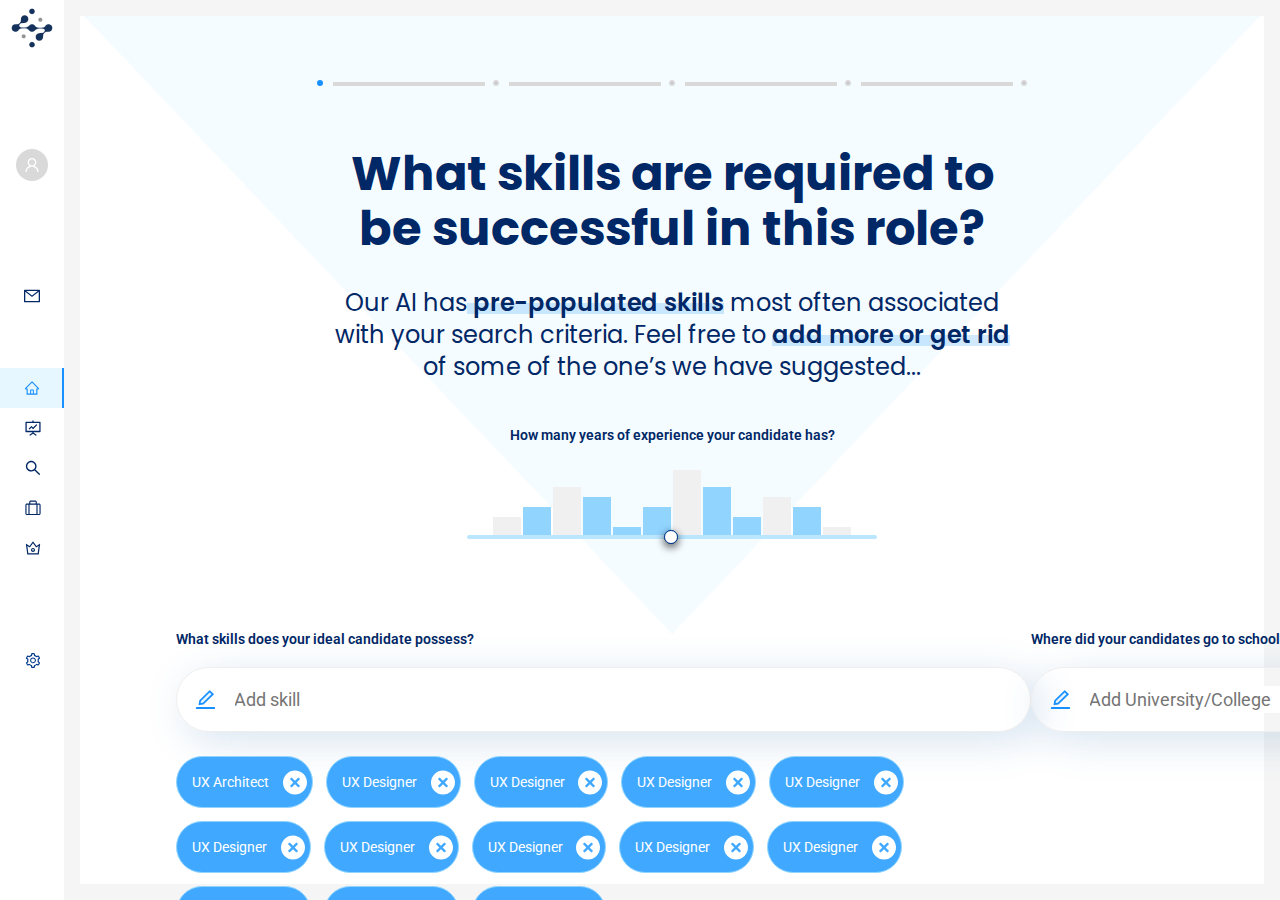
<file: Sinecure-Home/src/pages/step_2.0.html>
<!DOCTYPE html>
<html lang="en">
	<head>
		<meta charset="UTF-8" />
		<meta name="viewport" content="width=device-width, initial-scale=1.0" />
		<link
			href="https://cdn.jsdelivr.net/npm/bootstrap@5.3.1/dist/css/bootstrap.min.css"
			rel="stylesheet"
			integrity="sha384-4bw+/aepP/YC94hEpVNVgiZdgIC5+VKNBQNGCHeKRQN+PtmoHDEXuppvnDJzQIu9"
			crossorigin="anonymous"
		/>
		<script
			src="https://cdn.jsdelivr.net/npm/bootstrap@5.3.1/dist/js/bootstrap.bundle.min.js"
			integrity="sha384-HwwvtgBNo3bZJJLYd8oVXjrBZt8cqVSpeBNS5n7C8IVInixGAoxmnlMuBnhbgrkm"
			crossorigin="anonymous"
		></script>
		<script src="./index.js"></script>
		<script src="./index.js"></script>

		<link rel="stylesheet" href="../../app.css" />
		<title>Step 2</title>
	</head>
	<body>
		<div class="main">
			<div class="side-navbar">
				<div class="center pointer">
					<a href="./step_1.html">
						<img src="../../assets/images/sinecureLogo.png" alt="sidebar logo" class="sidebar-logo" />
					</a>
				</div>
				<div class="profile-icon center">
					<svg
						class="pointer"
						width="32"
						height="32"
						viewBox="0 0 32 32"
						fill="none"
						xmlns="http://www.w3.org/2000/svg"
					>
						<g clip-path="url(#clip0_6930_2259)">
							<rect width="32" height="32" fill="#D9D9D9" />
							<path
								d="M22.0904 20.4227C21.7588 19.6372 21.2776 18.9238 20.6736 18.3221C20.0715 17.7186 19.3581 17.2375 18.5731 16.9053C18.566 16.9018 18.559 16.9 18.552 16.8965C19.6471 16.1055 20.359 14.817 20.359 13.3633C20.359 10.9551 18.4078 9.00391 15.9996 9.00391C13.5914 9.00391 11.6402 10.9551 11.6402 13.3633C11.6402 14.817 12.3522 16.1055 13.4473 16.8982C13.4402 16.9018 13.4332 16.9035 13.4262 16.907C12.6387 17.2393 11.932 17.7156 11.3256 18.3238C10.7222 18.926 10.241 19.6393 9.9088 20.4244C9.58241 21.193 9.40638 22.0171 9.39024 22.852C9.38977 22.8707 9.39306 22.8894 9.39992 22.9068C9.40678 22.9243 9.41706 22.9402 9.43017 22.9537C9.44327 22.9671 9.45893 22.9778 9.47623 22.9851C9.49352 22.9923 9.5121 22.9961 9.53087 22.9961H10.5856C10.6629 22.9961 10.7244 22.9346 10.7262 22.859C10.7613 21.502 11.3063 20.2311 12.2695 19.2678C13.2662 18.2711 14.5899 17.7227 15.9996 17.7227C17.4094 17.7227 18.733 18.2711 19.7297 19.2678C20.693 20.2311 21.2379 21.502 21.2731 22.859C21.2748 22.9363 21.3363 22.9961 21.4137 22.9961H22.4684C22.4871 22.9961 22.5057 22.9923 22.523 22.9851C22.5403 22.9778 22.556 22.9671 22.5691 22.9537C22.5822 22.9402 22.5925 22.9243 22.5993 22.9068C22.6062 22.8894 22.6095 22.8707 22.609 22.852C22.5914 22.0117 22.4174 21.1943 22.0904 20.4227ZM15.9996 16.3867C15.1928 16.3867 14.4334 16.0721 13.8621 15.5008C13.2908 14.9295 12.9762 14.1701 12.9762 13.3633C12.9762 12.5564 13.2908 11.7971 13.8621 11.2258C14.4334 10.6545 15.1928 10.3398 15.9996 10.3398C16.8065 10.3398 17.5658 10.6545 18.1371 11.2258C18.7084 11.7971 19.0231 12.5564 19.0231 13.3633C19.0231 14.1701 18.7084 14.9295 18.1371 15.5008C17.5658 16.0721 16.8065 16.3867 15.9996 16.3867Z"
								fill="white"
							/>
						</g>
						<defs>
							<clipPath id="clip0_6930_2259">
								<rect width="32" height="32" rx="16" fill="white" />
							</clipPath>
						</defs>
					</svg>
				</div>
				<div class="notification-icon pointer center">
					<svg
						class="pointer"
						width="16"
						height="16"
						viewBox="0 0 14 12"
						fill="none"
						xmlns="http://www.w3.org/2000/svg"
					>
						<path
							d="M13.5 0.5H0.5C0.223437 0.5 0 0.723437 0 1V11C0 11.2766 0.223437 11.5 0.5 11.5H13.5C13.7766 11.5 14 11.2766 14 11V1C14 0.723437 13.7766 0.5 13.5 0.5ZM12.875 2.23125V10.375H1.125V2.23125L0.69375 1.89531L1.30781 1.10625L1.97656 1.62656H12.025L12.6938 1.10625L13.3078 1.89531L12.875 2.23125ZM12.025 1.625L7 5.53125L1.975 1.625L1.30625 1.10469L0.692188 1.89375L1.12344 2.22969L6.46094 6.37969C6.61444 6.49894 6.80328 6.56367 6.99766 6.56367C7.19203 6.56367 7.38088 6.49894 7.53438 6.37969L12.875 2.23125L13.3062 1.89531L12.6922 1.10625L12.025 1.625Z"
							fill="#002766"
						/>
					</svg>
				</div>
				<ul class="navbar-list">
					<li class="navbar-list-item center pointer">
						<svg width="16" height="16" viewBox="0 0 16 14" fill="none" xmlns="http://www.w3.org/2000/svg">
							<path
								d="M14.7894 6.89152L8.75192 0.857144L8.34723 0.452456C8.25502 0.360857 8.13033 0.309448 8.00036 0.309448C7.87039 0.309448 7.74569 0.360857 7.65348 0.452456L1.2113 6.89152C1.11681 6.98563 1.04214 7.09772 0.991689 7.22117C0.941237 7.34462 0.916026 7.47692 0.917545 7.61027C0.923795 8.16027 1.38161 8.59933 1.93161 8.59933H2.59567V13.6884H13.405V8.59933H14.0832C14.3504 8.59933 14.6019 8.49464 14.791 8.30558C14.8841 8.21279 14.9578 8.10245 15.008 7.98095C15.0581 7.85945 15.0837 7.72921 15.0832 7.59777C15.0832 7.33214 14.9785 7.08058 14.7894 6.89152ZM8.87536 12.5634H7.12536V9.37589H8.87536V12.5634ZM12.28 7.47433V12.5634H9.87536V9.00089C9.87536 8.65558 9.59567 8.37589 9.25036 8.37589H6.75036C6.40505 8.37589 6.12536 8.65558 6.12536 9.00089V12.5634H3.72067V7.47433H2.22067L8.00192 1.69777L8.36286 2.05871L13.7816 7.47433H12.28Z"
								fill="#002766"
							/>
						</svg>
					</li>
					<li class="navbar-list-item center pointer">
						<svg width="16" height="16" viewBox="0 0 14 14" fill="none" xmlns="http://www.w3.org/2000/svg">
							<path
								d="M3.87713 8.24161C3.92557 8.29005 4.00526 8.29005 4.0537 8.24161L5.64432 6.65099L6.98964 7.99786C7.03807 8.0463 7.11776 8.0463 7.1662 7.99786L10.7021 4.4588C10.7506 4.41036 10.7506 4.33067 10.7021 4.28224L10.1271 3.70723C10.0787 3.6588 9.99901 3.6588 9.95058 3.70723L7.0787 6.58224L5.73339 5.23536C5.68495 5.18692 5.60526 5.18692 5.55682 5.23536L3.30213 7.49005C3.2537 7.53849 3.2537 7.61817 3.30213 7.66661L3.87713 8.24161Z"
								fill="#002766"
							/>
							<path
								d="M13.125 1.5H7.5625V0.5C7.5625 0.43125 7.50625 0.375 7.4375 0.375H6.5625C6.49375 0.375 6.4375 0.43125 6.4375 0.5V1.5H0.875C0.598437 1.5 0.375 1.72344 0.375 2V10.125C0.375 10.4016 0.598437 10.625 0.875 10.625H6.44375V11.125L3.86875 12.8141C3.81094 12.8516 3.79531 12.9281 3.83281 12.9859L4.30625 13.7234V13.725C4.34375 13.7828 4.42188 13.7984 4.47969 13.7609L7 12.1078L9.52031 13.7609C9.57812 13.7984 9.65625 13.7828 9.69375 13.725V13.7234L10.1672 12.9859C10.2047 12.9281 10.1875 12.8516 10.1313 12.8141L7.5625 11.1297V10.625H13.125C13.4016 10.625 13.625 10.4016 13.625 10.125V2C13.625 1.72344 13.4016 1.5 13.125 1.5ZM12.5 9.5H1.5V2.625H12.5V9.5Z"
								fill="#002766"
							/>
						</svg>
					</li>
					<a href="./step_5.html" data-id="step_5">
						<li class="navbar-list-item center pointer">
							<svg width="16" height="16" viewBox="0 0 14 14" fill="none" xmlns="http://www.w3.org/2000/svg">
								<path
									d="M13.2125 12.3516L9.15469 8.29375C9.78438 7.47969 10.125 6.48438 10.125 5.4375C10.125 4.18438 9.63594 3.00937 8.75156 2.12344C7.86719 1.2375 6.68906 0.75 5.4375 0.75C4.18594 0.75 3.00781 1.23906 2.12344 2.12344C1.2375 3.00781 0.75 4.18438 0.75 5.4375C0.75 6.68906 1.23906 7.86719 2.12344 8.75156C3.00781 9.6375 4.18438 10.125 5.4375 10.125C6.48438 10.125 7.47813 9.78438 8.29219 9.15625L12.35 13.2125C12.3619 13.2244 12.376 13.2338 12.3916 13.2403C12.4071 13.2467 12.4238 13.2501 12.4406 13.2501C12.4575 13.2501 12.4741 13.2467 12.4897 13.2403C12.5052 13.2338 12.5194 13.2244 12.5312 13.2125L13.2125 12.5328C13.2244 12.5209 13.2338 12.5068 13.2403 12.4912C13.2467 12.4757 13.2501 12.459 13.2501 12.4422C13.2501 12.4254 13.2467 12.4087 13.2403 12.3931C13.2338 12.3776 13.2244 12.3635 13.2125 12.3516ZM7.9125 7.9125C7.25 8.57344 6.37187 8.9375 5.4375 8.9375C4.50312 8.9375 3.625 8.57344 2.9625 7.9125C2.30156 7.25 1.9375 6.37187 1.9375 5.4375C1.9375 4.50312 2.30156 3.62344 2.9625 2.9625C3.625 2.30156 4.50312 1.9375 5.4375 1.9375C6.37187 1.9375 7.25156 2.3 7.9125 2.9625C8.57344 3.625 8.9375 4.50312 8.9375 5.4375C8.9375 6.37187 8.57344 7.25156 7.9125 7.9125Z"
									fill="#002766"
								/>
							</svg>
						</li>
					</a>
					<a href="./step_6.html" data-id="step_6">
						<li class="navbar-list-item center pointer">
							<svg width="16" height="16" viewBox="0 0 14 13" fill="none" xmlns="http://www.w3.org/2000/svg">
								<path
									d="M12.3333 2.66661H10.3333V1.33327C10.3333 0.597939 9.73534 -6.10352e-05 9.00001 -6.10352e-05H5.00001C4.26468 -6.10352e-05 3.66668 0.597939 3.66668 1.33327V2.66661H1.66668C0.931343 2.66661 0.333344 3.26461 0.333344 3.99994V11.3333C0.333344 12.0686 0.931343 12.6666 1.66668 12.6666H12.3333C13.0687 12.6666 13.6667 12.0686 13.6667 11.3333V3.99994C13.6667 3.26461 13.0687 2.66661 12.3333 2.66661ZM10 3.66652V11.6665H4.00001V3.66652H10ZM9.33334 0.999858V2.66661H4.66668V0.999858H9.33334ZM1.33334 3.66652H3.00001V7.66652V11.6665H2.00001H1.33334V7.66652V3.66652ZM11 11.6665V3.66652H12.6667V11.6665H11Z"
									fill="#002766"
								/>
							</svg>
						</li>
					</a>
					<a href="./step_6_02.html" data-id="step_6_02">
						<li class="navbar-list-item center pointer">
							<svg width="16" height="16" viewBox="0 0 14 12" fill="none" xmlns="http://www.w3.org/2000/svg">
								<path
									d="M13.0561 2.32025L10.0154 4.19369L7.09982 0.304628C7.08809 0.288975 7.07288 0.27627 7.05538 0.267519C7.03789 0.258768 7.0186 0.254211 6.99904 0.254211C6.97948 0.254211 6.96019 0.258768 6.9427 0.267519C6.9252 0.27627 6.90999 0.288975 6.89826 0.304628L3.9842 4.19369L0.942009 2.32025C0.852946 2.26557 0.737321 2.339 0.751383 2.44369L1.94513 11.5156C1.96232 11.639 2.06857 11.7343 2.19513 11.7343H11.8061C11.9311 11.7343 12.0389 11.6406 12.0545 11.5156L13.2483 2.44369C13.2608 2.339 13.1467 2.26557 13.0561 2.32025ZM11.0873 10.6656H2.91076L2.07013 4.26869L4.25451 5.614L6.99982 1.9515L9.74513 5.614L11.9295 4.26869L11.0873 10.6656ZM6.99982 5.95307C6.02951 5.95307 5.24045 6.74213 5.24045 7.71244C5.24045 8.68275 6.02951 9.47182 6.99982 9.47182C7.97013 9.47182 8.7592 8.68275 8.7592 7.71244C8.7592 6.74213 7.97013 5.95307 6.99982 5.95307ZM6.99982 8.46713C6.5842 8.46713 6.2467 8.12963 6.2467 7.71244C6.2467 7.29682 6.5842 6.95775 6.99982 6.95775C7.41545 6.95775 7.75295 7.29525 7.75295 7.71244C7.75295 8.12807 7.41545 8.46713 6.99982 8.46713Z"
									fill="#002766"
								/>
							</svg>
						</li>
					</a>
				</ul>
				<div class="settings-icon pointer center">
					<a href="./step_7.html">
						<svg width="16" height="16" viewBox="0 0 14 15" fill="none" xmlns="http://www.w3.org/2000/svg">
							<path
								d="M13.4506 9.77555L12.4272 8.90055C12.4756 8.60368 12.5006 8.30055 12.5006 7.99743C12.5006 7.6943 12.4756 7.39118 12.4272 7.0943L13.4506 6.2193C13.5278 6.15322 13.5831 6.0652 13.609 5.96695C13.635 5.86871 13.6304 5.76489 13.5959 5.6693L13.5819 5.62867C13.3001 4.84122 12.8782 4.11123 12.3366 3.47399L12.3084 3.44117C12.2427 3.36391 12.1552 3.30837 12.0572 3.28187C11.9593 3.25538 11.8557 3.25916 11.76 3.29274L10.4897 3.7443C10.0209 3.35992 9.4975 3.0568 8.93188 2.8443L8.68656 1.51617C8.66806 1.41624 8.61958 1.3243 8.54757 1.25258C8.47557 1.18085 8.38344 1.13273 8.28344 1.11461L8.24125 1.1068C7.42719 0.959924 6.57094 0.959924 5.75688 1.1068L5.71469 1.11461C5.61468 1.13273 5.52256 1.18085 5.45055 1.25258C5.37855 1.3243 5.33007 1.41624 5.31156 1.51617L5.06469 2.85055C4.50358 3.06309 3.98104 3.36606 3.51781 3.74742L2.23813 3.29274C2.14245 3.2589 2.03874 3.25497 1.94077 3.28149C1.84281 3.308 1.75524 3.3637 1.68969 3.44117L1.66156 3.47399C1.12054 4.11168 0.698713 4.84155 0.416251 5.62867L0.402188 5.6693C0.331876 5.86461 0.389688 6.08336 0.547501 6.2193L1.58344 7.10368C1.535 7.39743 1.51156 7.69742 1.51156 7.99586C1.51156 8.29586 1.535 8.59586 1.58344 8.88805L0.547501 9.77243C0.470307 9.83851 0.415058 9.92653 0.389101 10.0248C0.363144 10.123 0.367708 10.2268 0.402188 10.3224L0.416251 10.3631C0.699063 11.1506 1.11781 11.8771 1.66156 12.5177L1.68969 12.5506C1.7554 12.6278 1.84298 12.6834 1.94088 12.7099C2.03878 12.7364 2.14242 12.7326 2.23813 12.699L3.51781 12.2443C3.98344 12.6271 4.50375 12.9302 5.06469 13.1412L5.31156 14.4756C5.33007 14.5755 5.37855 14.6674 5.45055 14.7391C5.52256 14.8109 5.61468 14.859 5.71469 14.8771L5.75688 14.8849C6.57842 15.0326 7.41971 15.0326 8.24125 14.8849L8.28344 14.8771C8.38344 14.859 8.47557 14.8109 8.54757 14.7391C8.61958 14.6674 8.66806 14.5755 8.68656 14.4756L8.93188 13.1474C9.49727 12.9355 10.0237 12.6314 10.4897 12.2474L11.76 12.699C11.8557 12.7328 11.9594 12.7368 12.0574 12.7102C12.1553 12.6837 12.2429 12.628 12.3084 12.5506L12.3366 12.5177C12.8803 11.8756 13.2991 11.1506 13.5819 10.3631L13.5959 10.3224C13.6663 10.1302 13.6084 9.91149 13.4506 9.77555ZM11.3178 7.27868C11.3569 7.51461 11.3772 7.7568 11.3772 7.99899C11.3772 8.24118 11.3569 8.48336 11.3178 8.7193L11.2147 9.34586L12.3819 10.3443C12.2049 10.7519 11.9816 11.1378 11.7163 11.4943L10.2663 10.9802L9.77563 11.3834C9.40219 11.6896 8.98656 11.9302 8.53656 12.099L7.94125 12.3224L7.66156 13.8381C7.22027 13.8881 6.77473 13.8881 6.33344 13.8381L6.05375 12.3193L5.46313 12.0927C5.01781 11.924 4.60375 11.6834 4.23344 11.3787L3.74281 10.974L2.28344 11.4927C2.01781 11.1349 1.79594 10.749 1.61781 10.3427L2.7975 9.33493L2.69594 8.70993C2.65844 8.47711 2.63813 8.23649 2.63813 7.99899C2.63813 7.75992 2.65688 7.52086 2.69594 7.28805L2.7975 6.66305L1.61781 5.65524C1.79438 5.24742 2.01781 4.86305 2.28344 4.50524L3.74281 5.02399L4.23344 4.6193C4.60375 4.31461 5.01781 4.07399 5.46313 3.90524L6.05531 3.6818L6.335 2.16305C6.77406 2.11305 7.2225 2.11305 7.66313 2.16305L7.94281 3.67867L8.53813 3.90211C8.98656 4.07086 9.40375 4.31149 9.77719 4.61774L10.2678 5.02086L11.7178 4.5068C11.9834 4.86461 12.2053 5.25055 12.3834 5.6568L11.2163 6.65524L11.3178 7.27868ZM7.00063 5.09274C5.48188 5.09274 4.25063 6.32399 4.25063 7.84274C4.25063 9.36149 5.48188 10.5927 7.00063 10.5927C8.51938 10.5927 9.75063 9.36149 9.75063 7.84274C9.75063 6.32399 8.51938 5.09274 7.00063 5.09274ZM8.23813 9.08024C8.07582 9.24301 7.88292 9.37209 7.67055 9.46005C7.45817 9.548 7.2305 9.5931 7.00063 9.59274C6.53344 9.59274 6.09438 9.40993 5.76313 9.08024C5.60035 8.91793 5.47127 8.72504 5.38332 8.51266C5.29536 8.30028 5.25027 8.07261 5.25063 7.84274C5.25063 7.37555 5.43344 6.93649 5.76313 6.60524C6.09438 6.27399 6.53344 6.09274 7.00063 6.09274C7.46781 6.09274 7.90688 6.27399 8.23813 6.60524C8.4009 6.76755 8.52998 6.96044 8.61793 7.17282C8.70589 7.38519 8.75098 7.61287 8.75063 7.84274C8.75063 8.30993 8.56781 8.74899 8.23813 9.08024Z"
								fill="#003A8C"
							/>
						</svg>
					</a>
				</div>
			</div>
			<div class="body body-wrapper">
				<div class="step-two-hero">
					<div class="stepper-horizontal" id="stepper1">
						<div class="step editing">
							<div class="step-circle"></div>
							<div class="step-bar-left"></div>
							<div class="step-bar-right"></div>
						</div>
						<div class="step">
							<div class="step-circle"></div>
							<div class="step-bar-left"></div>
							<div class="step-bar-right"></div>
						</div>
						<div class="step">
							<div class="step-circle"></div>
							<div class="step-bar-left"></div>
							<div class="step-bar-right"></div>
						</div>
						<div class="step">
							<div class="step-circle"></div>
							<div class="step-bar-left"></div>
							<div class="step-bar-right"></div>
						</div>
						<div class="step">
							<div class="step-circle"></div>
							<div class="step-bar-left"></div>
							<div class="step-bar-right"></div>
						</div>
					</div>
					<!-- <button onclick="nextStep()">Next</button> -->
					<div class="required-skills-description d-flex d-col">
						<div class="skills-heading center text-center">
							<h1>What skills are required to be successful in this role?</h1>
						</div>
						<div class="skills-detail center text-center">
							<h3>
								Our AI has<span class="text-underline"> pre-populated skills</span> most often associated with your
								search criteria. Feel free to <span class="text-underline"> add more or get rid</span> of some of the
								one’s we have suggested...
							</h3>
						</div>
					</div>
					<div class="experience-section">
						<span class="d-flex center"> How many years of experience your candidate has? </span>
						<div class="slider-wrapper">
							<ul class="range-slider-items">
								<li><span class="h1"></span></li>
								<li><span class="h2"></span></li>
								<li><span class="h3"></span></li>
								<li><span class="h4"></span></li>
								<li><span class="h5"></span></li>
								<li><span class="h6"></span></li>
								<li><span class="h7"></span></li>
								<li><span class="h8"></span></li>
								<li><span class="h9"></span></li>
								<li><span class="h-10"></span></li>
								<li><span class="h-11"></span></li>
								<li><span class="h-12"></span></li>
							</ul>
							<div id="RangeSlider" class="range-slider">
								<div>
									<div class="range-slider-val-left"></div>
									<div class="range-slider-val-right"></div>
									<div class="range-slider-val-range"></div>

									<span class="range-slider-handle range-slider-handle-left"></span>
									<span class="range-slider-handle range-slider-handle-right"></span>

									<div class="range-slider-tooltip range-slider-tooltip-left">
										<span class="range-slider-tooltip-text"></span>
									</div>

									<div class="range-slider-tooltip range-slider-tooltip-right">
										<span class="range-slider-tooltip-text"></span>
									</div>
								</div>

								<input type="range" class="range-slider-input-left" tabindex="0" max="60" min="0" step="1" />
								<input type="range" class="range-slider-input-right" tabindex="0" max="60" min="0" step="1" />
							</div>
						</div>
					</div>
					<div class="skils-detail-section">
						<div class="search-fields-wrapper d-flex">
							<div class="search-container job-title">
								<span>What skills does your ideal candidate possess?</span>
								<div class="input-wrapper">
									<img src="../../assets/svgs/Edit.svg" />
									<input type="text" id="job-title-search-input" placeholder="Add skill " class="search-input" />
								</div>
								<ul id="options-list" class="options-list">
									<li>UX Designer</li>
									<li>UX Architect</li>
									<li>UX Manager</li>
									<li>UX Researcher</li>
								</ul>
								<div class="your-choice">
									<ul class="recent-search-list d-flex">
										<li class="center pointer">
											UX Architect
											<div><img src="../../assets/svgs/cancel.svg" /></div>
										</li>
										<li class="center pointer">
											UX Designer
											<div><img src="../../assets/svgs/cancel.svg" /></div>
										</li>
										<li class="center pointer">
											UX Designer
											<div><img src="../../assets/svgs/cancel.svg" /></div>
										</li>
										<li class="center pointer">
											UX Designer
											<div><img src="../../assets/svgs/cancel.svg" /></div>
										</li>
										<li class="center pointer">
											UX Designer
											<div><img src="../../assets/svgs/cancel.svg" /></div>
										</li>
										<li class="center pointer">
											UX Designer
											<div><img src="../../assets/svgs/cancel.svg" /></div>
										</li>
										<li class="center pointer">
											UX Designer
											<div><img src="../../assets/svgs/cancel.svg" /></div>
										</li>
										<li class="center pointer">
											UX Designer
											<div><img src="../../assets/svgs/cancel.svg" /></div>
										</li>
										<li class="center pointer">
											UX Designer
											<div><img src="../../assets/svgs/cancel.svg" /></div>
										</li>
										<li class="center pointer">
											UX Designer
											<div><img src="../../assets/svgs/cancel.svg" /></div>
										</li>
										<li class="center pointer">
											UX Designer
											<div><img src="../../assets/svgs/cancel.svg" /></div>
										</li>
										<li class="center pointer">
											UX Designer
											<div><img src="../../assets/svgs/cancel.svg" /></div>
										</li>
										<li class="center pointer">
											UX Designer
											<div><img src="../../assets/svgs/cancel.svg" /></div>
										</li>
									</ul>
								</div>
							</div>
							<div class="search-container apply-field">
								<span>Where did your candidates go to school?</span>
								<div class="input-wrapper">
									<img src="../../assets/svgs/Edit.svg" />
									<input
										type="text"
										id="apply-search-input"
										placeholder="Add University/College"
										class="search-input"
									/>
								</div>
								<ul id="options-list" class="options-list">
									<li>UX Designer</li>
									<li>UX Architect</li>
									<li>UX Manager</li>
									<li>UX Researcher</li>
								</ul>
							</div>
						</div>
						<div class="buttons-section d-flex center">
							<button class="previous-button">
								<div>
									<svg width="16" height="16" viewBox="0 0 16 16" fill="none" xmlns="http://www.w3.org/2000/svg">
										<path
											d="M4.26457 8L8.41144 2.70156C8.47551 2.62031 8.41769 2.5 8.31301 2.5H7.10519C7.02863 2.5 6.95519 2.53594 6.90832 2.59531L2.91926 7.69219C2.85017 7.78022 2.81262 7.88888 2.81262 8.00078C2.81262 8.11268 2.85017 8.22135 2.91926 8.30937L6.90832 13.4047C6.95519 13.4656 7.02863 13.5 7.10519 13.5H8.31301C8.41769 13.5 8.47551 13.3797 8.41144 13.2984L4.26457 8ZM9.01457 8L13.1614 2.70156C13.2255 2.62031 13.1677 2.5 13.063 2.5H11.8552C11.7786 2.5 11.7052 2.53594 11.6583 2.59531L7.66926 7.69219C7.60017 7.78022 7.56262 7.88888 7.56262 8.00078C7.56262 8.11268 7.60017 8.22135 7.66926 8.30937L11.6583 13.4047C11.7052 13.4656 11.7786 13.5 11.8552 13.5H13.063C13.1677 13.5 13.2255 13.3797 13.1614 13.2984L9.01457 8Z"
											fill="#40A9FF"
										/>
									</svg>
								</div>
								Go Back
							</button>
							<button class="next-button">Next Step</button>
						</div>
					</div>
				</div>
			</div>
		</div>

		<script>
			const rangeSlider_min = 0;
			const rangeSlider_max = 60;

			const updateRangeSlider = () => {
				const leftInput = document.querySelector('.range-slider-input-left');
				const rightInput = document.querySelector('.range-slider-input-right');
				const leftHandle = document.querySelector('.range-slider-handle-left');
				const rightHandle = document.querySelector('.range-slider-handle-right');
				const leftValue = parseInt(leftInput.value);
				const rightValue = parseInt(rightInput.value);

				const range = rangeSlider_max - rangeSlider_min;
				const leftPercent = ((leftValue - rangeSlider_min) / range) * 100;
				const rightPercent = ((rightValue - rangeSlider_min) / range) * 100;

				leftHandle.style.left = `${leftPercent}%`;
				rightHandle.style.left = `${rightPercent}%`;

				document.querySelector('.range-slider-tooltip-left').style.left = `${leftPercent}%`;
				document.querySelector('.range-slider-tooltip-right').style.left = `${rightPercent}%`;

				document.querySelector('.range-slider-tooltip-left .range-slider-tooltip-text').innerText = leftValue;
				document.querySelector('.range-slider-tooltip-right .range-slider-tooltip-text').innerText = rightValue;

				document.querySelector('.range-slider-val-left').style.width = `${leftPercent}%`;
				document.querySelector('.range-slider-val-right').style.width = `${100 - rightPercent}%`;
				document.querySelector('.range-slider-val-range').style.left = `${leftPercent}%`;
				document.querySelector('.range-slider-val-range').style.right = `${100 - rightPercent}%`;
			};

			const leftInput = document.querySelector('.range-slider-input-left');
			const rightInput = document.querySelector('.range-slider-input-right');

			leftInput.addEventListener('input', () => {
				if (parseInt(leftInput.value) > parseInt(rightInput.value)) {
					leftInput.value = rightInput.value;
				}
				updateRangeSlider();
			});

			rightInput.addEventListener('input', () => {
				if (parseInt(rightInput.value) < parseInt(leftInput.value)) {
					rightInput.value = leftInput.value;
				}
				updateRangeSlider();
			});

			updateRangeSlider();
		</script>
	</body>
</html>
</file>
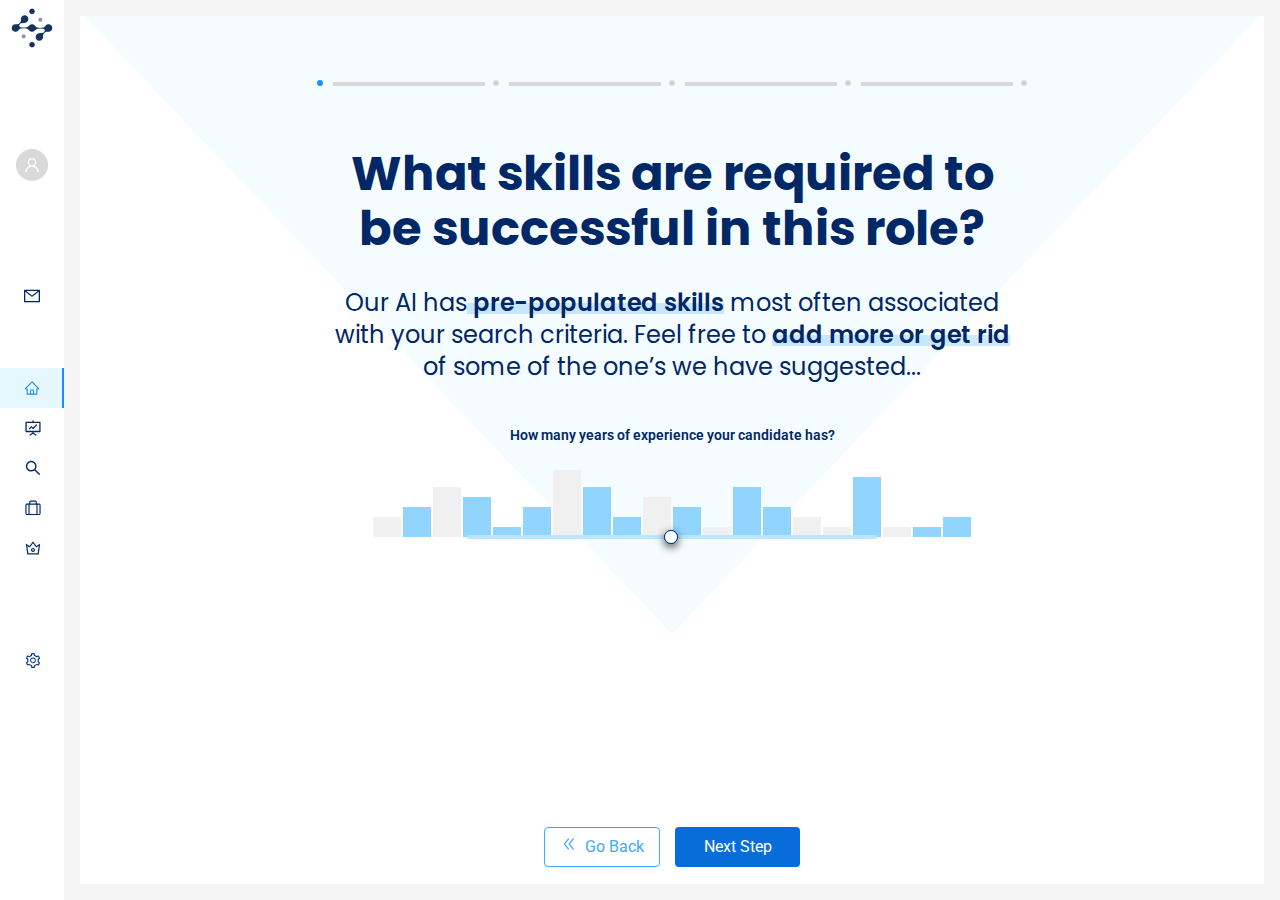
<file: Sinecure-Home/src/pages/step_2.html>
<!DOCTYPE html>
<html lang="en">
	<head>
		<meta charset="UTF-8" />
		<meta name="viewport" content="width=device-width, initial-scale=1.0" />
		<link
			href="https://cdn.jsdelivr.net/npm/bootstrap@5.3.1/dist/css/bootstrap.min.css"
			rel="stylesheet"
			integrity="sha384-4bw+/aepP/YC94hEpVNVgiZdgIC5+VKNBQNGCHeKRQN+PtmoHDEXuppvnDJzQIu9"
			crossorigin="anonymous"
		/>
		<script
			src="https://cdn.jsdelivr.net/npm/bootstrap@5.3.1/dist/js/bootstrap.bundle.min.js"
			integrity="sha384-HwwvtgBNo3bZJJLYd8oVXjrBZt8cqVSpeBNS5n7C8IVInixGAoxmnlMuBnhbgrkm"
			crossorigin="anonymous"
		></script>
		<script src="./index.js"></script>
		<script src="./index.js"></script>

		<link rel="stylesheet" href="../../app.css" />
		<title>Step 4</title>
	</head>
	<body>
		<div class="main">
			<div class="side-navbar">
				<div class="center pointer">
					<a href="./step_1.html">
						<img src="../../assets/images/sinecureLogo.png" alt="sidebar logo" class="sidebar-logo" />
					</a>
				</div>
				<div class="profile-icon center">
					<svg
						class="pointer"
						width="32"
						height="32"
						viewBox="0 0 32 32"
						fill="none"
						xmlns="http://www.w3.org/2000/svg"
					>
						<g clip-path="url(#clip0_6930_2259)">
							<rect width="32" height="32" fill="#D9D9D9" />
							<path
								d="M22.0904 20.4227C21.7588 19.6372 21.2776 18.9238 20.6736 18.3221C20.0715 17.7186 19.3581 17.2375 18.5731 16.9053C18.566 16.9018 18.559 16.9 18.552 16.8965C19.6471 16.1055 20.359 14.817 20.359 13.3633C20.359 10.9551 18.4078 9.00391 15.9996 9.00391C13.5914 9.00391 11.6402 10.9551 11.6402 13.3633C11.6402 14.817 12.3522 16.1055 13.4473 16.8982C13.4402 16.9018 13.4332 16.9035 13.4262 16.907C12.6387 17.2393 11.932 17.7156 11.3256 18.3238C10.7222 18.926 10.241 19.6393 9.9088 20.4244C9.58241 21.193 9.40638 22.0171 9.39024 22.852C9.38977 22.8707 9.39306 22.8894 9.39992 22.9068C9.40678 22.9243 9.41706 22.9402 9.43017 22.9537C9.44327 22.9671 9.45893 22.9778 9.47623 22.9851C9.49352 22.9923 9.5121 22.9961 9.53087 22.9961H10.5856C10.6629 22.9961 10.7244 22.9346 10.7262 22.859C10.7613 21.502 11.3063 20.2311 12.2695 19.2678C13.2662 18.2711 14.5899 17.7227 15.9996 17.7227C17.4094 17.7227 18.733 18.2711 19.7297 19.2678C20.693 20.2311 21.2379 21.502 21.2731 22.859C21.2748 22.9363 21.3363 22.9961 21.4137 22.9961H22.4684C22.4871 22.9961 22.5057 22.9923 22.523 22.9851C22.5403 22.9778 22.556 22.9671 22.5691 22.9537C22.5822 22.9402 22.5925 22.9243 22.5993 22.9068C22.6062 22.8894 22.6095 22.8707 22.609 22.852C22.5914 22.0117 22.4174 21.1943 22.0904 20.4227ZM15.9996 16.3867C15.1928 16.3867 14.4334 16.0721 13.8621 15.5008C13.2908 14.9295 12.9762 14.1701 12.9762 13.3633C12.9762 12.5564 13.2908 11.7971 13.8621 11.2258C14.4334 10.6545 15.1928 10.3398 15.9996 10.3398C16.8065 10.3398 17.5658 10.6545 18.1371 11.2258C18.7084 11.7971 19.0231 12.5564 19.0231 13.3633C19.0231 14.1701 18.7084 14.9295 18.1371 15.5008C17.5658 16.0721 16.8065 16.3867 15.9996 16.3867Z"
								fill="white"
							/>
						</g>
						<defs>
							<clipPath id="clip0_6930_2259">
								<rect width="32" height="32" rx="16" fill="white" />
							</clipPath>
						</defs>
					</svg>
				</div>
				<div class="notification-icon pointer center">
					<svg
						class="pointer"
						width="16"
						height="16"
						viewBox="0 0 14 12"
						fill="none"
						xmlns="http://www.w3.org/2000/svg"
					>
						<path
							d="M13.5 0.5H0.5C0.223437 0.5 0 0.723437 0 1V11C0 11.2766 0.223437 11.5 0.5 11.5H13.5C13.7766 11.5 14 11.2766 14 11V1C14 0.723437 13.7766 0.5 13.5 0.5ZM12.875 2.23125V10.375H1.125V2.23125L0.69375 1.89531L1.30781 1.10625L1.97656 1.62656H12.025L12.6938 1.10625L13.3078 1.89531L12.875 2.23125ZM12.025 1.625L7 5.53125L1.975 1.625L1.30625 1.10469L0.692188 1.89375L1.12344 2.22969L6.46094 6.37969C6.61444 6.49894 6.80328 6.56367 6.99766 6.56367C7.19203 6.56367 7.38088 6.49894 7.53438 6.37969L12.875 2.23125L13.3062 1.89531L12.6922 1.10625L12.025 1.625Z"
							fill="#002766"
						/>
					</svg>
				</div>
				<ul class="navbar-list">
					<li class="navbar-list-item center pointer">
						<svg width="16" height="16" viewBox="0 0 16 14" fill="none" xmlns="http://www.w3.org/2000/svg">
							<path
								d="M14.7894 6.89152L8.75192 0.857144L8.34723 0.452456C8.25502 0.360857 8.13033 0.309448 8.00036 0.309448C7.87039 0.309448 7.74569 0.360857 7.65348 0.452456L1.2113 6.89152C1.11681 6.98563 1.04214 7.09772 0.991689 7.22117C0.941237 7.34462 0.916026 7.47692 0.917545 7.61027C0.923795 8.16027 1.38161 8.59933 1.93161 8.59933H2.59567V13.6884H13.405V8.59933H14.0832C14.3504 8.59933 14.6019 8.49464 14.791 8.30558C14.8841 8.21279 14.9578 8.10245 15.008 7.98095C15.0581 7.85945 15.0837 7.72921 15.0832 7.59777C15.0832 7.33214 14.9785 7.08058 14.7894 6.89152ZM8.87536 12.5634H7.12536V9.37589H8.87536V12.5634ZM12.28 7.47433V12.5634H9.87536V9.00089C9.87536 8.65558 9.59567 8.37589 9.25036 8.37589H6.75036C6.40505 8.37589 6.12536 8.65558 6.12536 9.00089V12.5634H3.72067V7.47433H2.22067L8.00192 1.69777L8.36286 2.05871L13.7816 7.47433H12.28Z"
								fill="#002766"
							/>
						</svg>
					</li>
					<li class="navbar-list-item center pointer">
						<svg width="16" height="16" viewBox="0 0 14 14" fill="none" xmlns="http://www.w3.org/2000/svg">
							<path
								d="M3.87713 8.24161C3.92557 8.29005 4.00526 8.29005 4.0537 8.24161L5.64432 6.65099L6.98964 7.99786C7.03807 8.0463 7.11776 8.0463 7.1662 7.99786L10.7021 4.4588C10.7506 4.41036 10.7506 4.33067 10.7021 4.28224L10.1271 3.70723C10.0787 3.6588 9.99901 3.6588 9.95058 3.70723L7.0787 6.58224L5.73339 5.23536C5.68495 5.18692 5.60526 5.18692 5.55682 5.23536L3.30213 7.49005C3.2537 7.53849 3.2537 7.61817 3.30213 7.66661L3.87713 8.24161Z"
								fill="#002766"
							/>
							<path
								d="M13.125 1.5H7.5625V0.5C7.5625 0.43125 7.50625 0.375 7.4375 0.375H6.5625C6.49375 0.375 6.4375 0.43125 6.4375 0.5V1.5H0.875C0.598437 1.5 0.375 1.72344 0.375 2V10.125C0.375 10.4016 0.598437 10.625 0.875 10.625H6.44375V11.125L3.86875 12.8141C3.81094 12.8516 3.79531 12.9281 3.83281 12.9859L4.30625 13.7234V13.725C4.34375 13.7828 4.42188 13.7984 4.47969 13.7609L7 12.1078L9.52031 13.7609C9.57812 13.7984 9.65625 13.7828 9.69375 13.725V13.7234L10.1672 12.9859C10.2047 12.9281 10.1875 12.8516 10.1313 12.8141L7.5625 11.1297V10.625H13.125C13.4016 10.625 13.625 10.4016 13.625 10.125V2C13.625 1.72344 13.4016 1.5 13.125 1.5ZM12.5 9.5H1.5V2.625H12.5V9.5Z"
								fill="#002766"
							/>
						</svg>
					</li>
					<a href="./step_5.html" data-id="step_5">
						<li class="navbar-list-item center pointer">
							<svg width="16" height="16" viewBox="0 0 14 14" fill="none" xmlns="http://www.w3.org/2000/svg">
								<path
									d="M13.2125 12.3516L9.15469 8.29375C9.78438 7.47969 10.125 6.48438 10.125 5.4375C10.125 4.18438 9.63594 3.00937 8.75156 2.12344C7.86719 1.2375 6.68906 0.75 5.4375 0.75C4.18594 0.75 3.00781 1.23906 2.12344 2.12344C1.2375 3.00781 0.75 4.18438 0.75 5.4375C0.75 6.68906 1.23906 7.86719 2.12344 8.75156C3.00781 9.6375 4.18438 10.125 5.4375 10.125C6.48438 10.125 7.47813 9.78438 8.29219 9.15625L12.35 13.2125C12.3619 13.2244 12.376 13.2338 12.3916 13.2403C12.4071 13.2467 12.4238 13.2501 12.4406 13.2501C12.4575 13.2501 12.4741 13.2467 12.4897 13.2403C12.5052 13.2338 12.5194 13.2244 12.5312 13.2125L13.2125 12.5328C13.2244 12.5209 13.2338 12.5068 13.2403 12.4912C13.2467 12.4757 13.2501 12.459 13.2501 12.4422C13.2501 12.4254 13.2467 12.4087 13.2403 12.3931C13.2338 12.3776 13.2244 12.3635 13.2125 12.3516ZM7.9125 7.9125C7.25 8.57344 6.37187 8.9375 5.4375 8.9375C4.50312 8.9375 3.625 8.57344 2.9625 7.9125C2.30156 7.25 1.9375 6.37187 1.9375 5.4375C1.9375 4.50312 2.30156 3.62344 2.9625 2.9625C3.625 2.30156 4.50312 1.9375 5.4375 1.9375C6.37187 1.9375 7.25156 2.3 7.9125 2.9625C8.57344 3.625 8.9375 4.50312 8.9375 5.4375C8.9375 6.37187 8.57344 7.25156 7.9125 7.9125Z"
									fill="#002766"
								/>
							</svg>
						</li>
					</a>
					<a href="./step_6.html" data-id="step_6">
						<li class="navbar-list-item center pointer">
							<svg width="16" height="16" viewBox="0 0 14 13" fill="none" xmlns="http://www.w3.org/2000/svg">
								<path
									d="M12.3333 2.66661H10.3333V1.33327C10.3333 0.597939 9.73534 -6.10352e-05 9.00001 -6.10352e-05H5.00001C4.26468 -6.10352e-05 3.66668 0.597939 3.66668 1.33327V2.66661H1.66668C0.931343 2.66661 0.333344 3.26461 0.333344 3.99994V11.3333C0.333344 12.0686 0.931343 12.6666 1.66668 12.6666H12.3333C13.0687 12.6666 13.6667 12.0686 13.6667 11.3333V3.99994C13.6667 3.26461 13.0687 2.66661 12.3333 2.66661ZM10 3.66652V11.6665H4.00001V3.66652H10ZM9.33334 0.999858V2.66661H4.66668V0.999858H9.33334ZM1.33334 3.66652H3.00001V7.66652V11.6665H2.00001H1.33334V7.66652V3.66652ZM11 11.6665V3.66652H12.6667V11.6665H11Z"
									fill="#002766"
								/>
							</svg>
						</li>
					</a>
					<a href="./step_6_02.html" data-id="step_6_02">
						<li class="navbar-list-item center pointer">
							<svg width="16" height="16" viewBox="0 0 14 12" fill="none" xmlns="http://www.w3.org/2000/svg">
								<path
									d="M13.0561 2.32025L10.0154 4.19369L7.09982 0.304628C7.08809 0.288975 7.07288 0.27627 7.05538 0.267519C7.03789 0.258768 7.0186 0.254211 6.99904 0.254211C6.97948 0.254211 6.96019 0.258768 6.9427 0.267519C6.9252 0.27627 6.90999 0.288975 6.89826 0.304628L3.9842 4.19369L0.942009 2.32025C0.852946 2.26557 0.737321 2.339 0.751383 2.44369L1.94513 11.5156C1.96232 11.639 2.06857 11.7343 2.19513 11.7343H11.8061C11.9311 11.7343 12.0389 11.6406 12.0545 11.5156L13.2483 2.44369C13.2608 2.339 13.1467 2.26557 13.0561 2.32025ZM11.0873 10.6656H2.91076L2.07013 4.26869L4.25451 5.614L6.99982 1.9515L9.74513 5.614L11.9295 4.26869L11.0873 10.6656ZM6.99982 5.95307C6.02951 5.95307 5.24045 6.74213 5.24045 7.71244C5.24045 8.68275 6.02951 9.47182 6.99982 9.47182C7.97013 9.47182 8.7592 8.68275 8.7592 7.71244C8.7592 6.74213 7.97013 5.95307 6.99982 5.95307ZM6.99982 8.46713C6.5842 8.46713 6.2467 8.12963 6.2467 7.71244C6.2467 7.29682 6.5842 6.95775 6.99982 6.95775C7.41545 6.95775 7.75295 7.29525 7.75295 7.71244C7.75295 8.12807 7.41545 8.46713 6.99982 8.46713Z"
									fill="#002766"
								/>
							</svg>
						</li>
					</a>
				</ul>
				<div class="settings-icon pointer center">
					<a href="./step_7.html">
						<svg width="16" height="16" viewBox="0 0 14 15" fill="none" xmlns="http://www.w3.org/2000/svg">
							<path
								d="M13.4506 9.77555L12.4272 8.90055C12.4756 8.60368 12.5006 8.30055 12.5006 7.99743C12.5006 7.6943 12.4756 7.39118 12.4272 7.0943L13.4506 6.2193C13.5278 6.15322 13.5831 6.0652 13.609 5.96695C13.635 5.86871 13.6304 5.76489 13.5959 5.6693L13.5819 5.62867C13.3001 4.84122 12.8782 4.11123 12.3366 3.47399L12.3084 3.44117C12.2427 3.36391 12.1552 3.30837 12.0572 3.28187C11.9593 3.25538 11.8557 3.25916 11.76 3.29274L10.4897 3.7443C10.0209 3.35992 9.4975 3.0568 8.93188 2.8443L8.68656 1.51617C8.66806 1.41624 8.61958 1.3243 8.54757 1.25258C8.47557 1.18085 8.38344 1.13273 8.28344 1.11461L8.24125 1.1068C7.42719 0.959924 6.57094 0.959924 5.75688 1.1068L5.71469 1.11461C5.61468 1.13273 5.52256 1.18085 5.45055 1.25258C5.37855 1.3243 5.33007 1.41624 5.31156 1.51617L5.06469 2.85055C4.50358 3.06309 3.98104 3.36606 3.51781 3.74742L2.23813 3.29274C2.14245 3.2589 2.03874 3.25497 1.94077 3.28149C1.84281 3.308 1.75524 3.3637 1.68969 3.44117L1.66156 3.47399C1.12054 4.11168 0.698713 4.84155 0.416251 5.62867L0.402188 5.6693C0.331876 5.86461 0.389688 6.08336 0.547501 6.2193L1.58344 7.10368C1.535 7.39743 1.51156 7.69742 1.51156 7.99586C1.51156 8.29586 1.535 8.59586 1.58344 8.88805L0.547501 9.77243C0.470307 9.83851 0.415058 9.92653 0.389101 10.0248C0.363144 10.123 0.367708 10.2268 0.402188 10.3224L0.416251 10.3631C0.699063 11.1506 1.11781 11.8771 1.66156 12.5177L1.68969 12.5506C1.7554 12.6278 1.84298 12.6834 1.94088 12.7099C2.03878 12.7364 2.14242 12.7326 2.23813 12.699L3.51781 12.2443C3.98344 12.6271 4.50375 12.9302 5.06469 13.1412L5.31156 14.4756C5.33007 14.5755 5.37855 14.6674 5.45055 14.7391C5.52256 14.8109 5.61468 14.859 5.71469 14.8771L5.75688 14.8849C6.57842 15.0326 7.41971 15.0326 8.24125 14.8849L8.28344 14.8771C8.38344 14.859 8.47557 14.8109 8.54757 14.7391C8.61958 14.6674 8.66806 14.5755 8.68656 14.4756L8.93188 13.1474C9.49727 12.9355 10.0237 12.6314 10.4897 12.2474L11.76 12.699C11.8557 12.7328 11.9594 12.7368 12.0574 12.7102C12.1553 12.6837 12.2429 12.628 12.3084 12.5506L12.3366 12.5177C12.8803 11.8756 13.2991 11.1506 13.5819 10.3631L13.5959 10.3224C13.6663 10.1302 13.6084 9.91149 13.4506 9.77555ZM11.3178 7.27868C11.3569 7.51461 11.3772 7.7568 11.3772 7.99899C11.3772 8.24118 11.3569 8.48336 11.3178 8.7193L11.2147 9.34586L12.3819 10.3443C12.2049 10.7519 11.9816 11.1378 11.7163 11.4943L10.2663 10.9802L9.77563 11.3834C9.40219 11.6896 8.98656 11.9302 8.53656 12.099L7.94125 12.3224L7.66156 13.8381C7.22027 13.8881 6.77473 13.8881 6.33344 13.8381L6.05375 12.3193L5.46313 12.0927C5.01781 11.924 4.60375 11.6834 4.23344 11.3787L3.74281 10.974L2.28344 11.4927C2.01781 11.1349 1.79594 10.749 1.61781 10.3427L2.7975 9.33493L2.69594 8.70993C2.65844 8.47711 2.63813 8.23649 2.63813 7.99899C2.63813 7.75992 2.65688 7.52086 2.69594 7.28805L2.7975 6.66305L1.61781 5.65524C1.79438 5.24742 2.01781 4.86305 2.28344 4.50524L3.74281 5.02399L4.23344 4.6193C4.60375 4.31461 5.01781 4.07399 5.46313 3.90524L6.05531 3.6818L6.335 2.16305C6.77406 2.11305 7.2225 2.11305 7.66313 2.16305L7.94281 3.67867L8.53813 3.90211C8.98656 4.07086 9.40375 4.31149 9.77719 4.61774L10.2678 5.02086L11.7178 4.5068C11.9834 4.86461 12.2053 5.25055 12.3834 5.6568L11.2163 6.65524L11.3178 7.27868ZM7.00063 5.09274C5.48188 5.09274 4.25063 6.32399 4.25063 7.84274C4.25063 9.36149 5.48188 10.5927 7.00063 10.5927C8.51938 10.5927 9.75063 9.36149 9.75063 7.84274C9.75063 6.32399 8.51938 5.09274 7.00063 5.09274ZM8.23813 9.08024C8.07582 9.24301 7.88292 9.37209 7.67055 9.46005C7.45817 9.548 7.2305 9.5931 7.00063 9.59274C6.53344 9.59274 6.09438 9.40993 5.76313 9.08024C5.60035 8.91793 5.47127 8.72504 5.38332 8.51266C5.29536 8.30028 5.25027 8.07261 5.25063 7.84274C5.25063 7.37555 5.43344 6.93649 5.76313 6.60524C6.09438 6.27399 6.53344 6.09274 7.00063 6.09274C7.46781 6.09274 7.90688 6.27399 8.23813 6.60524C8.4009 6.76755 8.52998 6.96044 8.61793 7.17282C8.70589 7.38519 8.75098 7.61287 8.75063 7.84274C8.75063 8.30993 8.56781 8.74899 8.23813 9.08024Z"
								fill="#003A8C"
							/>
						</svg>
					</a>
				</div>
			</div>
			<div class="body body-wrapper">
				<div class="step-two-hero">
					<div class="stepper-horizontal" id="stepper1">
						<div class="step editing">
							<div class="step-circle"></div>
							<div class="step-bar-left"></div>
							<div class="step-bar-right"></div>
						</div>
						<div class="step">
							<div class="step-circle"></div>
							<div class="step-bar-left"></div>
							<div class="step-bar-right"></div>
						</div>
						<div class="step">
							<div class="step-circle"></div>
							<div class="step-bar-left"></div>
							<div class="step-bar-right"></div>
						</div>
						<div class="step">
							<div class="step-circle"></div>
							<div class="step-bar-left"></div>
							<div class="step-bar-right"></div>
						</div>
						<div class="step">
							<div class="step-circle"></div>
							<div class="step-bar-left"></div>
							<div class="step-bar-right"></div>
						</div>
					</div>
					<!-- <button onclick="nextStep()">Next</button> -->
					<div class="required-skills-description d-flex d-col">
						<div class="skills-heading center text-center">
							<h1>What skills are required to be successful in this role?</h1>
						</div>
						<div class="skills-detail center text-center">
							<h3>
								Our AI has<span class="text-underline"> pre-populated skills</span> most often associated with your
								search criteria. Feel free to <span class="text-underline"> add more or get rid</span> of some of the
								one’s we have suggested...
							</h3>
						</div>
					</div>
					<div class="experience-section">
						<span class="d-flex center"> How many years of experience your candidate has? </span>
						<div class="slider-wrapper">
							<ul class="range-slider-items">
								<li><span class="h1"></span></li>
								<li><span class="h2"></span></li>
								<li><span class="h3"></span></li>
								<li><span class="h4"></span></li>
								<li><span class="h5"></span></li>
								<li><span class="h6"></span></li>
								<li><span class="h7"></span></li>
								<li><span class="h8"></span></li>
								<li><span class="h9"></span></li>
								<li><span class="h-10"></span></li>
								<li><span class="h-11"></span></li>
								<li><span class="h-12"></span></li>
								<li><span class="h-13"></span></li>
								<li><span class="h-14"></span></li>
								<li><span class="h-15"></span></li>
								<li><span class="h-16"></span></li>
								<li><span class="h-17"></span></li>
								<li><span class="h-18"></span></li>
								<li><span class="h-19"></span></li>
								<li><span class="h-20"></span></li>
							</ul>
							<div id="RangeSlider" class="range-slider">
								<div>
									<div class="range-slider-val-left"></div>
									<div class="range-slider-val-right"></div>
									<div class="range-slider-val-range"></div>

									<span class="range-slider-handle range-slider-handle-left"></span>
									<span class="range-slider-handle range-slider-handle-right"></span>

									<div class="range-slider-tooltip range-slider-tooltip-left">
										<span class="range-slider-tooltip-text"></span>
									</div>

									<div class="range-slider-tooltip range-slider-tooltip-right">
										<span class="range-slider-tooltip-text"></span>
									</div>
								</div>

								<input type="range" class="range-slider-input-left" tabindex="0" max="60" min="0" step="1" />
								<input type="range" class="range-slider-input-right" tabindex="0" max="60" min="0" step="1" />
							</div>
						</div>
					</div>
					<div class="skils-detail-section">
						<div class="buttons-section d-flex center">
							<button class="previous-button">
								<div>
									<svg width="16" height="16" viewBox="0 0 16 16" fill="none" xmlns="http://www.w3.org/2000/svg">
										<path
											d="M4.26457 8L8.41144 2.70156C8.47551 2.62031 8.41769 2.5 8.31301 2.5H7.10519C7.02863 2.5 6.95519 2.53594 6.90832 2.59531L2.91926 7.69219C2.85017 7.78022 2.81262 7.88888 2.81262 8.00078C2.81262 8.11268 2.85017 8.22135 2.91926 8.30937L6.90832 13.4047C6.95519 13.4656 7.02863 13.5 7.10519 13.5H8.31301C8.41769 13.5 8.47551 13.3797 8.41144 13.2984L4.26457 8ZM9.01457 8L13.1614 2.70156C13.2255 2.62031 13.1677 2.5 13.063 2.5H11.8552C11.7786 2.5 11.7052 2.53594 11.6583 2.59531L7.66926 7.69219C7.60017 7.78022 7.56262 7.88888 7.56262 8.00078C7.56262 8.11268 7.60017 8.22135 7.66926 8.30937L11.6583 13.4047C11.7052 13.4656 11.7786 13.5 11.8552 13.5H13.063C13.1677 13.5 13.2255 13.3797 13.1614 13.2984L9.01457 8Z"
											fill="#40A9FF"
										/>
									</svg>
								</div>
								Go Back
							</button>
							<button class="next-button">Next Step</button>
						</div>
					</div>
				</div>
			</div>
		</div>
		<script>
			var previousButton = document.querySelector('.previous-button');
			var nextButton = document.querySelector('.next-button');
			previousButton.addEventListener('click', function () {
				history.back();
			});
			nextButton.addEventListener('click', function () {
				window.location.href = '../pages/step_4_03.html';
			});
		</script>
		<script>
			const rangeSlider_min = 0;
			const rangeSlider_max = 60;

			const updateRangeSlider = () => {
				const leftInput = document.querySelector('.range-slider-input-left');
				const rightInput = document.querySelector('.range-slider-input-right');
				const leftHandle = document.querySelector('.range-slider-handle-left');
				const rightHandle = document.querySelector('.range-slider-handle-right');
				const leftValue = parseInt(leftInput.value);
				const rightValue = parseInt(rightInput.value);

				const range = rangeSlider_max - rangeSlider_min;
				const leftPercent = ((leftValue - rangeSlider_min) / range) * 100;
				const rightPercent = ((rightValue - rangeSlider_min) / range) * 100;

				leftHandle.style.left = `${leftPercent}%`;
				rightHandle.style.left = `${rightPercent}%`;

				document.querySelector('.range-slider-tooltip-left').style.left = `${leftPercent}%`;
				document.querySelector('.range-slider-tooltip-right').style.left = `${rightPercent}%`;

				document.querySelector('.range-slider-tooltip-left .range-slider-tooltip-text').innerText = leftValue;
				document.querySelector('.range-slider-tooltip-right .range-slider-tooltip-text').innerText = rightValue;

				document.querySelector('.range-slider-val-left').style.width = `${leftPercent}%`;
				document.querySelector('.range-slider-val-right').style.width = `${100 - rightPercent}%`;
				document.querySelector('.range-slider-val-range').style.left = `${leftPercent}%`;
				document.querySelector('.range-slider-val-range').style.right = `${100 - rightPercent}%`;
			};

			const leftInput = document.querySelector('.range-slider-input-left');
			const rightInput = document.querySelector('.range-slider-input-right');

			leftInput.addEventListener('input', () => {
				if (parseInt(leftInput.value) > parseInt(rightInput.value)) {
					leftInput.value = rightInput.value;
				}
				updateRangeSlider();
			});

			rightInput.addEventListener('input', () => {
				if (parseInt(rightInput.value) < parseInt(leftInput.value)) {
					rightInput.value = leftInput.value;
				}
				updateRangeSlider();
			});

			updateRangeSlider();
		</script>
	</body>
</html>
</file>
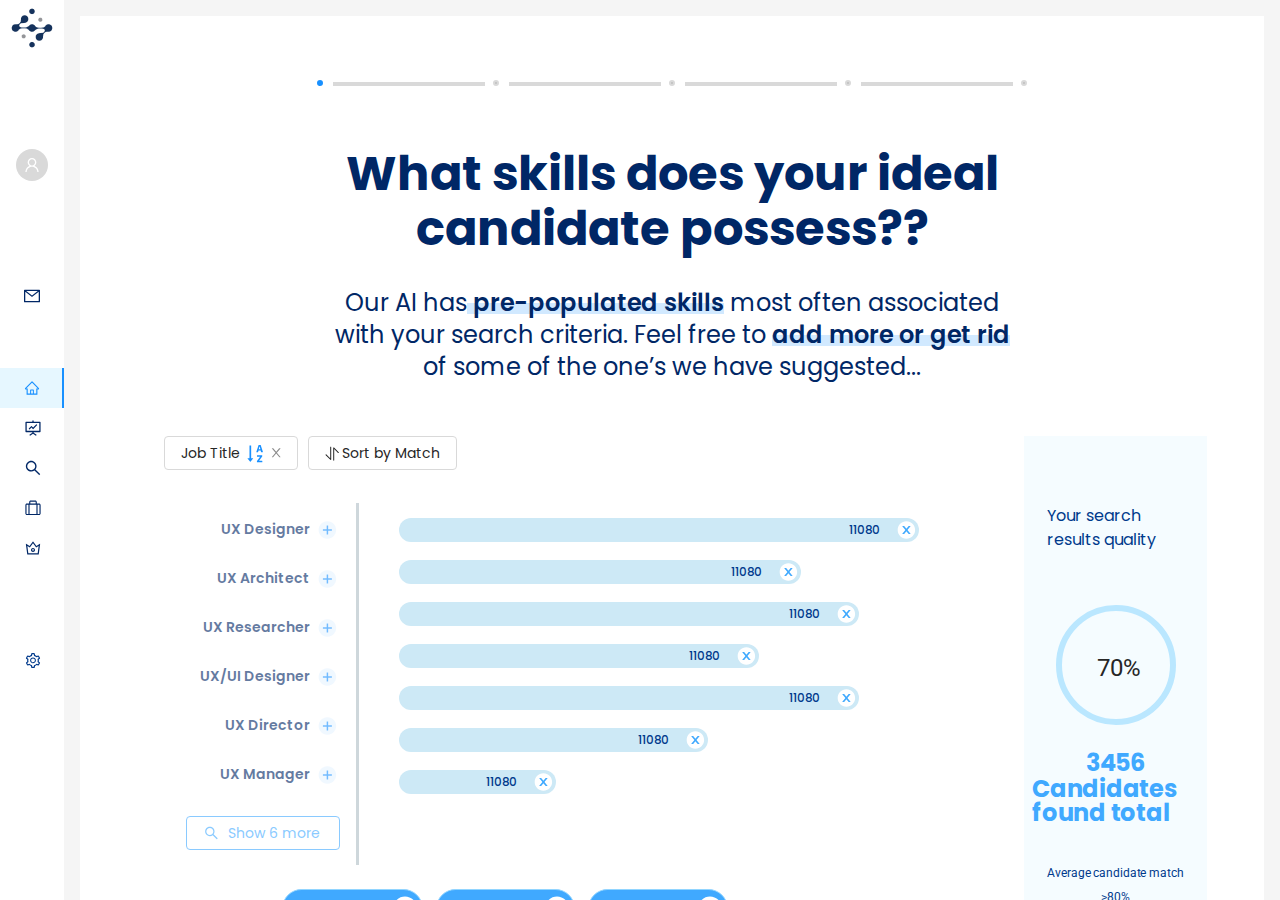
<file: Sinecure-Home/src/pages/step_3.html>
<!DOCTYPE html>
<html lang="en">
	<head>
		<meta charset="UTF-8" />
		<meta name="viewport" content="width=device-width, initial-scale=1.0" />
		<link
			href="https://cdn.jsdelivr.net/npm/bootstrap@5.3.1/dist/css/bootstrap.min.css"
			rel="stylesheet"
			integrity="sha384-4bw+/aepP/YC94hEpVNVgiZdgIC5+VKNBQNGCHeKRQN+PtmoHDEXuppvnDJzQIu9"
			crossorigin="anonymous"
		/>
		<link
			rel="stylesheet"
			href="https://cdn.jsdelivr.net/npm/bootstrap@4.0.0/dist/css/bootstrap.min.css"
			integrity="sha384-Gn5384xqQ1aoWXA+058RXPxPg6fy4IWvTNh0E263XmFcJlSAwiGgFAW/dAiS6JXm"
			crossorigin="anonymous"
		/>
		<script
			src="https://code.jquery.com/jquery-3.2.1.slim.min.js"
			integrity="sha384-KJ3o2DKtIkvYIK3UENzmM7KCkRr/rE9/Qpg6aAZGJwFDMVNA/GpGFF93hXpG5KkN"
			crossorigin="anonymous"
		></script>
		<script
			src="https://cdn.jsdelivr.net/npm/popper.js@1.12.9/dist/umd/popper.min.js"
			integrity="sha384-ApNbgh9B+Y1QKtv3Rn7W3mgPxhU9K/ScQsAP7hUibX39j7fakFPskvXusvfa0b4Q"
			crossorigin="anonymous"
		></script>
		<script
			src="https://cdn.jsdelivr.net/npm/bootstrap@4.0.0/dist/js/bootstrap.min.js"
			integrity="sha384-JZR6Spejh4U02d8jOt6vLEHfe/JQGiRRSQQxSfFWpi1MquVdAyjUar5+76PVCmYl"
			crossorigin="anonymous"
		></script>
		<script
			src="https://cdn.jsdelivr.net/npm/bootstrap@5.3.1/dist/js/bootstrap.bundle.min.js"
			integrity="sha384-HwwvtgBNo3bZJJLYd8oVXjrBZt8cqVSpeBNS5n7C8IVInixGAoxmnlMuBnhbgrkm"
			crossorigin="anonymous"
		></script>
		<script src="./index.js"></script>
		<link rel="stylesheet" href="../../app.css" />
		<title>Step 3</title>
	</head>
	<body>
		<div class="main">
			<div class="side-navbar">
				<div class="center pointer">
					<a href="./step_1.html">
						<img src="../../assets/images/sinecureLogo.png" alt="sidebar logo" class="sidebar-logo" />
					</a>
				</div>
				<div class="profile-icon center">
					<svg
						class="pointer"
						width="32"
						height="32"
						viewBox="0 0 32 32"
						fill="none"
						xmlns="http://www.w3.org/2000/svg"
					>
						<g clip-path="url(#clip0_6930_2259)">
							<rect width="32" height="32" fill="#D9D9D9" />
							<path
								d="M22.0904 20.4227C21.7588 19.6372 21.2776 18.9238 20.6736 18.3221C20.0715 17.7186 19.3581 17.2375 18.5731 16.9053C18.566 16.9018 18.559 16.9 18.552 16.8965C19.6471 16.1055 20.359 14.817 20.359 13.3633C20.359 10.9551 18.4078 9.00391 15.9996 9.00391C13.5914 9.00391 11.6402 10.9551 11.6402 13.3633C11.6402 14.817 12.3522 16.1055 13.4473 16.8982C13.4402 16.9018 13.4332 16.9035 13.4262 16.907C12.6387 17.2393 11.932 17.7156 11.3256 18.3238C10.7222 18.926 10.241 19.6393 9.9088 20.4244C9.58241 21.193 9.40638 22.0171 9.39024 22.852C9.38977 22.8707 9.39306 22.8894 9.39992 22.9068C9.40678 22.9243 9.41706 22.9402 9.43017 22.9537C9.44327 22.9671 9.45893 22.9778 9.47623 22.9851C9.49352 22.9923 9.5121 22.9961 9.53087 22.9961H10.5856C10.6629 22.9961 10.7244 22.9346 10.7262 22.859C10.7613 21.502 11.3063 20.2311 12.2695 19.2678C13.2662 18.2711 14.5899 17.7227 15.9996 17.7227C17.4094 17.7227 18.733 18.2711 19.7297 19.2678C20.693 20.2311 21.2379 21.502 21.2731 22.859C21.2748 22.9363 21.3363 22.9961 21.4137 22.9961H22.4684C22.4871 22.9961 22.5057 22.9923 22.523 22.9851C22.5403 22.9778 22.556 22.9671 22.5691 22.9537C22.5822 22.9402 22.5925 22.9243 22.5993 22.9068C22.6062 22.8894 22.6095 22.8707 22.609 22.852C22.5914 22.0117 22.4174 21.1943 22.0904 20.4227ZM15.9996 16.3867C15.1928 16.3867 14.4334 16.0721 13.8621 15.5008C13.2908 14.9295 12.9762 14.1701 12.9762 13.3633C12.9762 12.5564 13.2908 11.7971 13.8621 11.2258C14.4334 10.6545 15.1928 10.3398 15.9996 10.3398C16.8065 10.3398 17.5658 10.6545 18.1371 11.2258C18.7084 11.7971 19.0231 12.5564 19.0231 13.3633C19.0231 14.1701 18.7084 14.9295 18.1371 15.5008C17.5658 16.0721 16.8065 16.3867 15.9996 16.3867Z"
								fill="white"
							/>
						</g>
						<defs>
							<clipPath id="clip0_6930_2259">
								<rect width="32" height="32" rx="16" fill="white" />
							</clipPath>
						</defs>
					</svg>
				</div>
				<div class="notification-icon pointer center">
					<svg
						class="pointer"
						width="16"
						height="16"
						viewBox="0 0 14 12"
						fill="none"
						xmlns="http://www.w3.org/2000/svg"
					>
						<path
							d="M13.5 0.5H0.5C0.223437 0.5 0 0.723437 0 1V11C0 11.2766 0.223437 11.5 0.5 11.5H13.5C13.7766 11.5 14 11.2766 14 11V1C14 0.723437 13.7766 0.5 13.5 0.5ZM12.875 2.23125V10.375H1.125V2.23125L0.69375 1.89531L1.30781 1.10625L1.97656 1.62656H12.025L12.6938 1.10625L13.3078 1.89531L12.875 2.23125ZM12.025 1.625L7 5.53125L1.975 1.625L1.30625 1.10469L0.692188 1.89375L1.12344 2.22969L6.46094 6.37969C6.61444 6.49894 6.80328 6.56367 6.99766 6.56367C7.19203 6.56367 7.38088 6.49894 7.53438 6.37969L12.875 2.23125L13.3062 1.89531L12.6922 1.10625L12.025 1.625Z"
							fill="#002766"
						/>
					</svg>
				</div>
				<ul class="navbar-list">
					<li class="navbar-list-item center pointer">
						<svg width="16" height="16" viewBox="0 0 16 14" fill="none" xmlns="http://www.w3.org/2000/svg">
							<path
								d="M14.7894 6.89152L8.75192 0.857144L8.34723 0.452456C8.25502 0.360857 8.13033 0.309448 8.00036 0.309448C7.87039 0.309448 7.74569 0.360857 7.65348 0.452456L1.2113 6.89152C1.11681 6.98563 1.04214 7.09772 0.991689 7.22117C0.941237 7.34462 0.916026 7.47692 0.917545 7.61027C0.923795 8.16027 1.38161 8.59933 1.93161 8.59933H2.59567V13.6884H13.405V8.59933H14.0832C14.3504 8.59933 14.6019 8.49464 14.791 8.30558C14.8841 8.21279 14.9578 8.10245 15.008 7.98095C15.0581 7.85945 15.0837 7.72921 15.0832 7.59777C15.0832 7.33214 14.9785 7.08058 14.7894 6.89152ZM8.87536 12.5634H7.12536V9.37589H8.87536V12.5634ZM12.28 7.47433V12.5634H9.87536V9.00089C9.87536 8.65558 9.59567 8.37589 9.25036 8.37589H6.75036C6.40505 8.37589 6.12536 8.65558 6.12536 9.00089V12.5634H3.72067V7.47433H2.22067L8.00192 1.69777L8.36286 2.05871L13.7816 7.47433H12.28Z"
								fill="#002766"
							/>
						</svg>
					</li>
					<li class="navbar-list-item center pointer">
						<svg width="16" height="16" viewBox="0 0 14 14" fill="none" xmlns="http://www.w3.org/2000/svg">
							<path
								d="M3.87713 8.24161C3.92557 8.29005 4.00526 8.29005 4.0537 8.24161L5.64432 6.65099L6.98964 7.99786C7.03807 8.0463 7.11776 8.0463 7.1662 7.99786L10.7021 4.4588C10.7506 4.41036 10.7506 4.33067 10.7021 4.28224L10.1271 3.70723C10.0787 3.6588 9.99901 3.6588 9.95058 3.70723L7.0787 6.58224L5.73339 5.23536C5.68495 5.18692 5.60526 5.18692 5.55682 5.23536L3.30213 7.49005C3.2537 7.53849 3.2537 7.61817 3.30213 7.66661L3.87713 8.24161Z"
								fill="#002766"
							/>
							<path
								d="M13.125 1.5H7.5625V0.5C7.5625 0.43125 7.50625 0.375 7.4375 0.375H6.5625C6.49375 0.375 6.4375 0.43125 6.4375 0.5V1.5H0.875C0.598437 1.5 0.375 1.72344 0.375 2V10.125C0.375 10.4016 0.598437 10.625 0.875 10.625H6.44375V11.125L3.86875 12.8141C3.81094 12.8516 3.79531 12.9281 3.83281 12.9859L4.30625 13.7234V13.725C4.34375 13.7828 4.42188 13.7984 4.47969 13.7609L7 12.1078L9.52031 13.7609C9.57812 13.7984 9.65625 13.7828 9.69375 13.725V13.7234L10.1672 12.9859C10.2047 12.9281 10.1875 12.8516 10.1313 12.8141L7.5625 11.1297V10.625H13.125C13.4016 10.625 13.625 10.4016 13.625 10.125V2C13.625 1.72344 13.4016 1.5 13.125 1.5ZM12.5 9.5H1.5V2.625H12.5V9.5Z"
								fill="#002766"
							/>
						</svg>
					</li>
					<a href="./step_5.html" data-id="step_5">
						<li class="navbar-list-item center pointer">
							<svg width="16" height="16" viewBox="0 0 14 14" fill="none" xmlns="http://www.w3.org/2000/svg">
								<path
									d="M13.2125 12.3516L9.15469 8.29375C9.78438 7.47969 10.125 6.48438 10.125 5.4375C10.125 4.18438 9.63594 3.00937 8.75156 2.12344C7.86719 1.2375 6.68906 0.75 5.4375 0.75C4.18594 0.75 3.00781 1.23906 2.12344 2.12344C1.2375 3.00781 0.75 4.18438 0.75 5.4375C0.75 6.68906 1.23906 7.86719 2.12344 8.75156C3.00781 9.6375 4.18438 10.125 5.4375 10.125C6.48438 10.125 7.47813 9.78438 8.29219 9.15625L12.35 13.2125C12.3619 13.2244 12.376 13.2338 12.3916 13.2403C12.4071 13.2467 12.4238 13.2501 12.4406 13.2501C12.4575 13.2501 12.4741 13.2467 12.4897 13.2403C12.5052 13.2338 12.5194 13.2244 12.5312 13.2125L13.2125 12.5328C13.2244 12.5209 13.2338 12.5068 13.2403 12.4912C13.2467 12.4757 13.2501 12.459 13.2501 12.4422C13.2501 12.4254 13.2467 12.4087 13.2403 12.3931C13.2338 12.3776 13.2244 12.3635 13.2125 12.3516ZM7.9125 7.9125C7.25 8.57344 6.37187 8.9375 5.4375 8.9375C4.50312 8.9375 3.625 8.57344 2.9625 7.9125C2.30156 7.25 1.9375 6.37187 1.9375 5.4375C1.9375 4.50312 2.30156 3.62344 2.9625 2.9625C3.625 2.30156 4.50312 1.9375 5.4375 1.9375C6.37187 1.9375 7.25156 2.3 7.9125 2.9625C8.57344 3.625 8.9375 4.50312 8.9375 5.4375C8.9375 6.37187 8.57344 7.25156 7.9125 7.9125Z"
									fill="#002766"
								/>
							</svg>
						</li>
					</a>
					<a href="./step_6.html" data-id="step_6">
						<li class="navbar-list-item center pointer">
							<svg width="16" height="16" viewBox="0 0 14 13" fill="none" xmlns="http://www.w3.org/2000/svg">
								<path
									d="M12.3333 2.66661H10.3333V1.33327C10.3333 0.597939 9.73534 -6.10352e-05 9.00001 -6.10352e-05H5.00001C4.26468 -6.10352e-05 3.66668 0.597939 3.66668 1.33327V2.66661H1.66668C0.931343 2.66661 0.333344 3.26461 0.333344 3.99994V11.3333C0.333344 12.0686 0.931343 12.6666 1.66668 12.6666H12.3333C13.0687 12.6666 13.6667 12.0686 13.6667 11.3333V3.99994C13.6667 3.26461 13.0687 2.66661 12.3333 2.66661ZM10 3.66652V11.6665H4.00001V3.66652H10ZM9.33334 0.999858V2.66661H4.66668V0.999858H9.33334ZM1.33334 3.66652H3.00001V7.66652V11.6665H2.00001H1.33334V7.66652V3.66652ZM11 11.6665V3.66652H12.6667V11.6665H11Z"
									fill="#002766"
								/>
							</svg>
						</li>
					</a>
					<a href="./step_6_02.html" data-id="step_6_02">
						<li class="navbar-list-item center pointer">
							<svg width="16" height="16" viewBox="0 0 14 12" fill="none" xmlns="http://www.w3.org/2000/svg">
								<path
									d="M13.0561 2.32025L10.0154 4.19369L7.09982 0.304628C7.08809 0.288975 7.07288 0.27627 7.05538 0.267519C7.03789 0.258768 7.0186 0.254211 6.99904 0.254211C6.97948 0.254211 6.96019 0.258768 6.9427 0.267519C6.9252 0.27627 6.90999 0.288975 6.89826 0.304628L3.9842 4.19369L0.942009 2.32025C0.852946 2.26557 0.737321 2.339 0.751383 2.44369L1.94513 11.5156C1.96232 11.639 2.06857 11.7343 2.19513 11.7343H11.8061C11.9311 11.7343 12.0389 11.6406 12.0545 11.5156L13.2483 2.44369C13.2608 2.339 13.1467 2.26557 13.0561 2.32025ZM11.0873 10.6656H2.91076L2.07013 4.26869L4.25451 5.614L6.99982 1.9515L9.74513 5.614L11.9295 4.26869L11.0873 10.6656ZM6.99982 5.95307C6.02951 5.95307 5.24045 6.74213 5.24045 7.71244C5.24045 8.68275 6.02951 9.47182 6.99982 9.47182C7.97013 9.47182 8.7592 8.68275 8.7592 7.71244C8.7592 6.74213 7.97013 5.95307 6.99982 5.95307ZM6.99982 8.46713C6.5842 8.46713 6.2467 8.12963 6.2467 7.71244C6.2467 7.29682 6.5842 6.95775 6.99982 6.95775C7.41545 6.95775 7.75295 7.29525 7.75295 7.71244C7.75295 8.12807 7.41545 8.46713 6.99982 8.46713Z"
									fill="#002766"
								/>
							</svg>
						</li>
					</a>
				</ul>
				<div class="settings-icon pointer center">
					<a href="./step_7.html">
						<svg width="16" height="16" viewBox="0 0 14 15" fill="none" xmlns="http://www.w3.org/2000/svg">
							<path
								d="M13.4506 9.77555L12.4272 8.90055C12.4756 8.60368 12.5006 8.30055 12.5006 7.99743C12.5006 7.6943 12.4756 7.39118 12.4272 7.0943L13.4506 6.2193C13.5278 6.15322 13.5831 6.0652 13.609 5.96695C13.635 5.86871 13.6304 5.76489 13.5959 5.6693L13.5819 5.62867C13.3001 4.84122 12.8782 4.11123 12.3366 3.47399L12.3084 3.44117C12.2427 3.36391 12.1552 3.30837 12.0572 3.28187C11.9593 3.25538 11.8557 3.25916 11.76 3.29274L10.4897 3.7443C10.0209 3.35992 9.4975 3.0568 8.93188 2.8443L8.68656 1.51617C8.66806 1.41624 8.61958 1.3243 8.54757 1.25258C8.47557 1.18085 8.38344 1.13273 8.28344 1.11461L8.24125 1.1068C7.42719 0.959924 6.57094 0.959924 5.75688 1.1068L5.71469 1.11461C5.61468 1.13273 5.52256 1.18085 5.45055 1.25258C5.37855 1.3243 5.33007 1.41624 5.31156 1.51617L5.06469 2.85055C4.50358 3.06309 3.98104 3.36606 3.51781 3.74742L2.23813 3.29274C2.14245 3.2589 2.03874 3.25497 1.94077 3.28149C1.84281 3.308 1.75524 3.3637 1.68969 3.44117L1.66156 3.47399C1.12054 4.11168 0.698713 4.84155 0.416251 5.62867L0.402188 5.6693C0.331876 5.86461 0.389688 6.08336 0.547501 6.2193L1.58344 7.10368C1.535 7.39743 1.51156 7.69742 1.51156 7.99586C1.51156 8.29586 1.535 8.59586 1.58344 8.88805L0.547501 9.77243C0.470307 9.83851 0.415058 9.92653 0.389101 10.0248C0.363144 10.123 0.367708 10.2268 0.402188 10.3224L0.416251 10.3631C0.699063 11.1506 1.11781 11.8771 1.66156 12.5177L1.68969 12.5506C1.7554 12.6278 1.84298 12.6834 1.94088 12.7099C2.03878 12.7364 2.14242 12.7326 2.23813 12.699L3.51781 12.2443C3.98344 12.6271 4.50375 12.9302 5.06469 13.1412L5.31156 14.4756C5.33007 14.5755 5.37855 14.6674 5.45055 14.7391C5.52256 14.8109 5.61468 14.859 5.71469 14.8771L5.75688 14.8849C6.57842 15.0326 7.41971 15.0326 8.24125 14.8849L8.28344 14.8771C8.38344 14.859 8.47557 14.8109 8.54757 14.7391C8.61958 14.6674 8.66806 14.5755 8.68656 14.4756L8.93188 13.1474C9.49727 12.9355 10.0237 12.6314 10.4897 12.2474L11.76 12.699C11.8557 12.7328 11.9594 12.7368 12.0574 12.7102C12.1553 12.6837 12.2429 12.628 12.3084 12.5506L12.3366 12.5177C12.8803 11.8756 13.2991 11.1506 13.5819 10.3631L13.5959 10.3224C13.6663 10.1302 13.6084 9.91149 13.4506 9.77555ZM11.3178 7.27868C11.3569 7.51461 11.3772 7.7568 11.3772 7.99899C11.3772 8.24118 11.3569 8.48336 11.3178 8.7193L11.2147 9.34586L12.3819 10.3443C12.2049 10.7519 11.9816 11.1378 11.7163 11.4943L10.2663 10.9802L9.77563 11.3834C9.40219 11.6896 8.98656 11.9302 8.53656 12.099L7.94125 12.3224L7.66156 13.8381C7.22027 13.8881 6.77473 13.8881 6.33344 13.8381L6.05375 12.3193L5.46313 12.0927C5.01781 11.924 4.60375 11.6834 4.23344 11.3787L3.74281 10.974L2.28344 11.4927C2.01781 11.1349 1.79594 10.749 1.61781 10.3427L2.7975 9.33493L2.69594 8.70993C2.65844 8.47711 2.63813 8.23649 2.63813 7.99899C2.63813 7.75992 2.65688 7.52086 2.69594 7.28805L2.7975 6.66305L1.61781 5.65524C1.79438 5.24742 2.01781 4.86305 2.28344 4.50524L3.74281 5.02399L4.23344 4.6193C4.60375 4.31461 5.01781 4.07399 5.46313 3.90524L6.05531 3.6818L6.335 2.16305C6.77406 2.11305 7.2225 2.11305 7.66313 2.16305L7.94281 3.67867L8.53813 3.90211C8.98656 4.07086 9.40375 4.31149 9.77719 4.61774L10.2678 5.02086L11.7178 4.5068C11.9834 4.86461 12.2053 5.25055 12.3834 5.6568L11.2163 6.65524L11.3178 7.27868ZM7.00063 5.09274C5.48188 5.09274 4.25063 6.32399 4.25063 7.84274C4.25063 9.36149 5.48188 10.5927 7.00063 10.5927C8.51938 10.5927 9.75063 9.36149 9.75063 7.84274C9.75063 6.32399 8.51938 5.09274 7.00063 5.09274ZM8.23813 9.08024C8.07582 9.24301 7.88292 9.37209 7.67055 9.46005C7.45817 9.548 7.2305 9.5931 7.00063 9.59274C6.53344 9.59274 6.09438 9.40993 5.76313 9.08024C5.60035 8.91793 5.47127 8.72504 5.38332 8.51266C5.29536 8.30028 5.25027 8.07261 5.25063 7.84274C5.25063 7.37555 5.43344 6.93649 5.76313 6.60524C6.09438 6.27399 6.53344 6.09274 7.00063 6.09274C7.46781 6.09274 7.90688 6.27399 8.23813 6.60524C8.4009 6.76755 8.52998 6.96044 8.61793 7.17282C8.70589 7.38519 8.75098 7.61287 8.75063 7.84274C8.75063 8.30993 8.56781 8.74899 8.23813 9.08024Z"
								fill="#003A8C"
							/>
						</svg>
					</a>
				</div>
			</div>
			<div class="body body-wrapper">
				<div class="step-three-hero">
					<div class="stepper-horizontal" id="stepper1">
						<div class="step editing">
							<div class="step-circle"></div>
							<div class="step-bar-left"></div>
							<div class="step-bar-right"></div>
						</div>
						<div class="step">
							<div class="step-circle"></div>
							<div class="step-bar-left"></div>
							<div class="step-bar-right"></div>
						</div>
						<div class="step">
							<div class="step-circle"></div>
							<div class="step-bar-left"></div>
							<div class="step-bar-right"></div>
						</div>
						<div class="step">
							<div class="step-circle"></div>
							<div class="step-bar-left"></div>
							<div class="step-bar-right"></div>
						</div>
						<div class="step">
							<div class="step-circle"></div>
							<div class="step-bar-left"></div>
							<div class="step-bar-right"></div>
						</div>
					</div>
					<!-- <button onclick="nextStep()">Next</button> -->
					<div class="header-section d-flex d-col">
						<div class="heading center text-center">
							<h1>What skills does your ideal candidate possess??</h1>
						</div>
						<div class="sub-heading-description center text-center">
							<h3>
								Our AI has<span class="text-underline"> pre-populated skills</span> most often associated with your
								search criteria. Feel free to <span class="text-underline"> add more or get rid</span> of some of the
								one’s we have suggested...
							</h3>
						</div>
					</div>
					<div class="graph-section-wrapper">
						<div class="graph-section d-flex">
							<div>
								<div class="sorting-buttons d-flex">
									<div class="title-sort">
										<button class="title-sort-button">
											Job Title
											<svg width="25" height="25" viewBox="0 0 25 25" fill="none" xmlns="http://www.w3.org/2000/svg">
												<path
													d="M19.8786 10.8515L17.7552 4.21162C17.7414 4.16719 17.7137 4.12838 17.6761 4.10094C17.6385 4.0735 17.5931 4.05889 17.5466 4.05927H15.7325C15.6364 4.05927 15.5544 4.12021 15.5239 4.21162L13.3841 10.8515C13.3771 10.8726 13.3724 10.896 13.3724 10.9194C13.3724 11.039 13.4708 11.1374 13.5903 11.1374H14.9122C15.0107 11.1374 15.095 11.0718 15.1232 10.978L15.5333 9.53427H17.6193L18.0247 10.9757C18.0505 11.0694 18.1372 11.1351 18.2357 11.1351H19.67C19.6935 11.1351 19.7146 11.1327 19.7357 11.1257C19.7919 11.1069 19.8364 11.0694 19.8646 11.0179C19.8903 10.9663 19.895 10.9077 19.8786 10.8515ZM15.7466 8.31318L16.5153 5.57333H16.663L17.4153 8.31318H15.7466ZM19.1099 19.8655H16.0724V19.8561L19.1802 15.4288C19.206 15.3913 19.22 15.3491 19.22 15.3022V14.4491C19.22 14.3296 19.1216 14.2311 19.0021 14.2311H14.2208C14.1013 14.2311 14.0028 14.3296 14.0028 14.4491V15.4569C14.0028 15.5765 14.1013 15.6749 14.2208 15.6749H17.0943V15.6843L13.9747 20.1116C13.9487 20.1487 13.9348 20.1929 13.9349 20.2382V21.0913C13.9349 21.2108 14.0333 21.3093 14.1528 21.3093H19.1075C19.2271 21.3093 19.3255 21.2108 19.3255 21.0913V20.0835C19.3258 20.055 19.3205 20.0267 19.3098 20.0003C19.2991 19.9738 19.2832 19.9498 19.2632 19.9295C19.2431 19.9092 19.2193 19.8931 19.1929 19.8822C19.1666 19.8712 19.1384 19.8655 19.1099 19.8655ZM9.9505 17.1374H8.16925V4.71552C8.16925 4.6124 8.08488 4.52802 7.98175 4.52802H6.66925C6.56613 4.52802 6.48175 4.6124 6.48175 4.71552V17.1374H4.7005C4.54347 17.1374 4.45441 17.3202 4.55285 17.4421L7.17785 20.7679C7.19539 20.7903 7.2178 20.8084 7.24338 20.8209C7.26896 20.8333 7.29705 20.8398 7.3255 20.8398C7.35396 20.8398 7.38205 20.8333 7.40763 20.8209C7.43321 20.8084 7.45562 20.7903 7.47316 20.7679L10.0982 17.4421C10.1943 17.3202 10.1075 17.1374 9.9505 17.1374Z"
													fill="#1890FF"
												/>
											</svg>
											<svg width="10" height="10" viewBox="0 0 10 10" fill="none" xmlns="http://www.w3.org/2000/svg">
												<path
													d="M5.90808 4.68457L9.49695 0.406641C9.5571 0.335547 9.50652 0.227539 9.41355 0.227539H8.32253C8.25828 0.227539 8.19675 0.25625 8.15437 0.305469L5.19441 3.83418L2.23445 0.305469C2.19343 0.25625 2.13191 0.227539 2.06628 0.227539H0.975268C0.8823 0.227539 0.831714 0.335547 0.89187 0.406641L4.48074 4.68457L0.89187 8.9625C0.878394 8.97835 0.869749 8.99773 0.866961 9.01834C0.864172 9.03895 0.867357 9.05994 0.876138 9.07879C0.884919 9.09765 0.898927 9.11359 0.916498 9.12473C0.93407 9.13586 0.954467 9.14172 0.975268 9.1416H2.06628C2.13054 9.1416 2.19207 9.11289 2.23445 9.06367L5.19441 5.53496L8.15437 9.06367C8.19538 9.11289 8.25691 9.1416 8.32253 9.1416H9.41355C9.50652 9.1416 9.5571 9.03359 9.49695 8.9625L5.90808 4.68457Z"
													fill="#8C8C8C"
												/>
											</svg>
										</button>
									</div>
									<div class="match-sort">
										<button class="match-sort-button">
											<svg width="14" height="15" viewBox="0 0 14 15" fill="none" xmlns="http://www.w3.org/2000/svg">
												<path
													d="M5.20722 1.18457C5.20722 1.05196 5.2599 0.924785 5.35367 0.831017C5.44743 0.737249 5.57461 0.68457 5.70722 0.68457C5.83983 0.68457 5.96701 0.737249 6.06077 0.831017C6.15454 0.924785 6.20722 1.05196 6.20722 1.18457V13.4776C6.2072 13.5764 6.1779 13.673 6.12302 13.7552C6.06814 13.8373 5.99014 13.9014 5.89887 13.9393C5.80761 13.9772 5.70716 13.9871 5.61022 13.968C5.51329 13.9488 5.4242 13.9013 5.35422 13.8316L0.70622 9.18457C0.659657 9.13812 0.622714 9.08295 0.597507 9.0222C0.572301 8.96146 0.559326 8.89634 0.559326 8.83057C0.559326 8.7648 0.572301 8.69968 0.597507 8.63894C0.622714 8.57819 0.659657 8.52302 0.70622 8.47657H0.70822C0.801943 8.38314 0.928883 8.33068 1.06122 8.33068C1.19356 8.33068 1.3205 8.38314 1.41422 8.47657L5.20722 12.2726V1.18457ZM8.20722 1.89157C8.20744 1.79284 8.23688 1.69639 8.29184 1.61436C8.34679 1.53234 8.4248 1.46843 8.51603 1.43067C8.60725 1.39292 8.70762 1.38302 8.80446 1.40222C8.90131 1.42142 8.9903 1.46887 9.06022 1.53857L13.7082 6.18457C13.7548 6.23102 13.7917 6.28619 13.8169 6.34694C13.8421 6.40768 13.8551 6.4728 13.8551 6.53857C13.8551 6.60434 13.8421 6.66946 13.8169 6.7302C13.7917 6.79095 13.7548 6.84612 13.7082 6.89257H13.7062C13.6125 6.986 13.4856 7.03846 13.3532 7.03846C13.2209 7.03846 13.0939 6.986 13.0002 6.89257L9.20722 3.09857V14.1846C9.20722 14.3172 9.15454 14.4444 9.06077 14.5381C8.96701 14.6319 8.83983 14.6846 8.70722 14.6846C8.57461 14.6846 8.44743 14.6319 8.35367 14.5381C8.2599 14.4444 8.20722 14.3172 8.20722 14.1846V1.89157Z"
													fill="#262626"
												/>
											</svg>
											Sort by Match
										</button>
									</div>
								</div>
								<div class="graph-wrapper d-flex">
									<div class="listing-wrapper d-flex d-col">
										<ul class="graph-listing d-flex d-col">
											<li>
												<span> UX Designer </span>
												<div>
													<svg
														width="25"
														height="24"
														viewBox="0 0 25 24"
														fill="none"
														xmlns="http://www.w3.org/2000/svg"
													>
														<path
															opacity="0.1"
															d="M12.4 3.28125C7.58596 3.28125 3.68127 7.18594 3.68127 12C3.68127 16.8141 7.58596 20.7188 12.4 20.7188C17.2141 20.7188 21.1188 16.8141 21.1188 12C21.1188 7.18594 17.2141 3.28125 12.4 3.28125ZM16.9 12.5625C16.9 12.6656 16.8156 12.75 16.7125 12.75H13.15V16.3125C13.15 16.4156 13.0656 16.5 12.9625 16.5H11.8375C11.7344 16.5 11.65 16.4156 11.65 16.3125V12.75H8.08752C7.9844 12.75 7.90002 12.6656 7.90002 12.5625V11.4375C7.90002 11.3344 7.9844 11.25 8.08752 11.25H11.65V7.6875C11.65 7.58437 11.7344 7.5 11.8375 7.5H12.9625C13.0656 7.5 13.15 7.58437 13.15 7.6875V11.25H16.7125C16.8156 11.25 16.9 11.3344 16.9 11.4375V12.5625Z"
															fill="#1890FF"
														/>
														<path
															d="M16.7125 11.25H13.15V7.6875C13.15 7.58437 13.0656 7.5 12.9625 7.5H11.8375C11.7344 7.5 11.65 7.58437 11.65 7.6875V11.25H8.08752C7.9844 11.25 7.90002 11.3344 7.90002 11.4375V12.5625C7.90002 12.6656 7.9844 12.75 8.08752 12.75H11.65V16.3125C11.65 16.4156 11.7344 16.5 11.8375 16.5H12.9625C13.0656 16.5 13.15 16.4156 13.15 16.3125V12.75H16.7125C16.8156 12.75 16.9 12.6656 16.9 12.5625V11.4375C16.9 11.3344 16.8156 11.25 16.7125 11.25Z"
															fill="#1890FF"
														/>
													</svg>
												</div>
											</li>
											<li>
												<span> UX Architect </span>
												<div>
													<svg
														width="25"
														height="24"
														viewBox="0 0 25 24"
														fill="none"
														xmlns="http://www.w3.org/2000/svg"
													>
														<path
															opacity="0.1"
															d="M12.4 3.28125C7.58596 3.28125 3.68127 7.18594 3.68127 12C3.68127 16.8141 7.58596 20.7188 12.4 20.7188C17.2141 20.7188 21.1188 16.8141 21.1188 12C21.1188 7.18594 17.2141 3.28125 12.4 3.28125ZM16.9 12.5625C16.9 12.6656 16.8156 12.75 16.7125 12.75H13.15V16.3125C13.15 16.4156 13.0656 16.5 12.9625 16.5H11.8375C11.7344 16.5 11.65 16.4156 11.65 16.3125V12.75H8.08752C7.9844 12.75 7.90002 12.6656 7.90002 12.5625V11.4375C7.90002 11.3344 7.9844 11.25 8.08752 11.25H11.65V7.6875C11.65 7.58437 11.7344 7.5 11.8375 7.5H12.9625C13.0656 7.5 13.15 7.58437 13.15 7.6875V11.25H16.7125C16.8156 11.25 16.9 11.3344 16.9 11.4375V12.5625Z"
															fill="#1890FF"
														/>
														<path
															d="M16.7125 11.25H13.15V7.6875C13.15 7.58437 13.0656 7.5 12.9625 7.5H11.8375C11.7344 7.5 11.65 7.58437 11.65 7.6875V11.25H8.08752C7.9844 11.25 7.90002 11.3344 7.90002 11.4375V12.5625C7.90002 12.6656 7.9844 12.75 8.08752 12.75H11.65V16.3125C11.65 16.4156 11.7344 16.5 11.8375 16.5H12.9625C13.0656 16.5 13.15 16.4156 13.15 16.3125V12.75H16.7125C16.8156 12.75 16.9 12.6656 16.9 12.5625V11.4375C16.9 11.3344 16.8156 11.25 16.7125 11.25Z"
															fill="#1890FF"
														/>
													</svg>
												</div>
											</li>
											<li>
												<span> UX Researcher </span>
												<div>
													<svg
														width="25"
														height="24"
														viewBox="0 0 25 24"
														fill="none"
														xmlns="http://www.w3.org/2000/svg"
													>
														<path
															opacity="0.1"
															d="M12.4 3.28125C7.58596 3.28125 3.68127 7.18594 3.68127 12C3.68127 16.8141 7.58596 20.7188 12.4 20.7188C17.2141 20.7188 21.1188 16.8141 21.1188 12C21.1188 7.18594 17.2141 3.28125 12.4 3.28125ZM16.9 12.5625C16.9 12.6656 16.8156 12.75 16.7125 12.75H13.15V16.3125C13.15 16.4156 13.0656 16.5 12.9625 16.5H11.8375C11.7344 16.5 11.65 16.4156 11.65 16.3125V12.75H8.08752C7.9844 12.75 7.90002 12.6656 7.90002 12.5625V11.4375C7.90002 11.3344 7.9844 11.25 8.08752 11.25H11.65V7.6875C11.65 7.58437 11.7344 7.5 11.8375 7.5H12.9625C13.0656 7.5 13.15 7.58437 13.15 7.6875V11.25H16.7125C16.8156 11.25 16.9 11.3344 16.9 11.4375V12.5625Z"
															fill="#1890FF"
														/>
														<path
															d="M16.7125 11.25H13.15V7.6875C13.15 7.58437 13.0656 7.5 12.9625 7.5H11.8375C11.7344 7.5 11.65 7.58437 11.65 7.6875V11.25H8.08752C7.9844 11.25 7.90002 11.3344 7.90002 11.4375V12.5625C7.90002 12.6656 7.9844 12.75 8.08752 12.75H11.65V16.3125C11.65 16.4156 11.7344 16.5 11.8375 16.5H12.9625C13.0656 16.5 13.15 16.4156 13.15 16.3125V12.75H16.7125C16.8156 12.75 16.9 12.6656 16.9 12.5625V11.4375C16.9 11.3344 16.8156 11.25 16.7125 11.25Z"
															fill="#1890FF"
														/>
													</svg>
												</div>
											</li>
											<li>
												<span> UX/UI Designer </span>
												<div>
													<svg
														width="25"
														height="24"
														viewBox="0 0 25 24"
														fill="none"
														xmlns="http://www.w3.org/2000/svg"
													>
														<path
															opacity="0.1"
															d="M12.4 3.28125C7.58596 3.28125 3.68127 7.18594 3.68127 12C3.68127 16.8141 7.58596 20.7188 12.4 20.7188C17.2141 20.7188 21.1188 16.8141 21.1188 12C21.1188 7.18594 17.2141 3.28125 12.4 3.28125ZM16.9 12.5625C16.9 12.6656 16.8156 12.75 16.7125 12.75H13.15V16.3125C13.15 16.4156 13.0656 16.5 12.9625 16.5H11.8375C11.7344 16.5 11.65 16.4156 11.65 16.3125V12.75H8.08752C7.9844 12.75 7.90002 12.6656 7.90002 12.5625V11.4375C7.90002 11.3344 7.9844 11.25 8.08752 11.25H11.65V7.6875C11.65 7.58437 11.7344 7.5 11.8375 7.5H12.9625C13.0656 7.5 13.15 7.58437 13.15 7.6875V11.25H16.7125C16.8156 11.25 16.9 11.3344 16.9 11.4375V12.5625Z"
															fill="#1890FF"
														/>
														<path
															d="M16.7125 11.25H13.15V7.6875C13.15 7.58437 13.0656 7.5 12.9625 7.5H11.8375C11.7344 7.5 11.65 7.58437 11.65 7.6875V11.25H8.08752C7.9844 11.25 7.90002 11.3344 7.90002 11.4375V12.5625C7.90002 12.6656 7.9844 12.75 8.08752 12.75H11.65V16.3125C11.65 16.4156 11.7344 16.5 11.8375 16.5H12.9625C13.0656 16.5 13.15 16.4156 13.15 16.3125V12.75H16.7125C16.8156 12.75 16.9 12.6656 16.9 12.5625V11.4375C16.9 11.3344 16.8156 11.25 16.7125 11.25Z"
															fill="#1890FF"
														/>
													</svg>
												</div>
											</li>
											<li>
												<span> UX Director </span>
												<div>
													<svg
														width="25"
														height="24"
														viewBox="0 0 25 24"
														fill="none"
														xmlns="http://www.w3.org/2000/svg"
													>
														<path
															opacity="0.1"
															d="M12.4 3.28125C7.58596 3.28125 3.68127 7.18594 3.68127 12C3.68127 16.8141 7.58596 20.7188 12.4 20.7188C17.2141 20.7188 21.1188 16.8141 21.1188 12C21.1188 7.18594 17.2141 3.28125 12.4 3.28125ZM16.9 12.5625C16.9 12.6656 16.8156 12.75 16.7125 12.75H13.15V16.3125C13.15 16.4156 13.0656 16.5 12.9625 16.5H11.8375C11.7344 16.5 11.65 16.4156 11.65 16.3125V12.75H8.08752C7.9844 12.75 7.90002 12.6656 7.90002 12.5625V11.4375C7.90002 11.3344 7.9844 11.25 8.08752 11.25H11.65V7.6875C11.65 7.58437 11.7344 7.5 11.8375 7.5H12.9625C13.0656 7.5 13.15 7.58437 13.15 7.6875V11.25H16.7125C16.8156 11.25 16.9 11.3344 16.9 11.4375V12.5625Z"
															fill="#1890FF"
														/>
														<path
															d="M16.7125 11.25H13.15V7.6875C13.15 7.58437 13.0656 7.5 12.9625 7.5H11.8375C11.7344 7.5 11.65 7.58437 11.65 7.6875V11.25H8.08752C7.9844 11.25 7.90002 11.3344 7.90002 11.4375V12.5625C7.90002 12.6656 7.9844 12.75 8.08752 12.75H11.65V16.3125C11.65 16.4156 11.7344 16.5 11.8375 16.5H12.9625C13.0656 16.5 13.15 16.4156 13.15 16.3125V12.75H16.7125C16.8156 12.75 16.9 12.6656 16.9 12.5625V11.4375C16.9 11.3344 16.8156 11.25 16.7125 11.25Z"
															fill="#1890FF"
														/>
													</svg>
												</div>
											</li>
											<li>
												<span> UX Manager </span>
												<div>
													<svg
														width="25"
														height="24"
														viewBox="0 0 25 24"
														fill="none"
														xmlns="http://www.w3.org/2000/svg"
													>
														<path
															opacity="0.1"
															d="M12.4 3.28125C7.58596 3.28125 3.68127 7.18594 3.68127 12C3.68127 16.8141 7.58596 20.7188 12.4 20.7188C17.2141 20.7188 21.1188 16.8141 21.1188 12C21.1188 7.18594 17.2141 3.28125 12.4 3.28125ZM16.9 12.5625C16.9 12.6656 16.8156 12.75 16.7125 12.75H13.15V16.3125C13.15 16.4156 13.0656 16.5 12.9625 16.5H11.8375C11.7344 16.5 11.65 16.4156 11.65 16.3125V12.75H8.08752C7.9844 12.75 7.90002 12.6656 7.90002 12.5625V11.4375C7.90002 11.3344 7.9844 11.25 8.08752 11.25H11.65V7.6875C11.65 7.58437 11.7344 7.5 11.8375 7.5H12.9625C13.0656 7.5 13.15 7.58437 13.15 7.6875V11.25H16.7125C16.8156 11.25 16.9 11.3344 16.9 11.4375V12.5625Z"
															fill="#1890FF"
														/>
														<path
															d="M16.7125 11.25H13.15V7.6875C13.15 7.58437 13.0656 7.5 12.9625 7.5H11.8375C11.7344 7.5 11.65 7.58437 11.65 7.6875V11.25H8.08752C7.9844 11.25 7.90002 11.3344 7.90002 11.4375V12.5625C7.90002 12.6656 7.9844 12.75 8.08752 12.75H11.65V16.3125C11.65 16.4156 11.7344 16.5 11.8375 16.5H12.9625C13.0656 16.5 13.15 16.4156 13.15 16.3125V12.75H16.7125C16.8156 12.75 16.9 12.6656 16.9 12.5625V11.4375C16.9 11.3344 16.8156 11.25 16.7125 11.25Z"
															fill="#1890FF"
														/>
													</svg>
												</div>
											</li>
											<li>
												<span> UI Designer </span>
												<div>
													<svg
														width="25"
														height="24"
														viewBox="0 0 25 24"
														fill="none"
														xmlns="http://www.w3.org/2000/svg"
													>
														<path
															opacity="0.1"
															d="M12.4 3.28125C7.58596 3.28125 3.68127 7.18594 3.68127 12C3.68127 16.8141 7.58596 20.7188 12.4 20.7188C17.2141 20.7188 21.1188 16.8141 21.1188 12C21.1188 7.18594 17.2141 3.28125 12.4 3.28125ZM16.9 12.5625C16.9 12.6656 16.8156 12.75 16.7125 12.75H13.15V16.3125C13.15 16.4156 13.0656 16.5 12.9625 16.5H11.8375C11.7344 16.5 11.65 16.4156 11.65 16.3125V12.75H8.08752C7.9844 12.75 7.90002 12.6656 7.90002 12.5625V11.4375C7.90002 11.3344 7.9844 11.25 8.08752 11.25H11.65V7.6875C11.65 7.58437 11.7344 7.5 11.8375 7.5H12.9625C13.0656 7.5 13.15 7.58437 13.15 7.6875V11.25H16.7125C16.8156 11.25 16.9 11.3344 16.9 11.4375V12.5625Z"
															fill="#1890FF"
														/>
														<path
															d="M16.7125 11.25H13.15V7.6875C13.15 7.58437 13.0656 7.5 12.9625 7.5H11.8375C11.7344 7.5 11.65 7.58437 11.65 7.6875V11.25H8.08752C7.9844 11.25 7.90002 11.3344 7.90002 11.4375V12.5625C7.90002 12.6656 7.9844 12.75 8.08752 12.75H11.65V16.3125C11.65 16.4156 11.7344 16.5 11.8375 16.5H12.9625C13.0656 16.5 13.15 16.4156 13.15 16.3125V12.75H16.7125C16.8156 12.75 16.9 12.6656 16.9 12.5625V11.4375C16.9 11.3344 16.8156 11.25 16.7125 11.25Z"
															fill="#1890FF"
														/>
													</svg>
												</div>
											</li>
										</ul>
										<div class="show-more-button d-flex">
											<button class="more-title-button">
												<svg width="17" height="16" viewBox="0 0 17 16" fill="none" xmlns="http://www.w3.org/2000/svg">
													<path
														d="M14.6125 13.3516L10.5547 9.29375C11.1844 8.47969 11.525 7.48438 11.525 6.4375C11.525 5.18438 11.0359 4.00937 10.1516 3.12344C9.26718 2.2375 8.08906 1.75 6.83749 1.75C5.58593 1.75 4.40781 2.23906 3.52343 3.12344C2.63749 4.00781 2.14999 5.18438 2.14999 6.4375C2.14999 7.68906 2.63906 8.86719 3.52343 9.75156C4.40781 10.6375 5.58437 11.125 6.83749 11.125C7.88437 11.125 8.87812 10.7844 9.69218 10.1562L13.75 14.2125C13.7619 14.2244 13.776 14.2338 13.7916 14.2403C13.8071 14.2467 13.8238 14.2501 13.8406 14.2501C13.8575 14.2501 13.8741 14.2467 13.8897 14.2403C13.9052 14.2338 13.9193 14.2244 13.9312 14.2125L14.6125 13.5328C14.6244 13.5209 14.6338 13.5068 14.6403 13.4912C14.6467 13.4757 14.65 13.459 14.65 13.4422C14.65 13.4254 14.6467 13.4087 14.6403 13.3931C14.6338 13.3776 14.6244 13.3635 14.6125 13.3516ZM9.31249 8.9125C8.64999 9.57344 7.77187 9.9375 6.83749 9.9375C5.90312 9.9375 5.02499 9.57344 4.36249 8.9125C3.70156 8.25 3.33749 7.37187 3.33749 6.4375C3.33749 5.50312 3.70156 4.62344 4.36249 3.9625C5.02499 3.30156 5.90312 2.9375 6.83749 2.9375C7.77187 2.9375 8.65156 3.3 9.31249 3.9625C9.97343 4.625 10.3375 5.50312 10.3375 6.4375C10.3375 7.37187 9.97343 8.25156 9.31249 8.9125Z"
														fill="#40A9FF"
													/>
												</svg>
												Show 6 more
											</button>
										</div>
									</div>
									<ul class="graph d-flex d-col">
										<li class="graph-line gl-1">
											<span>11080</span>
											<svg width="25" height="24" viewBox="0 0 25 24" fill="none" xmlns="http://www.w3.org/2000/svg">
												<path
													d="M12.3999 3.28125C7.58584 3.28125 3.68115 7.18594 3.68115 12C3.68115 16.8141 7.58584 20.7188 12.3999 20.7188C17.214 20.7188 21.1187 16.8141 21.1187 12C21.1187 7.18594 17.214 3.28125 12.3999 3.28125ZM16.4265 15.6352C16.4546 15.6703 16.471 15.7125 16.471 15.757C16.471 15.8625 16.3866 15.9445 16.2835 15.9445L14.7366 15.9375L12.4093 13.1625L10.0819 15.9398L8.53271 15.9469C8.42959 15.9469 8.34521 15.8625 8.34521 15.7594C8.34521 15.7148 8.36162 15.6727 8.38975 15.6375L11.439 12.007L8.38975 8.37422C8.36142 8.33987 8.34571 8.29686 8.34521 8.25234C8.34521 8.14688 8.42959 8.06484 8.53271 8.06484L10.0819 8.07187L12.4093 10.8469L14.739 8.06953L16.2858 8.0625C16.389 8.0625 16.4733 8.14687 16.4733 8.25C16.4733 8.29453 16.4593 8.33906 16.4312 8.37188L13.3819 12.0047L16.4265 15.6352Z"
													fill="white"
												/>
												<path
													d="M16.4733 8.25C16.4733 8.14687 16.389 8.0625 16.2858 8.0625L14.739 8.06953L12.4093 10.8469L10.0819 8.07187L8.53271 8.06484C8.42959 8.06484 8.34521 8.14688 8.34521 8.25234C8.34521 8.29688 8.36162 8.33906 8.38975 8.37422L11.439 12.007L8.38975 15.6375C8.36142 15.6719 8.34571 15.7149 8.34521 15.7594C8.34521 15.8625 8.42959 15.9469 8.53271 15.9469L10.0819 15.9398L12.4093 13.1625L14.7366 15.9375L16.2835 15.9445C16.3866 15.9445 16.471 15.8625 16.471 15.757C16.471 15.7125 16.4546 15.6703 16.4265 15.6352L13.3819 12.0047L16.4312 8.37188C16.4593 8.33906 16.4733 8.29453 16.4733 8.25Z"
													fill="#40A9FF"
												/>
											</svg>
										</li>
										<li class="graph-line gl-2">
											<span>11080</span>
											<svg width="25" height="24" viewBox="0 0 25 24" fill="none" xmlns="http://www.w3.org/2000/svg">
												<path
													d="M12.3999 3.28125C7.58584 3.28125 3.68115 7.18594 3.68115 12C3.68115 16.8141 7.58584 20.7188 12.3999 20.7188C17.214 20.7188 21.1187 16.8141 21.1187 12C21.1187 7.18594 17.214 3.28125 12.3999 3.28125ZM16.4265 15.6352C16.4546 15.6703 16.471 15.7125 16.471 15.757C16.471 15.8625 16.3866 15.9445 16.2835 15.9445L14.7366 15.9375L12.4093 13.1625L10.0819 15.9398L8.53271 15.9469C8.42959 15.9469 8.34521 15.8625 8.34521 15.7594C8.34521 15.7148 8.36162 15.6727 8.38975 15.6375L11.439 12.007L8.38975 8.37422C8.36142 8.33987 8.34571 8.29686 8.34521 8.25234C8.34521 8.14688 8.42959 8.06484 8.53271 8.06484L10.0819 8.07187L12.4093 10.8469L14.739 8.06953L16.2858 8.0625C16.389 8.0625 16.4733 8.14687 16.4733 8.25C16.4733 8.29453 16.4593 8.33906 16.4312 8.37188L13.3819 12.0047L16.4265 15.6352Z"
													fill="white"
												/>
												<path
													d="M16.4733 8.25C16.4733 8.14687 16.389 8.0625 16.2858 8.0625L14.739 8.06953L12.4093 10.8469L10.0819 8.07187L8.53271 8.06484C8.42959 8.06484 8.34521 8.14688 8.34521 8.25234C8.34521 8.29688 8.36162 8.33906 8.38975 8.37422L11.439 12.007L8.38975 15.6375C8.36142 15.6719 8.34571 15.7149 8.34521 15.7594C8.34521 15.8625 8.42959 15.9469 8.53271 15.9469L10.0819 15.9398L12.4093 13.1625L14.7366 15.9375L16.2835 15.9445C16.3866 15.9445 16.471 15.8625 16.471 15.757C16.471 15.7125 16.4546 15.6703 16.4265 15.6352L13.3819 12.0047L16.4312 8.37188C16.4593 8.33906 16.4733 8.29453 16.4733 8.25Z"
													fill="#40A9FF"
												/>
											</svg>
										</li>
										<li class="graph-line gl-3">
											<span>11080</span>
											<svg width="25" height="24" viewBox="0 0 25 24" fill="none" xmlns="http://www.w3.org/2000/svg">
												<path
													d="M12.3999 3.28125C7.58584 3.28125 3.68115 7.18594 3.68115 12C3.68115 16.8141 7.58584 20.7188 12.3999 20.7188C17.214 20.7188 21.1187 16.8141 21.1187 12C21.1187 7.18594 17.214 3.28125 12.3999 3.28125ZM16.4265 15.6352C16.4546 15.6703 16.471 15.7125 16.471 15.757C16.471 15.8625 16.3866 15.9445 16.2835 15.9445L14.7366 15.9375L12.4093 13.1625L10.0819 15.9398L8.53271 15.9469C8.42959 15.9469 8.34521 15.8625 8.34521 15.7594C8.34521 15.7148 8.36162 15.6727 8.38975 15.6375L11.439 12.007L8.38975 8.37422C8.36142 8.33987 8.34571 8.29686 8.34521 8.25234C8.34521 8.14688 8.42959 8.06484 8.53271 8.06484L10.0819 8.07187L12.4093 10.8469L14.739 8.06953L16.2858 8.0625C16.389 8.0625 16.4733 8.14687 16.4733 8.25C16.4733 8.29453 16.4593 8.33906 16.4312 8.37188L13.3819 12.0047L16.4265 15.6352Z"
													fill="white"
												/>
												<path
													d="M16.4733 8.25C16.4733 8.14687 16.389 8.0625 16.2858 8.0625L14.739 8.06953L12.4093 10.8469L10.0819 8.07187L8.53271 8.06484C8.42959 8.06484 8.34521 8.14688 8.34521 8.25234C8.34521 8.29688 8.36162 8.33906 8.38975 8.37422L11.439 12.007L8.38975 15.6375C8.36142 15.6719 8.34571 15.7149 8.34521 15.7594C8.34521 15.8625 8.42959 15.9469 8.53271 15.9469L10.0819 15.9398L12.4093 13.1625L14.7366 15.9375L16.2835 15.9445C16.3866 15.9445 16.471 15.8625 16.471 15.757C16.471 15.7125 16.4546 15.6703 16.4265 15.6352L13.3819 12.0047L16.4312 8.37188C16.4593 8.33906 16.4733 8.29453 16.4733 8.25Z"
													fill="#40A9FF"
												/>
											</svg>
										</li>
										<li class="graph-line gl-4">
											<span>11080</span>
											<svg width="25" height="24" viewBox="0 0 25 24" fill="none" xmlns="http://www.w3.org/2000/svg">
												<path
													d="M12.3999 3.28125C7.58584 3.28125 3.68115 7.18594 3.68115 12C3.68115 16.8141 7.58584 20.7188 12.3999 20.7188C17.214 20.7188 21.1187 16.8141 21.1187 12C21.1187 7.18594 17.214 3.28125 12.3999 3.28125ZM16.4265 15.6352C16.4546 15.6703 16.471 15.7125 16.471 15.757C16.471 15.8625 16.3866 15.9445 16.2835 15.9445L14.7366 15.9375L12.4093 13.1625L10.0819 15.9398L8.53271 15.9469C8.42959 15.9469 8.34521 15.8625 8.34521 15.7594C8.34521 15.7148 8.36162 15.6727 8.38975 15.6375L11.439 12.007L8.38975 8.37422C8.36142 8.33987 8.34571 8.29686 8.34521 8.25234C8.34521 8.14688 8.42959 8.06484 8.53271 8.06484L10.0819 8.07187L12.4093 10.8469L14.739 8.06953L16.2858 8.0625C16.389 8.0625 16.4733 8.14687 16.4733 8.25C16.4733 8.29453 16.4593 8.33906 16.4312 8.37188L13.3819 12.0047L16.4265 15.6352Z"
													fill="white"
												/>
												<path
													d="M16.4733 8.25C16.4733 8.14687 16.389 8.0625 16.2858 8.0625L14.739 8.06953L12.4093 10.8469L10.0819 8.07187L8.53271 8.06484C8.42959 8.06484 8.34521 8.14688 8.34521 8.25234C8.34521 8.29688 8.36162 8.33906 8.38975 8.37422L11.439 12.007L8.38975 15.6375C8.36142 15.6719 8.34571 15.7149 8.34521 15.7594C8.34521 15.8625 8.42959 15.9469 8.53271 15.9469L10.0819 15.9398L12.4093 13.1625L14.7366 15.9375L16.2835 15.9445C16.3866 15.9445 16.471 15.8625 16.471 15.757C16.471 15.7125 16.4546 15.6703 16.4265 15.6352L13.3819 12.0047L16.4312 8.37188C16.4593 8.33906 16.4733 8.29453 16.4733 8.25Z"
													fill="#40A9FF"
												/>
											</svg>
										</li>
										<li class="graph-line gl-5">
											<span>11080</span>
											<svg width="25" height="24" viewBox="0 0 25 24" fill="none" xmlns="http://www.w3.org/2000/svg">
												<path
													d="M12.3999 3.28125C7.58584 3.28125 3.68115 7.18594 3.68115 12C3.68115 16.8141 7.58584 20.7188 12.3999 20.7188C17.214 20.7188 21.1187 16.8141 21.1187 12C21.1187 7.18594 17.214 3.28125 12.3999 3.28125ZM16.4265 15.6352C16.4546 15.6703 16.471 15.7125 16.471 15.757C16.471 15.8625 16.3866 15.9445 16.2835 15.9445L14.7366 15.9375L12.4093 13.1625L10.0819 15.9398L8.53271 15.9469C8.42959 15.9469 8.34521 15.8625 8.34521 15.7594C8.34521 15.7148 8.36162 15.6727 8.38975 15.6375L11.439 12.007L8.38975 8.37422C8.36142 8.33987 8.34571 8.29686 8.34521 8.25234C8.34521 8.14688 8.42959 8.06484 8.53271 8.06484L10.0819 8.07187L12.4093 10.8469L14.739 8.06953L16.2858 8.0625C16.389 8.0625 16.4733 8.14687 16.4733 8.25C16.4733 8.29453 16.4593 8.33906 16.4312 8.37188L13.3819 12.0047L16.4265 15.6352Z"
													fill="white"
												/>
												<path
													d="M16.4733 8.25C16.4733 8.14687 16.389 8.0625 16.2858 8.0625L14.739 8.06953L12.4093 10.8469L10.0819 8.07187L8.53271 8.06484C8.42959 8.06484 8.34521 8.14688 8.34521 8.25234C8.34521 8.29688 8.36162 8.33906 8.38975 8.37422L11.439 12.007L8.38975 15.6375C8.36142 15.6719 8.34571 15.7149 8.34521 15.7594C8.34521 15.8625 8.42959 15.9469 8.53271 15.9469L10.0819 15.9398L12.4093 13.1625L14.7366 15.9375L16.2835 15.9445C16.3866 15.9445 16.471 15.8625 16.471 15.757C16.471 15.7125 16.4546 15.6703 16.4265 15.6352L13.3819 12.0047L16.4312 8.37188C16.4593 8.33906 16.4733 8.29453 16.4733 8.25Z"
													fill="#40A9FF"
												/>
											</svg>
										</li>
										<li class="graph-line gl-6">
											<span>11080</span>
											<svg width="25" height="24" viewBox="0 0 25 24" fill="none" xmlns="http://www.w3.org/2000/svg">
												<path
													d="M12.3999 3.28125C7.58584 3.28125 3.68115 7.18594 3.68115 12C3.68115 16.8141 7.58584 20.7188 12.3999 20.7188C17.214 20.7188 21.1187 16.8141 21.1187 12C21.1187 7.18594 17.214 3.28125 12.3999 3.28125ZM16.4265 15.6352C16.4546 15.6703 16.471 15.7125 16.471 15.757C16.471 15.8625 16.3866 15.9445 16.2835 15.9445L14.7366 15.9375L12.4093 13.1625L10.0819 15.9398L8.53271 15.9469C8.42959 15.9469 8.34521 15.8625 8.34521 15.7594C8.34521 15.7148 8.36162 15.6727 8.38975 15.6375L11.439 12.007L8.38975 8.37422C8.36142 8.33987 8.34571 8.29686 8.34521 8.25234C8.34521 8.14688 8.42959 8.06484 8.53271 8.06484L10.0819 8.07187L12.4093 10.8469L14.739 8.06953L16.2858 8.0625C16.389 8.0625 16.4733 8.14687 16.4733 8.25C16.4733 8.29453 16.4593 8.33906 16.4312 8.37188L13.3819 12.0047L16.4265 15.6352Z"
													fill="white"
												/>
												<path
													d="M16.4733 8.25C16.4733 8.14687 16.389 8.0625 16.2858 8.0625L14.739 8.06953L12.4093 10.8469L10.0819 8.07187L8.53271 8.06484C8.42959 8.06484 8.34521 8.14688 8.34521 8.25234C8.34521 8.29688 8.36162 8.33906 8.38975 8.37422L11.439 12.007L8.38975 15.6375C8.36142 15.6719 8.34571 15.7149 8.34521 15.7594C8.34521 15.8625 8.42959 15.9469 8.53271 15.9469L10.0819 15.9398L12.4093 13.1625L14.7366 15.9375L16.2835 15.9445C16.3866 15.9445 16.471 15.8625 16.471 15.757C16.471 15.7125 16.4546 15.6703 16.4265 15.6352L13.3819 12.0047L16.4312 8.37188C16.4593 8.33906 16.4733 8.29453 16.4733 8.25Z"
													fill="#40A9FF"
												/>
											</svg>
										</li>
										<li class="graph-line gl-7">
											<span>11080</span>
											<svg width="25" height="24" viewBox="0 0 25 24" fill="none" xmlns="http://www.w3.org/2000/svg">
												<path
													d="M12.3999 3.28125C7.58584 3.28125 3.68115 7.18594 3.68115 12C3.68115 16.8141 7.58584 20.7188 12.3999 20.7188C17.214 20.7188 21.1187 16.8141 21.1187 12C21.1187 7.18594 17.214 3.28125 12.3999 3.28125ZM16.4265 15.6352C16.4546 15.6703 16.471 15.7125 16.471 15.757C16.471 15.8625 16.3866 15.9445 16.2835 15.9445L14.7366 15.9375L12.4093 13.1625L10.0819 15.9398L8.53271 15.9469C8.42959 15.9469 8.34521 15.8625 8.34521 15.7594C8.34521 15.7148 8.36162 15.6727 8.38975 15.6375L11.439 12.007L8.38975 8.37422C8.36142 8.33987 8.34571 8.29686 8.34521 8.25234C8.34521 8.14688 8.42959 8.06484 8.53271 8.06484L10.0819 8.07187L12.4093 10.8469L14.739 8.06953L16.2858 8.0625C16.389 8.0625 16.4733 8.14687 16.4733 8.25C16.4733 8.29453 16.4593 8.33906 16.4312 8.37188L13.3819 12.0047L16.4265 15.6352Z"
													fill="white"
												/>
												<path
													d="M16.4733 8.25C16.4733 8.14687 16.389 8.0625 16.2858 8.0625L14.739 8.06953L12.4093 10.8469L10.0819 8.07187L8.53271 8.06484C8.42959 8.06484 8.34521 8.14688 8.34521 8.25234C8.34521 8.29688 8.36162 8.33906 8.38975 8.37422L11.439 12.007L8.38975 15.6375C8.36142 15.6719 8.34571 15.7149 8.34521 15.7594C8.34521 15.8625 8.42959 15.9469 8.53271 15.9469L10.0819 15.9398L12.4093 13.1625L14.7366 15.9375L16.2835 15.9445C16.3866 15.9445 16.471 15.8625 16.471 15.757C16.471 15.7125 16.4546 15.6703 16.4265 15.6352L13.3819 12.0047L16.4312 8.37188C16.4593 8.33906 16.4733 8.29453 16.4733 8.25Z"
													fill="#40A9FF"
												/>
											</svg>
										</li>
									</ul>
								</div>
								<div class="job-titles">
									<span> Your Job titles:: </span>
									<ul class="recent-search-list">
										<li class="center pointer">
											UX Architect
											<div><img src="../../assets/svgs/cancel.svg" /></div>
										</li>
										<li class="center pointer">
											UX Designer
											<div><img src="../../assets/svgs/cancel.svg" /></div>
										</li>
										<li class="center pointer">
											UX Manager
											<div><img src="../../assets/svgs/cancel.svg" /></div>
										</li>
									</ul>
								</div>
							</div>
							<div class="match-progress">
								<span class="d-flex center"> Your search results quality </span>
								<div class="row d-flex justify-content-center">
									<div class="progress-wrapper d-flex center d-col">
										<div class="circular-progress blue">
											<span class="progress-left">
												<span class="progress-bar"></span>
											</span>
											<span class="progress-right">
												<span class="progress-bar"></span>
											</span>
											<div class="progress-value">70%</div>
										</div>
										<div>
											<h4>3456</h4>
											<h5>Candidates found total</h5>
										</div>
									</div>
								</div>
								<div class="linear-progress-wrapper d-flex d-col">
									<span> Average candidate match >80% </span>
									<div class="progress">
										<div
											class="progress-bar bg-success"
											role="progressbar"
											style="width: 80%"
											aria-valuenow="80"
											aria-valuemin="0"
											aria-valuemax="100"
										></div>
									</div>
								</div>
							</div>
						</div>
					</div>
					<div class="button-section d-flex center">
						<button class="previous-button">
							<div>
								<svg width="16" height="16" viewBox="0 0 16 16" fill="none" xmlns="http://www.w3.org/2000/svg">
									<path
										d="M4.26457 8L8.41144 2.70156C8.47551 2.62031 8.41769 2.5 8.31301 2.5H7.10519C7.02863 2.5 6.95519 2.53594 6.90832 2.59531L2.91926 7.69219C2.85017 7.78022 2.81262 7.88888 2.81262 8.00078C2.81262 8.11268 2.85017 8.22135 2.91926 8.30937L6.90832 13.4047C6.95519 13.4656 7.02863 13.5 7.10519 13.5H8.31301C8.41769 13.5 8.47551 13.3797 8.41144 13.2984L4.26457 8ZM9.01457 8L13.1614 2.70156C13.2255 2.62031 13.1677 2.5 13.063 2.5H11.8552C11.7786 2.5 11.7052 2.53594 11.6583 2.59531L7.66926 7.69219C7.60017 7.78022 7.56262 7.88888 7.56262 8.00078C7.56262 8.11268 7.60017 8.22135 7.66926 8.30937L11.6583 13.4047C11.7052 13.4656 11.7786 13.5 11.8552 13.5H13.063C13.1677 13.5 13.2255 13.3797 13.1614 13.2984L9.01457 8Z"
										fill="#40A9FF"
									/>
								</svg>
							</div>
							Go Back
						</button>
						<button class="next-button">Next Step</button>
					</div>
				</div>
			</div>
		</div>
	</body>
</html>
</file>
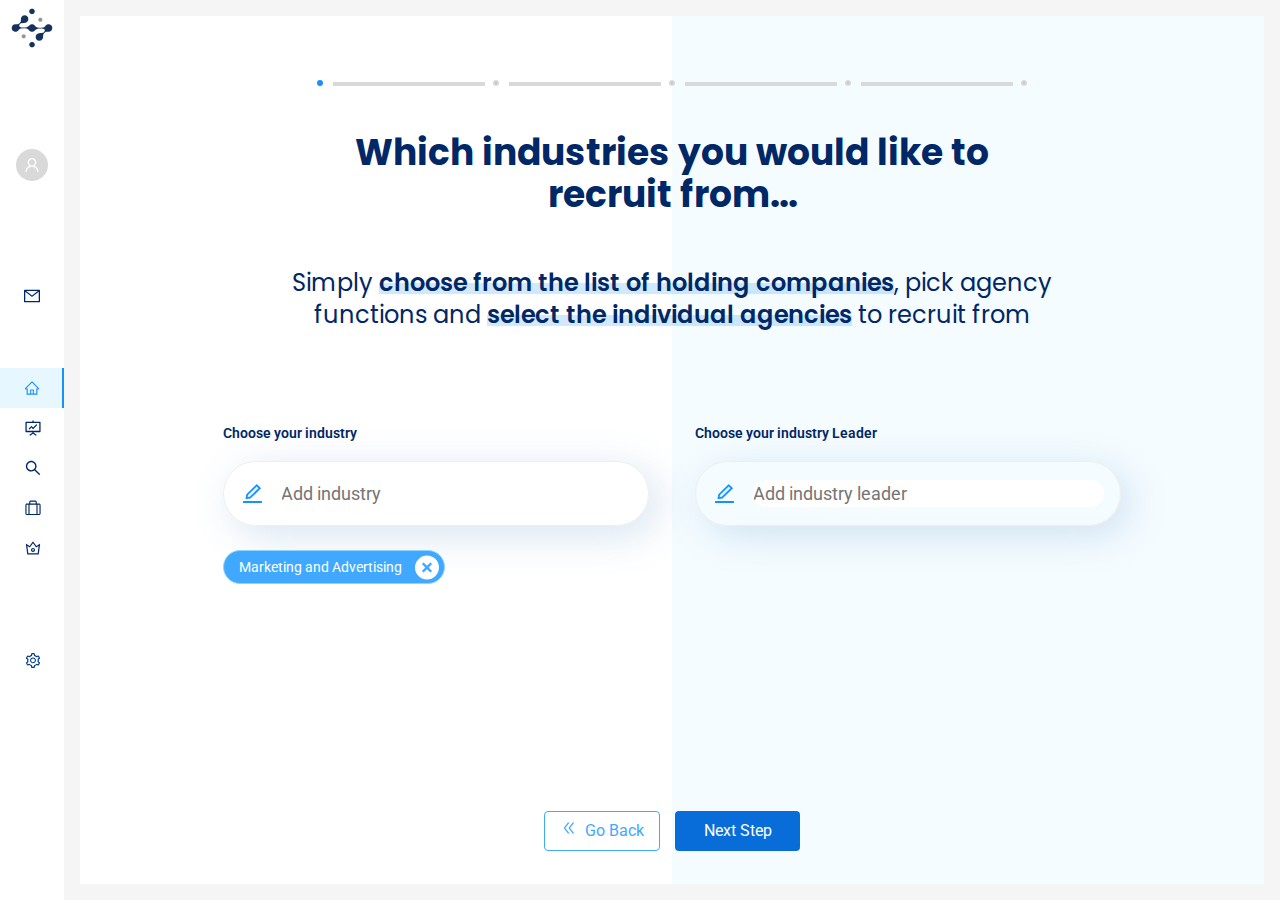
<file: Sinecure-Home/src/pages/step_4.html>
<!DOCTYPE html>
<html lang="en">
	<head>
		<meta charset="UTF-8" />
		<meta name="viewport" content="width=device-width, initial-scale=1.0" />
		<link
			href="https://cdn.jsdelivr.net/npm/bootstrap@5.3.1/dist/css/bootstrap.min.css"
			rel="stylesheet"
			integrity="sha384-4bw+/aepP/YC94hEpVNVgiZdgIC5+VKNBQNGCHeKRQN+PtmoHDEXuppvnDJzQIu9"
			crossorigin="anonymous"
		/>
		<script
			src="https://cdn.jsdelivr.net/npm/bootstrap@5.3.1/dist/js/bootstrap.bundle.min.js"
			integrity="sha384-HwwvtgBNo3bZJJLYd8oVXjrBZt8cqVSpeBNS5n7C8IVInixGAoxmnlMuBnhbgrkm"
			crossorigin="anonymous"
		></script>
		<script src="./index.js"></script>
		<script src="./index.js"></script>

		<link rel="stylesheet" href="../../app.css" />
		<title>Step 4</title>
	</head>
	<body>
		<div class="main">
			<div class="side-navbar">
				<div class="center pointer">
					<a href="./step_1.html">
						<img src="../../assets/images/sinecureLogo.png" alt="sidebar logo" class="sidebar-logo" />
					</a>
				</div>
				<div class="profile-icon center">
					<svg
						class="pointer"
						width="32"
						height="32"
						viewBox="0 0 32 32"
						fill="none"
						xmlns="http://www.w3.org/2000/svg"
					>
						<g clip-path="url(#clip0_6930_2259)">
							<rect width="32" height="32" fill="#D9D9D9" />
							<path
								d="M22.0904 20.4227C21.7588 19.6372 21.2776 18.9238 20.6736 18.3221C20.0715 17.7186 19.3581 17.2375 18.5731 16.9053C18.566 16.9018 18.559 16.9 18.552 16.8965C19.6471 16.1055 20.359 14.817 20.359 13.3633C20.359 10.9551 18.4078 9.00391 15.9996 9.00391C13.5914 9.00391 11.6402 10.9551 11.6402 13.3633C11.6402 14.817 12.3522 16.1055 13.4473 16.8982C13.4402 16.9018 13.4332 16.9035 13.4262 16.907C12.6387 17.2393 11.932 17.7156 11.3256 18.3238C10.7222 18.926 10.241 19.6393 9.9088 20.4244C9.58241 21.193 9.40638 22.0171 9.39024 22.852C9.38977 22.8707 9.39306 22.8894 9.39992 22.9068C9.40678 22.9243 9.41706 22.9402 9.43017 22.9537C9.44327 22.9671 9.45893 22.9778 9.47623 22.9851C9.49352 22.9923 9.5121 22.9961 9.53087 22.9961H10.5856C10.6629 22.9961 10.7244 22.9346 10.7262 22.859C10.7613 21.502 11.3063 20.2311 12.2695 19.2678C13.2662 18.2711 14.5899 17.7227 15.9996 17.7227C17.4094 17.7227 18.733 18.2711 19.7297 19.2678C20.693 20.2311 21.2379 21.502 21.2731 22.859C21.2748 22.9363 21.3363 22.9961 21.4137 22.9961H22.4684C22.4871 22.9961 22.5057 22.9923 22.523 22.9851C22.5403 22.9778 22.556 22.9671 22.5691 22.9537C22.5822 22.9402 22.5925 22.9243 22.5993 22.9068C22.6062 22.8894 22.6095 22.8707 22.609 22.852C22.5914 22.0117 22.4174 21.1943 22.0904 20.4227ZM15.9996 16.3867C15.1928 16.3867 14.4334 16.0721 13.8621 15.5008C13.2908 14.9295 12.9762 14.1701 12.9762 13.3633C12.9762 12.5564 13.2908 11.7971 13.8621 11.2258C14.4334 10.6545 15.1928 10.3398 15.9996 10.3398C16.8065 10.3398 17.5658 10.6545 18.1371 11.2258C18.7084 11.7971 19.0231 12.5564 19.0231 13.3633C19.0231 14.1701 18.7084 14.9295 18.1371 15.5008C17.5658 16.0721 16.8065 16.3867 15.9996 16.3867Z"
								fill="white"
							/>
						</g>
						<defs>
							<clipPath id="clip0_6930_2259">
								<rect width="32" height="32" rx="16" fill="white" />
							</clipPath>
						</defs>
					</svg>
				</div>
				<div class="notification-icon pointer center">
					<svg
						class="pointer"
						width="16"
						height="16"
						viewBox="0 0 14 12"
						fill="none"
						xmlns="http://www.w3.org/2000/svg"
					>
						<path
							d="M13.5 0.5H0.5C0.223437 0.5 0 0.723437 0 1V11C0 11.2766 0.223437 11.5 0.5 11.5H13.5C13.7766 11.5 14 11.2766 14 11V1C14 0.723437 13.7766 0.5 13.5 0.5ZM12.875 2.23125V10.375H1.125V2.23125L0.69375 1.89531L1.30781 1.10625L1.97656 1.62656H12.025L12.6938 1.10625L13.3078 1.89531L12.875 2.23125ZM12.025 1.625L7 5.53125L1.975 1.625L1.30625 1.10469L0.692188 1.89375L1.12344 2.22969L6.46094 6.37969C6.61444 6.49894 6.80328 6.56367 6.99766 6.56367C7.19203 6.56367 7.38088 6.49894 7.53438 6.37969L12.875 2.23125L13.3062 1.89531L12.6922 1.10625L12.025 1.625Z"
							fill="#002766"
						/>
					</svg>
				</div>
				<ul class="navbar-list">
					<li class="navbar-list-item center pointer">
						<svg width="16" height="16" viewBox="0 0 16 14" fill="none" xmlns="http://www.w3.org/2000/svg">
							<path
								d="M14.7894 6.89152L8.75192 0.857144L8.34723 0.452456C8.25502 0.360857 8.13033 0.309448 8.00036 0.309448C7.87039 0.309448 7.74569 0.360857 7.65348 0.452456L1.2113 6.89152C1.11681 6.98563 1.04214 7.09772 0.991689 7.22117C0.941237 7.34462 0.916026 7.47692 0.917545 7.61027C0.923795 8.16027 1.38161 8.59933 1.93161 8.59933H2.59567V13.6884H13.405V8.59933H14.0832C14.3504 8.59933 14.6019 8.49464 14.791 8.30558C14.8841 8.21279 14.9578 8.10245 15.008 7.98095C15.0581 7.85945 15.0837 7.72921 15.0832 7.59777C15.0832 7.33214 14.9785 7.08058 14.7894 6.89152ZM8.87536 12.5634H7.12536V9.37589H8.87536V12.5634ZM12.28 7.47433V12.5634H9.87536V9.00089C9.87536 8.65558 9.59567 8.37589 9.25036 8.37589H6.75036C6.40505 8.37589 6.12536 8.65558 6.12536 9.00089V12.5634H3.72067V7.47433H2.22067L8.00192 1.69777L8.36286 2.05871L13.7816 7.47433H12.28Z"
								fill="#002766"
							/>
						</svg>
					</li>
					<li class="navbar-list-item center pointer">
						<svg width="16" height="16" viewBox="0 0 14 14" fill="none" xmlns="http://www.w3.org/2000/svg">
							<path
								d="M3.87713 8.24161C3.92557 8.29005 4.00526 8.29005 4.0537 8.24161L5.64432 6.65099L6.98964 7.99786C7.03807 8.0463 7.11776 8.0463 7.1662 7.99786L10.7021 4.4588C10.7506 4.41036 10.7506 4.33067 10.7021 4.28224L10.1271 3.70723C10.0787 3.6588 9.99901 3.6588 9.95058 3.70723L7.0787 6.58224L5.73339 5.23536C5.68495 5.18692 5.60526 5.18692 5.55682 5.23536L3.30213 7.49005C3.2537 7.53849 3.2537 7.61817 3.30213 7.66661L3.87713 8.24161Z"
								fill="#002766"
							/>
							<path
								d="M13.125 1.5H7.5625V0.5C7.5625 0.43125 7.50625 0.375 7.4375 0.375H6.5625C6.49375 0.375 6.4375 0.43125 6.4375 0.5V1.5H0.875C0.598437 1.5 0.375 1.72344 0.375 2V10.125C0.375 10.4016 0.598437 10.625 0.875 10.625H6.44375V11.125L3.86875 12.8141C3.81094 12.8516 3.79531 12.9281 3.83281 12.9859L4.30625 13.7234V13.725C4.34375 13.7828 4.42188 13.7984 4.47969 13.7609L7 12.1078L9.52031 13.7609C9.57812 13.7984 9.65625 13.7828 9.69375 13.725V13.7234L10.1672 12.9859C10.2047 12.9281 10.1875 12.8516 10.1313 12.8141L7.5625 11.1297V10.625H13.125C13.4016 10.625 13.625 10.4016 13.625 10.125V2C13.625 1.72344 13.4016 1.5 13.125 1.5ZM12.5 9.5H1.5V2.625H12.5V9.5Z"
								fill="#002766"
							/>
						</svg>
					</li>
					<a href="./step_5.html" data-id="step_5">
						<li class="navbar-list-item center pointer">
							<svg width="16" height="16" viewBox="0 0 14 14" fill="none" xmlns="http://www.w3.org/2000/svg">
								<path
									d="M13.2125 12.3516L9.15469 8.29375C9.78438 7.47969 10.125 6.48438 10.125 5.4375C10.125 4.18438 9.63594 3.00937 8.75156 2.12344C7.86719 1.2375 6.68906 0.75 5.4375 0.75C4.18594 0.75 3.00781 1.23906 2.12344 2.12344C1.2375 3.00781 0.75 4.18438 0.75 5.4375C0.75 6.68906 1.23906 7.86719 2.12344 8.75156C3.00781 9.6375 4.18438 10.125 5.4375 10.125C6.48438 10.125 7.47813 9.78438 8.29219 9.15625L12.35 13.2125C12.3619 13.2244 12.376 13.2338 12.3916 13.2403C12.4071 13.2467 12.4238 13.2501 12.4406 13.2501C12.4575 13.2501 12.4741 13.2467 12.4897 13.2403C12.5052 13.2338 12.5194 13.2244 12.5312 13.2125L13.2125 12.5328C13.2244 12.5209 13.2338 12.5068 13.2403 12.4912C13.2467 12.4757 13.2501 12.459 13.2501 12.4422C13.2501 12.4254 13.2467 12.4087 13.2403 12.3931C13.2338 12.3776 13.2244 12.3635 13.2125 12.3516ZM7.9125 7.9125C7.25 8.57344 6.37187 8.9375 5.4375 8.9375C4.50312 8.9375 3.625 8.57344 2.9625 7.9125C2.30156 7.25 1.9375 6.37187 1.9375 5.4375C1.9375 4.50312 2.30156 3.62344 2.9625 2.9625C3.625 2.30156 4.50312 1.9375 5.4375 1.9375C6.37187 1.9375 7.25156 2.3 7.9125 2.9625C8.57344 3.625 8.9375 4.50312 8.9375 5.4375C8.9375 6.37187 8.57344 7.25156 7.9125 7.9125Z"
									fill="#002766"
								/>
							</svg>
						</li>
					</a>
					<a href="./step_6.html" data-id="step_6">
						<li class="navbar-list-item center pointer">
							<svg width="16" height="16" viewBox="0 0 14 13" fill="none" xmlns="http://www.w3.org/2000/svg">
								<path
									d="M12.3333 2.66661H10.3333V1.33327C10.3333 0.597939 9.73534 -6.10352e-05 9.00001 -6.10352e-05H5.00001C4.26468 -6.10352e-05 3.66668 0.597939 3.66668 1.33327V2.66661H1.66668C0.931343 2.66661 0.333344 3.26461 0.333344 3.99994V11.3333C0.333344 12.0686 0.931343 12.6666 1.66668 12.6666H12.3333C13.0687 12.6666 13.6667 12.0686 13.6667 11.3333V3.99994C13.6667 3.26461 13.0687 2.66661 12.3333 2.66661ZM10 3.66652V11.6665H4.00001V3.66652H10ZM9.33334 0.999858V2.66661H4.66668V0.999858H9.33334ZM1.33334 3.66652H3.00001V7.66652V11.6665H2.00001H1.33334V7.66652V3.66652ZM11 11.6665V3.66652H12.6667V11.6665H11Z"
									fill="#002766"
								/>
							</svg>
						</li>
					</a>
					<a href="./step_6_02.html" data-id="step_6_02">
						<li class="navbar-list-item center pointer">
							<svg width="16" height="16" viewBox="0 0 14 12" fill="none" xmlns="http://www.w3.org/2000/svg">
								<path
									d="M13.0561 2.32025L10.0154 4.19369L7.09982 0.304628C7.08809 0.288975 7.07288 0.27627 7.05538 0.267519C7.03789 0.258768 7.0186 0.254211 6.99904 0.254211C6.97948 0.254211 6.96019 0.258768 6.9427 0.267519C6.9252 0.27627 6.90999 0.288975 6.89826 0.304628L3.9842 4.19369L0.942009 2.32025C0.852946 2.26557 0.737321 2.339 0.751383 2.44369L1.94513 11.5156C1.96232 11.639 2.06857 11.7343 2.19513 11.7343H11.8061C11.9311 11.7343 12.0389 11.6406 12.0545 11.5156L13.2483 2.44369C13.2608 2.339 13.1467 2.26557 13.0561 2.32025ZM11.0873 10.6656H2.91076L2.07013 4.26869L4.25451 5.614L6.99982 1.9515L9.74513 5.614L11.9295 4.26869L11.0873 10.6656ZM6.99982 5.95307C6.02951 5.95307 5.24045 6.74213 5.24045 7.71244C5.24045 8.68275 6.02951 9.47182 6.99982 9.47182C7.97013 9.47182 8.7592 8.68275 8.7592 7.71244C8.7592 6.74213 7.97013 5.95307 6.99982 5.95307ZM6.99982 8.46713C6.5842 8.46713 6.2467 8.12963 6.2467 7.71244C6.2467 7.29682 6.5842 6.95775 6.99982 6.95775C7.41545 6.95775 7.75295 7.29525 7.75295 7.71244C7.75295 8.12807 7.41545 8.46713 6.99982 8.46713Z"
									fill="#002766"
								/>
							</svg>
						</li>
					</a>
				</ul>
				<div class="settings-icon pointer center">
					<a href="./step_7.html">
						<svg width="16" height="16" viewBox="0 0 14 15" fill="none" xmlns="http://www.w3.org/2000/svg">
							<path
								d="M13.4506 9.77555L12.4272 8.90055C12.4756 8.60368 12.5006 8.30055 12.5006 7.99743C12.5006 7.6943 12.4756 7.39118 12.4272 7.0943L13.4506 6.2193C13.5278 6.15322 13.5831 6.0652 13.609 5.96695C13.635 5.86871 13.6304 5.76489 13.5959 5.6693L13.5819 5.62867C13.3001 4.84122 12.8782 4.11123 12.3366 3.47399L12.3084 3.44117C12.2427 3.36391 12.1552 3.30837 12.0572 3.28187C11.9593 3.25538 11.8557 3.25916 11.76 3.29274L10.4897 3.7443C10.0209 3.35992 9.4975 3.0568 8.93188 2.8443L8.68656 1.51617C8.66806 1.41624 8.61958 1.3243 8.54757 1.25258C8.47557 1.18085 8.38344 1.13273 8.28344 1.11461L8.24125 1.1068C7.42719 0.959924 6.57094 0.959924 5.75688 1.1068L5.71469 1.11461C5.61468 1.13273 5.52256 1.18085 5.45055 1.25258C5.37855 1.3243 5.33007 1.41624 5.31156 1.51617L5.06469 2.85055C4.50358 3.06309 3.98104 3.36606 3.51781 3.74742L2.23813 3.29274C2.14245 3.2589 2.03874 3.25497 1.94077 3.28149C1.84281 3.308 1.75524 3.3637 1.68969 3.44117L1.66156 3.47399C1.12054 4.11168 0.698713 4.84155 0.416251 5.62867L0.402188 5.6693C0.331876 5.86461 0.389688 6.08336 0.547501 6.2193L1.58344 7.10368C1.535 7.39743 1.51156 7.69742 1.51156 7.99586C1.51156 8.29586 1.535 8.59586 1.58344 8.88805L0.547501 9.77243C0.470307 9.83851 0.415058 9.92653 0.389101 10.0248C0.363144 10.123 0.367708 10.2268 0.402188 10.3224L0.416251 10.3631C0.699063 11.1506 1.11781 11.8771 1.66156 12.5177L1.68969 12.5506C1.7554 12.6278 1.84298 12.6834 1.94088 12.7099C2.03878 12.7364 2.14242 12.7326 2.23813 12.699L3.51781 12.2443C3.98344 12.6271 4.50375 12.9302 5.06469 13.1412L5.31156 14.4756C5.33007 14.5755 5.37855 14.6674 5.45055 14.7391C5.52256 14.8109 5.61468 14.859 5.71469 14.8771L5.75688 14.8849C6.57842 15.0326 7.41971 15.0326 8.24125 14.8849L8.28344 14.8771C8.38344 14.859 8.47557 14.8109 8.54757 14.7391C8.61958 14.6674 8.66806 14.5755 8.68656 14.4756L8.93188 13.1474C9.49727 12.9355 10.0237 12.6314 10.4897 12.2474L11.76 12.699C11.8557 12.7328 11.9594 12.7368 12.0574 12.7102C12.1553 12.6837 12.2429 12.628 12.3084 12.5506L12.3366 12.5177C12.8803 11.8756 13.2991 11.1506 13.5819 10.3631L13.5959 10.3224C13.6663 10.1302 13.6084 9.91149 13.4506 9.77555ZM11.3178 7.27868C11.3569 7.51461 11.3772 7.7568 11.3772 7.99899C11.3772 8.24118 11.3569 8.48336 11.3178 8.7193L11.2147 9.34586L12.3819 10.3443C12.2049 10.7519 11.9816 11.1378 11.7163 11.4943L10.2663 10.9802L9.77563 11.3834C9.40219 11.6896 8.98656 11.9302 8.53656 12.099L7.94125 12.3224L7.66156 13.8381C7.22027 13.8881 6.77473 13.8881 6.33344 13.8381L6.05375 12.3193L5.46313 12.0927C5.01781 11.924 4.60375 11.6834 4.23344 11.3787L3.74281 10.974L2.28344 11.4927C2.01781 11.1349 1.79594 10.749 1.61781 10.3427L2.7975 9.33493L2.69594 8.70993C2.65844 8.47711 2.63813 8.23649 2.63813 7.99899C2.63813 7.75992 2.65688 7.52086 2.69594 7.28805L2.7975 6.66305L1.61781 5.65524C1.79438 5.24742 2.01781 4.86305 2.28344 4.50524L3.74281 5.02399L4.23344 4.6193C4.60375 4.31461 5.01781 4.07399 5.46313 3.90524L6.05531 3.6818L6.335 2.16305C6.77406 2.11305 7.2225 2.11305 7.66313 2.16305L7.94281 3.67867L8.53813 3.90211C8.98656 4.07086 9.40375 4.31149 9.77719 4.61774L10.2678 5.02086L11.7178 4.5068C11.9834 4.86461 12.2053 5.25055 12.3834 5.6568L11.2163 6.65524L11.3178 7.27868ZM7.00063 5.09274C5.48188 5.09274 4.25063 6.32399 4.25063 7.84274C4.25063 9.36149 5.48188 10.5927 7.00063 10.5927C8.51938 10.5927 9.75063 9.36149 9.75063 7.84274C9.75063 6.32399 8.51938 5.09274 7.00063 5.09274ZM8.23813 9.08024C8.07582 9.24301 7.88292 9.37209 7.67055 9.46005C7.45817 9.548 7.2305 9.5931 7.00063 9.59274C6.53344 9.59274 6.09438 9.40993 5.76313 9.08024C5.60035 8.91793 5.47127 8.72504 5.38332 8.51266C5.29536 8.30028 5.25027 8.07261 5.25063 7.84274C5.25063 7.37555 5.43344 6.93649 5.76313 6.60524C6.09438 6.27399 6.53344 6.09274 7.00063 6.09274C7.46781 6.09274 7.90688 6.27399 8.23813 6.60524C8.4009 6.76755 8.52998 6.96044 8.61793 7.17282C8.70589 7.38519 8.75098 7.61287 8.75063 7.84274C8.75063 8.30993 8.56781 8.74899 8.23813 9.08024Z"
								fill="#003A8C"
							/>
						</svg>
					</a>
				</div>
			</div>
			<div class="body body-wrapper">
				<div class="step-four-hero">
					<div class="stepper-horizontal" id="stepper1">
						<div class="step editing">
							<div class="step-circle"></div>
							<div class="step-bar-left"></div>
							<div class="step-bar-right"></div>
						</div>
						<div class="step">
							<div class="step-circle"></div>
							<div class="step-bar-left"></div>
							<div class="step-bar-right"></div>
						</div>
						<div class="step">
							<div class="step-circle"></div>
							<div class="step-bar-left"></div>
							<div class="step-bar-right"></div>
						</div>
						<div class="step">
							<div class="step-circle"></div>
							<div class="step-bar-left"></div>
							<div class="step-bar-right"></div>
						</div>
						<div class="step">
							<div class="step-circle"></div>
							<div class="step-bar-left"></div>
							<div class="step-bar-right"></div>
						</div>
					</div>
					<!-- <button onclick="nextStep()">Next</button> -->
					<div class="headings-section d-flex d-col">
						<div class="heading center text-center">
							<h1>Which industries you would like to recruit from...</h1>
						</div>
						<div class="sub-heading center text-center">
							<h3>
								Simply <span class="text-underline">choose from the list of holding companies</span>, pick agency
								functions and <span class="text-underline"> select the individual agencies</span> to recruit from
							</h3>
						</div>
					</div>
					<div class="skils-detail-section">
						<div class="search-fields-wrapper d-flex">
							<div class="search-container job-title">
								<div>
									<span>Choose your industry</span>
									<div class="input-wrapper">
										<img src="../../assets/svgs/Edit.svg" />
										<input type="text" id="job-title-search-input" placeholder="Add industry" class="search-input" />
									</div>
									<ul id="options-list" class="options-list">
										<li>UX Designer</li>
										<li>UX Architect</li>
										<li>UX Manager</li>
										<li>UX Researcher</li>
									</ul>
									<div class="your-choice">
										<ul class="recent-search-list d-flex">
											<li class="center pointer">
												Marketing and Advertising
												<div><img src="../../assets/svgs/cancel.svg" /></div>
											</li>
										</ul>
									</div>
								</div>
							</div>
							<div class="search-container apply-field">
								<div>
									<span>Choose your industry Leader</span>
									<div class="input-wrapper">
										<img src="../../assets/svgs/Edit.svg" />
										<input type="text" id="apply-search-input" placeholder="Add industry leader" class="search-input" />
									</div>
									<ul id="options-list" class="options-list">
										<li>UX Designer</li>
										<li>UX Architect</li>
										<li>UX Manager</li>
										<li>UX Researcher</li>
									</ul>
								</div>
							</div>
						</div>
						<div class="next-buttons-section d-flex center">
							<button class="previous-button">
								<div>
									<svg width="16" height="16" viewBox="0 0 16 16" fill="none" xmlns="http://www.w3.org/2000/svg">
										<path
											d="M4.26457 8L8.41144 2.70156C8.47551 2.62031 8.41769 2.5 8.31301 2.5H7.10519C7.02863 2.5 6.95519 2.53594 6.90832 2.59531L2.91926 7.69219C2.85017 7.78022 2.81262 7.88888 2.81262 8.00078C2.81262 8.11268 2.85017 8.22135 2.91926 8.30937L6.90832 13.4047C6.95519 13.4656 7.02863 13.5 7.10519 13.5H8.31301C8.41769 13.5 8.47551 13.3797 8.41144 13.2984L4.26457 8ZM9.01457 8L13.1614 2.70156C13.2255 2.62031 13.1677 2.5 13.063 2.5H11.8552C11.7786 2.5 11.7052 2.53594 11.6583 2.59531L7.66926 7.69219C7.60017 7.78022 7.56262 7.88888 7.56262 8.00078C7.56262 8.11268 7.60017 8.22135 7.66926 8.30937L11.6583 13.4047C11.7052 13.4656 11.7786 13.5 11.8552 13.5H13.063C13.1677 13.5 13.2255 13.3797 13.1614 13.2984L9.01457 8Z"
											fill="#40A9FF"
										/>
									</svg>
								</div>
								Go Back
							</button>
							<button class="next-button">Next Step</button>
						</div>
					</div>
					<div class="overlay"></div>
				</div>
			</div>
		</div>

		<script>
			const rangeSlider_min = 0;
			const rangeSlider_max = 60;

			const updateRangeSlider = () => {
				const leftInput = document.querySelector('.range-slider-input-left');
				const rightInput = document.querySelector('.range-slider-input-right');
				const leftHandle = document.querySelector('.range-slider-handle-left');
				const rightHandle = document.querySelector('.range-slider-handle-right');
				const leftValue = parseInt(leftInput.value);
				const rightValue = parseInt(rightInput.value);

				const range = rangeSlider_max - rangeSlider_min;
				const leftPercent = ((leftValue - rangeSlider_min) / range) * 100;
				const rightPercent = ((rightValue - rangeSlider_min) / range) * 100;

				leftHandle.style.left = `${leftPercent}%`;
				rightHandle.style.left = `${rightPercent}%`;

				document.querySelector('.range-slider-tooltip-left').style.left = `${leftPercent}%`;
				document.querySelector('.range-slider-tooltip-right').style.left = `${rightPercent}%`;

				document.querySelector('.range-slider-tooltip-left .range-slider-tooltip-text').innerText = leftValue;
				document.querySelector('.range-slider-tooltip-right .range-slider-tooltip-text').innerText = rightValue;

				document.querySelector('.range-slider-val-left').style.width = `${leftPercent}%`;
				document.querySelector('.range-slider-val-right').style.width = `${100 - rightPercent}%`;
				document.querySelector('.range-slider-val-range').style.left = `${leftPercent}%`;
				document.querySelector('.range-slider-val-range').style.right = `${100 - rightPercent}%`;
			};

			const leftInput = document.querySelector('.range-slider-input-left');
			const rightInput = document.querySelector('.range-slider-input-right');

			leftInput.addEventListener('input', () => {
				if (parseInt(leftInput.value) > parseInt(rightInput.value)) {
					leftInput.value = rightInput.value;
				}
				updateRangeSlider();
			});

			rightInput.addEventListener('input', () => {
				if (parseInt(rightInput.value) < parseInt(leftInput.value)) {
					rightInput.value = leftInput.value;
				}
				updateRangeSlider();
			});

			updateRangeSlider();
		</script>
	</body>
</html>
</file>
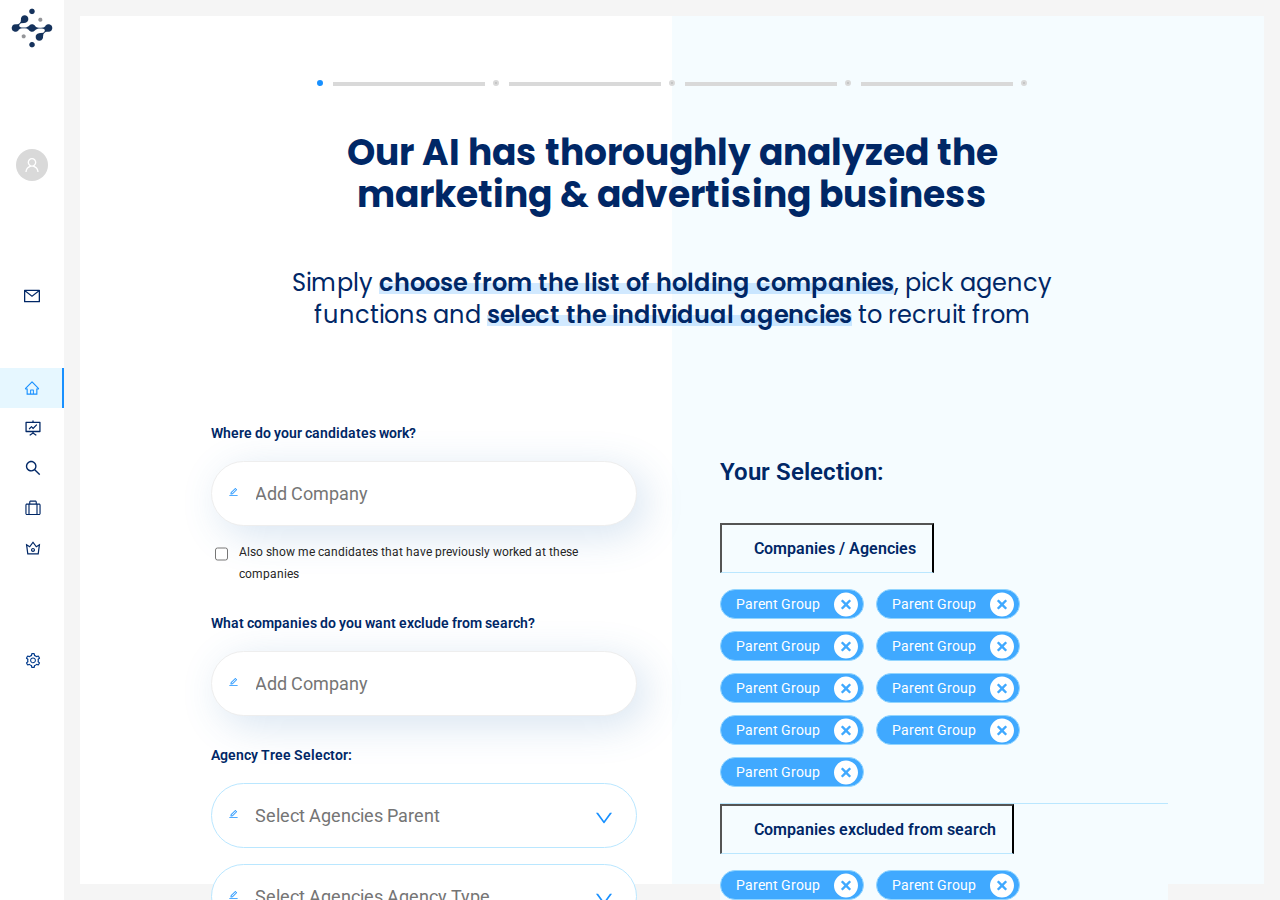
<file: Sinecure-Home/src/pages/step_4_03.html>
<!DOCTYPE html>
<html lang="en">
	<head>
		<meta charset="UTF-8" />
		<meta name="viewport" content="width=device-width, initial-scale=1.0" />
		<link
			href="https://cdn.jsdelivr.net/npm/bootstrap@5.3.1/dist/css/bootstrap.min.css"
			rel="stylesheet"
			integrity="sha384-4bw+/aepP/YC94hEpVNVgiZdgIC5+VKNBQNGCHeKRQN+PtmoHDEXuppvnDJzQIu9"
			crossorigin="anonymous"
		/>
		<script
			src="https://cdn.jsdelivr.net/npm/bootstrap@5.3.1/dist/js/bootstrap.bundle.min.js"
			integrity="sha384-HwwvtgBNo3bZJJLYd8oVXjrBZt8cqVSpeBNS5n7C8IVInixGAoxmnlMuBnhbgrkm"
			crossorigin="anonymous"
		></script>
		<script src="./index.js"></script>
		<script src="./index.js"></script>

		<link rel="stylesheet" href="../../app.css" />
		<title>Step 5</title>
	</head>
	<body>
		<div class="main">
			<div class="side-navbar">
				<div class="center pointer">
					<a href="./step_1.html">
						<img src="../../assets/images/sinecureLogo.png" alt="sidebar logo" class="sidebar-logo" />
					</a>
				</div>
				<div class="profile-icon center">
					<svg
						class="pointer"
						width="32"
						height="32"
						viewBox="0 0 32 32"
						fill="none"
						xmlns="http://www.w3.org/2000/svg"
					>
						<g clip-path="url(#clip0_6930_2259)">
							<rect width="32" height="32" fill="#D9D9D9" />
							<path
								d="M22.0904 20.4227C21.7588 19.6372 21.2776 18.9238 20.6736 18.3221C20.0715 17.7186 19.3581 17.2375 18.5731 16.9053C18.566 16.9018 18.559 16.9 18.552 16.8965C19.6471 16.1055 20.359 14.817 20.359 13.3633C20.359 10.9551 18.4078 9.00391 15.9996 9.00391C13.5914 9.00391 11.6402 10.9551 11.6402 13.3633C11.6402 14.817 12.3522 16.1055 13.4473 16.8982C13.4402 16.9018 13.4332 16.9035 13.4262 16.907C12.6387 17.2393 11.932 17.7156 11.3256 18.3238C10.7222 18.926 10.241 19.6393 9.9088 20.4244C9.58241 21.193 9.40638 22.0171 9.39024 22.852C9.38977 22.8707 9.39306 22.8894 9.39992 22.9068C9.40678 22.9243 9.41706 22.9402 9.43017 22.9537C9.44327 22.9671 9.45893 22.9778 9.47623 22.9851C9.49352 22.9923 9.5121 22.9961 9.53087 22.9961H10.5856C10.6629 22.9961 10.7244 22.9346 10.7262 22.859C10.7613 21.502 11.3063 20.2311 12.2695 19.2678C13.2662 18.2711 14.5899 17.7227 15.9996 17.7227C17.4094 17.7227 18.733 18.2711 19.7297 19.2678C20.693 20.2311 21.2379 21.502 21.2731 22.859C21.2748 22.9363 21.3363 22.9961 21.4137 22.9961H22.4684C22.4871 22.9961 22.5057 22.9923 22.523 22.9851C22.5403 22.9778 22.556 22.9671 22.5691 22.9537C22.5822 22.9402 22.5925 22.9243 22.5993 22.9068C22.6062 22.8894 22.6095 22.8707 22.609 22.852C22.5914 22.0117 22.4174 21.1943 22.0904 20.4227ZM15.9996 16.3867C15.1928 16.3867 14.4334 16.0721 13.8621 15.5008C13.2908 14.9295 12.9762 14.1701 12.9762 13.3633C12.9762 12.5564 13.2908 11.7971 13.8621 11.2258C14.4334 10.6545 15.1928 10.3398 15.9996 10.3398C16.8065 10.3398 17.5658 10.6545 18.1371 11.2258C18.7084 11.7971 19.0231 12.5564 19.0231 13.3633C19.0231 14.1701 18.7084 14.9295 18.1371 15.5008C17.5658 16.0721 16.8065 16.3867 15.9996 16.3867Z"
								fill="white"
							/>
						</g>
						<defs>
							<clipPath id="clip0_6930_2259">
								<rect width="32" height="32" rx="16" fill="white" />
							</clipPath>
						</defs>
					</svg>
				</div>
				<div class="notification-icon pointer center">
					<svg
						class="pointer"
						width="16"
						height="16"
						viewBox="0 0 14 12"
						fill="none"
						xmlns="http://www.w3.org/2000/svg"
					>
						<path
							d="M13.5 0.5H0.5C0.223437 0.5 0 0.723437 0 1V11C0 11.2766 0.223437 11.5 0.5 11.5H13.5C13.7766 11.5 14 11.2766 14 11V1C14 0.723437 13.7766 0.5 13.5 0.5ZM12.875 2.23125V10.375H1.125V2.23125L0.69375 1.89531L1.30781 1.10625L1.97656 1.62656H12.025L12.6938 1.10625L13.3078 1.89531L12.875 2.23125ZM12.025 1.625L7 5.53125L1.975 1.625L1.30625 1.10469L0.692188 1.89375L1.12344 2.22969L6.46094 6.37969C6.61444 6.49894 6.80328 6.56367 6.99766 6.56367C7.19203 6.56367 7.38088 6.49894 7.53438 6.37969L12.875 2.23125L13.3062 1.89531L12.6922 1.10625L12.025 1.625Z"
							fill="#002766"
						/>
					</svg>
				</div>
				<ul class="navbar-list">
					<li class="navbar-list-item center pointer">
						<svg width="16" height="16" viewBox="0 0 16 14" fill="none" xmlns="http://www.w3.org/2000/svg">
							<path
								d="M14.7894 6.89152L8.75192 0.857144L8.34723 0.452456C8.25502 0.360857 8.13033 0.309448 8.00036 0.309448C7.87039 0.309448 7.74569 0.360857 7.65348 0.452456L1.2113 6.89152C1.11681 6.98563 1.04214 7.09772 0.991689 7.22117C0.941237 7.34462 0.916026 7.47692 0.917545 7.61027C0.923795 8.16027 1.38161 8.59933 1.93161 8.59933H2.59567V13.6884H13.405V8.59933H14.0832C14.3504 8.59933 14.6019 8.49464 14.791 8.30558C14.8841 8.21279 14.9578 8.10245 15.008 7.98095C15.0581 7.85945 15.0837 7.72921 15.0832 7.59777C15.0832 7.33214 14.9785 7.08058 14.7894 6.89152ZM8.87536 12.5634H7.12536V9.37589H8.87536V12.5634ZM12.28 7.47433V12.5634H9.87536V9.00089C9.87536 8.65558 9.59567 8.37589 9.25036 8.37589H6.75036C6.40505 8.37589 6.12536 8.65558 6.12536 9.00089V12.5634H3.72067V7.47433H2.22067L8.00192 1.69777L8.36286 2.05871L13.7816 7.47433H12.28Z"
								fill="#002766"
							/>
						</svg>
					</li>
					<li class="navbar-list-item center pointer">
						<svg width="16" height="16" viewBox="0 0 14 14" fill="none" xmlns="http://www.w3.org/2000/svg">
							<path
								d="M3.87713 8.24161C3.92557 8.29005 4.00526 8.29005 4.0537 8.24161L5.64432 6.65099L6.98964 7.99786C7.03807 8.0463 7.11776 8.0463 7.1662 7.99786L10.7021 4.4588C10.7506 4.41036 10.7506 4.33067 10.7021 4.28224L10.1271 3.70723C10.0787 3.6588 9.99901 3.6588 9.95058 3.70723L7.0787 6.58224L5.73339 5.23536C5.68495 5.18692 5.60526 5.18692 5.55682 5.23536L3.30213 7.49005C3.2537 7.53849 3.2537 7.61817 3.30213 7.66661L3.87713 8.24161Z"
								fill="#002766"
							/>
							<path
								d="M13.125 1.5H7.5625V0.5C7.5625 0.43125 7.50625 0.375 7.4375 0.375H6.5625C6.49375 0.375 6.4375 0.43125 6.4375 0.5V1.5H0.875C0.598437 1.5 0.375 1.72344 0.375 2V10.125C0.375 10.4016 0.598437 10.625 0.875 10.625H6.44375V11.125L3.86875 12.8141C3.81094 12.8516 3.79531 12.9281 3.83281 12.9859L4.30625 13.7234V13.725C4.34375 13.7828 4.42188 13.7984 4.47969 13.7609L7 12.1078L9.52031 13.7609C9.57812 13.7984 9.65625 13.7828 9.69375 13.725V13.7234L10.1672 12.9859C10.2047 12.9281 10.1875 12.8516 10.1313 12.8141L7.5625 11.1297V10.625H13.125C13.4016 10.625 13.625 10.4016 13.625 10.125V2C13.625 1.72344 13.4016 1.5 13.125 1.5ZM12.5 9.5H1.5V2.625H12.5V9.5Z"
								fill="#002766"
							/>
						</svg>
					</li>
					<a href="./step_5.html" data-id="step_5">
						<li class="navbar-list-item center pointer">
							<svg width="16" height="16" viewBox="0 0 14 14" fill="none" xmlns="http://www.w3.org/2000/svg">
								<path
									d="M13.2125 12.3516L9.15469 8.29375C9.78438 7.47969 10.125 6.48438 10.125 5.4375C10.125 4.18438 9.63594 3.00937 8.75156 2.12344C7.86719 1.2375 6.68906 0.75 5.4375 0.75C4.18594 0.75 3.00781 1.23906 2.12344 2.12344C1.2375 3.00781 0.75 4.18438 0.75 5.4375C0.75 6.68906 1.23906 7.86719 2.12344 8.75156C3.00781 9.6375 4.18438 10.125 5.4375 10.125C6.48438 10.125 7.47813 9.78438 8.29219 9.15625L12.35 13.2125C12.3619 13.2244 12.376 13.2338 12.3916 13.2403C12.4071 13.2467 12.4238 13.2501 12.4406 13.2501C12.4575 13.2501 12.4741 13.2467 12.4897 13.2403C12.5052 13.2338 12.5194 13.2244 12.5312 13.2125L13.2125 12.5328C13.2244 12.5209 13.2338 12.5068 13.2403 12.4912C13.2467 12.4757 13.2501 12.459 13.2501 12.4422C13.2501 12.4254 13.2467 12.4087 13.2403 12.3931C13.2338 12.3776 13.2244 12.3635 13.2125 12.3516ZM7.9125 7.9125C7.25 8.57344 6.37187 8.9375 5.4375 8.9375C4.50312 8.9375 3.625 8.57344 2.9625 7.9125C2.30156 7.25 1.9375 6.37187 1.9375 5.4375C1.9375 4.50312 2.30156 3.62344 2.9625 2.9625C3.625 2.30156 4.50312 1.9375 5.4375 1.9375C6.37187 1.9375 7.25156 2.3 7.9125 2.9625C8.57344 3.625 8.9375 4.50312 8.9375 5.4375C8.9375 6.37187 8.57344 7.25156 7.9125 7.9125Z"
									fill="#002766"
								/>
							</svg>
						</li>
					</a>
					<a href="./step_6.html" data-id="step_6">
						<li class="navbar-list-item center pointer">
							<svg width="16" height="16" viewBox="0 0 14 13" fill="none" xmlns="http://www.w3.org/2000/svg">
								<path
									d="M12.3333 2.66661H10.3333V1.33327C10.3333 0.597939 9.73534 -6.10352e-05 9.00001 -6.10352e-05H5.00001C4.26468 -6.10352e-05 3.66668 0.597939 3.66668 1.33327V2.66661H1.66668C0.931343 2.66661 0.333344 3.26461 0.333344 3.99994V11.3333C0.333344 12.0686 0.931343 12.6666 1.66668 12.6666H12.3333C13.0687 12.6666 13.6667 12.0686 13.6667 11.3333V3.99994C13.6667 3.26461 13.0687 2.66661 12.3333 2.66661ZM10 3.66652V11.6665H4.00001V3.66652H10ZM9.33334 0.999858V2.66661H4.66668V0.999858H9.33334ZM1.33334 3.66652H3.00001V7.66652V11.6665H2.00001H1.33334V7.66652V3.66652ZM11 11.6665V3.66652H12.6667V11.6665H11Z"
									fill="#002766"
								/>
							</svg>
						</li>
					</a>
					<a href="./step_6_02.html" data-id="step_6_02">
						<li class="navbar-list-item center pointer">
							<svg width="16" height="16" viewBox="0 0 14 12" fill="none" xmlns="http://www.w3.org/2000/svg">
								<path
									d="M13.0561 2.32025L10.0154 4.19369L7.09982 0.304628C7.08809 0.288975 7.07288 0.27627 7.05538 0.267519C7.03789 0.258768 7.0186 0.254211 6.99904 0.254211C6.97948 0.254211 6.96019 0.258768 6.9427 0.267519C6.9252 0.27627 6.90999 0.288975 6.89826 0.304628L3.9842 4.19369L0.942009 2.32025C0.852946 2.26557 0.737321 2.339 0.751383 2.44369L1.94513 11.5156C1.96232 11.639 2.06857 11.7343 2.19513 11.7343H11.8061C11.9311 11.7343 12.0389 11.6406 12.0545 11.5156L13.2483 2.44369C13.2608 2.339 13.1467 2.26557 13.0561 2.32025ZM11.0873 10.6656H2.91076L2.07013 4.26869L4.25451 5.614L6.99982 1.9515L9.74513 5.614L11.9295 4.26869L11.0873 10.6656ZM6.99982 5.95307C6.02951 5.95307 5.24045 6.74213 5.24045 7.71244C5.24045 8.68275 6.02951 9.47182 6.99982 9.47182C7.97013 9.47182 8.7592 8.68275 8.7592 7.71244C8.7592 6.74213 7.97013 5.95307 6.99982 5.95307ZM6.99982 8.46713C6.5842 8.46713 6.2467 8.12963 6.2467 7.71244C6.2467 7.29682 6.5842 6.95775 6.99982 6.95775C7.41545 6.95775 7.75295 7.29525 7.75295 7.71244C7.75295 8.12807 7.41545 8.46713 6.99982 8.46713Z"
									fill="#002766"
								/>
							</svg>
						</li>
					</a>
				</ul>
				<div class="settings-icon pointer center">
					<a href="./step_7.html">
						<svg width="16" height="16" viewBox="0 0 14 15" fill="none" xmlns="http://www.w3.org/2000/svg">
							<path
								d="M13.4506 9.77555L12.4272 8.90055C12.4756 8.60368 12.5006 8.30055 12.5006 7.99743C12.5006 7.6943 12.4756 7.39118 12.4272 7.0943L13.4506 6.2193C13.5278 6.15322 13.5831 6.0652 13.609 5.96695C13.635 5.86871 13.6304 5.76489 13.5959 5.6693L13.5819 5.62867C13.3001 4.84122 12.8782 4.11123 12.3366 3.47399L12.3084 3.44117C12.2427 3.36391 12.1552 3.30837 12.0572 3.28187C11.9593 3.25538 11.8557 3.25916 11.76 3.29274L10.4897 3.7443C10.0209 3.35992 9.4975 3.0568 8.93188 2.8443L8.68656 1.51617C8.66806 1.41624 8.61958 1.3243 8.54757 1.25258C8.47557 1.18085 8.38344 1.13273 8.28344 1.11461L8.24125 1.1068C7.42719 0.959924 6.57094 0.959924 5.75688 1.1068L5.71469 1.11461C5.61468 1.13273 5.52256 1.18085 5.45055 1.25258C5.37855 1.3243 5.33007 1.41624 5.31156 1.51617L5.06469 2.85055C4.50358 3.06309 3.98104 3.36606 3.51781 3.74742L2.23813 3.29274C2.14245 3.2589 2.03874 3.25497 1.94077 3.28149C1.84281 3.308 1.75524 3.3637 1.68969 3.44117L1.66156 3.47399C1.12054 4.11168 0.698713 4.84155 0.416251 5.62867L0.402188 5.6693C0.331876 5.86461 0.389688 6.08336 0.547501 6.2193L1.58344 7.10368C1.535 7.39743 1.51156 7.69742 1.51156 7.99586C1.51156 8.29586 1.535 8.59586 1.58344 8.88805L0.547501 9.77243C0.470307 9.83851 0.415058 9.92653 0.389101 10.0248C0.363144 10.123 0.367708 10.2268 0.402188 10.3224L0.416251 10.3631C0.699063 11.1506 1.11781 11.8771 1.66156 12.5177L1.68969 12.5506C1.7554 12.6278 1.84298 12.6834 1.94088 12.7099C2.03878 12.7364 2.14242 12.7326 2.23813 12.699L3.51781 12.2443C3.98344 12.6271 4.50375 12.9302 5.06469 13.1412L5.31156 14.4756C5.33007 14.5755 5.37855 14.6674 5.45055 14.7391C5.52256 14.8109 5.61468 14.859 5.71469 14.8771L5.75688 14.8849C6.57842 15.0326 7.41971 15.0326 8.24125 14.8849L8.28344 14.8771C8.38344 14.859 8.47557 14.8109 8.54757 14.7391C8.61958 14.6674 8.66806 14.5755 8.68656 14.4756L8.93188 13.1474C9.49727 12.9355 10.0237 12.6314 10.4897 12.2474L11.76 12.699C11.8557 12.7328 11.9594 12.7368 12.0574 12.7102C12.1553 12.6837 12.2429 12.628 12.3084 12.5506L12.3366 12.5177C12.8803 11.8756 13.2991 11.1506 13.5819 10.3631L13.5959 10.3224C13.6663 10.1302 13.6084 9.91149 13.4506 9.77555ZM11.3178 7.27868C11.3569 7.51461 11.3772 7.7568 11.3772 7.99899C11.3772 8.24118 11.3569 8.48336 11.3178 8.7193L11.2147 9.34586L12.3819 10.3443C12.2049 10.7519 11.9816 11.1378 11.7163 11.4943L10.2663 10.9802L9.77563 11.3834C9.40219 11.6896 8.98656 11.9302 8.53656 12.099L7.94125 12.3224L7.66156 13.8381C7.22027 13.8881 6.77473 13.8881 6.33344 13.8381L6.05375 12.3193L5.46313 12.0927C5.01781 11.924 4.60375 11.6834 4.23344 11.3787L3.74281 10.974L2.28344 11.4927C2.01781 11.1349 1.79594 10.749 1.61781 10.3427L2.7975 9.33493L2.69594 8.70993C2.65844 8.47711 2.63813 8.23649 2.63813 7.99899C2.63813 7.75992 2.65688 7.52086 2.69594 7.28805L2.7975 6.66305L1.61781 5.65524C1.79438 5.24742 2.01781 4.86305 2.28344 4.50524L3.74281 5.02399L4.23344 4.6193C4.60375 4.31461 5.01781 4.07399 5.46313 3.90524L6.05531 3.6818L6.335 2.16305C6.77406 2.11305 7.2225 2.11305 7.66313 2.16305L7.94281 3.67867L8.53813 3.90211C8.98656 4.07086 9.40375 4.31149 9.77719 4.61774L10.2678 5.02086L11.7178 4.5068C11.9834 4.86461 12.2053 5.25055 12.3834 5.6568L11.2163 6.65524L11.3178 7.27868ZM7.00063 5.09274C5.48188 5.09274 4.25063 6.32399 4.25063 7.84274C4.25063 9.36149 5.48188 10.5927 7.00063 10.5927C8.51938 10.5927 9.75063 9.36149 9.75063 7.84274C9.75063 6.32399 8.51938 5.09274 7.00063 5.09274ZM8.23813 9.08024C8.07582 9.24301 7.88292 9.37209 7.67055 9.46005C7.45817 9.548 7.2305 9.5931 7.00063 9.59274C6.53344 9.59274 6.09438 9.40993 5.76313 9.08024C5.60035 8.91793 5.47127 8.72504 5.38332 8.51266C5.29536 8.30028 5.25027 8.07261 5.25063 7.84274C5.25063 7.37555 5.43344 6.93649 5.76313 6.60524C6.09438 6.27399 6.53344 6.09274 7.00063 6.09274C7.46781 6.09274 7.90688 6.27399 8.23813 6.60524C8.4009 6.76755 8.52998 6.96044 8.61793 7.17282C8.70589 7.38519 8.75098 7.61287 8.75063 7.84274C8.75063 8.30993 8.56781 8.74899 8.23813 9.08024Z"
								fill="#003A8C"
							/>
						</svg>
					</a>
				</div>
			</div>
			<div class="body body-wrapper">
				<div class="body-hero-section">
					<div class="stepper-horizontal" id="stepper1">
						<div class="step editing">
							<div class="step-circle"></div>
							<div class="step-bar-left"></div>
							<div class="step-bar-right"></div>
						</div>
						<div class="step">
							<div class="step-circle"></div>
							<div class="step-bar-left"></div>
							<div class="step-bar-right"></div>
						</div>
						<div class="step">
							<div class="step-circle"></div>
							<div class="step-bar-left"></div>
							<div class="step-bar-right"></div>
						</div>
						<div class="step">
							<div class="step-circle"></div>
							<div class="step-bar-left"></div>
							<div class="step-bar-right"></div>
						</div>
						<div class="step">
							<div class="step-circle"></div>
							<div class="step-bar-left"></div>
							<div class="step-bar-right"></div>
						</div>
					</div>
					<!-- <button onclick="nextStep()">Next</button> -->
					<div class="headings-section d-flex d-col">
						<div class="heading center text-center">
							<h1>Our AI has thoroughly analyzed the marketing & advertising business</h1>
						</div>
						<div class="sub-heading center text-center">
							<h3>
								Simply <span class="text-underline">choose from the list of holding companies</span>, pick agency
								functions and <span class="text-underline"> select the individual agencies</span> to recruit from
							</h3>
						</div>
					</div>
					<div class="detail-section-wrapper">
						<div class="skils-detail-section d-flex">
							<div class="left-section">
								<div class="search-fields-wrapper d-flex">
									<div class="search-container job-title">
										<div>
											<span>Where do your candidates work?</span>
											<div class="input-wrapper">
												<svg width="24" height="24" viewBox="0 0 25 24" fill="none" xmlns="http://www.w3.org/2000/svg">
													<path
														opacity="0.1"
														d="M18.4512 6.75703L16.6977 5.03906L8.02125 13.5375L7.64807 15.6234L9.77472 15.2555L18.4512 6.75703Z"
														fill="#1890FF"
													/>
													<path
														d="M21.2954 19.5938H3.68896C3.26554 19.5938 2.92346 19.9289 2.92346 20.3438V21.1875C2.92346 21.2906 3.00958 21.375 3.11484 21.375H21.8696C21.9748 21.375 22.0609 21.2906 22.0609 21.1875V20.3438C22.0609 19.9289 21.7189 19.5938 21.2954 19.5938ZM6.40888 17.625C6.45672 17.625 6.50456 17.6203 6.55241 17.6133L10.5761 16.9219C10.6239 16.9125 10.6694 16.8914 10.7028 16.8563L20.8433 6.92109C20.8655 6.89941 20.8831 6.87366 20.8951 6.8453C20.9071 6.81695 20.9133 6.78656 20.9133 6.75586C20.9133 6.72516 20.9071 6.69477 20.8951 6.66642C20.8831 6.63806 20.8655 6.61231 20.8433 6.59063L16.8675 2.69297C16.8221 2.64844 16.7623 2.625 16.6977 2.625C16.6331 2.625 16.5733 2.64844 16.5278 2.69297L6.38735 12.6281C6.35146 12.6633 6.32993 12.7055 6.32036 12.7523L5.61467 16.6945C5.5914 16.8201 5.59971 16.9493 5.6389 17.071C5.67808 17.1927 5.74694 17.3032 5.83954 17.393C5.99742 17.543 6.19597 17.625 6.40888 17.625ZM8.02121 13.5375L16.6977 5.03906L18.4511 6.75703L9.77468 15.2555L7.64803 15.6234L8.02121 13.5375Z"
														fill="#1890FF"
													/>
												</svg>
												<input type="text" id="job-title-search-input" placeholder="Add Company" class="search-input" />
											</div>
											<ul id="options-list" class="options-list">
												<li>UX Designer</li>
												<li>UX Architect</li>
												<li>UX Manager</li>
												<li>UX Researcher</li>
											</ul>
											<div class="check-box d-flex">
												<input type="checkbox" />
												<label class="container"
													>Also show me candidates that have previously worked at these companies
													<span class="checkmark"></span>
												</label>
											</div>
										</div>
										<div>
											<span>What companies do you want exclude from search?</span>
											<div class="input-wrapper">
												<svg width="24" height="24" viewBox="0 0 25 24" fill="none" xmlns="http://www.w3.org/2000/svg">
													<path
														opacity="0.1"
														d="M18.4512 6.75703L16.6977 5.03906L8.02125 13.5375L7.64807 15.6234L9.77472 15.2555L18.4512 6.75703Z"
														fill="#1890FF"
													/>
													<path
														d="M21.2954 19.5938H3.68896C3.26554 19.5938 2.92346 19.9289 2.92346 20.3438V21.1875C2.92346 21.2906 3.00958 21.375 3.11484 21.375H21.8696C21.9748 21.375 22.0609 21.2906 22.0609 21.1875V20.3438C22.0609 19.9289 21.7189 19.5938 21.2954 19.5938ZM6.40888 17.625C6.45672 17.625 6.50456 17.6203 6.55241 17.6133L10.5761 16.9219C10.6239 16.9125 10.6694 16.8914 10.7028 16.8563L20.8433 6.92109C20.8655 6.89941 20.8831 6.87366 20.8951 6.8453C20.9071 6.81695 20.9133 6.78656 20.9133 6.75586C20.9133 6.72516 20.9071 6.69477 20.8951 6.66642C20.8831 6.63806 20.8655 6.61231 20.8433 6.59063L16.8675 2.69297C16.8221 2.64844 16.7623 2.625 16.6977 2.625C16.6331 2.625 16.5733 2.64844 16.5278 2.69297L6.38735 12.6281C6.35146 12.6633 6.32993 12.7055 6.32036 12.7523L5.61467 16.6945C5.5914 16.8201 5.59971 16.9493 5.6389 17.071C5.67808 17.1927 5.74694 17.3032 5.83954 17.393C5.99742 17.543 6.19597 17.625 6.40888 17.625ZM8.02121 13.5375L16.6977 5.03906L18.4511 6.75703L9.77468 15.2555L7.64803 15.6234L8.02121 13.5375Z"
														fill="#1890FF"
													/>
												</svg>
												<input type="text" id="job-title-search-input" placeholder="Add Company" class="search-input" />
											</div>
											<ul id="options-list" class="options-list">
												<li>UX Designer</li>
												<li>UX Architect</li>
												<li>UX Manager</li>
												<li>UX Researcher</li>
											</ul>
										</div>
										<div class="tree-selector">
											<div>
												<span>Agency Tree Selector:</span>
												<div class="input-wrapper border">
													<svg
														width="24"
														height="24"
														viewBox="0 0 25 24"
														fill="none"
														xmlns="http://www.w3.org/2000/svg"
													>
														<path
															opacity="0.1"
															d="M18.4512 6.75703L16.6977 5.03906L8.02125 13.5375L7.64807 15.6234L9.77472 15.2555L18.4512 6.75703Z"
															fill="#1890FF"
														/>
														<path
															d="M21.2954 19.5938H3.68896C3.26554 19.5938 2.92346 19.9289 2.92346 20.3438V21.1875C2.92346 21.2906 3.00958 21.375 3.11484 21.375H21.8696C21.9748 21.375 22.0609 21.2906 22.0609 21.1875V20.3438C22.0609 19.9289 21.7189 19.5938 21.2954 19.5938ZM6.40888 17.625C6.45672 17.625 6.50456 17.6203 6.55241 17.6133L10.5761 16.9219C10.6239 16.9125 10.6694 16.8914 10.7028 16.8563L20.8433 6.92109C20.8655 6.89941 20.8831 6.87366 20.8951 6.8453C20.9071 6.81695 20.9133 6.78656 20.9133 6.75586C20.9133 6.72516 20.9071 6.69477 20.8951 6.66642C20.8831 6.63806 20.8655 6.61231 20.8433 6.59063L16.8675 2.69297C16.8221 2.64844 16.7623 2.625 16.6977 2.625C16.6331 2.625 16.5733 2.64844 16.5278 2.69297L6.38735 12.6281C6.35146 12.6633 6.32993 12.7055 6.32036 12.7523L5.61467 16.6945C5.5914 16.8201 5.59971 16.9493 5.6389 17.071C5.67808 17.1927 5.74694 17.3032 5.83954 17.393C5.99742 17.543 6.19597 17.625 6.40888 17.625ZM8.02121 13.5375L16.6977 5.03906L18.4511 6.75703L9.77468 15.2555L7.64803 15.6234L8.02121 13.5375Z"
															fill="#1890FF"
														/>
													</svg>
													<input
														type="text"
														id="job-title-search-input"
														placeholder="Select Agencies Parent"
														class="search-input"
													/>
												</div>
												<ul id="options-list" class="options-list">
													<li>UX Designer</li>
													<li>UX Architect</li>
													<li>UX Manager</li>
													<li>UX Researcher</li>
												</ul>
											</div>
											<div>
												<div class="input-wrapper border">
													<svg
														width="24"
														height="24"
														viewBox="0 0 25 24"
														fill="none"
														xmlns="http://www.w3.org/2000/svg"
													>
														<path
															opacity="0.1"
															d="M18.4512 6.75703L16.6977 5.03906L8.02125 13.5375L7.64807 15.6234L9.77472 15.2555L18.4512 6.75703Z"
															fill="#1890FF"
														/>
														<path
															d="M21.2954 19.5938H3.68896C3.26554 19.5938 2.92346 19.9289 2.92346 20.3438V21.1875C2.92346 21.2906 3.00958 21.375 3.11484 21.375H21.8696C21.9748 21.375 22.0609 21.2906 22.0609 21.1875V20.3438C22.0609 19.9289 21.7189 19.5938 21.2954 19.5938ZM6.40888 17.625C6.45672 17.625 6.50456 17.6203 6.55241 17.6133L10.5761 16.9219C10.6239 16.9125 10.6694 16.8914 10.7028 16.8563L20.8433 6.92109C20.8655 6.89941 20.8831 6.87366 20.8951 6.8453C20.9071 6.81695 20.9133 6.78656 20.9133 6.75586C20.9133 6.72516 20.9071 6.69477 20.8951 6.66642C20.8831 6.63806 20.8655 6.61231 20.8433 6.59063L16.8675 2.69297C16.8221 2.64844 16.7623 2.625 16.6977 2.625C16.6331 2.625 16.5733 2.64844 16.5278 2.69297L6.38735 12.6281C6.35146 12.6633 6.32993 12.7055 6.32036 12.7523L5.61467 16.6945C5.5914 16.8201 5.59971 16.9493 5.6389 17.071C5.67808 17.1927 5.74694 17.3032 5.83954 17.393C5.99742 17.543 6.19597 17.625 6.40888 17.625ZM8.02121 13.5375L16.6977 5.03906L18.4511 6.75703L9.77468 15.2555L7.64803 15.6234L8.02121 13.5375Z"
															fill="#1890FF"
														/>
													</svg>
													<input
														type="text"
														id="job-title-search-input"
														placeholder="Select Agencies Agency Type"
														class="search-input"
													/>
												</div>
												<ul id="options-list" class="options-list">
													<li>UX Designer</li>
													<li>UX Architect</li>
													<li>UX Manager</li>
													<li>UX Researcher</li>
												</ul>
											</div>
											<div>
												<div class="input-wrapper border">
													<svg
														width="24"
														height="24"
														viewBox="0 0 25 24"
														fill="none"
														xmlns="http://www.w3.org/2000/svg"
													>
														<path
															opacity="0.1"
															d="M18.4512 6.75703L16.6977 5.03906L8.02125 13.5375L7.64807 15.6234L9.77472 15.2555L18.4512 6.75703Z"
															fill="#1890FF"
														/>
														<path
															d="M21.2954 19.5938H3.68896C3.26554 19.5938 2.92346 19.9289 2.92346 20.3438V21.1875C2.92346 21.2906 3.00958 21.375 3.11484 21.375H21.8696C21.9748 21.375 22.0609 21.2906 22.0609 21.1875V20.3438C22.0609 19.9289 21.7189 19.5938 21.2954 19.5938ZM6.40888 17.625C6.45672 17.625 6.50456 17.6203 6.55241 17.6133L10.5761 16.9219C10.6239 16.9125 10.6694 16.8914 10.7028 16.8563L20.8433 6.92109C20.8655 6.89941 20.8831 6.87366 20.8951 6.8453C20.9071 6.81695 20.9133 6.78656 20.9133 6.75586C20.9133 6.72516 20.9071 6.69477 20.8951 6.66642C20.8831 6.63806 20.8655 6.61231 20.8433 6.59063L16.8675 2.69297C16.8221 2.64844 16.7623 2.625 16.6977 2.625C16.6331 2.625 16.5733 2.64844 16.5278 2.69297L6.38735 12.6281C6.35146 12.6633 6.32993 12.7055 6.32036 12.7523L5.61467 16.6945C5.5914 16.8201 5.59971 16.9493 5.6389 17.071C5.67808 17.1927 5.74694 17.3032 5.83954 17.393C5.99742 17.543 6.19597 17.625 6.40888 17.625ZM8.02121 13.5375L16.6977 5.03906L18.4511 6.75703L9.77468 15.2555L7.64803 15.6234L8.02121 13.5375Z"
															fill="#1890FF"
														/>
													</svg>
													<input
														type="text"
														id="job-title-search-input"
														placeholder="Select Agencies"
														class="search-input"
													/>
												</div>
												<ul id="options-list" class="options-list">
													<li>UX Designer</li>
													<li>UX Architect</li>
													<li>UX Manager</li>
													<li>UX Researcher</li>
												</ul>
											</div>
										</div>
									</div>
								</div>
							</div>
							<div class="right-section">
								<h5>Your Selection:</h5>
								<div class="accordion" id="accordionExample">
									<div class="accordion-item">
										<h2 class="accordion-header" id="headingOne">
											<button
												class="accordion-button collapsed"
												type="button"
												data-bs-toggle="collapse"
												data-bs-target="#collapseOne"
												aria-expanded="false"
												aria-controls="collapseTwo"
											>
												Companies / Agencies
											</button>
										</h2>
										<div
											id="collapseOne"
											class="accordion-collapse collapse"
											aria-labelledby="headingOne"
											data-bs-parent="#accordionExample"
										>
											<div class="accordion-body">
												<ul class="accordion-pills-list d-flex">
													<li class="center pointer">
														Parent Group
														<div><img src="../../assets/svgs/cancel.svg" /></div>
													</li>
													<li class="center pointer">
														Parent Group
														<div><img src="../../assets/svgs/cancel.svg" /></div>
													</li>
													<li class="center pointer">
														Parent Group
														<div><img src="../../assets/svgs/cancel.svg" /></div>
													</li>
													<li class="center pointer">
														Parent Group
														<div><img src="../../assets/svgs/cancel.svg" /></div>
													</li>

													<li class="center pointer">
														Parent Group
														<div><img src="../../assets/svgs/cancel.svg" /></div>
													</li>
													<li class="center pointer">
														Parent Group
														<div><img src="../../assets/svgs/cancel.svg" /></div>
													</li>
													<li class="center pointer">
														Parent Group
														<div><img src="../../assets/svgs/cancel.svg" /></div>
													</li>
													<li class="center pointer">
														Parent Group
														<div><img src="../../assets/svgs/cancel.svg" /></div>
													</li>
													<li class="center pointer">
														Parent Group
														<div><img src="../../assets/svgs/cancel.svg" /></div>
													</li>
												</ul>
											</div>
										</div>
									</div>
									<div class="accordion-item">
										<h2 class="accordion-header" id="headingTwo">
											<button
												class="accordion-button collapsed"
												type="button"
												data-bs-toggle="collapse"
												data-bs-target="#collapseTwo"
												aria-expanded="false"
												aria-controls="collapseTwo"
											>
												Companies excluded from search
											</button>
										</h2>
										<div
											id="collapseTwo"
											class="accordion-collapse collapse"
											aria-labelledby="headingTwo"
											data-bs-parent="#accordionExample"
										>
											<div class="accordion-body">
												<ul class="accordion-pills-list d-flex">
													<li class="center pointer">
														Parent Group
														<div><img src="../../assets/svgs/cancel.svg" /></div>
													</li>
													<li class="center pointer">
														Parent Group
														<div><img src="../../assets/svgs/cancel.svg" /></div>
													</li>
													<li class="center pointer">
														Parent Group
														<div><img src="../../assets/svgs/cancel.svg" /></div>
													</li>
													<li class="center pointer">
														Parent Group
														<div><img src="../../assets/svgs/cancel.svg" /></div>
													</li>

													<li class="center pointer">
														Parent Group
														<div><img src="../../assets/svgs/cancel.svg" /></div>
													</li>
													<li class="center pointer">
														Parent Group
														<div><img src="../../assets/svgs/cancel.svg" /></div>
													</li>
													<li class="center pointer">
														Parent Group
														<div><img src="../../assets/svgs/cancel.svg" /></div>
													</li>
													<li class="center pointer">
														Parent Group
														<div><img src="../../assets/svgs/cancel.svg" /></div>
													</li>
													<li class="center pointer">
														Parent Group
														<div><img src="../../assets/svgs/cancel.svg" /></div>
													</li>
												</ul>
											</div>
										</div>
									</div>
									<div class="accordion-item">
										<h2 class="accordion-header" id="headingThree">
											<button
												class="accordion-button collapsed"
												type="button"
												data-bs-toggle="collapse"
												data-bs-target="#collapseThree"
												aria-expanded="false"
												aria-controls="collapseThree"
											>
												Parent Group Selection
											</button>
										</h2>
										<div
											id="collapseThree"
											class="accordion-collapse collapse"
											aria-labelledby="headingThree"
											data-bs-parent="#accordionExample"
										>
											<div class="accordion-body">
												<ul class="accordion-pills-list d-flex">
													<li class="center pointer">
														Parent Group
														<div><img src="../../assets/svgs/cancel.svg" /></div>
													</li>
													<li class="center pointer">
														Parent Group
														<div><img src="../../assets/svgs/cancel.svg" /></div>
													</li>
													<li class="center pointer">
														Parent Group
														<div><img src="../../assets/svgs/cancel.svg" /></div>
													</li>
													<li class="center pointer">
														Parent Group
														<div><img src="../../assets/svgs/cancel.svg" /></div>
													</li>

													<li class="center pointer">
														Parent Group
														<div><img src="../../assets/svgs/cancel.svg" /></div>
													</li>
													<li class="center pointer">
														Parent Group
														<div><img src="../../assets/svgs/cancel.svg" /></div>
													</li>
													<li class="center pointer">
														Parent Group
														<div><img src="../../assets/svgs/cancel.svg" /></div>
													</li>
													<li class="center pointer">
														Parent Group
														<div><img src="../../assets/svgs/cancel.svg" /></div>
													</li>
													<li class="center pointer">
														Parent Group
														<div><img src="../../assets/svgs/cancel.svg" /></div>
													</li>
												</ul>
											</div>
										</div>
									</div>
									<div class="accordion-item">
										<h2 class="accordion-header" id="headingFour">
											<button
												class="accordion-button collapsed"
												type="button"
												data-bs-toggle="collapse"
												data-bs-target="#collapseFour"
												aria-expanded="false"
												aria-controls="collapseFour"
											>
												Type Selection
											</button>
										</h2>
										<div
											id="collapseFour"
											class="accordion-collapse collapse"
											aria-labelledby="headingFour"
											data-bs-parent="#accordionExample"
										>
											<div class="accordion-body">
												<ul class="accordion-pills-list d-flex">
													<li class="center pointer">
														Parent Group
														<div><img src="../../assets/svgs/cancel.svg" /></div>
													</li>
													<li class="center pointer">
														Parent Group
														<div><img src="../../assets/svgs/cancel.svg" /></div>
													</li>
													<li class="center pointer">
														Parent Group
														<div><img src="../../assets/svgs/cancel.svg" /></div>
													</li>
													<li class="center pointer">
														Parent Group
														<div><img src="../../assets/svgs/cancel.svg" /></div>
													</li>
													<li class="center pointer">
														Parent Group
														<div><img src="../../assets/svgs/cancel.svg" /></div>
													</li>
													<li class="center pointer">
														Parent Group
														<div><img src="../../assets/svgs/cancel.svg" /></div>
													</li>
													<li class="center pointer">
														Parent Group
														<div><img src="../../assets/svgs/cancel.svg" /></div>
													</li>
													<li class="center pointer">
														Parent Group
														<div><img src="../../assets/svgs/cancel.svg" /></div>
													</li>
													<li class="center pointer">
														Parent Group
														<div><img src="../../assets/svgs/cancel.svg" /></div>
													</li>
												</ul>
											</div>
										</div>
									</div>
								</div>
							</div>
						</div>
						<div class="next-buttons-section d-flex center">
							<button class="previous-button">
								<div>
									<svg width="16" height="16" viewBox="0 0 16 16" fill="none" xmlns="http://www.w3.org/2000/svg">
										<path
											d="M4.26457 8L8.41144 2.70156C8.47551 2.62031 8.41769 2.5 8.31301 2.5H7.10519C7.02863 2.5 6.95519 2.53594 6.90832 2.59531L2.91926 7.69219C2.85017 7.78022 2.81262 7.88888 2.81262 8.00078C2.81262 8.11268 2.85017 8.22135 2.91926 8.30937L6.90832 13.4047C6.95519 13.4656 7.02863 13.5 7.10519 13.5H8.31301C8.41769 13.5 8.47551 13.3797 8.41144 13.2984L4.26457 8ZM9.01457 8L13.1614 2.70156C13.2255 2.62031 13.1677 2.5 13.063 2.5H11.8552C11.7786 2.5 11.7052 2.53594 11.6583 2.59531L7.66926 7.69219C7.60017 7.78022 7.56262 7.88888 7.56262 8.00078C7.56262 8.11268 7.60017 8.22135 7.66926 8.30937L11.6583 13.4047C11.7052 13.4656 11.7786 13.5 11.8552 13.5H13.063C13.1677 13.5 13.2255 13.3797 13.1614 13.2984L9.01457 8Z"
											fill="#40A9FF"
										/>
									</svg>
								</div>
								Go Back
							</button>
							<button class="next-button">Next Step</button>
						</div>
					</div>
					<div class="overlay"></div>
				</div>
			</div>
		</div>
		<script>
			var previousButton = document.querySelector('.previous-button');
			var nextButton = document.querySelector('.next-button');
			previousButton.addEventListener('click', function () {
				history.back();
			});
			nextButton.addEventListener('click', function () {
				window.location.href = '../pages/step_5.html';
			});
		</script>
		<script>
			const rangeSlider_min = 0;
			const rangeSlider_max = 60;

			const updateRangeSlider = () => {
				const leftInput = document.querySelector('.range-slider-input-left');
				const rightInput = document.querySelector('.range-slider-input-right');
				const leftHandle = document.querySelector('.range-slider-handle-left');
				const rightHandle = document.querySelector('.range-slider-handle-right');
				const leftValue = parseInt(leftInput.value);
				const rightValue = parseInt(rightInput.value);

				const range = rangeSlider_max - rangeSlider_min;
				const leftPercent = ((leftValue - rangeSlider_min) / range) * 100;
				const rightPercent = ((rightValue - rangeSlider_min) / range) * 100;

				leftHandle.style.left = `${leftPercent}%`;
				rightHandle.style.left = `${rightPercent}%`;

				document.querySelector('.range-slider-tooltip-left').style.left = `${leftPercent}%`;
				document.querySelector('.range-slider-tooltip-right').style.left = `${rightPercent}%`;

				document.querySelector('.range-slider-tooltip-left .range-slider-tooltip-text').innerText = leftValue;
				document.querySelector('.range-slider-tooltip-right .range-slider-tooltip-text').innerText = rightValue;

				document.querySelector('.range-slider-val-left').style.width = `${leftPercent}%`;
				document.querySelector('.range-slider-val-right').style.width = `${100 - rightPercent}%`;
				document.querySelector('.range-slider-val-range').style.left = `${leftPercent}%`;
				document.querySelector('.range-slider-val-range').style.right = `${100 - rightPercent}%`;
			};

			const leftInput = document.querySelector('.range-slider-input-left');
			const rightInput = document.querySelector('.range-slider-input-right');

			leftInput.addEventListener('input', () => {
				if (parseInt(leftInput.value) > parseInt(rightInput.value)) {
					leftInput.value = rightInput.value;
				}
				updateRangeSlider();
			});

			rightInput.addEventListener('input', () => {
				if (parseInt(rightInput.value) < parseInt(leftInput.value)) {
					rightInput.value = leftInput.value;
				}
				updateRangeSlider();
			});

			updateRangeSlider();
		</script>
	</body>
</html>
</file>
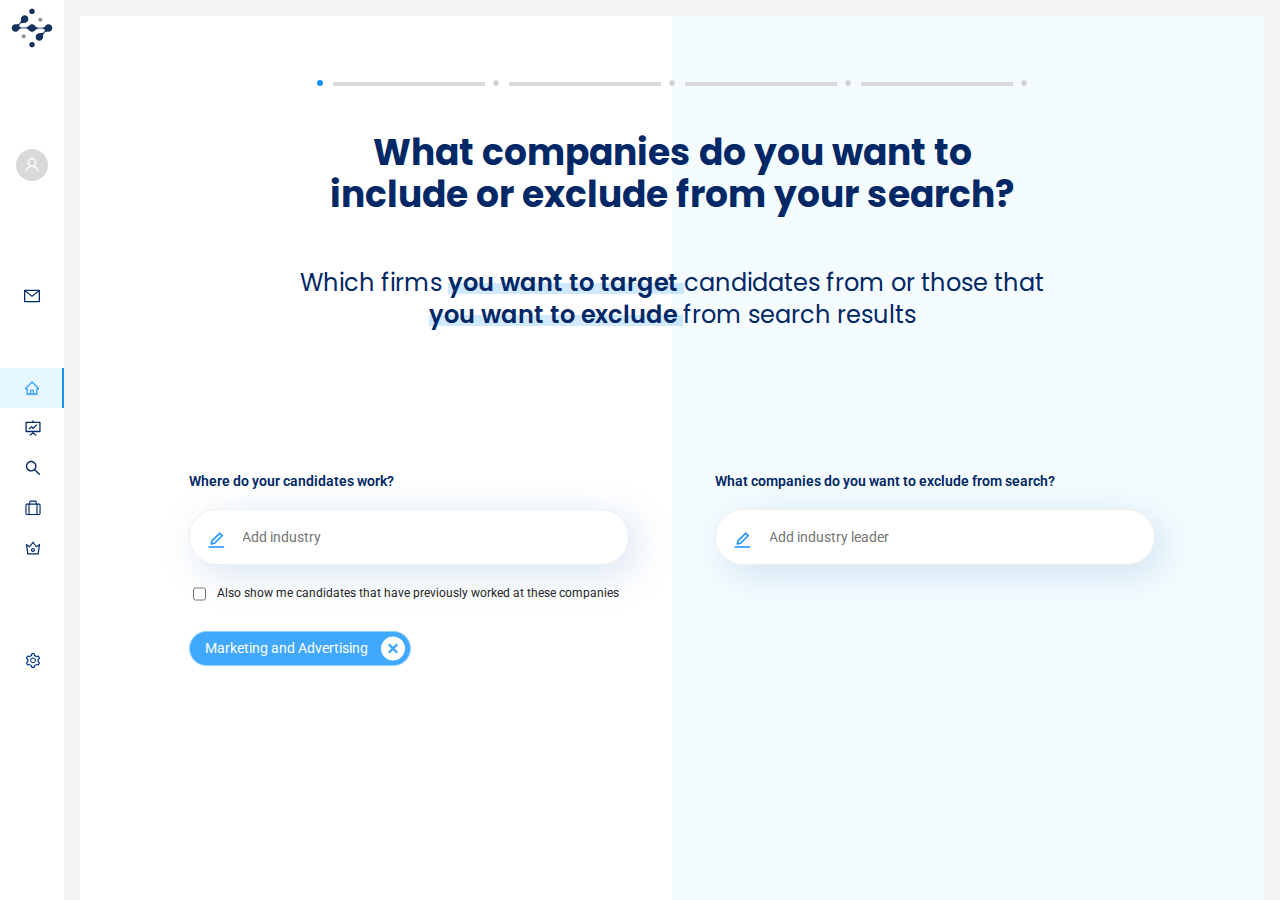
<file: Sinecure-Home/src/pages/step_5.html>
<!DOCTYPE html>
<html lang="en">
	<head>
		<meta charset="UTF-8" />
		<meta name="viewport" content="width=device-width, initial-scale=1.0" />
		<link
			href="https://cdn.jsdelivr.net/npm/bootstrap@5.3.1/dist/css/bootstrap.min.css"
			rel="stylesheet"
			integrity="sha384-4bw+/aepP/YC94hEpVNVgiZdgIC5+VKNBQNGCHeKRQN+PtmoHDEXuppvnDJzQIu9"
			crossorigin="anonymous"
		/>
		<script
			src="https://cdn.jsdelivr.net/npm/bootstrap@5.3.1/dist/js/bootstrap.bundle.min.js"
			integrity="sha384-HwwvtgBNo3bZJJLYd8oVXjrBZt8cqVSpeBNS5n7C8IVInixGAoxmnlMuBnhbgrkm"
			crossorigin="anonymous"
		></script>
		<script src="./index.js"></script>
		<script src="./index.js"></script>

		<link rel="stylesheet" href="../../app.css" />
		<title>Step 6</title>
	</head>
	<body>
		<div class="main">
			<div class="side-navbar">
				<div class="center pointer">
					<a href="./step_1.html">
						<img src="../../assets/images/sinecureLogo.png" alt="sidebar logo" class="sidebar-logo" />
					</a>
				</div>
				<div class="profile-icon center">
					<svg
						class="pointer"
						width="32"
						height="32"
						viewBox="0 0 32 32"
						fill="none"
						xmlns="http://www.w3.org/2000/svg"
					>
						<g clip-path="url(#clip0_6930_2259)">
							<rect width="32" height="32" fill="#D9D9D9" />
							<path
								d="M22.0904 20.4227C21.7588 19.6372 21.2776 18.9238 20.6736 18.3221C20.0715 17.7186 19.3581 17.2375 18.5731 16.9053C18.566 16.9018 18.559 16.9 18.552 16.8965C19.6471 16.1055 20.359 14.817 20.359 13.3633C20.359 10.9551 18.4078 9.00391 15.9996 9.00391C13.5914 9.00391 11.6402 10.9551 11.6402 13.3633C11.6402 14.817 12.3522 16.1055 13.4473 16.8982C13.4402 16.9018 13.4332 16.9035 13.4262 16.907C12.6387 17.2393 11.932 17.7156 11.3256 18.3238C10.7222 18.926 10.241 19.6393 9.9088 20.4244C9.58241 21.193 9.40638 22.0171 9.39024 22.852C9.38977 22.8707 9.39306 22.8894 9.39992 22.9068C9.40678 22.9243 9.41706 22.9402 9.43017 22.9537C9.44327 22.9671 9.45893 22.9778 9.47623 22.9851C9.49352 22.9923 9.5121 22.9961 9.53087 22.9961H10.5856C10.6629 22.9961 10.7244 22.9346 10.7262 22.859C10.7613 21.502 11.3063 20.2311 12.2695 19.2678C13.2662 18.2711 14.5899 17.7227 15.9996 17.7227C17.4094 17.7227 18.733 18.2711 19.7297 19.2678C20.693 20.2311 21.2379 21.502 21.2731 22.859C21.2748 22.9363 21.3363 22.9961 21.4137 22.9961H22.4684C22.4871 22.9961 22.5057 22.9923 22.523 22.9851C22.5403 22.9778 22.556 22.9671 22.5691 22.9537C22.5822 22.9402 22.5925 22.9243 22.5993 22.9068C22.6062 22.8894 22.6095 22.8707 22.609 22.852C22.5914 22.0117 22.4174 21.1943 22.0904 20.4227ZM15.9996 16.3867C15.1928 16.3867 14.4334 16.0721 13.8621 15.5008C13.2908 14.9295 12.9762 14.1701 12.9762 13.3633C12.9762 12.5564 13.2908 11.7971 13.8621 11.2258C14.4334 10.6545 15.1928 10.3398 15.9996 10.3398C16.8065 10.3398 17.5658 10.6545 18.1371 11.2258C18.7084 11.7971 19.0231 12.5564 19.0231 13.3633C19.0231 14.1701 18.7084 14.9295 18.1371 15.5008C17.5658 16.0721 16.8065 16.3867 15.9996 16.3867Z"
								fill="white"
							/>
						</g>
						<defs>
							<clipPath id="clip0_6930_2259">
								<rect width="32" height="32" rx="16" fill="white" />
							</clipPath>
						</defs>
					</svg>
				</div>
				<div class="notification-icon pointer center">
					<svg
						class="pointer"
						width="16"
						height="16"
						viewBox="0 0 14 12"
						fill="none"
						xmlns="http://www.w3.org/2000/svg"
					>
						<path
							d="M13.5 0.5H0.5C0.223437 0.5 0 0.723437 0 1V11C0 11.2766 0.223437 11.5 0.5 11.5H13.5C13.7766 11.5 14 11.2766 14 11V1C14 0.723437 13.7766 0.5 13.5 0.5ZM12.875 2.23125V10.375H1.125V2.23125L0.69375 1.89531L1.30781 1.10625L1.97656 1.62656H12.025L12.6938 1.10625L13.3078 1.89531L12.875 2.23125ZM12.025 1.625L7 5.53125L1.975 1.625L1.30625 1.10469L0.692188 1.89375L1.12344 2.22969L6.46094 6.37969C6.61444 6.49894 6.80328 6.56367 6.99766 6.56367C7.19203 6.56367 7.38088 6.49894 7.53438 6.37969L12.875 2.23125L13.3062 1.89531L12.6922 1.10625L12.025 1.625Z"
							fill="#002766"
						/>
					</svg>
				</div>
				<ul class="navbar-list">
					<li class="navbar-list-item center pointer">
						<svg width="16" height="16" viewBox="0 0 16 14" fill="none" xmlns="http://www.w3.org/2000/svg">
							<path
								d="M14.7894 6.89152L8.75192 0.857144L8.34723 0.452456C8.25502 0.360857 8.13033 0.309448 8.00036 0.309448C7.87039 0.309448 7.74569 0.360857 7.65348 0.452456L1.2113 6.89152C1.11681 6.98563 1.04214 7.09772 0.991689 7.22117C0.941237 7.34462 0.916026 7.47692 0.917545 7.61027C0.923795 8.16027 1.38161 8.59933 1.93161 8.59933H2.59567V13.6884H13.405V8.59933H14.0832C14.3504 8.59933 14.6019 8.49464 14.791 8.30558C14.8841 8.21279 14.9578 8.10245 15.008 7.98095C15.0581 7.85945 15.0837 7.72921 15.0832 7.59777C15.0832 7.33214 14.9785 7.08058 14.7894 6.89152ZM8.87536 12.5634H7.12536V9.37589H8.87536V12.5634ZM12.28 7.47433V12.5634H9.87536V9.00089C9.87536 8.65558 9.59567 8.37589 9.25036 8.37589H6.75036C6.40505 8.37589 6.12536 8.65558 6.12536 9.00089V12.5634H3.72067V7.47433H2.22067L8.00192 1.69777L8.36286 2.05871L13.7816 7.47433H12.28Z"
								fill="#002766"
							/>
						</svg>
					</li>
					<li class="navbar-list-item center pointer">
						<svg width="16" height="16" viewBox="0 0 14 14" fill="none" xmlns="http://www.w3.org/2000/svg">
							<path
								d="M3.87713 8.24161C3.92557 8.29005 4.00526 8.29005 4.0537 8.24161L5.64432 6.65099L6.98964 7.99786C7.03807 8.0463 7.11776 8.0463 7.1662 7.99786L10.7021 4.4588C10.7506 4.41036 10.7506 4.33067 10.7021 4.28224L10.1271 3.70723C10.0787 3.6588 9.99901 3.6588 9.95058 3.70723L7.0787 6.58224L5.73339 5.23536C5.68495 5.18692 5.60526 5.18692 5.55682 5.23536L3.30213 7.49005C3.2537 7.53849 3.2537 7.61817 3.30213 7.66661L3.87713 8.24161Z"
								fill="#002766"
							/>
							<path
								d="M13.125 1.5H7.5625V0.5C7.5625 0.43125 7.50625 0.375 7.4375 0.375H6.5625C6.49375 0.375 6.4375 0.43125 6.4375 0.5V1.5H0.875C0.598437 1.5 0.375 1.72344 0.375 2V10.125C0.375 10.4016 0.598437 10.625 0.875 10.625H6.44375V11.125L3.86875 12.8141C3.81094 12.8516 3.79531 12.9281 3.83281 12.9859L4.30625 13.7234V13.725C4.34375 13.7828 4.42188 13.7984 4.47969 13.7609L7 12.1078L9.52031 13.7609C9.57812 13.7984 9.65625 13.7828 9.69375 13.725V13.7234L10.1672 12.9859C10.2047 12.9281 10.1875 12.8516 10.1313 12.8141L7.5625 11.1297V10.625H13.125C13.4016 10.625 13.625 10.4016 13.625 10.125V2C13.625 1.72344 13.4016 1.5 13.125 1.5ZM12.5 9.5H1.5V2.625H12.5V9.5Z"
								fill="#002766"
							/>
						</svg>
					</li>
					<a href="./step_5.html" data-id="step_5">
						<li class="navbar-list-item center pointer">
							<svg width="16" height="16" viewBox="0 0 14 14" fill="none" xmlns="http://www.w3.org/2000/svg">
								<path
									d="M13.2125 12.3516L9.15469 8.29375C9.78438 7.47969 10.125 6.48438 10.125 5.4375C10.125 4.18438 9.63594 3.00937 8.75156 2.12344C7.86719 1.2375 6.68906 0.75 5.4375 0.75C4.18594 0.75 3.00781 1.23906 2.12344 2.12344C1.2375 3.00781 0.75 4.18438 0.75 5.4375C0.75 6.68906 1.23906 7.86719 2.12344 8.75156C3.00781 9.6375 4.18438 10.125 5.4375 10.125C6.48438 10.125 7.47813 9.78438 8.29219 9.15625L12.35 13.2125C12.3619 13.2244 12.376 13.2338 12.3916 13.2403C12.4071 13.2467 12.4238 13.2501 12.4406 13.2501C12.4575 13.2501 12.4741 13.2467 12.4897 13.2403C12.5052 13.2338 12.5194 13.2244 12.5312 13.2125L13.2125 12.5328C13.2244 12.5209 13.2338 12.5068 13.2403 12.4912C13.2467 12.4757 13.2501 12.459 13.2501 12.4422C13.2501 12.4254 13.2467 12.4087 13.2403 12.3931C13.2338 12.3776 13.2244 12.3635 13.2125 12.3516ZM7.9125 7.9125C7.25 8.57344 6.37187 8.9375 5.4375 8.9375C4.50312 8.9375 3.625 8.57344 2.9625 7.9125C2.30156 7.25 1.9375 6.37187 1.9375 5.4375C1.9375 4.50312 2.30156 3.62344 2.9625 2.9625C3.625 2.30156 4.50312 1.9375 5.4375 1.9375C6.37187 1.9375 7.25156 2.3 7.9125 2.9625C8.57344 3.625 8.9375 4.50312 8.9375 5.4375C8.9375 6.37187 8.57344 7.25156 7.9125 7.9125Z"
									fill="#002766"
								/>
							</svg>
						</li>
					</a>
					<a href="./step_6.html" data-id="step_6">
						<li class="navbar-list-item center pointer">
							<svg width="16" height="16" viewBox="0 0 14 13" fill="none" xmlns="http://www.w3.org/2000/svg">
								<path
									d="M12.3333 2.66661H10.3333V1.33327C10.3333 0.597939 9.73534 -6.10352e-05 9.00001 -6.10352e-05H5.00001C4.26468 -6.10352e-05 3.66668 0.597939 3.66668 1.33327V2.66661H1.66668C0.931343 2.66661 0.333344 3.26461 0.333344 3.99994V11.3333C0.333344 12.0686 0.931343 12.6666 1.66668 12.6666H12.3333C13.0687 12.6666 13.6667 12.0686 13.6667 11.3333V3.99994C13.6667 3.26461 13.0687 2.66661 12.3333 2.66661ZM10 3.66652V11.6665H4.00001V3.66652H10ZM9.33334 0.999858V2.66661H4.66668V0.999858H9.33334ZM1.33334 3.66652H3.00001V7.66652V11.6665H2.00001H1.33334V7.66652V3.66652ZM11 11.6665V3.66652H12.6667V11.6665H11Z"
									fill="#002766"
								/>
							</svg>
						</li>
					</a>
					<a href="./step_6_02.html" data-id="step_6_02">
						<li class="navbar-list-item center pointer">
							<svg width="16" height="16" viewBox="0 0 14 12" fill="none" xmlns="http://www.w3.org/2000/svg">
								<path
									d="M13.0561 2.32025L10.0154 4.19369L7.09982 0.304628C7.08809 0.288975 7.07288 0.27627 7.05538 0.267519C7.03789 0.258768 7.0186 0.254211 6.99904 0.254211C6.97948 0.254211 6.96019 0.258768 6.9427 0.267519C6.9252 0.27627 6.90999 0.288975 6.89826 0.304628L3.9842 4.19369L0.942009 2.32025C0.852946 2.26557 0.737321 2.339 0.751383 2.44369L1.94513 11.5156C1.96232 11.639 2.06857 11.7343 2.19513 11.7343H11.8061C11.9311 11.7343 12.0389 11.6406 12.0545 11.5156L13.2483 2.44369C13.2608 2.339 13.1467 2.26557 13.0561 2.32025ZM11.0873 10.6656H2.91076L2.07013 4.26869L4.25451 5.614L6.99982 1.9515L9.74513 5.614L11.9295 4.26869L11.0873 10.6656ZM6.99982 5.95307C6.02951 5.95307 5.24045 6.74213 5.24045 7.71244C5.24045 8.68275 6.02951 9.47182 6.99982 9.47182C7.97013 9.47182 8.7592 8.68275 8.7592 7.71244C8.7592 6.74213 7.97013 5.95307 6.99982 5.95307ZM6.99982 8.46713C6.5842 8.46713 6.2467 8.12963 6.2467 7.71244C6.2467 7.29682 6.5842 6.95775 6.99982 6.95775C7.41545 6.95775 7.75295 7.29525 7.75295 7.71244C7.75295 8.12807 7.41545 8.46713 6.99982 8.46713Z"
									fill="#002766"
								/>
							</svg>
						</li>
					</a>
				</ul>
				<div class="settings-icon pointer center">
					<a href="./step_7.html">
						<svg width="16" height="16" viewBox="0 0 14 15" fill="none" xmlns="http://www.w3.org/2000/svg">
							<path
								d="M13.4506 9.77555L12.4272 8.90055C12.4756 8.60368 12.5006 8.30055 12.5006 7.99743C12.5006 7.6943 12.4756 7.39118 12.4272 7.0943L13.4506 6.2193C13.5278 6.15322 13.5831 6.0652 13.609 5.96695C13.635 5.86871 13.6304 5.76489 13.5959 5.6693L13.5819 5.62867C13.3001 4.84122 12.8782 4.11123 12.3366 3.47399L12.3084 3.44117C12.2427 3.36391 12.1552 3.30837 12.0572 3.28187C11.9593 3.25538 11.8557 3.25916 11.76 3.29274L10.4897 3.7443C10.0209 3.35992 9.4975 3.0568 8.93188 2.8443L8.68656 1.51617C8.66806 1.41624 8.61958 1.3243 8.54757 1.25258C8.47557 1.18085 8.38344 1.13273 8.28344 1.11461L8.24125 1.1068C7.42719 0.959924 6.57094 0.959924 5.75688 1.1068L5.71469 1.11461C5.61468 1.13273 5.52256 1.18085 5.45055 1.25258C5.37855 1.3243 5.33007 1.41624 5.31156 1.51617L5.06469 2.85055C4.50358 3.06309 3.98104 3.36606 3.51781 3.74742L2.23813 3.29274C2.14245 3.2589 2.03874 3.25497 1.94077 3.28149C1.84281 3.308 1.75524 3.3637 1.68969 3.44117L1.66156 3.47399C1.12054 4.11168 0.698713 4.84155 0.416251 5.62867L0.402188 5.6693C0.331876 5.86461 0.389688 6.08336 0.547501 6.2193L1.58344 7.10368C1.535 7.39743 1.51156 7.69742 1.51156 7.99586C1.51156 8.29586 1.535 8.59586 1.58344 8.88805L0.547501 9.77243C0.470307 9.83851 0.415058 9.92653 0.389101 10.0248C0.363144 10.123 0.367708 10.2268 0.402188 10.3224L0.416251 10.3631C0.699063 11.1506 1.11781 11.8771 1.66156 12.5177L1.68969 12.5506C1.7554 12.6278 1.84298 12.6834 1.94088 12.7099C2.03878 12.7364 2.14242 12.7326 2.23813 12.699L3.51781 12.2443C3.98344 12.6271 4.50375 12.9302 5.06469 13.1412L5.31156 14.4756C5.33007 14.5755 5.37855 14.6674 5.45055 14.7391C5.52256 14.8109 5.61468 14.859 5.71469 14.8771L5.75688 14.8849C6.57842 15.0326 7.41971 15.0326 8.24125 14.8849L8.28344 14.8771C8.38344 14.859 8.47557 14.8109 8.54757 14.7391C8.61958 14.6674 8.66806 14.5755 8.68656 14.4756L8.93188 13.1474C9.49727 12.9355 10.0237 12.6314 10.4897 12.2474L11.76 12.699C11.8557 12.7328 11.9594 12.7368 12.0574 12.7102C12.1553 12.6837 12.2429 12.628 12.3084 12.5506L12.3366 12.5177C12.8803 11.8756 13.2991 11.1506 13.5819 10.3631L13.5959 10.3224C13.6663 10.1302 13.6084 9.91149 13.4506 9.77555ZM11.3178 7.27868C11.3569 7.51461 11.3772 7.7568 11.3772 7.99899C11.3772 8.24118 11.3569 8.48336 11.3178 8.7193L11.2147 9.34586L12.3819 10.3443C12.2049 10.7519 11.9816 11.1378 11.7163 11.4943L10.2663 10.9802L9.77563 11.3834C9.40219 11.6896 8.98656 11.9302 8.53656 12.099L7.94125 12.3224L7.66156 13.8381C7.22027 13.8881 6.77473 13.8881 6.33344 13.8381L6.05375 12.3193L5.46313 12.0927C5.01781 11.924 4.60375 11.6834 4.23344 11.3787L3.74281 10.974L2.28344 11.4927C2.01781 11.1349 1.79594 10.749 1.61781 10.3427L2.7975 9.33493L2.69594 8.70993C2.65844 8.47711 2.63813 8.23649 2.63813 7.99899C2.63813 7.75992 2.65688 7.52086 2.69594 7.28805L2.7975 6.66305L1.61781 5.65524C1.79438 5.24742 2.01781 4.86305 2.28344 4.50524L3.74281 5.02399L4.23344 4.6193C4.60375 4.31461 5.01781 4.07399 5.46313 3.90524L6.05531 3.6818L6.335 2.16305C6.77406 2.11305 7.2225 2.11305 7.66313 2.16305L7.94281 3.67867L8.53813 3.90211C8.98656 4.07086 9.40375 4.31149 9.77719 4.61774L10.2678 5.02086L11.7178 4.5068C11.9834 4.86461 12.2053 5.25055 12.3834 5.6568L11.2163 6.65524L11.3178 7.27868ZM7.00063 5.09274C5.48188 5.09274 4.25063 6.32399 4.25063 7.84274C4.25063 9.36149 5.48188 10.5927 7.00063 10.5927C8.51938 10.5927 9.75063 9.36149 9.75063 7.84274C9.75063 6.32399 8.51938 5.09274 7.00063 5.09274ZM8.23813 9.08024C8.07582 9.24301 7.88292 9.37209 7.67055 9.46005C7.45817 9.548 7.2305 9.5931 7.00063 9.59274C6.53344 9.59274 6.09438 9.40993 5.76313 9.08024C5.60035 8.91793 5.47127 8.72504 5.38332 8.51266C5.29536 8.30028 5.25027 8.07261 5.25063 7.84274C5.25063 7.37555 5.43344 6.93649 5.76313 6.60524C6.09438 6.27399 6.53344 6.09274 7.00063 6.09274C7.46781 6.09274 7.90688 6.27399 8.23813 6.60524C8.4009 6.76755 8.52998 6.96044 8.61793 7.17282C8.70589 7.38519 8.75098 7.61287 8.75063 7.84274C8.75063 8.30993 8.56781 8.74899 8.23813 9.08024Z"
								fill="#003A8C"
							/>
						</svg>
					</a>
				</div>
			</div>
			<div class="body body-wrapper">
				<div class="step-five-hero">
					<div class="stepper-horizontal" id="stepper1">
						<div class="step editing">
							<div class="step-circle"></div>
							<div class="step-bar-left"></div>
							<div class="step-bar-right"></div>
						</div>
						<div class="step">
							<div class="step-circle"></div>
							<div class="step-bar-left"></div>
							<div class="step-bar-right"></div>
						</div>
						<div class="step">
							<div class="step-circle"></div>
							<div class="step-bar-left"></div>
							<div class="step-bar-right"></div>
						</div>
						<div class="step">
							<div class="step-circle"></div>
							<div class="step-bar-left"></div>
							<div class="step-bar-right"></div>
						</div>
						<div class="step">
							<div class="step-circle"></div>
							<div class="step-bar-left"></div>
							<div class="step-bar-right"></div>
						</div>
					</div>
					<!-- <button onclick="nextStep()">Next</button> -->
					<div class="headings-section d-flex d-col">
						<div class="heading center text-center">
							<h1>What companies do you want to include or exclude from your search?</h1>
						</div>
						<div class="sub-heading center text-center">
							<h3>
								Which firms <span class="text-underline">you want to target </span>candidates from or those that
								<span class="text-underline">you want to exclude </span>from search results
							</h3>
						</div>
					</div>
					<div class="skils-detail-section">
						<div class="search-fields-wrapper d-flex">
							<div class="search-container job-title">
								<div class="section-right">
									<span>Where do your candidates work?</span>
									<div class="input-wrapper">
										<svg width="24" height="24" viewBox="0 0 25 24" fill="none" xmlns="http://www.w3.org/2000/svg">
											<path
												opacity="0.1"
												d="M18.4512 6.75703L16.6977 5.03906L8.02125 13.5375L7.64807 15.6234L9.77472 15.2555L18.4512 6.75703Z"
												fill="#1890FF"
											/>
											<path
												d="M21.2954 19.5938H3.68896C3.26554 19.5938 2.92346 19.9289 2.92346 20.3438V21.1875C2.92346 21.2906 3.00958 21.375 3.11484 21.375H21.8696C21.9748 21.375 22.0609 21.2906 22.0609 21.1875V20.3438C22.0609 19.9289 21.7189 19.5938 21.2954 19.5938ZM6.40888 17.625C6.45672 17.625 6.50456 17.6203 6.55241 17.6133L10.5761 16.9219C10.6239 16.9125 10.6694 16.8914 10.7028 16.8563L20.8433 6.92109C20.8655 6.89941 20.8831 6.87366 20.8951 6.8453C20.9071 6.81695 20.9133 6.78656 20.9133 6.75586C20.9133 6.72516 20.9071 6.69477 20.8951 6.66642C20.8831 6.63806 20.8655 6.61231 20.8433 6.59063L16.8675 2.69297C16.8221 2.64844 16.7623 2.625 16.6977 2.625C16.6331 2.625 16.5733 2.64844 16.5278 2.69297L6.38735 12.6281C6.35146 12.6633 6.32993 12.7055 6.32036 12.7523L5.61467 16.6945C5.5914 16.8201 5.59971 16.9493 5.6389 17.071C5.67808 17.1927 5.74694 17.3032 5.83954 17.393C5.99742 17.543 6.19597 17.625 6.40888 17.625ZM8.02121 13.5375L16.6977 5.03906L18.4511 6.75703L9.77468 15.2555L7.64803 15.6234L8.02121 13.5375Z"
												fill="#1890FF"
											/>
										</svg>
										<input type="text" id="job-title-search-input" placeholder="Add industry" class="search-input" />
									</div>
									<ul id="options-list" class="options-list">
										<li>UX Designer</li>
										<li>UX Architect</li>
										<li>UX Manager</li>
										<li>UX Researcher</li>
									</ul>
									<div class="check-box d-flex">
										<input type="checkbox" />
										<label class="container"
											>Also show me candidates that have previously worked at these companies
											<span class="checkmark"></span>
										</label>
									</div>
									<div class="selected_items">
										<ul class="recent-search-list d-flex">
											<li class="center pointer">
												Marketing and Advertising
												<div><img src="../../assets/svgs/cancel.svg" /></div>
											</li>
										</ul>
									</div>
								</div>
							</div>
							<div class="search-container apply-field">
								<div>
									<span>What companies do you want to exclude from search?</span>
									<div class="input-wrapper">
										<svg width="24" height="24" viewBox="0 0 25 24" fill="none" xmlns="http://www.w3.org/2000/svg">
											<path
												opacity="0.1"
												d="M18.4512 6.75703L16.6977 5.03906L8.02125 13.5375L7.64807 15.6234L9.77472 15.2555L18.4512 6.75703Z"
												fill="#1890FF"
											/>
											<path
												d="M21.2954 19.5938H3.68896C3.26554 19.5938 2.92346 19.9289 2.92346 20.3438V21.1875C2.92346 21.2906 3.00958 21.375 3.11484 21.375H21.8696C21.9748 21.375 22.0609 21.2906 22.0609 21.1875V20.3438C22.0609 19.9289 21.7189 19.5938 21.2954 19.5938ZM6.40888 17.625C6.45672 17.625 6.50456 17.6203 6.55241 17.6133L10.5761 16.9219C10.6239 16.9125 10.6694 16.8914 10.7028 16.8563L20.8433 6.92109C20.8655 6.89941 20.8831 6.87366 20.8951 6.8453C20.9071 6.81695 20.9133 6.78656 20.9133 6.75586C20.9133 6.72516 20.9071 6.69477 20.8951 6.66642C20.8831 6.63806 20.8655 6.61231 20.8433 6.59063L16.8675 2.69297C16.8221 2.64844 16.7623 2.625 16.6977 2.625C16.6331 2.625 16.5733 2.64844 16.5278 2.69297L6.38735 12.6281C6.35146 12.6633 6.32993 12.7055 6.32036 12.7523L5.61467 16.6945C5.5914 16.8201 5.59971 16.9493 5.6389 17.071C5.67808 17.1927 5.74694 17.3032 5.83954 17.393C5.99742 17.543 6.19597 17.625 6.40888 17.625ZM8.02121 13.5375L16.6977 5.03906L18.4511 6.75703L9.77468 15.2555L7.64803 15.6234L8.02121 13.5375Z"
												fill="#1890FF"
											/>
										</svg>
										<input type="text" id="apply-search-input" placeholder="Add industry leader" class="search-input" />
									</div>
									<ul id="options-list" class="options-list">
										<li>UX Designer</li>
										<li>UX Architect</li>
										<li>UX Manager</li>
										<li>UX Researcher</li>
									</ul>
								</div>
							</div>
						</div>
						<div class="buttons-wrapper d-flex center">
							<button class="previous-button">
								<div>
									<svg width="16" height="16" viewBox="0 0 16 16" fill="none" xmlns="http://www.w3.org/2000/svg">
										<path
											d="M4.26457 8L8.41144 2.70156C8.47551 2.62031 8.41769 2.5 8.31301 2.5H7.10519C7.02863 2.5 6.95519 2.53594 6.90832 2.59531L2.91926 7.69219C2.85017 7.78022 2.81262 7.88888 2.81262 8.00078C2.81262 8.11268 2.85017 8.22135 2.91926 8.30937L6.90832 13.4047C6.95519 13.4656 7.02863 13.5 7.10519 13.5H8.31301C8.41769 13.5 8.47551 13.3797 8.41144 13.2984L4.26457 8ZM9.01457 8L13.1614 2.70156C13.2255 2.62031 13.1677 2.5 13.063 2.5H11.8552C11.7786 2.5 11.7052 2.53594 11.6583 2.59531L7.66926 7.69219C7.60017 7.78022 7.56262 7.88888 7.56262 8.00078C7.56262 8.11268 7.60017 8.22135 7.66926 8.30937L11.6583 13.4047C11.7052 13.4656 11.7786 13.5 11.8552 13.5H13.063C13.1677 13.5 13.2255 13.3797 13.1614 13.2984L9.01457 8Z"
											fill="#40A9FF"
										/>
									</svg>
								</div>
								Go Back
							</button>
							<button class="next-button">Next Step</button>
						</div>
					</div>
					<div class="overlay"></div>
				</div>
			</div>
		</div>
		<script>
			var previousButton = document.querySelector('.previous-button');
			var nextButton = document.querySelector('.next-button');
			previousButton.addEventListener('click', function () {
				history.back();
			});
			nextButton.addEventListener('click', function () {
				window.location.href = '../pages/step_6.html';
			});
		</script>
		<script>
			const rangeSlider_min = 0;
			const rangeSlider_max = 60;

			const updateRangeSlider = () => {
				const leftInput = document.querySelector('.range-slider-input-left');
				const rightInput = document.querySelector('.range-slider-input-right');
				const leftHandle = document.querySelector('.range-slider-handle-left');
				const rightHandle = document.querySelector('.range-slider-handle-right');
				const leftValue = parseInt(leftInput.value);
				const rightValue = parseInt(rightInput.value);

				const range = rangeSlider_max - rangeSlider_min;
				const leftPercent = ((leftValue - rangeSlider_min) / range) * 100;
				const rightPercent = ((rightValue - rangeSlider_min) / range) * 100;

				leftHandle.style.left = `${leftPercent}%`;
				rightHandle.style.left = `${rightPercent}%`;

				document.querySelector('.range-slider-tooltip-left').style.left = `${leftPercent}%`;
				document.querySelector('.range-slider-tooltip-right').style.left = `${rightPercent}%`;

				document.querySelector('.range-slider-tooltip-left .range-slider-tooltip-text').innerText = leftValue;
				document.querySelector('.range-slider-tooltip-right .range-slider-tooltip-text').innerText = rightValue;

				document.querySelector('.range-slider-val-left').style.width = `${leftPercent}%`;
				document.querySelector('.range-slider-val-right').style.width = `${100 - rightPercent}%`;
				document.querySelector('.range-slider-val-range').style.left = `${leftPercent}%`;
				document.querySelector('.range-slider-val-range').style.right = `${100 - rightPercent}%`;
			};

			const leftInput = document.querySelector('.range-slider-input-left');
			const rightInput = document.querySelector('.range-slider-input-right');

			leftInput.addEventListener('input', () => {
				if (parseInt(leftInput.value) > parseInt(rightInput.value)) {
					leftInput.value = rightInput.value;
				}
				updateRangeSlider();
			});

			rightInput.addEventListener('input', () => {
				if (parseInt(rightInput.value) < parseInt(leftInput.value)) {
					rightInput.value = leftInput.value;
				}
				updateRangeSlider();
			});

			updateRangeSlider();
		</script>
	</body>
</html>
</file>
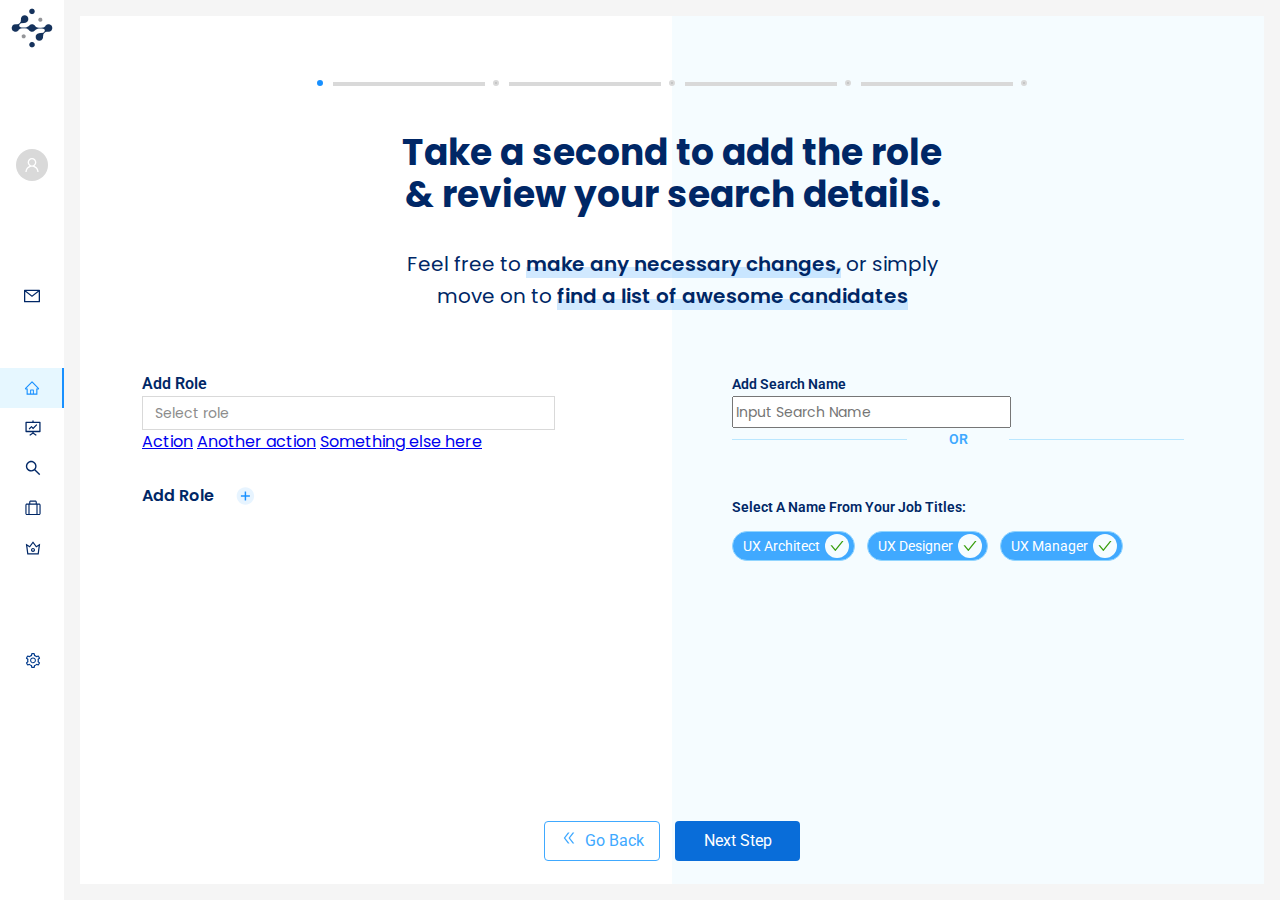
<file: Sinecure-Home/src/pages/step_6.html>
<!DOCTYPE html>
<html lang="en">
	<head>
		<meta charset="UTF-8" />
		<meta name="viewport" content="width=device-width, initial-scale=1.0" />
		<link
			href="https://cdn.jsdelivr.net/npm/bootstrap@5.3.1/dist/css/bootstrap.min.css"
			rel="stylesheet"
			integrity="sha384-4bw+/aepP/YC94hEpVNVgiZdgIC5+VKNBQNGCHeKRQN+PtmoHDEXuppvnDJzQIu9"
			crossorigin="anonymous"
		/>
		<script
			src="https://code.jquery.com/jquery-3.2.1.slim.min.js"
			integrity="sha384-KJ3o2DKtIkvYIK3UENzmM7KCkRr/rE9/Qpg6aAZGJwFDMVNA/GpGFF93hXpG5KkN"
			crossorigin="anonymous"
		></script>
		<script
			src="https://cdn.jsdelivr.net/npm/popper.js@1.12.9/dist/umd/popper.min.js"
			integrity="sha384-ApNbgh9B+Y1QKtv3Rn7W3mgPxhU9K/ScQsAP7hUibX39j7fakFPskvXusvfa0b4Q"
			crossorigin="anonymous"
		></script>
		<script
			src="https://cdn.jsdelivr.net/npm/bootstrap@4.0.0/dist/js/bootstrap.min.js"
			integrity="sha384-JZR6Spejh4U02d8jOt6vLEHfe/JQGiRRSQQxSfFWpi1MquVdAyjUar5+76PVCmYl"
			crossorigin="anonymous"
		></script>
		<script
			src="https://cdn.jsdelivr.net/npm/bootstrap@5.3.1/dist/js/bootstrap.bundle.min.js"
			integrity="sha384-HwwvtgBNo3bZJJLYd8oVXjrBZt8cqVSpeBNS5n7C8IVInixGAoxmnlMuBnhbgrkm"
			crossorigin="anonymous"
		></script>
		<script src="./index.js"></script>
		<script src="./index.js"></script>

		<link rel="stylesheet" href="../../app.css" />
		<title>Step 7</title>
	</head>
	<body>
		<div class="main">
			<div class="side-navbar">
				<div class="center pointer">
					<a href="./step_1.html">
						<img src="../../assets/images/sinecureLogo.png" alt="sidebar logo" class="sidebar-logo" />
					</a>
				</div>
				<div class="profile-icon center">
					<svg
						class="pointer"
						width="32"
						height="32"
						viewBox="0 0 32 32"
						fill="none"
						xmlns="http://www.w3.org/2000/svg"
					>
						<g clip-path="url(#clip0_6930_2259)">
							<rect width="32" height="32" fill="#D9D9D9" />
							<path
								d="M22.0904 20.4227C21.7588 19.6372 21.2776 18.9238 20.6736 18.3221C20.0715 17.7186 19.3581 17.2375 18.5731 16.9053C18.566 16.9018 18.559 16.9 18.552 16.8965C19.6471 16.1055 20.359 14.817 20.359 13.3633C20.359 10.9551 18.4078 9.00391 15.9996 9.00391C13.5914 9.00391 11.6402 10.9551 11.6402 13.3633C11.6402 14.817 12.3522 16.1055 13.4473 16.8982C13.4402 16.9018 13.4332 16.9035 13.4262 16.907C12.6387 17.2393 11.932 17.7156 11.3256 18.3238C10.7222 18.926 10.241 19.6393 9.9088 20.4244C9.58241 21.193 9.40638 22.0171 9.39024 22.852C9.38977 22.8707 9.39306 22.8894 9.39992 22.9068C9.40678 22.9243 9.41706 22.9402 9.43017 22.9537C9.44327 22.9671 9.45893 22.9778 9.47623 22.9851C9.49352 22.9923 9.5121 22.9961 9.53087 22.9961H10.5856C10.6629 22.9961 10.7244 22.9346 10.7262 22.859C10.7613 21.502 11.3063 20.2311 12.2695 19.2678C13.2662 18.2711 14.5899 17.7227 15.9996 17.7227C17.4094 17.7227 18.733 18.2711 19.7297 19.2678C20.693 20.2311 21.2379 21.502 21.2731 22.859C21.2748 22.9363 21.3363 22.9961 21.4137 22.9961H22.4684C22.4871 22.9961 22.5057 22.9923 22.523 22.9851C22.5403 22.9778 22.556 22.9671 22.5691 22.9537C22.5822 22.9402 22.5925 22.9243 22.5993 22.9068C22.6062 22.8894 22.6095 22.8707 22.609 22.852C22.5914 22.0117 22.4174 21.1943 22.0904 20.4227ZM15.9996 16.3867C15.1928 16.3867 14.4334 16.0721 13.8621 15.5008C13.2908 14.9295 12.9762 14.1701 12.9762 13.3633C12.9762 12.5564 13.2908 11.7971 13.8621 11.2258C14.4334 10.6545 15.1928 10.3398 15.9996 10.3398C16.8065 10.3398 17.5658 10.6545 18.1371 11.2258C18.7084 11.7971 19.0231 12.5564 19.0231 13.3633C19.0231 14.1701 18.7084 14.9295 18.1371 15.5008C17.5658 16.0721 16.8065 16.3867 15.9996 16.3867Z"
								fill="white"
							/>
						</g>
						<defs>
							<clipPath id="clip0_6930_2259">
								<rect width="32" height="32" rx="16" fill="white" />
							</clipPath>
						</defs>
					</svg>
				</div>
				<div class="notification-icon pointer center">
					<svg
						class="pointer"
						width="16"
						height="16"
						viewBox="0 0 14 12"
						fill="none"
						xmlns="http://www.w3.org/2000/svg"
					>
						<path
							d="M13.5 0.5H0.5C0.223437 0.5 0 0.723437 0 1V11C0 11.2766 0.223437 11.5 0.5 11.5H13.5C13.7766 11.5 14 11.2766 14 11V1C14 0.723437 13.7766 0.5 13.5 0.5ZM12.875 2.23125V10.375H1.125V2.23125L0.69375 1.89531L1.30781 1.10625L1.97656 1.62656H12.025L12.6938 1.10625L13.3078 1.89531L12.875 2.23125ZM12.025 1.625L7 5.53125L1.975 1.625L1.30625 1.10469L0.692188 1.89375L1.12344 2.22969L6.46094 6.37969C6.61444 6.49894 6.80328 6.56367 6.99766 6.56367C7.19203 6.56367 7.38088 6.49894 7.53438 6.37969L12.875 2.23125L13.3062 1.89531L12.6922 1.10625L12.025 1.625Z"
							fill="#002766"
						/>
					</svg>
				</div>
				<ul class="navbar-list">
					<li class="navbar-list-item center pointer">
						<svg width="16" height="16" viewBox="0 0 16 14" fill="none" xmlns="http://www.w3.org/2000/svg">
							<path
								d="M14.7894 6.89152L8.75192 0.857144L8.34723 0.452456C8.25502 0.360857 8.13033 0.309448 8.00036 0.309448C7.87039 0.309448 7.74569 0.360857 7.65348 0.452456L1.2113 6.89152C1.11681 6.98563 1.04214 7.09772 0.991689 7.22117C0.941237 7.34462 0.916026 7.47692 0.917545 7.61027C0.923795 8.16027 1.38161 8.59933 1.93161 8.59933H2.59567V13.6884H13.405V8.59933H14.0832C14.3504 8.59933 14.6019 8.49464 14.791 8.30558C14.8841 8.21279 14.9578 8.10245 15.008 7.98095C15.0581 7.85945 15.0837 7.72921 15.0832 7.59777C15.0832 7.33214 14.9785 7.08058 14.7894 6.89152ZM8.87536 12.5634H7.12536V9.37589H8.87536V12.5634ZM12.28 7.47433V12.5634H9.87536V9.00089C9.87536 8.65558 9.59567 8.37589 9.25036 8.37589H6.75036C6.40505 8.37589 6.12536 8.65558 6.12536 9.00089V12.5634H3.72067V7.47433H2.22067L8.00192 1.69777L8.36286 2.05871L13.7816 7.47433H12.28Z"
								fill="#002766"
							/>
						</svg>
					</li>
					<li class="navbar-list-item center pointer">
						<svg width="16" height="16" viewBox="0 0 14 14" fill="none" xmlns="http://www.w3.org/2000/svg">
							<path
								d="M3.87713 8.24161C3.92557 8.29005 4.00526 8.29005 4.0537 8.24161L5.64432 6.65099L6.98964 7.99786C7.03807 8.0463 7.11776 8.0463 7.1662 7.99786L10.7021 4.4588C10.7506 4.41036 10.7506 4.33067 10.7021 4.28224L10.1271 3.70723C10.0787 3.6588 9.99901 3.6588 9.95058 3.70723L7.0787 6.58224L5.73339 5.23536C5.68495 5.18692 5.60526 5.18692 5.55682 5.23536L3.30213 7.49005C3.2537 7.53849 3.2537 7.61817 3.30213 7.66661L3.87713 8.24161Z"
								fill="#002766"
							/>
							<path
								d="M13.125 1.5H7.5625V0.5C7.5625 0.43125 7.50625 0.375 7.4375 0.375H6.5625C6.49375 0.375 6.4375 0.43125 6.4375 0.5V1.5H0.875C0.598437 1.5 0.375 1.72344 0.375 2V10.125C0.375 10.4016 0.598437 10.625 0.875 10.625H6.44375V11.125L3.86875 12.8141C3.81094 12.8516 3.79531 12.9281 3.83281 12.9859L4.30625 13.7234V13.725C4.34375 13.7828 4.42188 13.7984 4.47969 13.7609L7 12.1078L9.52031 13.7609C9.57812 13.7984 9.65625 13.7828 9.69375 13.725V13.7234L10.1672 12.9859C10.2047 12.9281 10.1875 12.8516 10.1313 12.8141L7.5625 11.1297V10.625H13.125C13.4016 10.625 13.625 10.4016 13.625 10.125V2C13.625 1.72344 13.4016 1.5 13.125 1.5ZM12.5 9.5H1.5V2.625H12.5V9.5Z"
								fill="#002766"
							/>
						</svg>
					</li>
					<a href="./step_5.html" data-id="step_5">
						<li class="navbar-list-item center pointer">
							<svg width="16" height="16" viewBox="0 0 14 14" fill="none" xmlns="http://www.w3.org/2000/svg">
								<path
									d="M13.2125 12.3516L9.15469 8.29375C9.78438 7.47969 10.125 6.48438 10.125 5.4375C10.125 4.18438 9.63594 3.00937 8.75156 2.12344C7.86719 1.2375 6.68906 0.75 5.4375 0.75C4.18594 0.75 3.00781 1.23906 2.12344 2.12344C1.2375 3.00781 0.75 4.18438 0.75 5.4375C0.75 6.68906 1.23906 7.86719 2.12344 8.75156C3.00781 9.6375 4.18438 10.125 5.4375 10.125C6.48438 10.125 7.47813 9.78438 8.29219 9.15625L12.35 13.2125C12.3619 13.2244 12.376 13.2338 12.3916 13.2403C12.4071 13.2467 12.4238 13.2501 12.4406 13.2501C12.4575 13.2501 12.4741 13.2467 12.4897 13.2403C12.5052 13.2338 12.5194 13.2244 12.5312 13.2125L13.2125 12.5328C13.2244 12.5209 13.2338 12.5068 13.2403 12.4912C13.2467 12.4757 13.2501 12.459 13.2501 12.4422C13.2501 12.4254 13.2467 12.4087 13.2403 12.3931C13.2338 12.3776 13.2244 12.3635 13.2125 12.3516ZM7.9125 7.9125C7.25 8.57344 6.37187 8.9375 5.4375 8.9375C4.50312 8.9375 3.625 8.57344 2.9625 7.9125C2.30156 7.25 1.9375 6.37187 1.9375 5.4375C1.9375 4.50312 2.30156 3.62344 2.9625 2.9625C3.625 2.30156 4.50312 1.9375 5.4375 1.9375C6.37187 1.9375 7.25156 2.3 7.9125 2.9625C8.57344 3.625 8.9375 4.50312 8.9375 5.4375C8.9375 6.37187 8.57344 7.25156 7.9125 7.9125Z"
									fill="#002766"
								/>
							</svg>
						</li>
					</a>
					<a href="./step_6.html" data-id="step_6">
						<li class="navbar-list-item center pointer">
							<svg width="16" height="16" viewBox="0 0 14 13" fill="none" xmlns="http://www.w3.org/2000/svg">
								<path
									d="M12.3333 2.66661H10.3333V1.33327C10.3333 0.597939 9.73534 -6.10352e-05 9.00001 -6.10352e-05H5.00001C4.26468 -6.10352e-05 3.66668 0.597939 3.66668 1.33327V2.66661H1.66668C0.931343 2.66661 0.333344 3.26461 0.333344 3.99994V11.3333C0.333344 12.0686 0.931343 12.6666 1.66668 12.6666H12.3333C13.0687 12.6666 13.6667 12.0686 13.6667 11.3333V3.99994C13.6667 3.26461 13.0687 2.66661 12.3333 2.66661ZM10 3.66652V11.6665H4.00001V3.66652H10ZM9.33334 0.999858V2.66661H4.66668V0.999858H9.33334ZM1.33334 3.66652H3.00001V7.66652V11.6665H2.00001H1.33334V7.66652V3.66652ZM11 11.6665V3.66652H12.6667V11.6665H11Z"
									fill="#002766"
								/>
							</svg>
						</li>
					</a>
					<a href="./step_6_02.html" data-id="step_6_02">
						<li class="navbar-list-item center pointer">
							<svg width="16" height="16" viewBox="0 0 14 12" fill="none" xmlns="http://www.w3.org/2000/svg">
								<path
									d="M13.0561 2.32025L10.0154 4.19369L7.09982 0.304628C7.08809 0.288975 7.07288 0.27627 7.05538 0.267519C7.03789 0.258768 7.0186 0.254211 6.99904 0.254211C6.97948 0.254211 6.96019 0.258768 6.9427 0.267519C6.9252 0.27627 6.90999 0.288975 6.89826 0.304628L3.9842 4.19369L0.942009 2.32025C0.852946 2.26557 0.737321 2.339 0.751383 2.44369L1.94513 11.5156C1.96232 11.639 2.06857 11.7343 2.19513 11.7343H11.8061C11.9311 11.7343 12.0389 11.6406 12.0545 11.5156L13.2483 2.44369C13.2608 2.339 13.1467 2.26557 13.0561 2.32025ZM11.0873 10.6656H2.91076L2.07013 4.26869L4.25451 5.614L6.99982 1.9515L9.74513 5.614L11.9295 4.26869L11.0873 10.6656ZM6.99982 5.95307C6.02951 5.95307 5.24045 6.74213 5.24045 7.71244C5.24045 8.68275 6.02951 9.47182 6.99982 9.47182C7.97013 9.47182 8.7592 8.68275 8.7592 7.71244C8.7592 6.74213 7.97013 5.95307 6.99982 5.95307ZM6.99982 8.46713C6.5842 8.46713 6.2467 8.12963 6.2467 7.71244C6.2467 7.29682 6.5842 6.95775 6.99982 6.95775C7.41545 6.95775 7.75295 7.29525 7.75295 7.71244C7.75295 8.12807 7.41545 8.46713 6.99982 8.46713Z"
									fill="#002766"
								/>
							</svg>
						</li>
					</a>
				</ul>
				<div class="settings-icon pointer center">
					<a href="./step_7.html">
						<svg width="16" height="16" viewBox="0 0 14 15" fill="none" xmlns="http://www.w3.org/2000/svg">
							<path
								d="M13.4506 9.77555L12.4272 8.90055C12.4756 8.60368 12.5006 8.30055 12.5006 7.99743C12.5006 7.6943 12.4756 7.39118 12.4272 7.0943L13.4506 6.2193C13.5278 6.15322 13.5831 6.0652 13.609 5.96695C13.635 5.86871 13.6304 5.76489 13.5959 5.6693L13.5819 5.62867C13.3001 4.84122 12.8782 4.11123 12.3366 3.47399L12.3084 3.44117C12.2427 3.36391 12.1552 3.30837 12.0572 3.28187C11.9593 3.25538 11.8557 3.25916 11.76 3.29274L10.4897 3.7443C10.0209 3.35992 9.4975 3.0568 8.93188 2.8443L8.68656 1.51617C8.66806 1.41624 8.61958 1.3243 8.54757 1.25258C8.47557 1.18085 8.38344 1.13273 8.28344 1.11461L8.24125 1.1068C7.42719 0.959924 6.57094 0.959924 5.75688 1.1068L5.71469 1.11461C5.61468 1.13273 5.52256 1.18085 5.45055 1.25258C5.37855 1.3243 5.33007 1.41624 5.31156 1.51617L5.06469 2.85055C4.50358 3.06309 3.98104 3.36606 3.51781 3.74742L2.23813 3.29274C2.14245 3.2589 2.03874 3.25497 1.94077 3.28149C1.84281 3.308 1.75524 3.3637 1.68969 3.44117L1.66156 3.47399C1.12054 4.11168 0.698713 4.84155 0.416251 5.62867L0.402188 5.6693C0.331876 5.86461 0.389688 6.08336 0.547501 6.2193L1.58344 7.10368C1.535 7.39743 1.51156 7.69742 1.51156 7.99586C1.51156 8.29586 1.535 8.59586 1.58344 8.88805L0.547501 9.77243C0.470307 9.83851 0.415058 9.92653 0.389101 10.0248C0.363144 10.123 0.367708 10.2268 0.402188 10.3224L0.416251 10.3631C0.699063 11.1506 1.11781 11.8771 1.66156 12.5177L1.68969 12.5506C1.7554 12.6278 1.84298 12.6834 1.94088 12.7099C2.03878 12.7364 2.14242 12.7326 2.23813 12.699L3.51781 12.2443C3.98344 12.6271 4.50375 12.9302 5.06469 13.1412L5.31156 14.4756C5.33007 14.5755 5.37855 14.6674 5.45055 14.7391C5.52256 14.8109 5.61468 14.859 5.71469 14.8771L5.75688 14.8849C6.57842 15.0326 7.41971 15.0326 8.24125 14.8849L8.28344 14.8771C8.38344 14.859 8.47557 14.8109 8.54757 14.7391C8.61958 14.6674 8.66806 14.5755 8.68656 14.4756L8.93188 13.1474C9.49727 12.9355 10.0237 12.6314 10.4897 12.2474L11.76 12.699C11.8557 12.7328 11.9594 12.7368 12.0574 12.7102C12.1553 12.6837 12.2429 12.628 12.3084 12.5506L12.3366 12.5177C12.8803 11.8756 13.2991 11.1506 13.5819 10.3631L13.5959 10.3224C13.6663 10.1302 13.6084 9.91149 13.4506 9.77555ZM11.3178 7.27868C11.3569 7.51461 11.3772 7.7568 11.3772 7.99899C11.3772 8.24118 11.3569 8.48336 11.3178 8.7193L11.2147 9.34586L12.3819 10.3443C12.2049 10.7519 11.9816 11.1378 11.7163 11.4943L10.2663 10.9802L9.77563 11.3834C9.40219 11.6896 8.98656 11.9302 8.53656 12.099L7.94125 12.3224L7.66156 13.8381C7.22027 13.8881 6.77473 13.8881 6.33344 13.8381L6.05375 12.3193L5.46313 12.0927C5.01781 11.924 4.60375 11.6834 4.23344 11.3787L3.74281 10.974L2.28344 11.4927C2.01781 11.1349 1.79594 10.749 1.61781 10.3427L2.7975 9.33493L2.69594 8.70993C2.65844 8.47711 2.63813 8.23649 2.63813 7.99899C2.63813 7.75992 2.65688 7.52086 2.69594 7.28805L2.7975 6.66305L1.61781 5.65524C1.79438 5.24742 2.01781 4.86305 2.28344 4.50524L3.74281 5.02399L4.23344 4.6193C4.60375 4.31461 5.01781 4.07399 5.46313 3.90524L6.05531 3.6818L6.335 2.16305C6.77406 2.11305 7.2225 2.11305 7.66313 2.16305L7.94281 3.67867L8.53813 3.90211C8.98656 4.07086 9.40375 4.31149 9.77719 4.61774L10.2678 5.02086L11.7178 4.5068C11.9834 4.86461 12.2053 5.25055 12.3834 5.6568L11.2163 6.65524L11.3178 7.27868ZM7.00063 5.09274C5.48188 5.09274 4.25063 6.32399 4.25063 7.84274C4.25063 9.36149 5.48188 10.5927 7.00063 10.5927C8.51938 10.5927 9.75063 9.36149 9.75063 7.84274C9.75063 6.32399 8.51938 5.09274 7.00063 5.09274ZM8.23813 9.08024C8.07582 9.24301 7.88292 9.37209 7.67055 9.46005C7.45817 9.548 7.2305 9.5931 7.00063 9.59274C6.53344 9.59274 6.09438 9.40993 5.76313 9.08024C5.60035 8.91793 5.47127 8.72504 5.38332 8.51266C5.29536 8.30028 5.25027 8.07261 5.25063 7.84274C5.25063 7.37555 5.43344 6.93649 5.76313 6.60524C6.09438 6.27399 6.53344 6.09274 7.00063 6.09274C7.46781 6.09274 7.90688 6.27399 8.23813 6.60524C8.4009 6.76755 8.52998 6.96044 8.61793 7.17282C8.70589 7.38519 8.75098 7.61287 8.75063 7.84274C8.75063 8.30993 8.56781 8.74899 8.23813 9.08024Z"
								fill="#003A8C"
							/>
						</svg>
					</a>
				</div>
			</div>
			<div class="body body-wrapper">
				<div class="step-six-hero">
					<div class="stepper-horizontal" id="stepper1">
						<div class="step editing">
							<div class="step-circle"></div>
							<div class="step-bar-left"></div>
							<div class="step-bar-right"></div>
						</div>
						<div class="step">
							<div class="step-circle"></div>
							<div class="step-bar-left"></div>
							<div class="step-bar-right"></div>
						</div>
						<div class="step">
							<div class="step-circle"></div>
							<div class="step-bar-left"></div>
							<div class="step-bar-right"></div>
						</div>
						<div class="step">
							<div class="step-circle"></div>
							<div class="step-bar-left"></div>
							<div class="step-bar-right"></div>
						</div>
						<div class="step">
							<div class="step-circle"></div>
							<div class="step-bar-left"></div>
							<div class="step-bar-right"></div>
						</div>
					</div>
					<!-- <button onclick="nextStep()">Next</button> -->
					<div class="headings-section d-flex d-col">
						<div class="heading center text-center">
							<h1>Take a second to add the role & review your search details.</h1>
						</div>
						<div class="sub-heading center text-center">
							<h3>
								Feel free to <span class="text-underline">make any necessary changes,</span> or simply move on to
								<span class="text-underline">find a list of awesome candidates</span>
							</h3>
						</div>
					</div>
					<div class="body-section d-flex">
						<div class="form-section">
							<div class="add-role-section">
								<label> Add Role</label>
								<div class="dropdown">
									<button
										class="btn btn-secondary dropdown-toggle"
										type="button"
										id="dropdownMenuButton"
										data-toggle="dropdown"
										aria-haspopup="true"
										aria-expanded="false"
									>
										Select role
									</button>
									<div class="dropdown-menu" aria-labelledby="dropdownMenuButton">
										<a class="dropdown-item" href="#">Action</a>
										<a class="dropdown-item" href="#">Another action</a>
										<a class="dropdown-item" href="#">Something else here</a>
									</div>
								</div>
								<div class="more-role d-flex">
									<span>Add Role</span>
									<img class="pointer" alt="add icon" src="../../assets/svgs/add_title_icon.svg" />
								</div>
							</div>
						</div>
						<div class="search-section">
							<div>
								<label for="form-control">Add Search Name</label>
								<div class="input-group mb-3">
									<input
										type="text"
										class="form-control"
										placeholder="Input Search Name"
										aria-label="Username"
										aria-describedby="basic-addon1"
									/>
								</div>
							</div>
							<div class="or-detail">
								<span>Or</span>
							</div>
							<div class="select-title">
								<span> Select a name from your Job titles: </span>
								<ul class="titles-list d-flex">
									<li class="center pointer">
										UX Architect
										<div><img src="../../assets/svgs/selected_pill.svg" /></div>
									</li>
									<li class="center pointer">
										UX Designer
										<div><img src="../../assets/svgs/selected_pill.svg" /></div>
									</li>
									<li class="center pointer">
										UX Manager
										<div><img src="../../assets/svgs/selected_pill.svg" /></div>
									</li>
								</ul>
							</div>
						</div>
					</div>
					<div class="more-buttons-section d-flex center">
						<button class="previous-button">
							<div>
								<svg width="16" height="16" viewBox="0 0 16 16" fill="none" xmlns="http://www.w3.org/2000/svg">
									<path
										d="M4.26457 8L8.41144 2.70156C8.47551 2.62031 8.41769 2.5 8.31301 2.5H7.10519C7.02863 2.5 6.95519 2.53594 6.90832 2.59531L2.91926 7.69219C2.85017 7.78022 2.81262 7.88888 2.81262 8.00078C2.81262 8.11268 2.85017 8.22135 2.91926 8.30937L6.90832 13.4047C6.95519 13.4656 7.02863 13.5 7.10519 13.5H8.31301C8.41769 13.5 8.47551 13.3797 8.41144 13.2984L4.26457 8ZM9.01457 8L13.1614 2.70156C13.2255 2.62031 13.1677 2.5 13.063 2.5H11.8552C11.7786 2.5 11.7052 2.53594 11.6583 2.59531L7.66926 7.69219C7.60017 7.78022 7.56262 7.88888 7.56262 8.00078C7.56262 8.11268 7.60017 8.22135 7.66926 8.30937L11.6583 13.4047C11.7052 13.4656 11.7786 13.5 11.8552 13.5H13.063C13.1677 13.5 13.2255 13.3797 13.1614 13.2984L9.01457 8Z"
										fill="#40A9FF"
									/>
								</svg>
							</div>
							Go Back
						</button>
						<button class="next-button">Next Step</button>
					</div>
					<div class="overlay"></div>
				</div>
			</div>
		</div>
		<script>
			var previousButton = document.querySelector('.previous-button');
			var nextButton = document.querySelector('.next-button');
			previousButton.addEventListener('click', function () {
				history.back();
			});
			nextButton.addEventListener('click', function () {
				window.location.href = '../pages/step_6_02.html';
			});
		</script>
		<script>
			const rangeSlider_min = 0;
			const rangeSlider_max = 60;

			const updateRangeSlider = () => {
				const leftInput = document.querySelector('.range-slider-input-left');
				const rightInput = document.querySelector('.range-slider-input-right');
				const leftHandle = document.querySelector('.range-slider-handle-left');
				const rightHandle = document.querySelector('.range-slider-handle-right');
				const leftValue = parseInt(leftInput.value);
				const rightValue = parseInt(rightInput.value);

				const range = rangeSlider_max - rangeSlider_min;
				const leftPercent = ((leftValue - rangeSlider_min) / range) * 100;
				const rightPercent = ((rightValue - rangeSlider_min) / range) * 100;

				leftHandle.style.left = `${leftPercent}%`;
				rightHandle.style.left = `${rightPercent}%`;

				document.querySelector('.range-slider-tooltip-left').style.left = `${leftPercent}%`;
				document.querySelector('.range-slider-tooltip-right').style.left = `${rightPercent}%`;

				document.querySelector('.range-slider-tooltip-left .range-slider-tooltip-text').innerText = leftValue;
				document.querySelector('.range-slider-tooltip-right .range-slider-tooltip-text').innerText = rightValue;

				document.querySelector('.range-slider-val-left').style.width = `${leftPercent}%`;
				document.querySelector('.range-slider-val-right').style.width = `${100 - rightPercent}%`;
				document.querySelector('.range-slider-val-range').style.left = `${leftPercent}%`;
				document.querySelector('.range-slider-val-range').style.right = `${100 - rightPercent}%`;
			};

			const leftInput = document.querySelector('.range-slider-input-left');
			const rightInput = document.querySelector('.range-slider-input-right');

			leftInput.addEventListener('input', () => {
				if (parseInt(leftInput.value) > parseInt(rightInput.value)) {
					leftInput.value = rightInput.value;
				}
				updateRangeSlider();
			});

			rightInput.addEventListener('input', () => {
				if (parseInt(rightInput.value) < parseInt(leftInput.value)) {
					rightInput.value = leftInput.value;
				}
				updateRangeSlider();
			});

			updateRangeSlider();
		</script>
	</body>
</html>
</file>
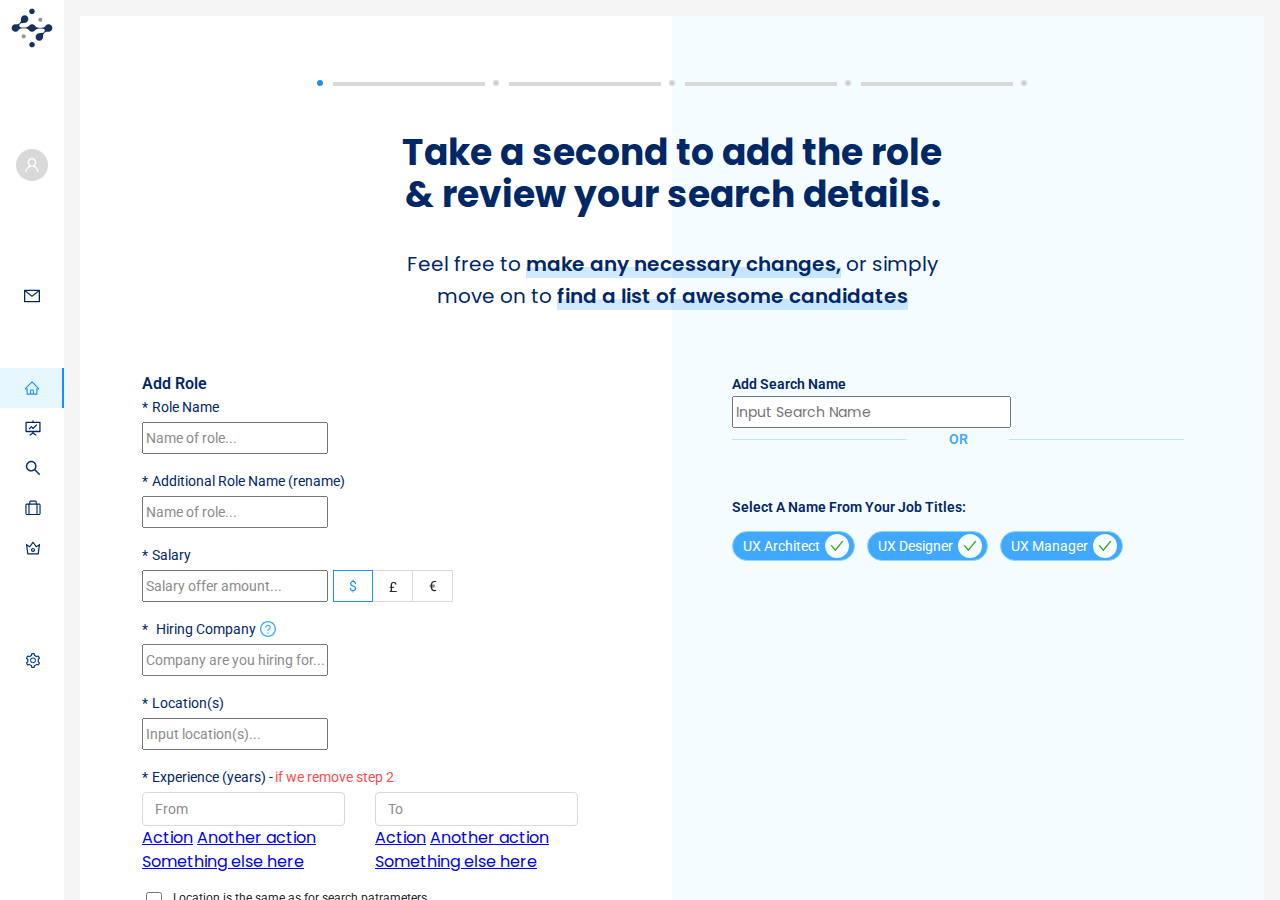
<file: Sinecure-Home/src/pages/step_6_02.html>
<!DOCTYPE html>
<html lang="en">
	<head>
		<meta charset="UTF-8" />
		<meta name="viewport" content="width=device-width, initial-scale=1.0" />
		<link
			href="https://cdn.jsdelivr.net/npm/bootstrap@5.3.1/dist/css/bootstrap.min.css"
			rel="stylesheet"
			integrity="sha384-4bw+/aepP/YC94hEpVNVgiZdgIC5+VKNBQNGCHeKRQN+PtmoHDEXuppvnDJzQIu9"
			crossorigin="anonymous"
		/>
		<script
			src="https://code.jquery.com/jquery-3.2.1.slim.min.js"
			integrity="sha384-KJ3o2DKtIkvYIK3UENzmM7KCkRr/rE9/Qpg6aAZGJwFDMVNA/GpGFF93hXpG5KkN"
			crossorigin="anonymous"
		></script>
		<script
			src="https://cdn.jsdelivr.net/npm/popper.js@1.12.9/dist/umd/popper.min.js"
			integrity="sha384-ApNbgh9B+Y1QKtv3Rn7W3mgPxhU9K/ScQsAP7hUibX39j7fakFPskvXusvfa0b4Q"
			crossorigin="anonymous"
		></script>
		<script
			src="https://cdn.jsdelivr.net/npm/bootstrap@4.0.0/dist/js/bootstrap.min.js"
			integrity="sha384-JZR6Spejh4U02d8jOt6vLEHfe/JQGiRRSQQxSfFWpi1MquVdAyjUar5+76PVCmYl"
			crossorigin="anonymous"
		></script>
		<script
			src="https://cdn.jsdelivr.net/npm/bootstrap@5.3.1/dist/js/bootstrap.bundle.min.js"
			integrity="sha384-HwwvtgBNo3bZJJLYd8oVXjrBZt8cqVSpeBNS5n7C8IVInixGAoxmnlMuBnhbgrkm"
			crossorigin="anonymous"
		></script>
		<script src="./index.js"></script>
		<script src="./index.js"></script>

		<link rel="stylesheet" href="../../app.css" />
		<title>Step 8</title>
	</head>
	<body>
		<div class="main">
			<div class="side-navbar">
				<div class="center pointer">
					<a href="./step_1.html">
						<img src="../../assets/images/sinecureLogo.png" alt="sidebar logo" class="sidebar-logo" />
					</a>
				</div>
				<div class="profile-icon center">
					<svg
						class="pointer"
						width="32"
						height="32"
						viewBox="0 0 32 32"
						fill="none"
						xmlns="http://www.w3.org/2000/svg"
					>
						<g clip-path="url(#clip0_6930_2259)">
							<rect width="32" height="32" fill="#D9D9D9" />
							<path
								d="M22.0904 20.4227C21.7588 19.6372 21.2776 18.9238 20.6736 18.3221C20.0715 17.7186 19.3581 17.2375 18.5731 16.9053C18.566 16.9018 18.559 16.9 18.552 16.8965C19.6471 16.1055 20.359 14.817 20.359 13.3633C20.359 10.9551 18.4078 9.00391 15.9996 9.00391C13.5914 9.00391 11.6402 10.9551 11.6402 13.3633C11.6402 14.817 12.3522 16.1055 13.4473 16.8982C13.4402 16.9018 13.4332 16.9035 13.4262 16.907C12.6387 17.2393 11.932 17.7156 11.3256 18.3238C10.7222 18.926 10.241 19.6393 9.9088 20.4244C9.58241 21.193 9.40638 22.0171 9.39024 22.852C9.38977 22.8707 9.39306 22.8894 9.39992 22.9068C9.40678 22.9243 9.41706 22.9402 9.43017 22.9537C9.44327 22.9671 9.45893 22.9778 9.47623 22.9851C9.49352 22.9923 9.5121 22.9961 9.53087 22.9961H10.5856C10.6629 22.9961 10.7244 22.9346 10.7262 22.859C10.7613 21.502 11.3063 20.2311 12.2695 19.2678C13.2662 18.2711 14.5899 17.7227 15.9996 17.7227C17.4094 17.7227 18.733 18.2711 19.7297 19.2678C20.693 20.2311 21.2379 21.502 21.2731 22.859C21.2748 22.9363 21.3363 22.9961 21.4137 22.9961H22.4684C22.4871 22.9961 22.5057 22.9923 22.523 22.9851C22.5403 22.9778 22.556 22.9671 22.5691 22.9537C22.5822 22.9402 22.5925 22.9243 22.5993 22.9068C22.6062 22.8894 22.6095 22.8707 22.609 22.852C22.5914 22.0117 22.4174 21.1943 22.0904 20.4227ZM15.9996 16.3867C15.1928 16.3867 14.4334 16.0721 13.8621 15.5008C13.2908 14.9295 12.9762 14.1701 12.9762 13.3633C12.9762 12.5564 13.2908 11.7971 13.8621 11.2258C14.4334 10.6545 15.1928 10.3398 15.9996 10.3398C16.8065 10.3398 17.5658 10.6545 18.1371 11.2258C18.7084 11.7971 19.0231 12.5564 19.0231 13.3633C19.0231 14.1701 18.7084 14.9295 18.1371 15.5008C17.5658 16.0721 16.8065 16.3867 15.9996 16.3867Z"
								fill="white"
							/>
						</g>
						<defs>
							<clipPath id="clip0_6930_2259">
								<rect width="32" height="32" rx="16" fill="white" />
							</clipPath>
						</defs>
					</svg>
				</div>
				<div class="notification-icon pointer center">
					<svg
						class="pointer"
						width="16"
						height="16"
						viewBox="0 0 14 12"
						fill="none"
						xmlns="http://www.w3.org/2000/svg"
					>
						<path
							d="M13.5 0.5H0.5C0.223437 0.5 0 0.723437 0 1V11C0 11.2766 0.223437 11.5 0.5 11.5H13.5C13.7766 11.5 14 11.2766 14 11V1C14 0.723437 13.7766 0.5 13.5 0.5ZM12.875 2.23125V10.375H1.125V2.23125L0.69375 1.89531L1.30781 1.10625L1.97656 1.62656H12.025L12.6938 1.10625L13.3078 1.89531L12.875 2.23125ZM12.025 1.625L7 5.53125L1.975 1.625L1.30625 1.10469L0.692188 1.89375L1.12344 2.22969L6.46094 6.37969C6.61444 6.49894 6.80328 6.56367 6.99766 6.56367C7.19203 6.56367 7.38088 6.49894 7.53438 6.37969L12.875 2.23125L13.3062 1.89531L12.6922 1.10625L12.025 1.625Z"
							fill="#002766"
						/>
					</svg>
				</div>
				<ul class="navbar-list">
					<li class="navbar-list-item center pointer">
						<svg width="16" height="16" viewBox="0 0 16 14" fill="none" xmlns="http://www.w3.org/2000/svg">
							<path
								d="M14.7894 6.89152L8.75192 0.857144L8.34723 0.452456C8.25502 0.360857 8.13033 0.309448 8.00036 0.309448C7.87039 0.309448 7.74569 0.360857 7.65348 0.452456L1.2113 6.89152C1.11681 6.98563 1.04214 7.09772 0.991689 7.22117C0.941237 7.34462 0.916026 7.47692 0.917545 7.61027C0.923795 8.16027 1.38161 8.59933 1.93161 8.59933H2.59567V13.6884H13.405V8.59933H14.0832C14.3504 8.59933 14.6019 8.49464 14.791 8.30558C14.8841 8.21279 14.9578 8.10245 15.008 7.98095C15.0581 7.85945 15.0837 7.72921 15.0832 7.59777C15.0832 7.33214 14.9785 7.08058 14.7894 6.89152ZM8.87536 12.5634H7.12536V9.37589H8.87536V12.5634ZM12.28 7.47433V12.5634H9.87536V9.00089C9.87536 8.65558 9.59567 8.37589 9.25036 8.37589H6.75036C6.40505 8.37589 6.12536 8.65558 6.12536 9.00089V12.5634H3.72067V7.47433H2.22067L8.00192 1.69777L8.36286 2.05871L13.7816 7.47433H12.28Z"
								fill="#002766"
							/>
						</svg>
					</li>
					<li class="navbar-list-item center pointer">
						<svg width="16" height="16" viewBox="0 0 14 14" fill="none" xmlns="http://www.w3.org/2000/svg">
							<path
								d="M3.87713 8.24161C3.92557 8.29005 4.00526 8.29005 4.0537 8.24161L5.64432 6.65099L6.98964 7.99786C7.03807 8.0463 7.11776 8.0463 7.1662 7.99786L10.7021 4.4588C10.7506 4.41036 10.7506 4.33067 10.7021 4.28224L10.1271 3.70723C10.0787 3.6588 9.99901 3.6588 9.95058 3.70723L7.0787 6.58224L5.73339 5.23536C5.68495 5.18692 5.60526 5.18692 5.55682 5.23536L3.30213 7.49005C3.2537 7.53849 3.2537 7.61817 3.30213 7.66661L3.87713 8.24161Z"
								fill="#002766"
							/>
							<path
								d="M13.125 1.5H7.5625V0.5C7.5625 0.43125 7.50625 0.375 7.4375 0.375H6.5625C6.49375 0.375 6.4375 0.43125 6.4375 0.5V1.5H0.875C0.598437 1.5 0.375 1.72344 0.375 2V10.125C0.375 10.4016 0.598437 10.625 0.875 10.625H6.44375V11.125L3.86875 12.8141C3.81094 12.8516 3.79531 12.9281 3.83281 12.9859L4.30625 13.7234V13.725C4.34375 13.7828 4.42188 13.7984 4.47969 13.7609L7 12.1078L9.52031 13.7609C9.57812 13.7984 9.65625 13.7828 9.69375 13.725V13.7234L10.1672 12.9859C10.2047 12.9281 10.1875 12.8516 10.1313 12.8141L7.5625 11.1297V10.625H13.125C13.4016 10.625 13.625 10.4016 13.625 10.125V2C13.625 1.72344 13.4016 1.5 13.125 1.5ZM12.5 9.5H1.5V2.625H12.5V9.5Z"
								fill="#002766"
							/>
						</svg>
					</li>
					<a href="./step_5.html" data-id="step_5">
						<li class="navbar-list-item center pointer">
							<svg width="16" height="16" viewBox="0 0 14 14" fill="none" xmlns="http://www.w3.org/2000/svg">
								<path
									d="M13.2125 12.3516L9.15469 8.29375C9.78438 7.47969 10.125 6.48438 10.125 5.4375C10.125 4.18438 9.63594 3.00937 8.75156 2.12344C7.86719 1.2375 6.68906 0.75 5.4375 0.75C4.18594 0.75 3.00781 1.23906 2.12344 2.12344C1.2375 3.00781 0.75 4.18438 0.75 5.4375C0.75 6.68906 1.23906 7.86719 2.12344 8.75156C3.00781 9.6375 4.18438 10.125 5.4375 10.125C6.48438 10.125 7.47813 9.78438 8.29219 9.15625L12.35 13.2125C12.3619 13.2244 12.376 13.2338 12.3916 13.2403C12.4071 13.2467 12.4238 13.2501 12.4406 13.2501C12.4575 13.2501 12.4741 13.2467 12.4897 13.2403C12.5052 13.2338 12.5194 13.2244 12.5312 13.2125L13.2125 12.5328C13.2244 12.5209 13.2338 12.5068 13.2403 12.4912C13.2467 12.4757 13.2501 12.459 13.2501 12.4422C13.2501 12.4254 13.2467 12.4087 13.2403 12.3931C13.2338 12.3776 13.2244 12.3635 13.2125 12.3516ZM7.9125 7.9125C7.25 8.57344 6.37187 8.9375 5.4375 8.9375C4.50312 8.9375 3.625 8.57344 2.9625 7.9125C2.30156 7.25 1.9375 6.37187 1.9375 5.4375C1.9375 4.50312 2.30156 3.62344 2.9625 2.9625C3.625 2.30156 4.50312 1.9375 5.4375 1.9375C6.37187 1.9375 7.25156 2.3 7.9125 2.9625C8.57344 3.625 8.9375 4.50312 8.9375 5.4375C8.9375 6.37187 8.57344 7.25156 7.9125 7.9125Z"
									fill="#002766"
								/>
							</svg>
						</li>
					</a>
					<a href="./step_6.html" data-id="step_6">
						<li class="navbar-list-item center pointer">
							<svg width="16" height="16" viewBox="0 0 14 13" fill="none" xmlns="http://www.w3.org/2000/svg">
								<path
									d="M12.3333 2.66661H10.3333V1.33327C10.3333 0.597939 9.73534 -6.10352e-05 9.00001 -6.10352e-05H5.00001C4.26468 -6.10352e-05 3.66668 0.597939 3.66668 1.33327V2.66661H1.66668C0.931343 2.66661 0.333344 3.26461 0.333344 3.99994V11.3333C0.333344 12.0686 0.931343 12.6666 1.66668 12.6666H12.3333C13.0687 12.6666 13.6667 12.0686 13.6667 11.3333V3.99994C13.6667 3.26461 13.0687 2.66661 12.3333 2.66661ZM10 3.66652V11.6665H4.00001V3.66652H10ZM9.33334 0.999858V2.66661H4.66668V0.999858H9.33334ZM1.33334 3.66652H3.00001V7.66652V11.6665H2.00001H1.33334V7.66652V3.66652ZM11 11.6665V3.66652H12.6667V11.6665H11Z"
									fill="#002766"
								/>
							</svg>
						</li>
					</a>
					<a href="./step_6_02.html" data-id="step_6_02">
						<li class="navbar-list-item center pointer">
							<svg width="16" height="16" viewBox="0 0 14 12" fill="none" xmlns="http://www.w3.org/2000/svg">
								<path
									d="M13.0561 2.32025L10.0154 4.19369L7.09982 0.304628C7.08809 0.288975 7.07288 0.27627 7.05538 0.267519C7.03789 0.258768 7.0186 0.254211 6.99904 0.254211C6.97948 0.254211 6.96019 0.258768 6.9427 0.267519C6.9252 0.27627 6.90999 0.288975 6.89826 0.304628L3.9842 4.19369L0.942009 2.32025C0.852946 2.26557 0.737321 2.339 0.751383 2.44369L1.94513 11.5156C1.96232 11.639 2.06857 11.7343 2.19513 11.7343H11.8061C11.9311 11.7343 12.0389 11.6406 12.0545 11.5156L13.2483 2.44369C13.2608 2.339 13.1467 2.26557 13.0561 2.32025ZM11.0873 10.6656H2.91076L2.07013 4.26869L4.25451 5.614L6.99982 1.9515L9.74513 5.614L11.9295 4.26869L11.0873 10.6656ZM6.99982 5.95307C6.02951 5.95307 5.24045 6.74213 5.24045 7.71244C5.24045 8.68275 6.02951 9.47182 6.99982 9.47182C7.97013 9.47182 8.7592 8.68275 8.7592 7.71244C8.7592 6.74213 7.97013 5.95307 6.99982 5.95307ZM6.99982 8.46713C6.5842 8.46713 6.2467 8.12963 6.2467 7.71244C6.2467 7.29682 6.5842 6.95775 6.99982 6.95775C7.41545 6.95775 7.75295 7.29525 7.75295 7.71244C7.75295 8.12807 7.41545 8.46713 6.99982 8.46713Z"
									fill="#002766"
								/>
							</svg>
						</li>
					</a>
				</ul>
				<div class="settings-icon pointer center">
					<a href="./step_7.html">
						<svg width="16" height="16" viewBox="0 0 14 15" fill="none" xmlns="http://www.w3.org/2000/svg">
							<path
								d="M13.4506 9.77555L12.4272 8.90055C12.4756 8.60368 12.5006 8.30055 12.5006 7.99743C12.5006 7.6943 12.4756 7.39118 12.4272 7.0943L13.4506 6.2193C13.5278 6.15322 13.5831 6.0652 13.609 5.96695C13.635 5.86871 13.6304 5.76489 13.5959 5.6693L13.5819 5.62867C13.3001 4.84122 12.8782 4.11123 12.3366 3.47399L12.3084 3.44117C12.2427 3.36391 12.1552 3.30837 12.0572 3.28187C11.9593 3.25538 11.8557 3.25916 11.76 3.29274L10.4897 3.7443C10.0209 3.35992 9.4975 3.0568 8.93188 2.8443L8.68656 1.51617C8.66806 1.41624 8.61958 1.3243 8.54757 1.25258C8.47557 1.18085 8.38344 1.13273 8.28344 1.11461L8.24125 1.1068C7.42719 0.959924 6.57094 0.959924 5.75688 1.1068L5.71469 1.11461C5.61468 1.13273 5.52256 1.18085 5.45055 1.25258C5.37855 1.3243 5.33007 1.41624 5.31156 1.51617L5.06469 2.85055C4.50358 3.06309 3.98104 3.36606 3.51781 3.74742L2.23813 3.29274C2.14245 3.2589 2.03874 3.25497 1.94077 3.28149C1.84281 3.308 1.75524 3.3637 1.68969 3.44117L1.66156 3.47399C1.12054 4.11168 0.698713 4.84155 0.416251 5.62867L0.402188 5.6693C0.331876 5.86461 0.389688 6.08336 0.547501 6.2193L1.58344 7.10368C1.535 7.39743 1.51156 7.69742 1.51156 7.99586C1.51156 8.29586 1.535 8.59586 1.58344 8.88805L0.547501 9.77243C0.470307 9.83851 0.415058 9.92653 0.389101 10.0248C0.363144 10.123 0.367708 10.2268 0.402188 10.3224L0.416251 10.3631C0.699063 11.1506 1.11781 11.8771 1.66156 12.5177L1.68969 12.5506C1.7554 12.6278 1.84298 12.6834 1.94088 12.7099C2.03878 12.7364 2.14242 12.7326 2.23813 12.699L3.51781 12.2443C3.98344 12.6271 4.50375 12.9302 5.06469 13.1412L5.31156 14.4756C5.33007 14.5755 5.37855 14.6674 5.45055 14.7391C5.52256 14.8109 5.61468 14.859 5.71469 14.8771L5.75688 14.8849C6.57842 15.0326 7.41971 15.0326 8.24125 14.8849L8.28344 14.8771C8.38344 14.859 8.47557 14.8109 8.54757 14.7391C8.61958 14.6674 8.66806 14.5755 8.68656 14.4756L8.93188 13.1474C9.49727 12.9355 10.0237 12.6314 10.4897 12.2474L11.76 12.699C11.8557 12.7328 11.9594 12.7368 12.0574 12.7102C12.1553 12.6837 12.2429 12.628 12.3084 12.5506L12.3366 12.5177C12.8803 11.8756 13.2991 11.1506 13.5819 10.3631L13.5959 10.3224C13.6663 10.1302 13.6084 9.91149 13.4506 9.77555ZM11.3178 7.27868C11.3569 7.51461 11.3772 7.7568 11.3772 7.99899C11.3772 8.24118 11.3569 8.48336 11.3178 8.7193L11.2147 9.34586L12.3819 10.3443C12.2049 10.7519 11.9816 11.1378 11.7163 11.4943L10.2663 10.9802L9.77563 11.3834C9.40219 11.6896 8.98656 11.9302 8.53656 12.099L7.94125 12.3224L7.66156 13.8381C7.22027 13.8881 6.77473 13.8881 6.33344 13.8381L6.05375 12.3193L5.46313 12.0927C5.01781 11.924 4.60375 11.6834 4.23344 11.3787L3.74281 10.974L2.28344 11.4927C2.01781 11.1349 1.79594 10.749 1.61781 10.3427L2.7975 9.33493L2.69594 8.70993C2.65844 8.47711 2.63813 8.23649 2.63813 7.99899C2.63813 7.75992 2.65688 7.52086 2.69594 7.28805L2.7975 6.66305L1.61781 5.65524C1.79438 5.24742 2.01781 4.86305 2.28344 4.50524L3.74281 5.02399L4.23344 4.6193C4.60375 4.31461 5.01781 4.07399 5.46313 3.90524L6.05531 3.6818L6.335 2.16305C6.77406 2.11305 7.2225 2.11305 7.66313 2.16305L7.94281 3.67867L8.53813 3.90211C8.98656 4.07086 9.40375 4.31149 9.77719 4.61774L10.2678 5.02086L11.7178 4.5068C11.9834 4.86461 12.2053 5.25055 12.3834 5.6568L11.2163 6.65524L11.3178 7.27868ZM7.00063 5.09274C5.48188 5.09274 4.25063 6.32399 4.25063 7.84274C4.25063 9.36149 5.48188 10.5927 7.00063 10.5927C8.51938 10.5927 9.75063 9.36149 9.75063 7.84274C9.75063 6.32399 8.51938 5.09274 7.00063 5.09274ZM8.23813 9.08024C8.07582 9.24301 7.88292 9.37209 7.67055 9.46005C7.45817 9.548 7.2305 9.5931 7.00063 9.59274C6.53344 9.59274 6.09438 9.40993 5.76313 9.08024C5.60035 8.91793 5.47127 8.72504 5.38332 8.51266C5.29536 8.30028 5.25027 8.07261 5.25063 7.84274C5.25063 7.37555 5.43344 6.93649 5.76313 6.60524C6.09438 6.27399 6.53344 6.09274 7.00063 6.09274C7.46781 6.09274 7.90688 6.27399 8.23813 6.60524C8.4009 6.76755 8.52998 6.96044 8.61793 7.17282C8.70589 7.38519 8.75098 7.61287 8.75063 7.84274C8.75063 8.30993 8.56781 8.74899 8.23813 9.08024Z"
								fill="#003A8C"
							/>
						</svg>
					</a>
				</div>
			</div>
			<div class="body body-wrapper">
				<div class="step-six-hero height">
					<div class="stepper-horizontal" id="stepper1">
						<div class="step editing">
							<div class="step-circle"></div>
							<div class="step-bar-left"></div>
							<div class="step-bar-right"></div>
						</div>
						<div class="step">
							<div class="step-circle"></div>
							<div class="step-bar-left"></div>
							<div class="step-bar-right"></div>
						</div>
						<div class="step">
							<div class="step-circle"></div>
							<div class="step-bar-left"></div>
							<div class="step-bar-right"></div>
						</div>
						<div class="step">
							<div class="step-circle"></div>
							<div class="step-bar-left"></div>
							<div class="step-bar-right"></div>
						</div>
						<div class="step">
							<div class="step-circle"></div>
							<div class="step-bar-left"></div>
							<div class="step-bar-right"></div>
						</div>
					</div>
					<!-- <button onclick="nextStep()">Next</button> -->
					<div class="headings-section d-flex d-col">
						<div class="heading center text-center">
							<h1>Take a second to add the role & review your search details.</h1>
						</div>
						<div class="sub-heading center text-center">
							<h3>
								Feel free to <span class="text-underline">make any necessary changes,</span> or simply move on to
								<span class="text-underline">find a list of awesome candidates</span>
							</h3>
						</div>
					</div>
					<div class="body-section d-flex">
						<div class="form-section">
							<div class="add-role-section">
								<label> Add Role</label>
								<form>
									<div class="form-group">
										<label for="name"><span>*</span> Role Name</label>
										<input type="text" class="form-control" id="name" placeholder="Name of role..." />
									</div>
									<div class="form-group">
										<label for="name"><span>*</span> Additional Role Name (rename) </label>
										<input type="text" class="form-control" id="name" placeholder="Name of role..." />
									</div>
									<div class="form-group">
										<label for="Salary"><span>*</span> Salary</label>
										<div class="salary-input-wrapper d-flex">
											<input type="number" class="form-control" id="Salary" placeholder="Salary offer amount..." />
											<ul class="d-flex salary-format_list">
												<li class="salary-format active"><img src="../../assets/svgs/C-1.svg" /></li>
												<li class="salary-format"><img src="../../assets/svgs/C-2.svg" /></li>
												<li class="salary-format"><img src="../../assets/svgs/C-3.svg" /></li>
											</ul>
										</div>
									</div>
									<div class="form-group">
										<label class="d-flex hiring" style="gap: 4px" for="CompanyName"
											><span>*</span> Hiring Company
											<svg width="16" height="16" viewBox="0 0 14 14" fill="none" xmlns="http://www.w3.org/2000/svg">
												<path
													d="M7 0C3.13438 0 0 3.13438 0 7C0 10.8656 3.13438 14 7 14C10.8656 14 14 10.8656 14 7C14 3.13438 10.8656 0 7 0ZM7 12.8125C3.79063 12.8125 1.1875 10.2094 1.1875 7C1.1875 3.79063 3.79063 1.1875 7 1.1875C10.2094 1.1875 12.8125 3.79063 12.8125 7C12.8125 10.2094 10.2094 12.8125 7 12.8125Z"
													fill="#40A9FF"
												/>
												<path
													d="M8.74375 3.94844C8.275 3.5375 7.65625 3.3125 7 3.3125C6.34375 3.3125 5.725 3.53906 5.25625 3.94844C4.76875 4.375 4.5 4.94844 4.5 5.5625V5.68125C4.5 5.75 4.55625 5.80625 4.625 5.80625H5.375C5.44375 5.80625 5.5 5.75 5.5 5.68125V5.5625C5.5 4.87344 6.17344 4.3125 7 4.3125C7.82656 4.3125 8.5 4.87344 8.5 5.5625C8.5 6.04844 8.15625 6.49375 7.62344 6.69844C7.29219 6.825 7.01094 7.04688 6.80938 7.3375C6.60469 7.63437 6.49844 7.99063 6.49844 8.35156V8.6875C6.49844 8.75625 6.55469 8.8125 6.62344 8.8125H7.37344C7.44219 8.8125 7.49844 8.75625 7.49844 8.6875V8.33281C7.49925 8.18113 7.54574 8.03321 7.63187 7.90834C7.71799 7.78347 7.83975 7.68746 7.98125 7.63281C8.90313 7.27813 9.49844 6.46563 9.49844 5.5625C9.5 4.94844 9.23125 4.375 8.74375 3.94844ZM6.375 10.4375C6.375 10.6033 6.44085 10.7622 6.55806 10.8794C6.67527 10.9967 6.83424 11.0625 7 11.0625C7.16576 11.0625 7.32473 10.9967 7.44194 10.8794C7.55915 10.7622 7.625 10.6033 7.625 10.4375C7.625 10.2717 7.55915 10.1128 7.44194 9.99556C7.32473 9.87835 7.16576 9.8125 7 9.8125C6.83424 9.8125 6.67527 9.87835 6.55806 9.99556C6.44085 10.1128 6.375 10.2717 6.375 10.4375Z"
													fill="#40A9FF"
												/>
											</svg>
										</label>
										<input
											type="text"
											class="form-control"
											id="CompanyName"
											placeholder="Company are you hiring for..."
										/>
									</div>
									<div class="form-group">
										<label for="location"><span>*</span> Location(s)</label>
										<input type="text" class="form-control" id="location" placeholder="Input location(s)..." />
									</div>
									<div class="form-group">
										<label for="location"
											><span>*</span> Experience (years) -
											<p> if we remove step 2</p></label
										>
										<div class="form-dropdown-wrapper">
											<div class="dropdown dropdown-wrapper">
												<button
													class="btn btn-secondary dropdown-toggle dropdown-btn"
													type="button"
													id="dropdownMenuButton"
													data-toggle="dropdown"
													aria-haspopup="true"
													aria-expanded="false"
												>
													From
												</button>
												<div class="dropdown-menu" aria-labelledby="dropdownMenuButton">
													<a class="dropdown-item" href="#">Action</a>
													<a class="dropdown-item" href="#">Another action</a>
													<a class="dropdown-item" href="#">Something else here</a>
												</div>
											</div>
											<div class="dropdown dropdown-wrapper">
												<button
													class="btn btn-secondary dropdown-toggle dropdown-btn"
													type="button"
													id="dropdownMenuButton"
													data-toggle="dropdown"
													aria-haspopup="true"
													aria-expanded="false"
												>
													To
												</button>
												<div class="dropdown-menu" aria-labelledby="dropdownMenuButton">
													<a class="dropdown-item" href="#">Action</a>
													<a class="dropdown-item" href="#">Another action</a>
													<a class="dropdown-item" href="#">Something else here</a>
												</div>
											</div>
										</div>
									</div>
									<div class="form-group">
										<div class="form-check location-input">
											<input type="checkbox" class="checkbox"/>
											<label class="form-check-label" for="gridCheck"> Location is the same as for search patrameters  </label>
										</div>
									</div>
									<div class="optional d-flex">
										<h6>Description <span>(Optional)</span></h6>
										<img src="../../assets/svgs/add_title_icon.svg" />
									</div>
									<div class="drag-drop-area" id="dragDropArea">
										<svg width="48" height="48" viewBox="0 0 37 36" fill="none" xmlns="http://www.w3.org/2000/svg">
											<path
												d="M35.9934 14.9197L35.984 14.8822L30.7247 1.51816C30.4903 0.763476 29.7919 0.243164 28.9997 0.243164H7.68092C6.88404 0.243164 6.17623 0.772852 5.95123 1.53691L1.03404 14.765L1.01998 14.7979L1.01061 14.8354C0.949668 15.065 0.930918 15.2994 0.96373 15.5291C0.959043 15.6041 0.954355 15.6791 0.954355 15.7541V32.9057C0.955595 33.6611 1.25626 34.3853 1.79047 34.9195C2.32468 35.4538 3.04887 35.7544 3.80436 35.7557H33.2044C34.7747 35.7557 36.0544 34.476 36.059 32.9057V15.7541C36.059 15.6932 36.059 15.6322 36.0544 15.5807C36.0731 15.351 36.0544 15.1307 35.9934 14.9197ZM22.1278 12.9041L22.1137 13.64C22.0762 15.7447 20.6231 17.1604 18.4997 17.1604C17.4637 17.1604 16.5731 16.8275 15.9309 16.1947C15.2887 15.5619 14.9372 14.6807 14.9184 13.64L14.9044 12.9041H5.25748L8.98404 3.84316H27.6965L31.5262 12.9041H22.1278ZM4.54967 16.5041H11.9231C13.0622 19.1807 15.4856 20.7604 18.5044 20.7604C20.084 20.7604 21.5512 20.3197 22.7372 19.4853C23.7778 18.7541 24.5887 17.7322 25.1137 16.5041H32.4497V32.1557H4.54967V16.5041Z"
												fill="#40A9FF"
											/>
										</svg>
										<p>Click or drag file to this area to upload</p>
										<span>Support for a single or bulk upload.</span>
										<input type="file" id="fileInput" multiple />
									</div>
									<div class="cancel-btn-wrapper">
										<button type="submit" class="btn">Cancel</button>
									</div>
								</form>
							</div>
						</div>
						<div class="search-section">
							<div>
								<label for="form-control">Add Search Name</label>
								<div class="input-group mb-3">
									<input
										type="text"
										class="form-control"
										placeholder="Input Search Name"
										aria-label="Username"
										aria-describedby="basic-addon1"
									/>
								</div>
							</div>
							<div class="or-detail">
								<span>Or</span>
							</div>
							<div class="select-title">
								<span> Select a name from your Job titles: </span>
								<ul class="titles-list d-flex">
									<li class="center pointer">
										UX Architect
										<div><img src="../../assets/svgs/selected_pill.svg" /></div>
									</li>
									<li class="center pointer">
										UX Designer
										<div><img src="../../assets/svgs/selected_pill.svg" /></div>
									</li>
									<li class="center pointer">
										UX Manager
										<div><img src="../../assets/svgs/selected_pill.svg" /></div>
									</li>
								</ul>
							</div>
						</div>
					</div>
					<div class="btn-section d-flex center">
						<button class="previous-button">
							<div>
								<svg width="16" height="16" viewBox="0 0 16 16" fill="none" xmlns="http://www.w3.org/2000/svg">
									<path
										d="M4.26457 8L8.41144 2.70156C8.47551 2.62031 8.41769 2.5 8.31301 2.5H7.10519C7.02863 2.5 6.95519 2.53594 6.90832 2.59531L2.91926 7.69219C2.85017 7.78022 2.81262 7.88888 2.81262 8.00078C2.81262 8.11268 2.85017 8.22135 2.91926 8.30937L6.90832 13.4047C6.95519 13.4656 7.02863 13.5 7.10519 13.5H8.31301C8.41769 13.5 8.47551 13.3797 8.41144 13.2984L4.26457 8ZM9.01457 8L13.1614 2.70156C13.2255 2.62031 13.1677 2.5 13.063 2.5H11.8552C11.7786 2.5 11.7052 2.53594 11.6583 2.59531L7.66926 7.69219C7.60017 7.78022 7.56262 7.88888 7.56262 8.00078C7.56262 8.11268 7.60017 8.22135 7.66926 8.30937L11.6583 13.4047C11.7052 13.4656 11.7786 13.5 11.8552 13.5H13.063C13.1677 13.5 13.2255 13.3797 13.1614 13.2984L9.01457 8Z"
										fill="#40A9FF"
									/>
								</svg>
							</div>
							Go Back
						</button>
						<button class="next-button">Proceed to Search results</button>
					</div>
					<div class="overlay"></div>
				</div>
			</div>
		</div>
		<script>
			var previousButton = document.querySelector('.previous-button');
			var nextButton = document.querySelector('.next-button');
			previousButton.addEventListener('click', function () {
				history.back();
			});
			nextButton.addEventListener('click', function () {
				window.location.href = '../pages/step_7.html';
			});
		</script>
		<script>
			const rangeSlider_min = 0;
			const rangeSlider_max = 60;

			const updateRangeSlider = () => {
				const leftInput = document.querySelector('.range-slider-input-left');
				const rightInput = document.querySelector('.range-slider-input-right');
				const leftHandle = document.querySelector('.range-slider-handle-left');
				const rightHandle = document.querySelector('.range-slider-handle-right');
				const leftValue = parseInt(leftInput.value);
				const rightValue = parseInt(rightInput.value);

				const range = rangeSlider_max - rangeSlider_min;
				const leftPercent = ((leftValue - rangeSlider_min) / range) * 100;
				const rightPercent = ((rightValue - rangeSlider_min) / range) * 100;

				leftHandle.style.left = `${leftPercent}%`;
				rightHandle.style.left = `${rightPercent}%`;

				document.querySelector('.range-slider-tooltip-left').style.left = `${leftPercent}%`;
				document.querySelector('.range-slider-tooltip-right').style.left = `${rightPercent}%`;

				document.querySelector('.range-slider-tooltip-left .range-slider-tooltip-text').innerText = leftValue;
				document.querySelector('.range-slider-tooltip-right .range-slider-tooltip-text').innerText = rightValue;

				document.querySelector('.range-slider-val-left').style.width = `${leftPercent}%`;
				document.querySelector('.range-slider-val-right').style.width = `${100 - rightPercent}%`;
				document.querySelector('.range-slider-val-range').style.left = `${leftPercent}%`;
				document.querySelector('.range-slider-val-range').style.right = `${100 - rightPercent}%`;
			};

			const leftInput = document.querySelector('.range-slider-input-left');
			const rightInput = document.querySelector('.range-slider-input-right');

			leftInput.addEventListener('input', () => {
				if (parseInt(leftInput.value) > parseInt(rightInput.value)) {
					leftInput.value = rightInput.value;
				}
				updateRangeSlider();
			});

			rightInput.addEventListener('input', () => {
				if (parseInt(rightInput.value) < parseInt(leftInput.value)) {
					rightInput.value = leftInput.value;
				}
				updateRangeSlider();
			});

			updateRangeSlider();
		</script>
		<script>
			const dragDropArea = document.getElementById('dragDropArea');
			const fileInput = document.getElementById('fileInput');

			dragDropArea.addEventListener('dragenter', (e) => {
				e.preventDefault();
				dragDropArea.classList.add('active');
			});

			dragDropArea.addEventListener('dragleave', () => {
				dragDropArea.classList.remove('active');
			});

			dragDropArea.addEventListener('dragover', (e) => {
				e.preventDefault();
			});

			dragDropArea.addEventListener('drop', (e) => {
				e.preventDefault();
				dragDropArea.classList.remove('active');
				handleFiles(e.dataTransfer.files);
			});

			dragDropArea.addEventListener('click', () => {
				fileInput.click();
			});

			fileInput.addEventListener('change', () => {
				handleFiles(fileInput.files);
			});

			function handleFiles(files) {
				if (files.length > 0) {
					const fileList = document.createElement('ul');
					for (const file of files) {
						const listItem = document.createElement('li');
						listItem.textContent = `${file.name} - ${file.size} bytes`;
						fileList.appendChild(listItem);
					}
					dragDropArea.appendChild(fileList);
				}
			}
		</script>
	</body>
</html>
</file>
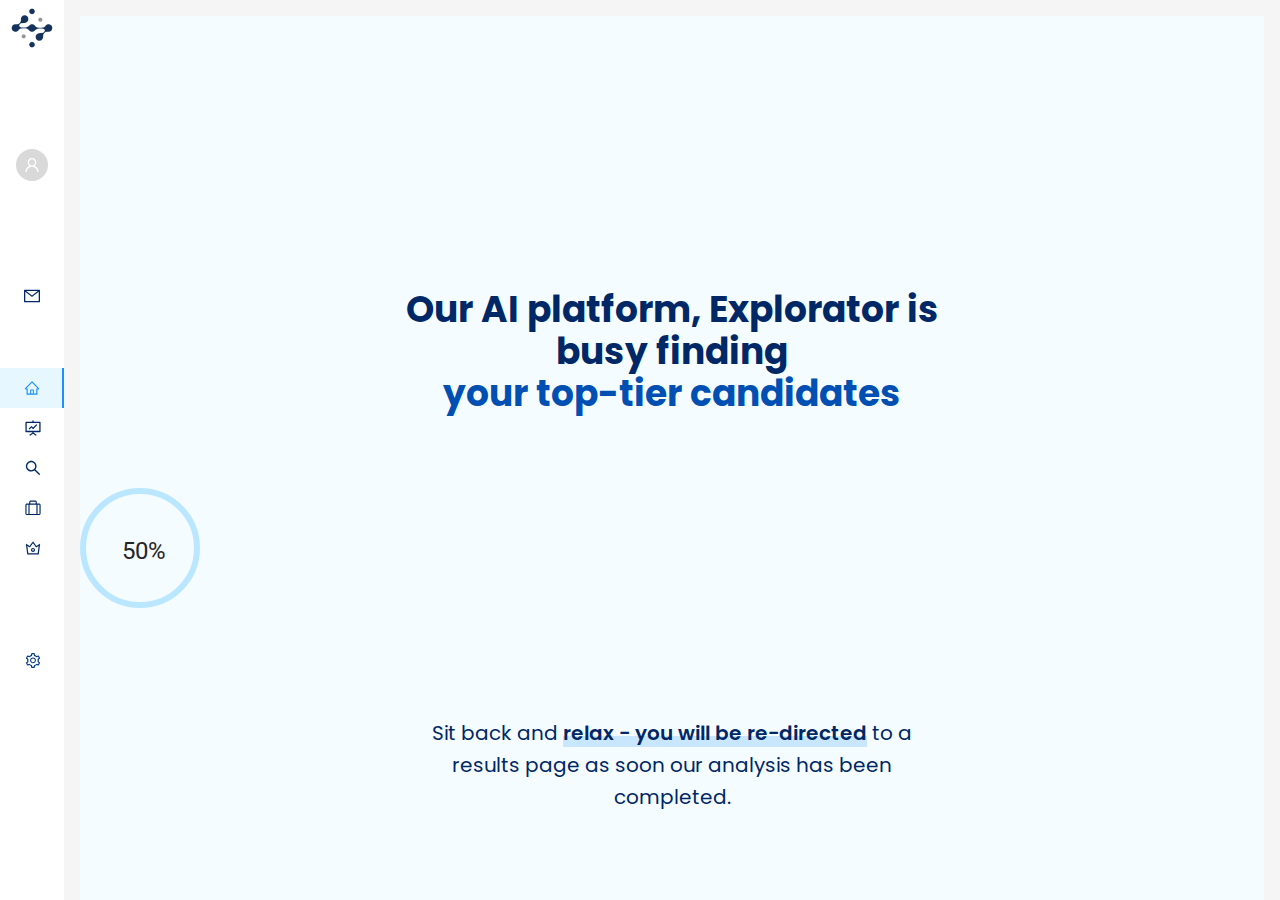
<file: Sinecure-Home/src/pages/step_7.html>
<!DOCTYPE html>
<html lang="en">
	<head>
		<meta charset="UTF-8" />
		<meta name="viewport" content="width=device-width, initial-scale=1.0" />
		<link
			href="https://cdn.jsdelivr.net/npm/bootstrap@5.3.1/dist/css/bootstrap.min.css"
			rel="stylesheet"
			integrity="sha384-4bw+/aepP/YC94hEpVNVgiZdgIC5+VKNBQNGCHeKRQN+PtmoHDEXuppvnDJzQIu9"
			crossorigin="anonymous"
		/>
		<script
			src="https://cdn.jsdelivr.net/npm/bootstrap@5.3.1/dist/js/bootstrap.bundle.min.js"
			integrity="sha384-HwwvtgBNo3bZJJLYd8oVXjrBZt8cqVSpeBNS5n7C8IVInixGAoxmnlMuBnhbgrkm"
			crossorigin="anonymous"
		></script>
		<script src="./index.js"></script>
		<script src="./index.js"></script>

		<link rel="stylesheet" href="../../app.css" />
		<title>Step 9</title>
	</head>
	<body>
		<div class="main">
			<div class="side-navbar">
				<div class="center pointer">
					<a href="./step_1.html">
						<img src="../../assets/images/sinecureLogo.png" alt="sidebar logo" class="sidebar-logo" />
					</a>
				</div>
				<div class="profile-icon center">
					<svg
						class="pointer"
						width="32"
						height="32"
						viewBox="0 0 32 32"
						fill="none"
						xmlns="http://www.w3.org/2000/svg"
					>
						<g clip-path="url(#clip0_6930_2259)">
							<rect width="32" height="32" fill="#D9D9D9" />
							<path
								d="M22.0904 20.4227C21.7588 19.6372 21.2776 18.9238 20.6736 18.3221C20.0715 17.7186 19.3581 17.2375 18.5731 16.9053C18.566 16.9018 18.559 16.9 18.552 16.8965C19.6471 16.1055 20.359 14.817 20.359 13.3633C20.359 10.9551 18.4078 9.00391 15.9996 9.00391C13.5914 9.00391 11.6402 10.9551 11.6402 13.3633C11.6402 14.817 12.3522 16.1055 13.4473 16.8982C13.4402 16.9018 13.4332 16.9035 13.4262 16.907C12.6387 17.2393 11.932 17.7156 11.3256 18.3238C10.7222 18.926 10.241 19.6393 9.9088 20.4244C9.58241 21.193 9.40638 22.0171 9.39024 22.852C9.38977 22.8707 9.39306 22.8894 9.39992 22.9068C9.40678 22.9243 9.41706 22.9402 9.43017 22.9537C9.44327 22.9671 9.45893 22.9778 9.47623 22.9851C9.49352 22.9923 9.5121 22.9961 9.53087 22.9961H10.5856C10.6629 22.9961 10.7244 22.9346 10.7262 22.859C10.7613 21.502 11.3063 20.2311 12.2695 19.2678C13.2662 18.2711 14.5899 17.7227 15.9996 17.7227C17.4094 17.7227 18.733 18.2711 19.7297 19.2678C20.693 20.2311 21.2379 21.502 21.2731 22.859C21.2748 22.9363 21.3363 22.9961 21.4137 22.9961H22.4684C22.4871 22.9961 22.5057 22.9923 22.523 22.9851C22.5403 22.9778 22.556 22.9671 22.5691 22.9537C22.5822 22.9402 22.5925 22.9243 22.5993 22.9068C22.6062 22.8894 22.6095 22.8707 22.609 22.852C22.5914 22.0117 22.4174 21.1943 22.0904 20.4227ZM15.9996 16.3867C15.1928 16.3867 14.4334 16.0721 13.8621 15.5008C13.2908 14.9295 12.9762 14.1701 12.9762 13.3633C12.9762 12.5564 13.2908 11.7971 13.8621 11.2258C14.4334 10.6545 15.1928 10.3398 15.9996 10.3398C16.8065 10.3398 17.5658 10.6545 18.1371 11.2258C18.7084 11.7971 19.0231 12.5564 19.0231 13.3633C19.0231 14.1701 18.7084 14.9295 18.1371 15.5008C17.5658 16.0721 16.8065 16.3867 15.9996 16.3867Z"
								fill="white"
							/>
						</g>
						<defs>
							<clipPath id="clip0_6930_2259">
								<rect width="32" height="32" rx="16" fill="white" />
							</clipPath>
						</defs>
					</svg>
				</div>
				<div class="notification-icon pointer center">
					<svg
						class="pointer"
						width="16"
						height="16"
						viewBox="0 0 14 12"
						fill="none"
						xmlns="http://www.w3.org/2000/svg"
					>
						<path
							d="M13.5 0.5H0.5C0.223437 0.5 0 0.723437 0 1V11C0 11.2766 0.223437 11.5 0.5 11.5H13.5C13.7766 11.5 14 11.2766 14 11V1C14 0.723437 13.7766 0.5 13.5 0.5ZM12.875 2.23125V10.375H1.125V2.23125L0.69375 1.89531L1.30781 1.10625L1.97656 1.62656H12.025L12.6938 1.10625L13.3078 1.89531L12.875 2.23125ZM12.025 1.625L7 5.53125L1.975 1.625L1.30625 1.10469L0.692188 1.89375L1.12344 2.22969L6.46094 6.37969C6.61444 6.49894 6.80328 6.56367 6.99766 6.56367C7.19203 6.56367 7.38088 6.49894 7.53438 6.37969L12.875 2.23125L13.3062 1.89531L12.6922 1.10625L12.025 1.625Z"
							fill="#002766"
						/>
					</svg>
				</div>
				<ul class="navbar-list">
					<li class="navbar-list-item center pointer">
						<svg width="16" height="16" viewBox="0 0 16 14" fill="none" xmlns="http://www.w3.org/2000/svg">
							<path
								d="M14.7894 6.89152L8.75192 0.857144L8.34723 0.452456C8.25502 0.360857 8.13033 0.309448 8.00036 0.309448C7.87039 0.309448 7.74569 0.360857 7.65348 0.452456L1.2113 6.89152C1.11681 6.98563 1.04214 7.09772 0.991689 7.22117C0.941237 7.34462 0.916026 7.47692 0.917545 7.61027C0.923795 8.16027 1.38161 8.59933 1.93161 8.59933H2.59567V13.6884H13.405V8.59933H14.0832C14.3504 8.59933 14.6019 8.49464 14.791 8.30558C14.8841 8.21279 14.9578 8.10245 15.008 7.98095C15.0581 7.85945 15.0837 7.72921 15.0832 7.59777C15.0832 7.33214 14.9785 7.08058 14.7894 6.89152ZM8.87536 12.5634H7.12536V9.37589H8.87536V12.5634ZM12.28 7.47433V12.5634H9.87536V9.00089C9.87536 8.65558 9.59567 8.37589 9.25036 8.37589H6.75036C6.40505 8.37589 6.12536 8.65558 6.12536 9.00089V12.5634H3.72067V7.47433H2.22067L8.00192 1.69777L8.36286 2.05871L13.7816 7.47433H12.28Z"
								fill="#002766"
							/>
						</svg>
					</li>
					<li class="navbar-list-item center pointer">
						<svg width="16" height="16" viewBox="0 0 14 14" fill="none" xmlns="http://www.w3.org/2000/svg">
							<path
								d="M3.87713 8.24161C3.92557 8.29005 4.00526 8.29005 4.0537 8.24161L5.64432 6.65099L6.98964 7.99786C7.03807 8.0463 7.11776 8.0463 7.1662 7.99786L10.7021 4.4588C10.7506 4.41036 10.7506 4.33067 10.7021 4.28224L10.1271 3.70723C10.0787 3.6588 9.99901 3.6588 9.95058 3.70723L7.0787 6.58224L5.73339 5.23536C5.68495 5.18692 5.60526 5.18692 5.55682 5.23536L3.30213 7.49005C3.2537 7.53849 3.2537 7.61817 3.30213 7.66661L3.87713 8.24161Z"
								fill="#002766"
							/>
							<path
								d="M13.125 1.5H7.5625V0.5C7.5625 0.43125 7.50625 0.375 7.4375 0.375H6.5625C6.49375 0.375 6.4375 0.43125 6.4375 0.5V1.5H0.875C0.598437 1.5 0.375 1.72344 0.375 2V10.125C0.375 10.4016 0.598437 10.625 0.875 10.625H6.44375V11.125L3.86875 12.8141C3.81094 12.8516 3.79531 12.9281 3.83281 12.9859L4.30625 13.7234V13.725C4.34375 13.7828 4.42188 13.7984 4.47969 13.7609L7 12.1078L9.52031 13.7609C9.57812 13.7984 9.65625 13.7828 9.69375 13.725V13.7234L10.1672 12.9859C10.2047 12.9281 10.1875 12.8516 10.1313 12.8141L7.5625 11.1297V10.625H13.125C13.4016 10.625 13.625 10.4016 13.625 10.125V2C13.625 1.72344 13.4016 1.5 13.125 1.5ZM12.5 9.5H1.5V2.625H12.5V9.5Z"
								fill="#002766"
							/>
						</svg>
					</li>
					<a href="./step_5.html" data-id="step_5">
						<li class="navbar-list-item center pointer">
							<svg width="16" height="16" viewBox="0 0 14 14" fill="none" xmlns="http://www.w3.org/2000/svg">
								<path
									d="M13.2125 12.3516L9.15469 8.29375C9.78438 7.47969 10.125 6.48438 10.125 5.4375C10.125 4.18438 9.63594 3.00937 8.75156 2.12344C7.86719 1.2375 6.68906 0.75 5.4375 0.75C4.18594 0.75 3.00781 1.23906 2.12344 2.12344C1.2375 3.00781 0.75 4.18438 0.75 5.4375C0.75 6.68906 1.23906 7.86719 2.12344 8.75156C3.00781 9.6375 4.18438 10.125 5.4375 10.125C6.48438 10.125 7.47813 9.78438 8.29219 9.15625L12.35 13.2125C12.3619 13.2244 12.376 13.2338 12.3916 13.2403C12.4071 13.2467 12.4238 13.2501 12.4406 13.2501C12.4575 13.2501 12.4741 13.2467 12.4897 13.2403C12.5052 13.2338 12.5194 13.2244 12.5312 13.2125L13.2125 12.5328C13.2244 12.5209 13.2338 12.5068 13.2403 12.4912C13.2467 12.4757 13.2501 12.459 13.2501 12.4422C13.2501 12.4254 13.2467 12.4087 13.2403 12.3931C13.2338 12.3776 13.2244 12.3635 13.2125 12.3516ZM7.9125 7.9125C7.25 8.57344 6.37187 8.9375 5.4375 8.9375C4.50312 8.9375 3.625 8.57344 2.9625 7.9125C2.30156 7.25 1.9375 6.37187 1.9375 5.4375C1.9375 4.50312 2.30156 3.62344 2.9625 2.9625C3.625 2.30156 4.50312 1.9375 5.4375 1.9375C6.37187 1.9375 7.25156 2.3 7.9125 2.9625C8.57344 3.625 8.9375 4.50312 8.9375 5.4375C8.9375 6.37187 8.57344 7.25156 7.9125 7.9125Z"
									fill="#002766"
								/>
							</svg>
						</li>
					</a>
					<a href="./step_6.html" data-id="step_6">
						<li class="navbar-list-item center pointer">
							<svg width="16" height="16" viewBox="0 0 14 13" fill="none" xmlns="http://www.w3.org/2000/svg">
								<path
									d="M12.3333 2.66661H10.3333V1.33327C10.3333 0.597939 9.73534 -6.10352e-05 9.00001 -6.10352e-05H5.00001C4.26468 -6.10352e-05 3.66668 0.597939 3.66668 1.33327V2.66661H1.66668C0.931343 2.66661 0.333344 3.26461 0.333344 3.99994V11.3333C0.333344 12.0686 0.931343 12.6666 1.66668 12.6666H12.3333C13.0687 12.6666 13.6667 12.0686 13.6667 11.3333V3.99994C13.6667 3.26461 13.0687 2.66661 12.3333 2.66661ZM10 3.66652V11.6665H4.00001V3.66652H10ZM9.33334 0.999858V2.66661H4.66668V0.999858H9.33334ZM1.33334 3.66652H3.00001V7.66652V11.6665H2.00001H1.33334V7.66652V3.66652ZM11 11.6665V3.66652H12.6667V11.6665H11Z"
									fill="#002766"
								/>
							</svg>
						</li>
					</a>
					<a href="./step_6_02.html" data-id="step_6_02">
						<li class="navbar-list-item center pointer">
							<svg width="16" height="16" viewBox="0 0 14 12" fill="none" xmlns="http://www.w3.org/2000/svg">
								<path
									d="M13.0561 2.32025L10.0154 4.19369L7.09982 0.304628C7.08809 0.288975 7.07288 0.27627 7.05538 0.267519C7.03789 0.258768 7.0186 0.254211 6.99904 0.254211C6.97948 0.254211 6.96019 0.258768 6.9427 0.267519C6.9252 0.27627 6.90999 0.288975 6.89826 0.304628L3.9842 4.19369L0.942009 2.32025C0.852946 2.26557 0.737321 2.339 0.751383 2.44369L1.94513 11.5156C1.96232 11.639 2.06857 11.7343 2.19513 11.7343H11.8061C11.9311 11.7343 12.0389 11.6406 12.0545 11.5156L13.2483 2.44369C13.2608 2.339 13.1467 2.26557 13.0561 2.32025ZM11.0873 10.6656H2.91076L2.07013 4.26869L4.25451 5.614L6.99982 1.9515L9.74513 5.614L11.9295 4.26869L11.0873 10.6656ZM6.99982 5.95307C6.02951 5.95307 5.24045 6.74213 5.24045 7.71244C5.24045 8.68275 6.02951 9.47182 6.99982 9.47182C7.97013 9.47182 8.7592 8.68275 8.7592 7.71244C8.7592 6.74213 7.97013 5.95307 6.99982 5.95307ZM6.99982 8.46713C6.5842 8.46713 6.2467 8.12963 6.2467 7.71244C6.2467 7.29682 6.5842 6.95775 6.99982 6.95775C7.41545 6.95775 7.75295 7.29525 7.75295 7.71244C7.75295 8.12807 7.41545 8.46713 6.99982 8.46713Z"
									fill="#002766"
								/>
							</svg>
						</li>
					</a>
				</ul>
				<div class="settings-icon pointer center">
					<a href="./step_7.html">
						<svg width="16" height="16" viewBox="0 0 14 15" fill="none" xmlns="http://www.w3.org/2000/svg">
							<path
								d="M13.4506 9.77555L12.4272 8.90055C12.4756 8.60368 12.5006 8.30055 12.5006 7.99743C12.5006 7.6943 12.4756 7.39118 12.4272 7.0943L13.4506 6.2193C13.5278 6.15322 13.5831 6.0652 13.609 5.96695C13.635 5.86871 13.6304 5.76489 13.5959 5.6693L13.5819 5.62867C13.3001 4.84122 12.8782 4.11123 12.3366 3.47399L12.3084 3.44117C12.2427 3.36391 12.1552 3.30837 12.0572 3.28187C11.9593 3.25538 11.8557 3.25916 11.76 3.29274L10.4897 3.7443C10.0209 3.35992 9.4975 3.0568 8.93188 2.8443L8.68656 1.51617C8.66806 1.41624 8.61958 1.3243 8.54757 1.25258C8.47557 1.18085 8.38344 1.13273 8.28344 1.11461L8.24125 1.1068C7.42719 0.959924 6.57094 0.959924 5.75688 1.1068L5.71469 1.11461C5.61468 1.13273 5.52256 1.18085 5.45055 1.25258C5.37855 1.3243 5.33007 1.41624 5.31156 1.51617L5.06469 2.85055C4.50358 3.06309 3.98104 3.36606 3.51781 3.74742L2.23813 3.29274C2.14245 3.2589 2.03874 3.25497 1.94077 3.28149C1.84281 3.308 1.75524 3.3637 1.68969 3.44117L1.66156 3.47399C1.12054 4.11168 0.698713 4.84155 0.416251 5.62867L0.402188 5.6693C0.331876 5.86461 0.389688 6.08336 0.547501 6.2193L1.58344 7.10368C1.535 7.39743 1.51156 7.69742 1.51156 7.99586C1.51156 8.29586 1.535 8.59586 1.58344 8.88805L0.547501 9.77243C0.470307 9.83851 0.415058 9.92653 0.389101 10.0248C0.363144 10.123 0.367708 10.2268 0.402188 10.3224L0.416251 10.3631C0.699063 11.1506 1.11781 11.8771 1.66156 12.5177L1.68969 12.5506C1.7554 12.6278 1.84298 12.6834 1.94088 12.7099C2.03878 12.7364 2.14242 12.7326 2.23813 12.699L3.51781 12.2443C3.98344 12.6271 4.50375 12.9302 5.06469 13.1412L5.31156 14.4756C5.33007 14.5755 5.37855 14.6674 5.45055 14.7391C5.52256 14.8109 5.61468 14.859 5.71469 14.8771L5.75688 14.8849C6.57842 15.0326 7.41971 15.0326 8.24125 14.8849L8.28344 14.8771C8.38344 14.859 8.47557 14.8109 8.54757 14.7391C8.61958 14.6674 8.66806 14.5755 8.68656 14.4756L8.93188 13.1474C9.49727 12.9355 10.0237 12.6314 10.4897 12.2474L11.76 12.699C11.8557 12.7328 11.9594 12.7368 12.0574 12.7102C12.1553 12.6837 12.2429 12.628 12.3084 12.5506L12.3366 12.5177C12.8803 11.8756 13.2991 11.1506 13.5819 10.3631L13.5959 10.3224C13.6663 10.1302 13.6084 9.91149 13.4506 9.77555ZM11.3178 7.27868C11.3569 7.51461 11.3772 7.7568 11.3772 7.99899C11.3772 8.24118 11.3569 8.48336 11.3178 8.7193L11.2147 9.34586L12.3819 10.3443C12.2049 10.7519 11.9816 11.1378 11.7163 11.4943L10.2663 10.9802L9.77563 11.3834C9.40219 11.6896 8.98656 11.9302 8.53656 12.099L7.94125 12.3224L7.66156 13.8381C7.22027 13.8881 6.77473 13.8881 6.33344 13.8381L6.05375 12.3193L5.46313 12.0927C5.01781 11.924 4.60375 11.6834 4.23344 11.3787L3.74281 10.974L2.28344 11.4927C2.01781 11.1349 1.79594 10.749 1.61781 10.3427L2.7975 9.33493L2.69594 8.70993C2.65844 8.47711 2.63813 8.23649 2.63813 7.99899C2.63813 7.75992 2.65688 7.52086 2.69594 7.28805L2.7975 6.66305L1.61781 5.65524C1.79438 5.24742 2.01781 4.86305 2.28344 4.50524L3.74281 5.02399L4.23344 4.6193C4.60375 4.31461 5.01781 4.07399 5.46313 3.90524L6.05531 3.6818L6.335 2.16305C6.77406 2.11305 7.2225 2.11305 7.66313 2.16305L7.94281 3.67867L8.53813 3.90211C8.98656 4.07086 9.40375 4.31149 9.77719 4.61774L10.2678 5.02086L11.7178 4.5068C11.9834 4.86461 12.2053 5.25055 12.3834 5.6568L11.2163 6.65524L11.3178 7.27868ZM7.00063 5.09274C5.48188 5.09274 4.25063 6.32399 4.25063 7.84274C4.25063 9.36149 5.48188 10.5927 7.00063 10.5927C8.51938 10.5927 9.75063 9.36149 9.75063 7.84274C9.75063 6.32399 8.51938 5.09274 7.00063 5.09274ZM8.23813 9.08024C8.07582 9.24301 7.88292 9.37209 7.67055 9.46005C7.45817 9.548 7.2305 9.5931 7.00063 9.59274C6.53344 9.59274 6.09438 9.40993 5.76313 9.08024C5.60035 8.91793 5.47127 8.72504 5.38332 8.51266C5.29536 8.30028 5.25027 8.07261 5.25063 7.84274C5.25063 7.37555 5.43344 6.93649 5.76313 6.60524C6.09438 6.27399 6.53344 6.09274 7.00063 6.09274C7.46781 6.09274 7.90688 6.27399 8.23813 6.60524C8.4009 6.76755 8.52998 6.96044 8.61793 7.17282C8.70589 7.38519 8.75098 7.61287 8.75063 7.84274C8.75063 8.30993 8.56781 8.74899 8.23813 9.08024Z"
								fill="#003A8C"
							/>
						</svg>
					</a>
				</div>
			</div>
			<div class="body body-wrapper">
				<div class="step-seven-hero">
					<div class="heading-section d-flex d-col">
						<div class="heading center text-center">
							<h1>Our AI platform, Explorator is busy finding <span>your top-tier candidates</span></h1>
						</div>
						<div class="row d-flex justify-content-center">
							<div class="progress-wrapper d-flex center d-col">
								<div class="circular-progress blue">
									<span class="progress-left">
										<span class="progress-bar"></span>
									</span>
									<span class="progress-right">
										<span class="progress-bar"></span>
									</span>
									<div class="progress-value">50%</div>
								</div>
							</div>
						</div>
						<div class="sub-heading d-flex center text-center">
							<h3>
								Sit back and <span class="text-underline">relax - you will be re-directed</span> to a results page as
								soon our analysis has been completed.
							</h3>
						</div>
					</div>
					<div class="proceed-button-section d-flex center">
						<button class="previous-button">
							<div>
								<svg width="16" height="16" viewBox="0 0 16 16" fill="none" xmlns="http://www.w3.org/2000/svg">
									<path
										d="M4.26457 8L8.41144 2.70156C8.47551 2.62031 8.41769 2.5 8.31301 2.5H7.10519C7.02863 2.5 6.95519 2.53594 6.90832 2.59531L2.91926 7.69219C2.85017 7.78022 2.81262 7.88888 2.81262 8.00078C2.81262 8.11268 2.85017 8.22135 2.91926 8.30937L6.90832 13.4047C6.95519 13.4656 7.02863 13.5 7.10519 13.5H8.31301C8.41769 13.5 8.47551 13.3797 8.41144 13.2984L4.26457 8ZM9.01457 8L13.1614 2.70156C13.2255 2.62031 13.1677 2.5 13.063 2.5H11.8552C11.7786 2.5 11.7052 2.53594 11.6583 2.59531L7.66926 7.69219C7.60017 7.78022 7.56262 7.88888 7.56262 8.00078C7.56262 8.11268 7.60017 8.22135 7.66926 8.30937L11.6583 13.4047C11.7052 13.4656 11.7786 13.5 11.8552 13.5H13.063C13.1677 13.5 13.2255 13.3797 13.1614 13.2984L9.01457 8Z"
										fill="#40A9FF"
									/>
								</svg>
							</div>
							Go Back
						</button>
					</div>
				</div>
			</div>
		</div>
		<script>
			var previousButton = document.querySelector('.previous-button');
			previousButton.addEventListener('click', function () {
				history.back();
			});
			
		</script>
	</body>
</html>
</file>
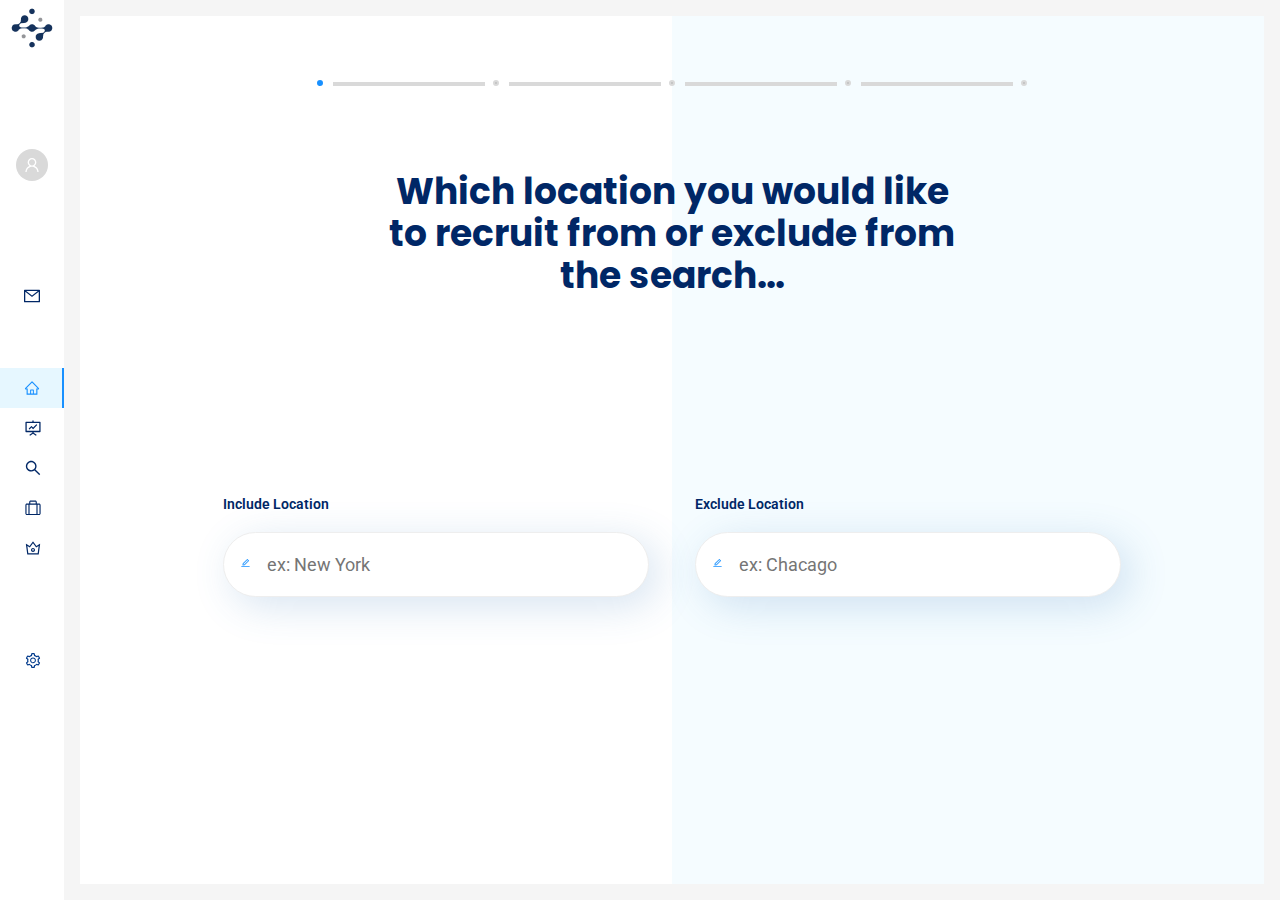
<file: Sinecure-Home/src/pages/step_8.html>
<!DOCTYPE html>
<html lang="en">
	<head>
		<meta charset="UTF-8" />
		<meta name="viewport" content="width=device-width, initial-scale=1.0" />
		<link
			href="https://cdn.jsdelivr.net/npm/bootstrap@5.3.1/dist/css/bootstrap.min.css"
			rel="stylesheet"
			integrity="sha384-4bw+/aepP/YC94hEpVNVgiZdgIC5+VKNBQNGCHeKRQN+PtmoHDEXuppvnDJzQIu9"
			crossorigin="anonymous"
		/>
		<script
			src="https://cdn.jsdelivr.net/npm/bootstrap@5.3.1/dist/js/bootstrap.bundle.min.js"
			integrity="sha384-HwwvtgBNo3bZJJLYd8oVXjrBZt8cqVSpeBNS5n7C8IVInixGAoxmnlMuBnhbgrkm"
			crossorigin="anonymous"
		></script>
		<script src="./index.js"></script>
		<script src="./index.js"></script>

		<link rel="stylesheet" href="../../app.css" />
		<title>Step 1</title>
	</head>
	<body>
		<div class="main">
			<div class="side-navbar">
				<div class="center pointer">
					<a href="./step_1.html">
						<img src="../../assets/images/sinecureLogo.png" alt="sidebar logo" class="sidebar-logo" />
					</a>
				</div>
				<div class="profile-icon center">
					<svg
						class="pointer"
						width="32"
						height="32"
						viewBox="0 0 32 32"
						fill="none"
						xmlns="http://www.w3.org/2000/svg"
					>
						<g clip-path="url(#clip0_6930_2259)">
							<rect width="32" height="32" fill="#D9D9D9" />
							<path
								d="M22.0904 20.4227C21.7588 19.6372 21.2776 18.9238 20.6736 18.3221C20.0715 17.7186 19.3581 17.2375 18.5731 16.9053C18.566 16.9018 18.559 16.9 18.552 16.8965C19.6471 16.1055 20.359 14.817 20.359 13.3633C20.359 10.9551 18.4078 9.00391 15.9996 9.00391C13.5914 9.00391 11.6402 10.9551 11.6402 13.3633C11.6402 14.817 12.3522 16.1055 13.4473 16.8982C13.4402 16.9018 13.4332 16.9035 13.4262 16.907C12.6387 17.2393 11.932 17.7156 11.3256 18.3238C10.7222 18.926 10.241 19.6393 9.9088 20.4244C9.58241 21.193 9.40638 22.0171 9.39024 22.852C9.38977 22.8707 9.39306 22.8894 9.39992 22.9068C9.40678 22.9243 9.41706 22.9402 9.43017 22.9537C9.44327 22.9671 9.45893 22.9778 9.47623 22.9851C9.49352 22.9923 9.5121 22.9961 9.53087 22.9961H10.5856C10.6629 22.9961 10.7244 22.9346 10.7262 22.859C10.7613 21.502 11.3063 20.2311 12.2695 19.2678C13.2662 18.2711 14.5899 17.7227 15.9996 17.7227C17.4094 17.7227 18.733 18.2711 19.7297 19.2678C20.693 20.2311 21.2379 21.502 21.2731 22.859C21.2748 22.9363 21.3363 22.9961 21.4137 22.9961H22.4684C22.4871 22.9961 22.5057 22.9923 22.523 22.9851C22.5403 22.9778 22.556 22.9671 22.5691 22.9537C22.5822 22.9402 22.5925 22.9243 22.5993 22.9068C22.6062 22.8894 22.6095 22.8707 22.609 22.852C22.5914 22.0117 22.4174 21.1943 22.0904 20.4227ZM15.9996 16.3867C15.1928 16.3867 14.4334 16.0721 13.8621 15.5008C13.2908 14.9295 12.9762 14.1701 12.9762 13.3633C12.9762 12.5564 13.2908 11.7971 13.8621 11.2258C14.4334 10.6545 15.1928 10.3398 15.9996 10.3398C16.8065 10.3398 17.5658 10.6545 18.1371 11.2258C18.7084 11.7971 19.0231 12.5564 19.0231 13.3633C19.0231 14.1701 18.7084 14.9295 18.1371 15.5008C17.5658 16.0721 16.8065 16.3867 15.9996 16.3867Z"
								fill="white"
							/>
						</g>
						<defs>
							<clipPath id="clip0_6930_2259">
								<rect width="32" height="32" rx="16" fill="white" />
							</clipPath>
						</defs>
					</svg>
				</div>
				<div class="notification-icon pointer center">
					<svg
						class="pointer"
						width="16"
						height="16"
						viewBox="0 0 14 12"
						fill="none"
						xmlns="http://www.w3.org/2000/svg"
					>
						<path
							d="M13.5 0.5H0.5C0.223437 0.5 0 0.723437 0 1V11C0 11.2766 0.223437 11.5 0.5 11.5H13.5C13.7766 11.5 14 11.2766 14 11V1C14 0.723437 13.7766 0.5 13.5 0.5ZM12.875 2.23125V10.375H1.125V2.23125L0.69375 1.89531L1.30781 1.10625L1.97656 1.62656H12.025L12.6938 1.10625L13.3078 1.89531L12.875 2.23125ZM12.025 1.625L7 5.53125L1.975 1.625L1.30625 1.10469L0.692188 1.89375L1.12344 2.22969L6.46094 6.37969C6.61444 6.49894 6.80328 6.56367 6.99766 6.56367C7.19203 6.56367 7.38088 6.49894 7.53438 6.37969L12.875 2.23125L13.3062 1.89531L12.6922 1.10625L12.025 1.625Z"
							fill="#002766"
						/>
					</svg>
				</div>
				<ul class="navbar-list">
					<li class="navbar-list-item center pointer">
						<svg width="16" height="16" viewBox="0 0 16 14" fill="none" xmlns="http://www.w3.org/2000/svg">
							<path
								d="M14.7894 6.89152L8.75192 0.857144L8.34723 0.452456C8.25502 0.360857 8.13033 0.309448 8.00036 0.309448C7.87039 0.309448 7.74569 0.360857 7.65348 0.452456L1.2113 6.89152C1.11681 6.98563 1.04214 7.09772 0.991689 7.22117C0.941237 7.34462 0.916026 7.47692 0.917545 7.61027C0.923795 8.16027 1.38161 8.59933 1.93161 8.59933H2.59567V13.6884H13.405V8.59933H14.0832C14.3504 8.59933 14.6019 8.49464 14.791 8.30558C14.8841 8.21279 14.9578 8.10245 15.008 7.98095C15.0581 7.85945 15.0837 7.72921 15.0832 7.59777C15.0832 7.33214 14.9785 7.08058 14.7894 6.89152ZM8.87536 12.5634H7.12536V9.37589H8.87536V12.5634ZM12.28 7.47433V12.5634H9.87536V9.00089C9.87536 8.65558 9.59567 8.37589 9.25036 8.37589H6.75036C6.40505 8.37589 6.12536 8.65558 6.12536 9.00089V12.5634H3.72067V7.47433H2.22067L8.00192 1.69777L8.36286 2.05871L13.7816 7.47433H12.28Z"
								fill="#002766"
							/>
						</svg>
					</li>
					<li class="navbar-list-item center pointer">
						<svg width="16" height="16" viewBox="0 0 14 14" fill="none" xmlns="http://www.w3.org/2000/svg">
							<path
								d="M3.87713 8.24161C3.92557 8.29005 4.00526 8.29005 4.0537 8.24161L5.64432 6.65099L6.98964 7.99786C7.03807 8.0463 7.11776 8.0463 7.1662 7.99786L10.7021 4.4588C10.7506 4.41036 10.7506 4.33067 10.7021 4.28224L10.1271 3.70723C10.0787 3.6588 9.99901 3.6588 9.95058 3.70723L7.0787 6.58224L5.73339 5.23536C5.68495 5.18692 5.60526 5.18692 5.55682 5.23536L3.30213 7.49005C3.2537 7.53849 3.2537 7.61817 3.30213 7.66661L3.87713 8.24161Z"
								fill="#002766"
							/>
							<path
								d="M13.125 1.5H7.5625V0.5C7.5625 0.43125 7.50625 0.375 7.4375 0.375H6.5625C6.49375 0.375 6.4375 0.43125 6.4375 0.5V1.5H0.875C0.598437 1.5 0.375 1.72344 0.375 2V10.125C0.375 10.4016 0.598437 10.625 0.875 10.625H6.44375V11.125L3.86875 12.8141C3.81094 12.8516 3.79531 12.9281 3.83281 12.9859L4.30625 13.7234V13.725C4.34375 13.7828 4.42188 13.7984 4.47969 13.7609L7 12.1078L9.52031 13.7609C9.57812 13.7984 9.65625 13.7828 9.69375 13.725V13.7234L10.1672 12.9859C10.2047 12.9281 10.1875 12.8516 10.1313 12.8141L7.5625 11.1297V10.625H13.125C13.4016 10.625 13.625 10.4016 13.625 10.125V2C13.625 1.72344 13.4016 1.5 13.125 1.5ZM12.5 9.5H1.5V2.625H12.5V9.5Z"
								fill="#002766"
							/>
						</svg>
					</li>
					<a href="./step_5.html" data-id="step_5">
						<li class="navbar-list-item center pointer">
							<svg width="16" height="16" viewBox="0 0 14 14" fill="none" xmlns="http://www.w3.org/2000/svg">
								<path
									d="M13.2125 12.3516L9.15469 8.29375C9.78438 7.47969 10.125 6.48438 10.125 5.4375C10.125 4.18438 9.63594 3.00937 8.75156 2.12344C7.86719 1.2375 6.68906 0.75 5.4375 0.75C4.18594 0.75 3.00781 1.23906 2.12344 2.12344C1.2375 3.00781 0.75 4.18438 0.75 5.4375C0.75 6.68906 1.23906 7.86719 2.12344 8.75156C3.00781 9.6375 4.18438 10.125 5.4375 10.125C6.48438 10.125 7.47813 9.78438 8.29219 9.15625L12.35 13.2125C12.3619 13.2244 12.376 13.2338 12.3916 13.2403C12.4071 13.2467 12.4238 13.2501 12.4406 13.2501C12.4575 13.2501 12.4741 13.2467 12.4897 13.2403C12.5052 13.2338 12.5194 13.2244 12.5312 13.2125L13.2125 12.5328C13.2244 12.5209 13.2338 12.5068 13.2403 12.4912C13.2467 12.4757 13.2501 12.459 13.2501 12.4422C13.2501 12.4254 13.2467 12.4087 13.2403 12.3931C13.2338 12.3776 13.2244 12.3635 13.2125 12.3516ZM7.9125 7.9125C7.25 8.57344 6.37187 8.9375 5.4375 8.9375C4.50312 8.9375 3.625 8.57344 2.9625 7.9125C2.30156 7.25 1.9375 6.37187 1.9375 5.4375C1.9375 4.50312 2.30156 3.62344 2.9625 2.9625C3.625 2.30156 4.50312 1.9375 5.4375 1.9375C6.37187 1.9375 7.25156 2.3 7.9125 2.9625C8.57344 3.625 8.9375 4.50312 8.9375 5.4375C8.9375 6.37187 8.57344 7.25156 7.9125 7.9125Z"
									fill="#002766"
								/>
							</svg>
						</li>
					</a>
					<a href="./step_6.html" data-id="step_6">
						<li class="navbar-list-item center pointer">
							<svg width="16" height="16" viewBox="0 0 14 13" fill="none" xmlns="http://www.w3.org/2000/svg">
								<path
									d="M12.3333 2.66661H10.3333V1.33327C10.3333 0.597939 9.73534 -6.10352e-05 9.00001 -6.10352e-05H5.00001C4.26468 -6.10352e-05 3.66668 0.597939 3.66668 1.33327V2.66661H1.66668C0.931343 2.66661 0.333344 3.26461 0.333344 3.99994V11.3333C0.333344 12.0686 0.931343 12.6666 1.66668 12.6666H12.3333C13.0687 12.6666 13.6667 12.0686 13.6667 11.3333V3.99994C13.6667 3.26461 13.0687 2.66661 12.3333 2.66661ZM10 3.66652V11.6665H4.00001V3.66652H10ZM9.33334 0.999858V2.66661H4.66668V0.999858H9.33334ZM1.33334 3.66652H3.00001V7.66652V11.6665H2.00001H1.33334V7.66652V3.66652ZM11 11.6665V3.66652H12.6667V11.6665H11Z"
									fill="#002766"
								/>
							</svg>
						</li>
					</a>
					<a href="./step_6_02.html" data-id="step_6_02">
						<li class="navbar-list-item center pointer">
							<svg width="16" height="16" viewBox="0 0 14 12" fill="none" xmlns="http://www.w3.org/2000/svg">
								<path
									d="M13.0561 2.32025L10.0154 4.19369L7.09982 0.304628C7.08809 0.288975 7.07288 0.27627 7.05538 0.267519C7.03789 0.258768 7.0186 0.254211 6.99904 0.254211C6.97948 0.254211 6.96019 0.258768 6.9427 0.267519C6.9252 0.27627 6.90999 0.288975 6.89826 0.304628L3.9842 4.19369L0.942009 2.32025C0.852946 2.26557 0.737321 2.339 0.751383 2.44369L1.94513 11.5156C1.96232 11.639 2.06857 11.7343 2.19513 11.7343H11.8061C11.9311 11.7343 12.0389 11.6406 12.0545 11.5156L13.2483 2.44369C13.2608 2.339 13.1467 2.26557 13.0561 2.32025ZM11.0873 10.6656H2.91076L2.07013 4.26869L4.25451 5.614L6.99982 1.9515L9.74513 5.614L11.9295 4.26869L11.0873 10.6656ZM6.99982 5.95307C6.02951 5.95307 5.24045 6.74213 5.24045 7.71244C5.24045 8.68275 6.02951 9.47182 6.99982 9.47182C7.97013 9.47182 8.7592 8.68275 8.7592 7.71244C8.7592 6.74213 7.97013 5.95307 6.99982 5.95307ZM6.99982 8.46713C6.5842 8.46713 6.2467 8.12963 6.2467 7.71244C6.2467 7.29682 6.5842 6.95775 6.99982 6.95775C7.41545 6.95775 7.75295 7.29525 7.75295 7.71244C7.75295 8.12807 7.41545 8.46713 6.99982 8.46713Z"
									fill="#002766"
								/>
							</svg>
						</li>
					</a>
				</ul>
				<div class="settings-icon pointer center">
					<a href="./step_7.html">
						<svg width="16" height="16" viewBox="0 0 14 15" fill="none" xmlns="http://www.w3.org/2000/svg">
							<path
								d="M13.4506 9.77555L12.4272 8.90055C12.4756 8.60368 12.5006 8.30055 12.5006 7.99743C12.5006 7.6943 12.4756 7.39118 12.4272 7.0943L13.4506 6.2193C13.5278 6.15322 13.5831 6.0652 13.609 5.96695C13.635 5.86871 13.6304 5.76489 13.5959 5.6693L13.5819 5.62867C13.3001 4.84122 12.8782 4.11123 12.3366 3.47399L12.3084 3.44117C12.2427 3.36391 12.1552 3.30837 12.0572 3.28187C11.9593 3.25538 11.8557 3.25916 11.76 3.29274L10.4897 3.7443C10.0209 3.35992 9.4975 3.0568 8.93188 2.8443L8.68656 1.51617C8.66806 1.41624 8.61958 1.3243 8.54757 1.25258C8.47557 1.18085 8.38344 1.13273 8.28344 1.11461L8.24125 1.1068C7.42719 0.959924 6.57094 0.959924 5.75688 1.1068L5.71469 1.11461C5.61468 1.13273 5.52256 1.18085 5.45055 1.25258C5.37855 1.3243 5.33007 1.41624 5.31156 1.51617L5.06469 2.85055C4.50358 3.06309 3.98104 3.36606 3.51781 3.74742L2.23813 3.29274C2.14245 3.2589 2.03874 3.25497 1.94077 3.28149C1.84281 3.308 1.75524 3.3637 1.68969 3.44117L1.66156 3.47399C1.12054 4.11168 0.698713 4.84155 0.416251 5.62867L0.402188 5.6693C0.331876 5.86461 0.389688 6.08336 0.547501 6.2193L1.58344 7.10368C1.535 7.39743 1.51156 7.69742 1.51156 7.99586C1.51156 8.29586 1.535 8.59586 1.58344 8.88805L0.547501 9.77243C0.470307 9.83851 0.415058 9.92653 0.389101 10.0248C0.363144 10.123 0.367708 10.2268 0.402188 10.3224L0.416251 10.3631C0.699063 11.1506 1.11781 11.8771 1.66156 12.5177L1.68969 12.5506C1.7554 12.6278 1.84298 12.6834 1.94088 12.7099C2.03878 12.7364 2.14242 12.7326 2.23813 12.699L3.51781 12.2443C3.98344 12.6271 4.50375 12.9302 5.06469 13.1412L5.31156 14.4756C5.33007 14.5755 5.37855 14.6674 5.45055 14.7391C5.52256 14.8109 5.61468 14.859 5.71469 14.8771L5.75688 14.8849C6.57842 15.0326 7.41971 15.0326 8.24125 14.8849L8.28344 14.8771C8.38344 14.859 8.47557 14.8109 8.54757 14.7391C8.61958 14.6674 8.66806 14.5755 8.68656 14.4756L8.93188 13.1474C9.49727 12.9355 10.0237 12.6314 10.4897 12.2474L11.76 12.699C11.8557 12.7328 11.9594 12.7368 12.0574 12.7102C12.1553 12.6837 12.2429 12.628 12.3084 12.5506L12.3366 12.5177C12.8803 11.8756 13.2991 11.1506 13.5819 10.3631L13.5959 10.3224C13.6663 10.1302 13.6084 9.91149 13.4506 9.77555ZM11.3178 7.27868C11.3569 7.51461 11.3772 7.7568 11.3772 7.99899C11.3772 8.24118 11.3569 8.48336 11.3178 8.7193L11.2147 9.34586L12.3819 10.3443C12.2049 10.7519 11.9816 11.1378 11.7163 11.4943L10.2663 10.9802L9.77563 11.3834C9.40219 11.6896 8.98656 11.9302 8.53656 12.099L7.94125 12.3224L7.66156 13.8381C7.22027 13.8881 6.77473 13.8881 6.33344 13.8381L6.05375 12.3193L5.46313 12.0927C5.01781 11.924 4.60375 11.6834 4.23344 11.3787L3.74281 10.974L2.28344 11.4927C2.01781 11.1349 1.79594 10.749 1.61781 10.3427L2.7975 9.33493L2.69594 8.70993C2.65844 8.47711 2.63813 8.23649 2.63813 7.99899C2.63813 7.75992 2.65688 7.52086 2.69594 7.28805L2.7975 6.66305L1.61781 5.65524C1.79438 5.24742 2.01781 4.86305 2.28344 4.50524L3.74281 5.02399L4.23344 4.6193C4.60375 4.31461 5.01781 4.07399 5.46313 3.90524L6.05531 3.6818L6.335 2.16305C6.77406 2.11305 7.2225 2.11305 7.66313 2.16305L7.94281 3.67867L8.53813 3.90211C8.98656 4.07086 9.40375 4.31149 9.77719 4.61774L10.2678 5.02086L11.7178 4.5068C11.9834 4.86461 12.2053 5.25055 12.3834 5.6568L11.2163 6.65524L11.3178 7.27868ZM7.00063 5.09274C5.48188 5.09274 4.25063 6.32399 4.25063 7.84274C4.25063 9.36149 5.48188 10.5927 7.00063 10.5927C8.51938 10.5927 9.75063 9.36149 9.75063 7.84274C9.75063 6.32399 8.51938 5.09274 7.00063 5.09274ZM8.23813 9.08024C8.07582 9.24301 7.88292 9.37209 7.67055 9.46005C7.45817 9.548 7.2305 9.5931 7.00063 9.59274C6.53344 9.59274 6.09438 9.40993 5.76313 9.08024C5.60035 8.91793 5.47127 8.72504 5.38332 8.51266C5.29536 8.30028 5.25027 8.07261 5.25063 7.84274C5.25063 7.37555 5.43344 6.93649 5.76313 6.60524C6.09438 6.27399 6.53344 6.09274 7.00063 6.09274C7.46781 6.09274 7.90688 6.27399 8.23813 6.60524C8.4009 6.76755 8.52998 6.96044 8.61793 7.17282C8.70589 7.38519 8.75098 7.61287 8.75063 7.84274C8.75063 8.30993 8.56781 8.74899 8.23813 9.08024Z"
								fill="#003A8C"
							/>
						</svg>
					</a>
				</div>
			</div>
			<div class="body body-wrapper">
				<div class="step-eight-hero">
					<div class="stepper-horizontal" id="stepper1">
						<div class="step editing">
							<div class="step-circle"></div>
							<div class="step-bar-left"></div>
							<div class="step-bar-right"></div>
						</div>
						<div class="step">
							<div class="step-circle"></div>
							<div class="step-bar-left"></div>
							<div class="step-bar-right"></div>
						</div>
						<div class="step">
							<div class="step-circle"></div>
							<div class="step-bar-left"></div>
							<div class="step-bar-right"></div>
						</div>
						<div class="step">
							<div class="step-circle"></div>
							<div class="step-bar-left"></div>
							<div class="step-bar-right"></div>
						</div>
						<div class="step">
							<div class="step-circle"></div>
							<div class="step-bar-left"></div>
							<div class="step-bar-right"></div>
						</div>
					</div>
					<!-- <button onclick="nextStep()">Next</button> -->
					<div class="headings-section d-flex d-col">
						<div class="heading center text-center">
							<h1>Which location you would like to recruit from or exclude from the search...</h1>
						</div>
					</div>
					<div class="skils-detail-section mt">
						<div class="search-fields-wrapper d-flex">
							<div class="search-container job-title">
								<div>
									<span>Include Location</span>
									<div class="input-wrapper">
										<svg width="24" height="24" viewBox="0 0 25 24" fill="none" xmlns="http://www.w3.org/2000/svg">
											<path
												opacity="0.1"
												d="M18.4512 6.75703L16.6977 5.03906L8.02125 13.5375L7.64807 15.6234L9.77472 15.2555L18.4512 6.75703Z"
												fill="#1890FF"
											/>
											<path
												d="M21.2954 19.5938H3.68896C3.26554 19.5938 2.92346 19.9289 2.92346 20.3438V21.1875C2.92346 21.2906 3.00958 21.375 3.11484 21.375H21.8696C21.9748 21.375 22.0609 21.2906 22.0609 21.1875V20.3438C22.0609 19.9289 21.7189 19.5938 21.2954 19.5938ZM6.40888 17.625C6.45672 17.625 6.50456 17.6203 6.55241 17.6133L10.5761 16.9219C10.6239 16.9125 10.6694 16.8914 10.7028 16.8563L20.8433 6.92109C20.8655 6.89941 20.8831 6.87366 20.8951 6.8453C20.9071 6.81695 20.9133 6.78656 20.9133 6.75586C20.9133 6.72516 20.9071 6.69477 20.8951 6.66642C20.8831 6.63806 20.8655 6.61231 20.8433 6.59063L16.8675 2.69297C16.8221 2.64844 16.7623 2.625 16.6977 2.625C16.6331 2.625 16.5733 2.64844 16.5278 2.69297L6.38735 12.6281C6.35146 12.6633 6.32993 12.7055 6.32036 12.7523L5.61467 16.6945C5.5914 16.8201 5.59971 16.9493 5.6389 17.071C5.67808 17.1927 5.74694 17.3032 5.83954 17.393C5.99742 17.543 6.19597 17.625 6.40888 17.625ZM8.02121 13.5375L16.6977 5.03906L18.4511 6.75703L9.77468 15.2555L7.64803 15.6234L8.02121 13.5375Z"
												fill="#1890FF"
											/>
										</svg>
										<input type="text" id="include-location-input" placeholder="ex: New York" class="search-input" />
									</div>
									<ul id="include-options-list" class="options-list">
										<li>New York</li>
										<li>New Hamption</li>
										<li>New Jersey</li>
										<li>New Orlean</li>
									</ul>
								</div>
							</div>
							<div class="search-container apply-field">
								<div>
									<span>Exclude Location</span>
									<div class="input-wrapper">
										<svg width="24" height="24" viewBox="0 0 25 24" fill="none" xmlns="http://www.w3.org/2000/svg">
											<path
												opacity="0.1"
												d="M18.4512 6.75703L16.6977 5.03906L8.02125 13.5375L7.64807 15.6234L9.77472 15.2555L18.4512 6.75703Z"
												fill="#1890FF"
											/>
											<path
												d="M21.2954 19.5938H3.68896C3.26554 19.5938 2.92346 19.9289 2.92346 20.3438V21.1875C2.92346 21.2906 3.00958 21.375 3.11484 21.375H21.8696C21.9748 21.375 22.0609 21.2906 22.0609 21.1875V20.3438C22.0609 19.9289 21.7189 19.5938 21.2954 19.5938ZM6.40888 17.625C6.45672 17.625 6.50456 17.6203 6.55241 17.6133L10.5761 16.9219C10.6239 16.9125 10.6694 16.8914 10.7028 16.8563L20.8433 6.92109C20.8655 6.89941 20.8831 6.87366 20.8951 6.8453C20.9071 6.81695 20.9133 6.78656 20.9133 6.75586C20.9133 6.72516 20.9071 6.69477 20.8951 6.66642C20.8831 6.63806 20.8655 6.61231 20.8433 6.59063L16.8675 2.69297C16.8221 2.64844 16.7623 2.625 16.6977 2.625C16.6331 2.625 16.5733 2.64844 16.5278 2.69297L6.38735 12.6281C6.35146 12.6633 6.32993 12.7055 6.32036 12.7523L5.61467 16.6945C5.5914 16.8201 5.59971 16.9493 5.6389 17.071C5.67808 17.1927 5.74694 17.3032 5.83954 17.393C5.99742 17.543 6.19597 17.625 6.40888 17.625ZM8.02121 13.5375L16.6977 5.03906L18.4511 6.75703L9.77468 15.2555L7.64803 15.6234L8.02121 13.5375Z"
												fill="#1890FF"
											/>
										</svg>
										<input type="text" id="exclude-search-input" placeholder="ex: Chacago" class="search-input" />
									</div>
									<ul id="exclude-options-list" class="options-list">
										<li>New York</li>
										<li>New Hamption</li>
										<li>New Jersey</li>
										<li>New Orlean</li>
									</ul>
								</div>
							</div>
						</div>
						<div class="butons-wrapper d-flex center">
							<button class="previous-button">
								<div>
									<svg width="16" height="16" viewBox="0 0 16 16" fill="none" xmlns="http://www.w3.org/2000/svg">
										<path
											d="M4.26457 8L8.41144 2.70156C8.47551 2.62031 8.41769 2.5 8.31301 2.5H7.10519C7.02863 2.5 6.95519 2.53594 6.90832 2.59531L2.91926 7.69219C2.85017 7.78022 2.81262 7.88888 2.81262 8.00078C2.81262 8.11268 2.85017 8.22135 2.91926 8.30937L6.90832 13.4047C6.95519 13.4656 7.02863 13.5 7.10519 13.5H8.31301C8.41769 13.5 8.47551 13.3797 8.41144 13.2984L4.26457 8ZM9.01457 8L13.1614 2.70156C13.2255 2.62031 13.1677 2.5 13.063 2.5H11.8552C11.7786 2.5 11.7052 2.53594 11.6583 2.59531L7.66926 7.69219C7.60017 7.78022 7.56262 7.88888 7.56262 8.00078C7.56262 8.11268 7.60017 8.22135 7.66926 8.30937L11.6583 13.4047C11.7052 13.4656 11.7786 13.5 11.8552 13.5H13.063C13.1677 13.5 13.2255 13.3797 13.1614 13.2984L9.01457 8Z"
											fill="#40A9FF"
										/>
									</svg>
								</div>
								Go Back
							</button>
							<button class="next-button">Next Step</button>
						</div>
					</div>
					<div class="overlay"></div>
				</div>
			</div>
		</div>
		<script>
			const includeOptionsList = document.getElementById('include-options-list');
			const searchInput = document.getElementById('include-location-input');
			const locationOptionsList = document.getElementById('exclude-options-list');
			const locationSearchInput = document.getElementById('exclude-search-input');
			const applyInputWrapper = document.querySelector('.apply-field .input-wrapper');
			const locationInputWrapper = document.querySelector('.location-field .input-wrapper');

			includeOptionsList.addEventListener('click', function (event) {
				const selectedOption = event.target.textContent;
				searchInput.value = selectedOption;
				applyInputWrapper.classList.add('active-input');
			});

			searchInput.addEventListener('input', function () {
				if (searchInput.value.trim() !== '') {
					applyInputWrapper.classList.add('active-input');
				} else {
					applyInputWrapper.classList.remove('active-input');
				}
			});

			locationSearchInput.addEventListener('input', function () {
				if (locationSearchInput.value.trim() !== '') {
					locationInputWrapper.classList.add('active-input');
				} else {
					locationInputWrapper.classList.remove('active-input');
				}
			});

			locationOptionsList.addEventListener('click', function (event) {
				const selectedLocation = event.target.textContent;
				locationSearchInput.value = selectedLocation;
				locationInputWrapper.classList.add('active-input');
			});
		</script>
		<script>
			var previousButton = document.querySelector('.previous-button');
			var nextButton = document.querySelector('.next-button');
			previousButton.addEventListener('click', function () {
				history.back();
			});
			nextButton.addEventListener('click', function () {
				window.location.href = '../pages/step_10.html';
			});
		</script>
		<script>
			const rangeSlider_min = 0;
			const rangeSlider_max = 60;

			const updateRangeSlider = () => {
				const leftInput = document.querySelector('.range-slider-input-left');
				const rightInput = document.querySelector('.range-slider-input-right');
				const leftHandle = document.querySelector('.range-slider-handle-left');
				const rightHandle = document.querySelector('.range-slider-handle-right');
				const leftValue = parseInt(leftInput.value);
				const rightValue = parseInt(rightInput.value);

				const range = rangeSlider_max - rangeSlider_min;
				const leftPercent = ((leftValue - rangeSlider_min) / range) * 100;
				const rightPercent = ((rightValue - rangeSlider_min) / range) * 100;

				leftHandle.style.left = `${leftPercent}%`;
				rightHandle.style.left = `${rightPercent}%`;

				document.querySelector('.range-slider-tooltip-left').style.left = `${leftPercent}%`;
				document.querySelector('.range-slider-tooltip-right').style.left = `${rightPercent}%`;

				document.querySelector('.range-slider-tooltip-left .range-slider-tooltip-text').innerText = leftValue;
				document.querySelector('.range-slider-tooltip-right .range-slider-tooltip-text').innerText = rightValue;

				document.querySelector('.range-slider-val-left').style.width = `${leftPercent}%`;
				document.querySelector('.range-slider-val-right').style.width = `${100 - rightPercent}%`;
				document.querySelector('.range-slider-val-range').style.left = `${leftPercent}%`;
				document.querySelector('.range-slider-val-range').style.right = `${100 - rightPercent}%`;
			};

			const leftInput = document.querySelector('.range-slider-input-left');
			const rightInput = document.querySelector('.range-slider-input-right');

			leftInput.addEventListener('input', () => {
				if (parseInt(leftInput.value) > parseInt(rightInput.value)) {
					leftInput.value = rightInput.value;
				}
				updateRangeSlider();
			});

			rightInput.addEventListener('input', () => {
				if (parseInt(rightInput.value) < parseInt(leftInput.value)) {
					rightInput.value = leftInput.value;
				}
				updateRangeSlider();
			});

			updateRangeSlider();
		</script>
	</body>
</html>
</file>
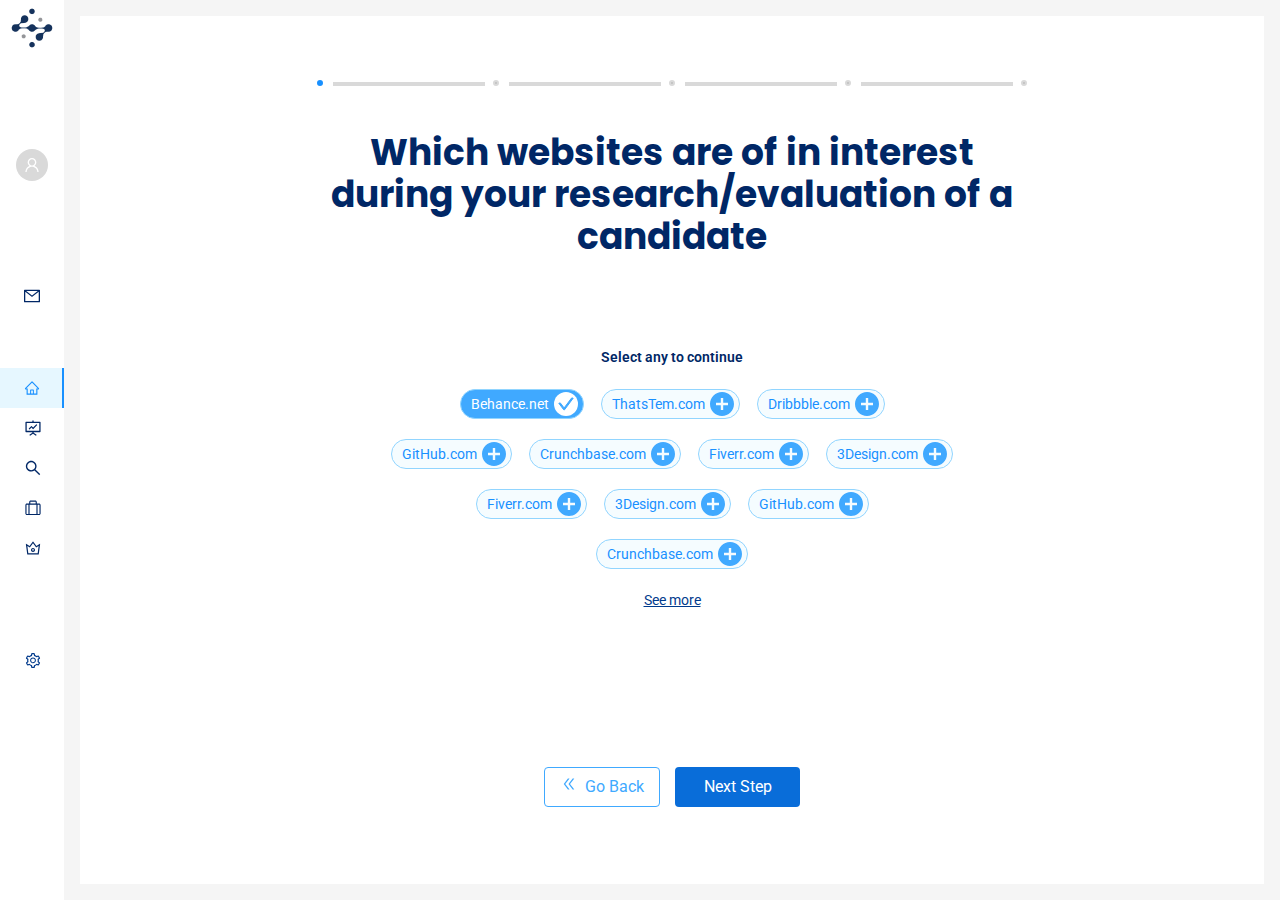
<file: Sinecure-Home/src/pages/step_9.html>
<!DOCTYPE html>
<html lang="en">
	<head>
		<meta charset="UTF-8" />
		<meta name="viewport" content="width=device-width, initial-scale=1.0" />
		<link
			href="https://cdn.jsdelivr.net/npm/bootstrap@5.3.1/dist/css/bootstrap.min.css"
			rel="stylesheet"
			integrity="sha384-4bw+/aepP/YC94hEpVNVgiZdgIC5+VKNBQNGCHeKRQN+PtmoHDEXuppvnDJzQIu9"
			crossorigin="anonymous"
		/>
		<script
			src="https://cdn.jsdelivr.net/npm/bootstrap@5.3.1/dist/js/bootstrap.bundle.min.js"
			integrity="sha384-HwwvtgBNo3bZJJLYd8oVXjrBZt8cqVSpeBNS5n7C8IVInixGAoxmnlMuBnhbgrkm"
			crossorigin="anonymous"
		></script>
		<script src="./index.js"></script>
		<script src="./index.js"></script>

		<link rel="stylesheet" href="../../app.css" />
		<title>Step 3</title>
	</head>
	<body>
		<div class="main">
			<div class="side-navbar">
				<div class="center pointer">
					<a href="./step_1.html">
						<img src="../../assets/images/sinecureLogo.png" alt="sidebar logo" class="sidebar-logo" />
					</a>
				</div>
				<div class="profile-icon center">
					<svg
						class="pointer"
						width="32"
						height="32"
						viewBox="0 0 32 32"
						fill="none"
						xmlns="http://www.w3.org/2000/svg"
					>
						<g clip-path="url(#clip0_6930_2259)">
							<rect width="32" height="32" fill="#D9D9D9" />
							<path
								d="M22.0904 20.4227C21.7588 19.6372 21.2776 18.9238 20.6736 18.3221C20.0715 17.7186 19.3581 17.2375 18.5731 16.9053C18.566 16.9018 18.559 16.9 18.552 16.8965C19.6471 16.1055 20.359 14.817 20.359 13.3633C20.359 10.9551 18.4078 9.00391 15.9996 9.00391C13.5914 9.00391 11.6402 10.9551 11.6402 13.3633C11.6402 14.817 12.3522 16.1055 13.4473 16.8982C13.4402 16.9018 13.4332 16.9035 13.4262 16.907C12.6387 17.2393 11.932 17.7156 11.3256 18.3238C10.7222 18.926 10.241 19.6393 9.9088 20.4244C9.58241 21.193 9.40638 22.0171 9.39024 22.852C9.38977 22.8707 9.39306 22.8894 9.39992 22.9068C9.40678 22.9243 9.41706 22.9402 9.43017 22.9537C9.44327 22.9671 9.45893 22.9778 9.47623 22.9851C9.49352 22.9923 9.5121 22.9961 9.53087 22.9961H10.5856C10.6629 22.9961 10.7244 22.9346 10.7262 22.859C10.7613 21.502 11.3063 20.2311 12.2695 19.2678C13.2662 18.2711 14.5899 17.7227 15.9996 17.7227C17.4094 17.7227 18.733 18.2711 19.7297 19.2678C20.693 20.2311 21.2379 21.502 21.2731 22.859C21.2748 22.9363 21.3363 22.9961 21.4137 22.9961H22.4684C22.4871 22.9961 22.5057 22.9923 22.523 22.9851C22.5403 22.9778 22.556 22.9671 22.5691 22.9537C22.5822 22.9402 22.5925 22.9243 22.5993 22.9068C22.6062 22.8894 22.6095 22.8707 22.609 22.852C22.5914 22.0117 22.4174 21.1943 22.0904 20.4227ZM15.9996 16.3867C15.1928 16.3867 14.4334 16.0721 13.8621 15.5008C13.2908 14.9295 12.9762 14.1701 12.9762 13.3633C12.9762 12.5564 13.2908 11.7971 13.8621 11.2258C14.4334 10.6545 15.1928 10.3398 15.9996 10.3398C16.8065 10.3398 17.5658 10.6545 18.1371 11.2258C18.7084 11.7971 19.0231 12.5564 19.0231 13.3633C19.0231 14.1701 18.7084 14.9295 18.1371 15.5008C17.5658 16.0721 16.8065 16.3867 15.9996 16.3867Z"
								fill="white"
							/>
						</g>
						<defs>
							<clipPath id="clip0_6930_2259">
								<rect width="32" height="32" rx="16" fill="white" />
							</clipPath>
						</defs>
					</svg>
				</div>
				<div class="notification-icon pointer center">
					<svg
						class="pointer"
						width="16"
						height="16"
						viewBox="0 0 14 12"
						fill="none"
						xmlns="http://www.w3.org/2000/svg"
					>
						<path
							d="M13.5 0.5H0.5C0.223437 0.5 0 0.723437 0 1V11C0 11.2766 0.223437 11.5 0.5 11.5H13.5C13.7766 11.5 14 11.2766 14 11V1C14 0.723437 13.7766 0.5 13.5 0.5ZM12.875 2.23125V10.375H1.125V2.23125L0.69375 1.89531L1.30781 1.10625L1.97656 1.62656H12.025L12.6938 1.10625L13.3078 1.89531L12.875 2.23125ZM12.025 1.625L7 5.53125L1.975 1.625L1.30625 1.10469L0.692188 1.89375L1.12344 2.22969L6.46094 6.37969C6.61444 6.49894 6.80328 6.56367 6.99766 6.56367C7.19203 6.56367 7.38088 6.49894 7.53438 6.37969L12.875 2.23125L13.3062 1.89531L12.6922 1.10625L12.025 1.625Z"
							fill="#002766"
						/>
					</svg>
				</div>
				<ul class="navbar-list">
					<li class="navbar-list-item center pointer">
						<svg width="16" height="16" viewBox="0 0 16 14" fill="none" xmlns="http://www.w3.org/2000/svg">
							<path
								d="M14.7894 6.89152L8.75192 0.857144L8.34723 0.452456C8.25502 0.360857 8.13033 0.309448 8.00036 0.309448C7.87039 0.309448 7.74569 0.360857 7.65348 0.452456L1.2113 6.89152C1.11681 6.98563 1.04214 7.09772 0.991689 7.22117C0.941237 7.34462 0.916026 7.47692 0.917545 7.61027C0.923795 8.16027 1.38161 8.59933 1.93161 8.59933H2.59567V13.6884H13.405V8.59933H14.0832C14.3504 8.59933 14.6019 8.49464 14.791 8.30558C14.8841 8.21279 14.9578 8.10245 15.008 7.98095C15.0581 7.85945 15.0837 7.72921 15.0832 7.59777C15.0832 7.33214 14.9785 7.08058 14.7894 6.89152ZM8.87536 12.5634H7.12536V9.37589H8.87536V12.5634ZM12.28 7.47433V12.5634H9.87536V9.00089C9.87536 8.65558 9.59567 8.37589 9.25036 8.37589H6.75036C6.40505 8.37589 6.12536 8.65558 6.12536 9.00089V12.5634H3.72067V7.47433H2.22067L8.00192 1.69777L8.36286 2.05871L13.7816 7.47433H12.28Z"
								fill="#002766"
							/>
						</svg>
					</li>
					<li class="navbar-list-item center pointer">
						<svg width="16" height="16" viewBox="0 0 14 14" fill="none" xmlns="http://www.w3.org/2000/svg">
							<path
								d="M3.87713 8.24161C3.92557 8.29005 4.00526 8.29005 4.0537 8.24161L5.64432 6.65099L6.98964 7.99786C7.03807 8.0463 7.11776 8.0463 7.1662 7.99786L10.7021 4.4588C10.7506 4.41036 10.7506 4.33067 10.7021 4.28224L10.1271 3.70723C10.0787 3.6588 9.99901 3.6588 9.95058 3.70723L7.0787 6.58224L5.73339 5.23536C5.68495 5.18692 5.60526 5.18692 5.55682 5.23536L3.30213 7.49005C3.2537 7.53849 3.2537 7.61817 3.30213 7.66661L3.87713 8.24161Z"
								fill="#002766"
							/>
							<path
								d="M13.125 1.5H7.5625V0.5C7.5625 0.43125 7.50625 0.375 7.4375 0.375H6.5625C6.49375 0.375 6.4375 0.43125 6.4375 0.5V1.5H0.875C0.598437 1.5 0.375 1.72344 0.375 2V10.125C0.375 10.4016 0.598437 10.625 0.875 10.625H6.44375V11.125L3.86875 12.8141C3.81094 12.8516 3.79531 12.9281 3.83281 12.9859L4.30625 13.7234V13.725C4.34375 13.7828 4.42188 13.7984 4.47969 13.7609L7 12.1078L9.52031 13.7609C9.57812 13.7984 9.65625 13.7828 9.69375 13.725V13.7234L10.1672 12.9859C10.2047 12.9281 10.1875 12.8516 10.1313 12.8141L7.5625 11.1297V10.625H13.125C13.4016 10.625 13.625 10.4016 13.625 10.125V2C13.625 1.72344 13.4016 1.5 13.125 1.5ZM12.5 9.5H1.5V2.625H12.5V9.5Z"
								fill="#002766"
							/>
						</svg>
					</li>
					<a href="./step_5.html" data-id="step_5">
						<li class="navbar-list-item center pointer">
							<svg width="16" height="16" viewBox="0 0 14 14" fill="none" xmlns="http://www.w3.org/2000/svg">
								<path
									d="M13.2125 12.3516L9.15469 8.29375C9.78438 7.47969 10.125 6.48438 10.125 5.4375C10.125 4.18438 9.63594 3.00937 8.75156 2.12344C7.86719 1.2375 6.68906 0.75 5.4375 0.75C4.18594 0.75 3.00781 1.23906 2.12344 2.12344C1.2375 3.00781 0.75 4.18438 0.75 5.4375C0.75 6.68906 1.23906 7.86719 2.12344 8.75156C3.00781 9.6375 4.18438 10.125 5.4375 10.125C6.48438 10.125 7.47813 9.78438 8.29219 9.15625L12.35 13.2125C12.3619 13.2244 12.376 13.2338 12.3916 13.2403C12.4071 13.2467 12.4238 13.2501 12.4406 13.2501C12.4575 13.2501 12.4741 13.2467 12.4897 13.2403C12.5052 13.2338 12.5194 13.2244 12.5312 13.2125L13.2125 12.5328C13.2244 12.5209 13.2338 12.5068 13.2403 12.4912C13.2467 12.4757 13.2501 12.459 13.2501 12.4422C13.2501 12.4254 13.2467 12.4087 13.2403 12.3931C13.2338 12.3776 13.2244 12.3635 13.2125 12.3516ZM7.9125 7.9125C7.25 8.57344 6.37187 8.9375 5.4375 8.9375C4.50312 8.9375 3.625 8.57344 2.9625 7.9125C2.30156 7.25 1.9375 6.37187 1.9375 5.4375C1.9375 4.50312 2.30156 3.62344 2.9625 2.9625C3.625 2.30156 4.50312 1.9375 5.4375 1.9375C6.37187 1.9375 7.25156 2.3 7.9125 2.9625C8.57344 3.625 8.9375 4.50312 8.9375 5.4375C8.9375 6.37187 8.57344 7.25156 7.9125 7.9125Z"
									fill="#002766"
								/>
							</svg>
						</li>
					</a>
					<a href="./step_6.html" data-id="step_6">
						<li class="navbar-list-item center pointer">
							<svg width="16" height="16" viewBox="0 0 14 13" fill="none" xmlns="http://www.w3.org/2000/svg">
								<path
									d="M12.3333 2.66661H10.3333V1.33327C10.3333 0.597939 9.73534 -6.10352e-05 9.00001 -6.10352e-05H5.00001C4.26468 -6.10352e-05 3.66668 0.597939 3.66668 1.33327V2.66661H1.66668C0.931343 2.66661 0.333344 3.26461 0.333344 3.99994V11.3333C0.333344 12.0686 0.931343 12.6666 1.66668 12.6666H12.3333C13.0687 12.6666 13.6667 12.0686 13.6667 11.3333V3.99994C13.6667 3.26461 13.0687 2.66661 12.3333 2.66661ZM10 3.66652V11.6665H4.00001V3.66652H10ZM9.33334 0.999858V2.66661H4.66668V0.999858H9.33334ZM1.33334 3.66652H3.00001V7.66652V11.6665H2.00001H1.33334V7.66652V3.66652ZM11 11.6665V3.66652H12.6667V11.6665H11Z"
									fill="#002766"
								/>
							</svg>
						</li>
					</a>
					<a href="./step_6_02.html" data-id="step_6_02">
						<li class="navbar-list-item center pointer">
							<svg width="16" height="16" viewBox="0 0 14 12" fill="none" xmlns="http://www.w3.org/2000/svg">
								<path
									d="M13.0561 2.32025L10.0154 4.19369L7.09982 0.304628C7.08809 0.288975 7.07288 0.27627 7.05538 0.267519C7.03789 0.258768 7.0186 0.254211 6.99904 0.254211C6.97948 0.254211 6.96019 0.258768 6.9427 0.267519C6.9252 0.27627 6.90999 0.288975 6.89826 0.304628L3.9842 4.19369L0.942009 2.32025C0.852946 2.26557 0.737321 2.339 0.751383 2.44369L1.94513 11.5156C1.96232 11.639 2.06857 11.7343 2.19513 11.7343H11.8061C11.9311 11.7343 12.0389 11.6406 12.0545 11.5156L13.2483 2.44369C13.2608 2.339 13.1467 2.26557 13.0561 2.32025ZM11.0873 10.6656H2.91076L2.07013 4.26869L4.25451 5.614L6.99982 1.9515L9.74513 5.614L11.9295 4.26869L11.0873 10.6656ZM6.99982 5.95307C6.02951 5.95307 5.24045 6.74213 5.24045 7.71244C5.24045 8.68275 6.02951 9.47182 6.99982 9.47182C7.97013 9.47182 8.7592 8.68275 8.7592 7.71244C8.7592 6.74213 7.97013 5.95307 6.99982 5.95307ZM6.99982 8.46713C6.5842 8.46713 6.2467 8.12963 6.2467 7.71244C6.2467 7.29682 6.5842 6.95775 6.99982 6.95775C7.41545 6.95775 7.75295 7.29525 7.75295 7.71244C7.75295 8.12807 7.41545 8.46713 6.99982 8.46713Z"
									fill="#002766"
								/>
							</svg>
						</li>
					</a>
				</ul>
				<div class="settings-icon pointer center">
					<a href="./step_7.html">
						<svg width="16" height="16" viewBox="0 0 14 15" fill="none" xmlns="http://www.w3.org/2000/svg">
							<path
								d="M13.4506 9.77555L12.4272 8.90055C12.4756 8.60368 12.5006 8.30055 12.5006 7.99743C12.5006 7.6943 12.4756 7.39118 12.4272 7.0943L13.4506 6.2193C13.5278 6.15322 13.5831 6.0652 13.609 5.96695C13.635 5.86871 13.6304 5.76489 13.5959 5.6693L13.5819 5.62867C13.3001 4.84122 12.8782 4.11123 12.3366 3.47399L12.3084 3.44117C12.2427 3.36391 12.1552 3.30837 12.0572 3.28187C11.9593 3.25538 11.8557 3.25916 11.76 3.29274L10.4897 3.7443C10.0209 3.35992 9.4975 3.0568 8.93188 2.8443L8.68656 1.51617C8.66806 1.41624 8.61958 1.3243 8.54757 1.25258C8.47557 1.18085 8.38344 1.13273 8.28344 1.11461L8.24125 1.1068C7.42719 0.959924 6.57094 0.959924 5.75688 1.1068L5.71469 1.11461C5.61468 1.13273 5.52256 1.18085 5.45055 1.25258C5.37855 1.3243 5.33007 1.41624 5.31156 1.51617L5.06469 2.85055C4.50358 3.06309 3.98104 3.36606 3.51781 3.74742L2.23813 3.29274C2.14245 3.2589 2.03874 3.25497 1.94077 3.28149C1.84281 3.308 1.75524 3.3637 1.68969 3.44117L1.66156 3.47399C1.12054 4.11168 0.698713 4.84155 0.416251 5.62867L0.402188 5.6693C0.331876 5.86461 0.389688 6.08336 0.547501 6.2193L1.58344 7.10368C1.535 7.39743 1.51156 7.69742 1.51156 7.99586C1.51156 8.29586 1.535 8.59586 1.58344 8.88805L0.547501 9.77243C0.470307 9.83851 0.415058 9.92653 0.389101 10.0248C0.363144 10.123 0.367708 10.2268 0.402188 10.3224L0.416251 10.3631C0.699063 11.1506 1.11781 11.8771 1.66156 12.5177L1.68969 12.5506C1.7554 12.6278 1.84298 12.6834 1.94088 12.7099C2.03878 12.7364 2.14242 12.7326 2.23813 12.699L3.51781 12.2443C3.98344 12.6271 4.50375 12.9302 5.06469 13.1412L5.31156 14.4756C5.33007 14.5755 5.37855 14.6674 5.45055 14.7391C5.52256 14.8109 5.61468 14.859 5.71469 14.8771L5.75688 14.8849C6.57842 15.0326 7.41971 15.0326 8.24125 14.8849L8.28344 14.8771C8.38344 14.859 8.47557 14.8109 8.54757 14.7391C8.61958 14.6674 8.66806 14.5755 8.68656 14.4756L8.93188 13.1474C9.49727 12.9355 10.0237 12.6314 10.4897 12.2474L11.76 12.699C11.8557 12.7328 11.9594 12.7368 12.0574 12.7102C12.1553 12.6837 12.2429 12.628 12.3084 12.5506L12.3366 12.5177C12.8803 11.8756 13.2991 11.1506 13.5819 10.3631L13.5959 10.3224C13.6663 10.1302 13.6084 9.91149 13.4506 9.77555ZM11.3178 7.27868C11.3569 7.51461 11.3772 7.7568 11.3772 7.99899C11.3772 8.24118 11.3569 8.48336 11.3178 8.7193L11.2147 9.34586L12.3819 10.3443C12.2049 10.7519 11.9816 11.1378 11.7163 11.4943L10.2663 10.9802L9.77563 11.3834C9.40219 11.6896 8.98656 11.9302 8.53656 12.099L7.94125 12.3224L7.66156 13.8381C7.22027 13.8881 6.77473 13.8881 6.33344 13.8381L6.05375 12.3193L5.46313 12.0927C5.01781 11.924 4.60375 11.6834 4.23344 11.3787L3.74281 10.974L2.28344 11.4927C2.01781 11.1349 1.79594 10.749 1.61781 10.3427L2.7975 9.33493L2.69594 8.70993C2.65844 8.47711 2.63813 8.23649 2.63813 7.99899C2.63813 7.75992 2.65688 7.52086 2.69594 7.28805L2.7975 6.66305L1.61781 5.65524C1.79438 5.24742 2.01781 4.86305 2.28344 4.50524L3.74281 5.02399L4.23344 4.6193C4.60375 4.31461 5.01781 4.07399 5.46313 3.90524L6.05531 3.6818L6.335 2.16305C6.77406 2.11305 7.2225 2.11305 7.66313 2.16305L7.94281 3.67867L8.53813 3.90211C8.98656 4.07086 9.40375 4.31149 9.77719 4.61774L10.2678 5.02086L11.7178 4.5068C11.9834 4.86461 12.2053 5.25055 12.3834 5.6568L11.2163 6.65524L11.3178 7.27868ZM7.00063 5.09274C5.48188 5.09274 4.25063 6.32399 4.25063 7.84274C4.25063 9.36149 5.48188 10.5927 7.00063 10.5927C8.51938 10.5927 9.75063 9.36149 9.75063 7.84274C9.75063 6.32399 8.51938 5.09274 7.00063 5.09274ZM8.23813 9.08024C8.07582 9.24301 7.88292 9.37209 7.67055 9.46005C7.45817 9.548 7.2305 9.5931 7.00063 9.59274C6.53344 9.59274 6.09438 9.40993 5.76313 9.08024C5.60035 8.91793 5.47127 8.72504 5.38332 8.51266C5.29536 8.30028 5.25027 8.07261 5.25063 7.84274C5.25063 7.37555 5.43344 6.93649 5.76313 6.60524C6.09438 6.27399 6.53344 6.09274 7.00063 6.09274C7.46781 6.09274 7.90688 6.27399 8.23813 6.60524C8.4009 6.76755 8.52998 6.96044 8.61793 7.17282C8.70589 7.38519 8.75098 7.61287 8.75063 7.84274C8.75063 8.30993 8.56781 8.74899 8.23813 9.08024Z"
								fill="#003A8C"
							/>
						</svg>
					</a>
				</div>
			</div>
			<div class="body body-wrapper">
				<div class="step-nine-hero">
					<div class="stepper-horizontal" id="stepper1">
						<div class="step editing">
							<div class="step-circle"></div>
							<div class="step-bar-left"></div>
							<div class="step-bar-right"></div>
						</div>
						<div class="step">
							<div class="step-circle"></div>
							<div class="step-bar-left"></div>
							<div class="step-bar-right"></div>
						</div>
						<div class="step">
							<div class="step-circle"></div>
							<div class="step-bar-left"></div>
							<div class="step-bar-right"></div>
						</div>
						<div class="step">
							<div class="step-circle"></div>
							<div class="step-bar-left"></div>
							<div class="step-bar-right"></div>
						</div>
						<div class="step">
							<div class="step-circle"></div>
							<div class="step-bar-left"></div>
							<div class="step-bar-right"></div>
						</div>
					</div>
					<!-- <button onclick="nextStep()">Next</button> -->
					<div class="headings-secton d-flex d-col">
						<div class="page-heading center text-center">
							<h1>Which websites are of in interest during your research/evaluation of a candidate</h1>
						</div>
					</div>
					<div class="select-sites">
						<span> Select any to continue </span>
						<div class="pills-wrapper d-flex d-col center">
							<ul class="titles-list d-flex">
								<li class="center pointer selected">
									Behance.net
									<div><img src="../../assets/svgs/add.svg" /></div>
								</li>
								<li class="center pointer">
									ThatsTem.com
									<div><img src="../../assets/svgs/add-1.svg" /></div>
								</li>
								<li class="center pointer">
									Dribbble.com
									<div><img src="../../assets/svgs/add-1.svg" /></div>
								</li>
							</ul>
							<ul class="titles-list d-flex">
								<li class="center pointer">
									GitHub.com
									<div><img src="../../assets/svgs/add-1.svg" /></div>
								</li>
								<li class="center pointer">
									Crunchbase.com
									<div><img src="../../assets/svgs/add-1.svg" /></div>
								</li>
								<li class="center pointer">
									Fiverr.com
									<div><img src="../../assets/svgs/add-1.svg" /></div>
								</li>
								<li class="center pointer">
									3Design.com
									<div><img src="../../assets/svgs/add-1.svg" /></div>
								</li>
							</ul>
							<ul class="titles-list d-flex">
								<li class="center pointer">
									Fiverr.com
									<div><img src="../../assets/svgs/add-1.svg" /></div>
								</li>
								<li class="center pointer">
									3Design.com
									<div><img src="../../assets/svgs/add-1.svg" /></div>
								</li>
								<li class="center pointer">
									GitHub.com
									<div><img src="../../assets/svgs/add-1.svg" /></div>
								</li>
							</ul>
							<ul class="titles-list d-flex">
								<li class="center pointer">
									Crunchbase.com
									<div><img src="../../assets/svgs/add-1.svg" /></div>
								</li>
							</ul>
						</div>
						<a class="see-more-btn" href=""> See more </a>
					</div>
					<div class="butons-wrapper d-flex center">
						<button class="previous-button">
							<div>
								<svg width="16" height="16" viewBox="0 0 16 16" fill="none" xmlns="http://www.w3.org/2000/svg">
									<path
										d="M4.26457 8L8.41144 2.70156C8.47551 2.62031 8.41769 2.5 8.31301 2.5H7.10519C7.02863 2.5 6.95519 2.53594 6.90832 2.59531L2.91926 7.69219C2.85017 7.78022 2.81262 7.88888 2.81262 8.00078C2.81262 8.11268 2.85017 8.22135 2.91926 8.30937L6.90832 13.4047C6.95519 13.4656 7.02863 13.5 7.10519 13.5H8.31301C8.41769 13.5 8.47551 13.3797 8.41144 13.2984L4.26457 8ZM9.01457 8L13.1614 2.70156C13.2255 2.62031 13.1677 2.5 13.063 2.5H11.8552C11.7786 2.5 11.7052 2.53594 11.6583 2.59531L7.66926 7.69219C7.60017 7.78022 7.56262 7.88888 7.56262 8.00078C7.56262 8.11268 7.60017 8.22135 7.66926 8.30937L11.6583 13.4047C11.7052 13.4656 11.7786 13.5 11.8552 13.5H13.063C13.1677 13.5 13.2255 13.3797 13.1614 13.2984L9.01457 8Z"
										fill="#40A9FF"
									/>
								</svg>
							</div>
							Go Back
						</button>
						<button class="next-button">Next Step</button>
					</div>
					<div class="overlay"></div>
				</div>
			</div>
		</div>
		<script>
			var previousButton = document.querySelector('.previous-button');
			var nextButton = document.querySelector('.next-button');
			previousButton.addEventListener('click', function () {
				history.back();
			});
			nextButton.addEventListener('click', function () {
				window.location.href = '../pages/step_2.html';
			});
		</script>
		<script>
			const rangeSlider_min = 0;
			const rangeSlider_max = 60;

			const updateRangeSlider = () => {
				const leftInput = document.querySelector('.range-slider-input-left');
				const rightInput = document.querySelector('.range-slider-input-right');
				const leftHandle = document.querySelector('.range-slider-handle-left');
				const rightHandle = document.querySelector('.range-slider-handle-right');
				const leftValue = parseInt(leftInput.value);
				const rightValue = parseInt(rightInput.value);

				const range = rangeSlider_max - rangeSlider_min;
				const leftPercent = ((leftValue - rangeSlider_min) / range) * 100;
				const rightPercent = ((rightValue - rangeSlider_min) / range) * 100;

				leftHandle.style.left = `${leftPercent}%`;
				rightHandle.style.left = `${rightPercent}%`;

				document.querySelector('.range-slider-tooltip-left').style.left = `${leftPercent}%`;
				document.querySelector('.range-slider-tooltip-right').style.left = `${rightPercent}%`;

				document.querySelector('.range-slider-tooltip-left .range-slider-tooltip-text').innerText = leftValue;
				document.querySelector('.range-slider-tooltip-right .range-slider-tooltip-text').innerText = rightValue;

				document.querySelector('.range-slider-val-left').style.width = `${leftPercent}%`;
				document.querySelector('.range-slider-val-right').style.width = `${100 - rightPercent}%`;
				document.querySelector('.range-slider-val-range').style.left = `${leftPercent}%`;
				document.querySelector('.range-slider-val-range').style.right = `${100 - rightPercent}%`;
			};

			const leftInput = document.querySelector('.range-slider-input-left');
			const rightInput = document.querySelector('.range-slider-input-right');

			leftInput.addEventListener('input', () => {
				if (parseInt(leftInput.value) > parseInt(rightInput.value)) {
					leftInput.value = rightInput.value;
				}
				updateRangeSlider();
			});

			rightInput.addEventListener('input', () => {
				if (parseInt(rightInput.value) < parseInt(leftInput.value)) {
					rightInput.value = leftInput.value;
				}
				updateRangeSlider();
			});

			updateRangeSlider();
		</script>
	</body>
</html>
</file>
<file: stylesheets/style.css>
* {
  margin: 0;
  padding: 0;
  box-sizing: border-box;
}

body {
  background-color: #F5F5F5 !important;
  font-family: "Roboto" !important;
}

.main {
  display: flex;
  gap: 1rem;
}
@media screen and (min-width: 64rem) {
  .main {
    gap: 18rem;
  }
}
.main .active {
  left: 4rem !important;
}
.main .blur {
  filter: blur(0.3125rem);
  overflow-y: hidden !important;
}
.main input[type=checkbox] {
  -webkit-appearance: none;
     -moz-appearance: none;
          appearance: none;
  width: 1rem;
  height: 1rem;
  background-color: #FFFFFF;
  border-radius: 0.125rem;
  border: 1px solid #d9d9d9;
  position: relative;
}
.main input[type=checkbox]:checked::before {
  position: absolute;
  content: "";
  background-image: url("data:image/svg+xml,%3Csvg width='11' height='9' viewBox='0 0 11 9' fill='none' xmlns='http://www.w3.org/2000/svg'%3E%3Cpath d='M9.7513 1.66504L4.08279 7.33355L1.24854 4.49929' stroke='%23292929' stroke-width='1.41667' stroke-linecap='round' stroke-linejoin='round'/%3E%3C/svg%3E");
  top: 50%;
  transform: translateY(-50%);
  left: 2px;
  width: 0.6875rem;
  height: 0.5625rem;
}
.main .side-bar {
  display: flex;
  flex-direction: column;
  align-items: center;
  background-color: #FFFFFF;
  flex: 0 0 4rem;
  height: 100vh;
  z-index: 2;
  width: 4rem;
}
.main .side-bar img {
  width: 100%;
  height: 100%;
}
.main .side-bar .logo {
  width: 3.5rem;
  height: 3.5rem;
  margin: 0.25rem 0 5.8125rem;
}
.main .side-bar .avatar {
  width: 2rem;
  height: 2rem;
  margin-bottom: 5.8125rem;
}
.main .side-bar .message {
  position: relative;
  width: 3.875rem;
  height: 2.5rem;
  margin-bottom: 3.125rem;
}
.main .side-bar .message .message-number {
  display: flex;
  position: absolute;
  top: 0.4375rem;
  right: 1.0625rem;
  width: 1rem;
  height: 1rem;
}
.main .side-bar nav ul {
  margin-bottom: 3.6875rem;
}
.main .side-bar nav ul li {
  list-style: none;
}
.main .side-bar nav ul li a {
  width: 4rem;
  height: 2.5rem;
  display: flex;
  justify-content: center;
  align-items: center;
}
.main .side-bar nav ul li a svg {
  color: #002766;
  display: flex;
  width: 1rem;
  height: 1rem;
}
.main .side-bar nav ul li:first-child {
  background-color: #E6F7FF;
  border-right: 2px solid #1890FF;
}
.main .side-bar nav ul li:first-child a svg {
  color: #1890FF;
}
.main .side-bar .setting {
  width: 4rem;
  height: 2.5rem;
  display: flex;
  justify-content: center;
  align-items: center;
}
.main .side-bar .setting img {
  width: 1rem;
  height: 1rem;
}
.main .collapsible-bar {
  width: 16rem;
  position: fixed;
  top: 1rem;
  left: -16rem;
  background-color: #FFFFFF;
  border-radius: 0.5rem;
  height: calc(100vh - 1rem);
  z-index: 1;
  transition: 0.7s;
}
@media screen and (min-width: 64rem) {
  .main .collapsible-bar {
    left: 5rem !important;
    height: calc(100vh - 2rem);
  }
}
.main .collapsible-bar .selection-bar {
  display: flex;
  align-items: center;
  justify-content: center;
  gap: 2.1875rem;
  white-space: nowrap;
  height: 40px;
  background-color: #E6F7FF;
  border-top-left-radius: 0.5rem;
  border-top-right-radius: 0.5rem;
}
.main .collapsible-bar .selection-bar .selection {
  font-size: 0.875rem;
  font-weight: 600;
  line-height: 1.375rem;
  color: #002766;
  display: flex;
  align-items: center;
  gap: 0.625rem;
}
.main .collapsible-bar .selection-bar .selection img {
  width: 1rem;
  height: 1rem;
}
.main .collapsible-bar .selection-bar .clear {
  display: flex;
  align-items: center;
  gap: 0.125rem;
  font-size: 0.75rem;
  font-weight: 400;
  line-height: 1.25rem;
  color: #1890FF;
}
.main .collapsible-bar .selection-bar .clear img {
  width: 0.75rem;
  height: 0.75rem;
}
.main .collapsible-bar .advance-seach {
  margin: 0.625rem 0 1.125rem 1.5rem;
}
.main .collapsible-bar .advance-seach span {
  font-size: 0.75rem;
  font-weight: 400;
  line-height: 1.25rem;
  color: #262626;
}
.main .collapsible-bar .advance-seach .search {
  width: 12rem;
  height: 2.375rem;
  border-radius: 0.25rem;
  display: flex;
  align-items: center;
  justify-content: center;
  gap: 0.625rem;
  font-size: 0.875rem;
  font-weight: 400;
  line-height: 1.375rem;
  color: #FFFFFF;
  border: none;
  background-color: #1890FF;
  margin-top: 0.25rem;
}
.main .collapsible-bar .advance-seach .search img {
  width: 1rem;
  height: 1rem;
}
.main .collapsible-bar .detail-listing li {
  font-size: 0.75rem;
  font-weight: 400;
  line-height: 1.25rem;
  color: #262626;
  display: flex;
  justify-content: space-between;
  align-items: center;
  padding: 0.75rem 1rem;
  list-style: none;
  border-top: 2px solid #F5F5F5;
}
.main .collapsible-bar .detail-listing li:last-child {
  border-bottom: 2px solid #F5F5F5;
}
.main .collapsible-bar .detail-listing svg {
  width: 1.5rem;
  height: 1.5rem;
  color: #1890FF;
  border-radius: 50%;
  background-color: #E6F7FF;
}
.main .collapsible-bar .detail-listing svg:hover {
  color: #FFFFFF;
  background-color: #1890FF;
}
.main .main-content {
  flex: 1;
  height: 100vh;
  overflow-y: scroll;
  padding: 1rem 1rem 1rem 0;
  display: flex;
  flex-direction: column;
  gap: 1rem;
}
.main .main-content::-webkit-scrollbar {
  display: none;
}
.main .main-content .skill-type {
  padding: 1.5rem;
  border-radius: 1rem;
  background-color: #FFFFFF;
}
.main .main-content .skill-type .result {
  display: flex;
  justify-content: space-between;
}
.main .main-content .skill-type .result h3 {
  font-size: 1.25rem;
  font-weight: 600;
  line-height: 1.75rem;
  color: #262626;
}
.main .main-content .skill-type .result .breadcrumb {
  display: flex;
  align-items: center;
  margin: 0;
  padding: 0;
  background-color: transparent;
  gap: 1.375rem;
  height: 1.375rem;
  margin-bottom: 1rem;
}
.main .main-content .skill-type .result .breadcrumb li {
  font-size: 0.875rem;
  font-weight: 400;
  line-height: 1.375rem;
  color: #8C8C8C;
  list-style: none;
}
.main .main-content .skill-type .result .breadcrumb li img {
  width: 1rem;
  height: 1rem;
  display: flex;
}
.main .main-content .skill-type .result .breadcrumb li:last-child {
  color: #262626;
}
.main .main-content .skill-type .result .breadcrumb li:not(:last-child) {
  position: relative;
}
.main .main-content .skill-type .result .breadcrumb li:not(:last-child)::after {
  position: absolute;
  content: "";
  background-image: url("data:image/svg+xml,%3Csvg width='22' height='22' viewBox='0 0 22 22' fill='none' xmlns='http://www.w3.org/2000/svg'%3E%3Cpath d='M13.3662 6.04688L9.2168 16.8545H8.12988L12.2861 6.04688H13.3662Z' fill='%238C8C8C'/%3E%3C/svg%3E ");
  width: 1.375rem;
  height: 1.375rem;
  top: 50%;
  transform: translateY(-50%);
  right: -1.4375rem;
}
.main .main-content .skill-type .detail {
  display: flex;
  justify-content: space-between;
  align-items: center;
}
.main .main-content .skill-type .detail .more-detail {
  font-size: 0.875rem;
  font-weight: 400;
  line-height: 1.375rem;
  color: #1890FF;
  display: flex;
  align-items: center;
  gap: 0.125rem;
}
.main .main-content .skill-type .detail .more-detail img {
  width: 0.75rem;
  height: 0.75rem;
}
.main .main-content .skill-type .detail .button-wrapper {
  display: flex;
  gap: 0.5rem;
}
.main .main-content .skill-type .detail .button-wrapper .btn {
  padding: 0 1rem;
  height: 2rem;
  display: flex;
  align-items: center;
  gap: 0.5rem;
  font-size: 0.875rem;
  font-weight: 400;
  line-height: 1.375rem;
  color: #262626;
  background-color: transparent;
  border-radius: 0.25rem;
  border: 1px solid #D9D9D9;
  outline: none;
  cursor: pointer;
}
.main .main-content .skill-type .detail .button-wrapper .btn:first-child {
  padding: 0.5rem;
}
.main .main-content .skill-type .detail .button-wrapper .btn:first-child:hover, .main .main-content .skill-type .detail .button-wrapper .btn:nth-child(2):hover {
  border: 1px solid #1890FF;
  color: #1890FF;
}
.main .main-content .skill-type .detail .button-wrapper .btn:nth-child(3):hover {
  border: 1px solid #F5222D;
  color: #FA541C;
}
.main .main-content .skill-type .detail .button-wrapper .btn:last-child {
  color: #FFFFFF;
  background-color: #1890FF;
  border: none;
}
.main .main-content .skill-type .detail .button-wrapper .btn img {
  width: 1rem;
  height: 1rem;
}
.main .main-content .ideal-candidate {
  padding: 1.5rem 1.5rem 2rem 1.5rem;
  background-color: #E6F7FF;
  border-radius: 0.5rem;
}
.main .main-content .ideal-candidate .ideal-candidate-modification {
  display: flex;
  justify-content: space-between;
  align-items: center;
  margin-bottom: 1rem;
}
.main .main-content .ideal-candidate .ideal-candidate-modification h4 {
  font-size: 0.875rem;
  font-weight: 600;
  line-height: 1.375rem;
  color: #262626;
  margin: 0;
}
.main .main-content .ideal-candidate .ideal-candidate-modification .modification-detail {
  display: flex;
  align-items: center;
  gap: 0.5rem;
}
.main .main-content .ideal-candidate .ideal-candidate-modification .modification-detail .modify {
  display: flex;
  align-items: center;
  gap: 0.5rem;
  padding: 0 1rem;
  height: 32px;
  font-size: 0.875rem;
  font-weight: 400;
  line-height: 1.375rem;
  color: #1890FF;
  border-radius: 0.25rem;
  border: 1px solid #1890FF;
}
.main .main-content .ideal-candidate .ideal-candidate-modification .modification-detail .arrow-down {
  width: 3rem;
  height: 2rem;
  display: flex;
  justify-content: center;
  align-items: center;
  background-color: transparent;
  border: none;
  outline: none;
}
.main .main-content .ideal-candidate .ideal-candidate-modification .modification-detail .arrow-down:hover {
  border-radius: 0.25rem;
  border: 1px solid #1890FF;
}
.main .main-content .ideal-candidate .ideal-candidate-profile {
  display: flex;
  gap: 1.5rem;
}
.main .main-content .ideal-candidate .ideal-candidate-profile .image {
  border-radius: 50%;
}
.main .main-content .ideal-candidate .ideal-candidate-profile .image img {
  width: 5.5rem;
  height: 5.5rem;
}
.main .main-content .ideal-candidate .ideal-candidate-profile .ideal-candidate-skillset {
  display: flex;
  justify-content: space-between;
  width: -webkit-fill-available;
}
.main .main-content .ideal-candidate .ideal-candidate-profile .ideal-candidate-skillset .ideal-candidate-personal-deatil p {
  font-size: 0.875rem;
  font-weight: 400;
  line-height: 1.375rem;
  color: #262626;
  margin-bottom: 0.625rem;
}
.main .main-content .ideal-candidate .ideal-candidate-profile .ideal-candidate-skillset .ideal-candidate-personal-deatil p strong {
  font-size: 1rem;
  font-weight: 600;
  line-height: 1.5rem;
  color: #0050B3;
}
.main .main-content .ideal-candidate .ideal-candidate-profile .ideal-candidate-skillset .ideal-candidate-personal-deatil span {
  font-size: 0.75rem;
  font-weight: 400;
  line-height: 1.25rem;
  margin-bottom: 0.625rem;
  color: #717D96;
}
.main .main-content .ideal-candidate .ideal-candidate-profile .ideal-candidate-skillset .ideal-candidate-personal-deatil .ideal-candidate-skill-listing {
  display: flex;
  align-items: center;
  gap: 0.625rem;
  margin: 0.875rem 0 0.125rem;
}
.main .main-content .ideal-candidate .ideal-candidate-profile .ideal-candidate-skillset .ideal-candidate-personal-deatil .ideal-candidate-skill-listing h4 {
  font-size: 0.875rem;
  font-weight: 600;
  line-height: 1.375rem;
  color: #002766;
  margin: 0;
}
.main .main-content .ideal-candidate .ideal-candidate-profile .ideal-candidate-skillset .ideal-candidate-personal-deatil .ideal-candidate-skill-listing li {
  font-size: 0.75rem;
  font-weight: 400;
  line-height: 1.25rem;
  color: #1890FF;
  list-style: none;
}
.main .main-content .ideal-candidate .ideal-candidate-profile .ideal-candidate-skillset .ideal-candidate-personal-deatil .ideal-candidate-skill-listing li:nth-child(3) {
  display: none;
}
@media screen and (min-width: 1200px) {
  .main .main-content .ideal-candidate .ideal-candidate-profile .ideal-candidate-skillset .ideal-candidate-personal-deatil .ideal-candidate-skill-listing li:nth-child(3) {
    display: block;
  }
}
.main .main-content .ideal-candidate .ideal-candidate-profile .ideal-candidate-skillset .ideal-candidate-personal-deatil .ideal-candidate-skill-listing li:not(:last-child) {
  padding: 0 0.5rem;
  border-radius: 0.125rem;
  border: 1px solid #91D5FF;
  background-color: #FFFFFF;
}
.main .main-content .ideal-candidate .ideal-candidate-profile .ideal-candidate-skillset .ideal-candidate-personal-deatil .ideal-candidate-skill-listing li:last-child {
  position: relative;
  font-weight: 500;
}
.main .main-content .ideal-candidate .ideal-candidate-profile .ideal-candidate-skillset .ideal-candidate-personal-deatil .ideal-candidate-skill-listing li:last-child::before {
  position: absolute;
  content: "";
  background-image: url("data:image/svg+xml,%3Csvg width='14' height='14' viewBox='0 0 14 14' fill='none' xmlns='http://www.w3.org/2000/svg'%3E%3Cpath d='M3.5 5.8335L7 9.3335L10.5 5.8335' stroke='%231890FF' stroke-linecap='round'/%3E%3C/svg%3E%0A");
  width: 0.875rem;
  height: 0.875rem;
  top: 50%;
  transform: translateY(-50%);
  right: -1.0625rem;
}
.main .main-content .ideal-candidate .ideal-candidate-profile .ideal-candidate-skillset .ideal-candidate-personal-deatil .ideal-candidate-skill-listing li:last-child:after {
  position: absolute;
  content: "";
  width: 100%;
  height: 0.0625rem;
  background-color: #1890FF;
  bottom: 0.125rem;
  left: 0;
}
.main .main-content .ideal-candidate .ideal-candidate-profile .ideal-candidate-skillset .profile-detail {
  display: flex;
  flex-direction: column;
  justify-content: space-between;
  align-items: flex-end;
}
.main .main-content .ideal-candidate .ideal-candidate-profile .ideal-candidate-skillset .profile-detail .linked-in-profile {
  display: flex;
  gap: 10px;
  font-size: 0.75rem;
  font-weight: 400;
  line-height: 1.25rem;
  color: #003A8C;
}
.main .main-content .ideal-candidate .ideal-candidate-profile .ideal-candidate-skillset .profile-detail .linked-in-profile span {
  font-size: 0.75rem;
  font-weight: 400;
  line-height: 1.25rem;
  color: #1890FF;
  position: relative;
}
.main .main-content .ideal-candidate .ideal-candidate-profile .ideal-candidate-skillset .profile-detail .linked-in-profile span::before {
  position: absolute;
  content: "";
  width: 100%;
  height: 1px;
  background-color: #1890FF;
  left: 0;
  bottom: 0.25rem;
}
.main .main-content .ideal-candidate .ideal-candidate-profile .ideal-candidate-skillset .profile-detail .information {
  display: flex;
  justify-content: center;
  align-items: center;
  gap: 0.5rem;
  width: 10.3125rem;
  height: 2rem;
  border: 1px solid #FFFFFF;
  outline: none;
  border-radius: 0.25rem;
  color: #FFFFFF;
  background-color: #40A9FF;
  font-size: 0.875rem;
  font-weight: 400;
}
.main .main-content .achievement-listing {
  padding: 1.5rem;
  background-color: #FFFFFF;
  border-radius: 0.5rem;
  display: flex;
  gap: 2.0625rem;
  align-items: center;
}
.main .main-content .achievement-listing .achievement {
  width: -webkit-fill-available;
  height: 5.25rem;
  padding: 1rem 1.5rem;
  border-radius: 0.5rem;
  display: flex;
  align-items: center;
  gap: 1rem;
}
@media screen and (min-width: 1220px) {
  .main .main-content .achievement-listing .achievement {
    height: 5.625rem;
  }
}
@media screen and (min-width: 160rem) {
  .main .main-content .achievement-listing .achievement {
    justify-content: center;
  }
}
.main .main-content .achievement-listing .achievement .image {
  display: none;
}
@media screen and (min-width: 75rem) {
  .main .main-content .achievement-listing .achievement .image {
    display: flex;
    justify-content: center;
    align-items: center;
    width: 3.625rem;
    height: 3.625rem;
    background-color: #FFFFFF;
    border-radius: 50%;
  }
  .main .main-content .achievement-listing .achievement .image img {
    width: 1.875rem;
    height: 1.875rem;
  }
}
.main .main-content .achievement-listing .achievement .achievement-data span {
  font-size: 0.75rem;
  font-weight: 600;
  line-height: 1.25rem;
  color: #262626;
}
.main .main-content .achievement-listing .achievement .achievement-data h2 {
  font-size: 1.5rem;
  font-weight: 600;
  line-height: 2rem;
  color: #06152B;
  margin: 0;
}
.main .main-content .achievement-listing .achievement:first-child {
  background-color: #F0F5FF;
}
.main .main-content .achievement-listing .achievement:nth-child(2) {
  background-color: #F9F0FF;
}
.main .main-content .achievement-listing .achievement:last-child {
  background-color: rgba(217, 247, 190, 0.6);
}
.main .main-content .detail-search {
  background-color: #FFFFFF;
  padding: 1.5rem;
  border-radius: 1rem;
}
.main .main-content .detail-search .btn-wrapper {
  display: flex;
  gap: 0.5625rem;
  margin-bottom: 2.125rem;
}
@media screen and (min-width: 64rem) {
  .main .main-content .detail-search .btn-wrapper {
    display: none;
  }
}
.main .main-content .detail-search .btn-wrapper .btn {
  display: flex;
  align-items: center;
  gap: 0.5rem;
  font-size: 0.875rem;
  font-weight: 400;
  line-height: 1.375rem;
  padding: 0.5rem 1rem;
  border-radius: 0.25rem;
  border: none;
  outline: none;
  cursor: pointer;
  background-color: #1890FF;
  color: #FFFFFF;
}
.main .main-content .detail-search .btn-wrapper .btn img {
  width: 1rem;
  height: 1rem;
}
.main .main-content .detail-search .candidate-filter {
  display: flex;
  justify-content: space-between;
  align-items: center;
  margin-bottom: 2.3125rem;
  padding: 0 0.625rem;
}
@media screen and (min-width: 1024px) {
  .main .main-content .detail-search .candidate-filter {
    margin-top: 0.625rem;
  }
}
.main .main-content .detail-search .candidate-filter h3 {
  font-size: 1.25rem;
  font-weight: 600;
  line-height: 1.75rem;
  color: #262626;
  margin: 0;
}
.main .main-content .detail-search .candidate-filter .filter-listing {
  display: flex;
  gap: 0.75rem;
}
.main .main-content .detail-search .candidate-filter .filter-listing .filter {
  display: flex;
  align-items: center;
  gap: 1.5625rem;
  padding: 0.25rem 1rem;
  border-radius: 0.5rem;
  background-color: #E6F7FF;
}
.main .main-content .detail-search .candidate-filter .filter-listing .filter span {
  font-size: 0.75rem;
  font-weight: 400;
  line-height: 1.25rem;
  color: #262626;
}
.main .main-content .detail-search .candidate-filter .filter-listing .filter p {
  font-size: 1rem;
  font-weight: 600;
  line-height: 1.5rem;
  color: #06152B;
  margin: 0;
}
.main .main-content .detail-search .features {
  display: flex;
  justify-content: space-between;
  align-items: center;
  padding: 0.5rem 0.625rem;
  background-color: #FAFAFA;
  border-radius: 0.25rem;
  margin-bottom: 1.5rem;
}
@media screen and (min-width: 1024px) {
  .main .main-content .detail-search .features {
    margin-bottom: 0;
  }
}
.main .main-content .detail-search .features ul {
  display: flex;
  gap: 1.3125rem;
  margin: 0;
}
.main .main-content .detail-search .features ul li {
  display: flex;
  align-items: center;
  gap: 0.5rem;
  font-size: 0.75rem;
  font-weight: 400;
  line-height: 1.25rem;
  color: #262626;
}
.main .main-content .detail-search .features ul li:last-child {
  color: #F5222D;
}
.main .main-content .detail-search .features ul li label {
  color: #0050B3;
  margin: 0;
}
.main .main-content .detail-search .features ul li:nth-child(2), .main .main-content .detail-search .features ul li:last-child {
  display: none;
}
@media screen and (min-width: 75rem) {
  .main .main-content .detail-search .features ul li:nth-child(2), .main .main-content .detail-search .features ul li:last-child {
    display: flex;
  }
}
@media screen and (min-width: 75rem) {
  .main .main-content .detail-search .features ul li:nth-child(6) {
    display: none;
  }
}
.main .main-content .detail-search .features img {
  width: 1.5rem;
  height: 1.5rem;
}
.main .main-content .candidate-listing {
  background-color: #FFFFFF;
  border-radius: 1rem;
  position: relative;
}
.main .main-content .candidate-listing .candidate {
  padding: 1.5rem 0;
  display: flex;
}
.main .main-content .candidate-listing .candidate:nth-child(3), .main .main-content .candidate-listing .candidate:nth-child(4), .main .main-content .candidate-listing .candidate:nth-child(5) {
  display: none;
}
@media screen and (min-width: 64rem) {
  .main .main-content .candidate-listing .candidate:nth-child(3) {
    display: flex;
  }
}
@media screen and (min-width: 87.5rem) {
  .main .main-content .candidate-listing .candidate:nth-child(4) {
    display: flex;
  }
}
@media screen and (min-width: 160rem) {
  .main .main-content .candidate-listing .candidate {
    border-radius: 0.5rem;
  }
  .main .main-content .candidate-listing .candidate:nth-child(5) {
    display: flex;
  }
}
.main .main-content .candidate-listing .candidate:not(:last-child) {
  border-bottom: 2px solid #F5F5F5;
}
.main .main-content .candidate-listing .candidate .candidate-personal-detail {
  display: flex;
  flex-direction: column;
  align-items: center;
  flex: 0 0 14.875rem;
}
@media screen and (min-width: 160rem) {
  .main .main-content .candidate-listing .candidate .candidate-personal-detail {
    flex: 0 0 23.625rem;
  }
}
.main .main-content .candidate-listing .candidate .candidate-personal-detail .profile {
  display: flex;
  margin-bottom: 0.8125rem;
}
.main .main-content .candidate-listing .candidate .candidate-personal-detail .profile input {
  width: 1rem;
  height: 1rem;
  margin-top: 37px;
}
@media screen and (min-width: 75rem) {
  .main .main-content .candidate-listing .candidate .candidate-personal-detail .profile input {
    position: relative;
    bottom: -195%;
    margin-top: 0;
  }
}
@media screen and (min-width: 160rem) {
  .main .main-content .candidate-listing .candidate .candidate-personal-detail .profile input {
    position: static;
    margin-top: 37px;
  }
}
.main .main-content .candidate-listing .candidate .candidate-personal-detail .profile .progress-detail {
  display: flex;
  flex-direction: column;
  align-items: center;
  gap: 0.25rem;
}
.main .main-content .candidate-listing .candidate .candidate-personal-detail .profile .progress-detail img {
  width: 5.5rem;
  height: 5.5rem;
  border-radius: 50%;
}
.main .main-content .candidate-listing .candidate .candidate-personal-detail .profile .progress-detail .progress {
  display: flex;
  align-items: center;
  background-color: transparent;
}
.main .main-content .candidate-listing .candidate .candidate-personal-detail .profile .progress-detail .progress span {
  font-size: 0.75rem;
  font-weight: 400;
  line-height: 1.5rem;
  color: #2D3648;
}
.main .main-content .candidate-listing .candidate .candidate-personal-detail .profile .progress-detail .progress .progress-bar {
  width: 7.125rem;
  height: 0.3125rem;
  border-radius: 0.3125rem;
  background-color: #D9D9D9;
  margin: 0.625rem;
}
@media screen and (min-width: 160rem) {
  .main .main-content .candidate-listing .candidate .candidate-personal-detail .profile .progress-detail .progress .progress-bar {
    width: 12.0625rem;
  }
}
.main .main-content .candidate-listing .candidate .candidate-personal-detail .profile .progress-detail .progress .progress-bar .progress-value {
  width: 51%;
  height: 100%;
  background-color: #2EDB4B;
  border-radius: 5px;
}
.main .main-content .candidate-listing .candidate .candidate-personal-detail .profile > img {
  width: 0.875rem;
  height: 0.875rem;
  margin-top: 37px;
}
@media screen and (min-width: 75rem) {
  .main .main-content .candidate-listing .candidate .candidate-personal-detail .profile > img {
    position: relative;
    bottom: -238%;
    right: 10.625rem;
    margin: 0;
  }
}
@media screen and (min-width: 160rem) {
  .main .main-content .candidate-listing .candidate .candidate-personal-detail .profile > img {
    position: static;
    margin-top: 37px;
  }
}
.main .main-content .candidate-listing .candidate .candidate-personal-detail h4 {
  font-size: 1rem;
  font-weight: 600;
  line-height: 1.5rem;
  color: #0050B3;
  text-align: center;
}
.main .main-content .candidate-listing .candidate .candidate-personal-detail p {
  font-size: 0.75rem;
  font-weight: 400;
  line-height: 1.25rem;
  color: #717D96;
  text-align: center;
  max-width: 13.1875rem;
  margin-bottom: 0.8125rem;
}
@media screen and (min-width: 160rem) {
  .main .main-content .candidate-listing .candidate .candidate-personal-detail .social-links {
    display: flex;
    align-items: center;
    gap: 0.8125rem;
  }
}
.main .main-content .candidate-listing .candidate .candidate-personal-detail .social-links .btn {
  display: flex;
  justify-content: center;
  align-items: center;
  gap: 0.5rem;
  width: 8.4375rem;
  height: 2.25rem;
  border: 1px solid #40A9FF;
  border-radius: 0.25rem;
  font-size: 0.75rem;
  font-weight: 400;
  color: #1890FF;
  background-color: transparent;
  outline: none;
  cursor: pointer;
}
@media screen and (min-width: 75rem) {
  .main .main-content .candidate-listing .candidate .candidate-personal-detail .social-links .btn {
    margin-left: 0.625rem;
    height: 1.875rem;
  }
}
.main .main-content .candidate-listing .candidate .candidate-personal-detail .social-links ul {
  display: flex;
  gap: 0.1875rem;
  margin: 0.8125rem 0 1.3125rem;
}
@media screen and (min-width: 75rem) {
  .main .main-content .candidate-listing .candidate .candidate-personal-detail .social-links ul {
    margin-left: 0.4375rem;
  }
}
@media screen and (min-width: 160rem) {
  .main .main-content .candidate-listing .candidate .candidate-personal-detail .social-links ul {
    margin: 0;
  }
}
.main .main-content .candidate-listing .candidate .candidate-personal-detail .social-links ul li {
  list-style: none;
  border-radius: 50%;
}
@media screen and (min-width: 160rem) {
  .main .main-content .candidate-listing .candidate .candidate-personal-detail .social-links ul li:first-child {
    display: none;
  }
}
.main .main-content .candidate-listing .candidate .candidate-personal-detail .social-links ul li button {
  width: 1.9375rem;
  height: 1.9375rem;
  padding: 0.4063rem;
  border: none;
  background-color: transparent;
  outline: none;
}
.main .main-content .candidate-listing .candidate .candidate-personal-detail .social-links ul li button svg {
  color: #8C8C8C;
  width: 1.125rem;
  height: 1.125rem;
}
.main .main-content .candidate-listing .candidate .candidate-personal-detail .social-links ul li:first-child, .main .main-content .candidate-listing .candidate .candidate-personal-detail .social-links ul li:nth-child(3), .main .main-content .candidate-listing .candidate .candidate-personal-detail .social-links ul li:hover {
  background-color: #E6F7FF;
}
@media screen and (min-width: 160rem) {
  .main .main-content .candidate-listing .candidate .candidate-personal-detail .social-links ul li:first-child, .main .main-content .candidate-listing .candidate .candidate-personal-detail .social-links ul li:nth-child(3), .main .main-content .candidate-listing .candidate .candidate-personal-detail .social-links ul li:hover {
    background-color: #F0F0F0;
  }
}
.main .main-content .candidate-listing .candidate .candidate-personal-detail .social-links ul li:first-child svg, .main .main-content .candidate-listing .candidate .candidate-personal-detail .social-links ul li:nth-child(3) svg, .main .main-content .candidate-listing .candidate .candidate-personal-detail .social-links ul li:hover svg {
  color: #40A9FF;
}
@media screen and (min-width: 160rem) {
  .main .main-content .candidate-listing .candidate .candidate-personal-detail .social-links ul li:first-child svg, .main .main-content .candidate-listing .candidate .candidate-personal-detail .social-links ul li:nth-child(3) svg, .main .main-content .candidate-listing .candidate .candidate-personal-detail .social-links ul li:hover svg {
    color: #8C8C8C;
  }
}
.main .main-content .candidate-listing .candidate .candidate-personal-detail .social-links ul li:first-child:hover {
  background-color: #1890FF;
}
.main .main-content .candidate-listing .candidate .candidate-personal-detail .social-links ul li:first-child:hover svg {
  color: #FFFFFF;
}
@media screen and (min-width: 160rem) {
  .main .main-content .candidate-listing .candidate .candidate-personal-detail .social-links ul li:nth-child(2) {
    display: none;
  }
}
.main .main-content .candidate-listing .candidate .candidate-personal-detail .social-links ul li:nth-child(3) {
  display: none;
}
@media screen and (min-width: 160rem) {
  .main .main-content .candidate-listing .candidate .candidate-personal-detail .social-links ul li:nth-child(3) {
    display: block;
  }
}
.main .main-content .candidate-listing .candidate .candidate-personal-detail .profile-change {
  display: none;
}
@media screen and (min-width: 75rem) {
  .main .main-content .candidate-listing .candidate .candidate-personal-detail .profile-change {
    display: flex;
    align-items: center;
    gap: 0.5rem;
    font-size: 0.75rem;
    font-weight: 400;
    color: #262626;
  }
}
@media screen and (min-width: 87.5rem) {
  .main .main-content .candidate-listing .candidate .candidate-personal-detail .profile-change {
    display: none;
  }
}
.main .main-content .candidate-listing .candidate .candidate-personal-detail .work-detail-listing {
  display: flex;
  gap: 1rem;
}
@media screen and (min-width: 160rem) {
  .main .main-content .candidate-listing .candidate .candidate-personal-detail .work-detail-listing {
    display: none;
  }
}
.main .main-content .candidate-listing .candidate .candidate-personal-detail .work-detail-listing .work-detail {
  display: flex;
  align-items: center;
  gap: 0.5rem;
  font-size: 0.75rem;
  font-weight: 400;
  line-height: 1.25rem;
  color: #262626;
}
.main .main-content .candidate-listing .candidate .candidate-personal-detail .work-detail-listing .work-detail img {
  width: 1rem;
  height: 1rem;
}
.main .main-content .candidate-listing .candidate .activity {
  display: none;
}
@media screen and (min-width: 160rem) {
  .main .main-content .candidate-listing .candidate .activity {
    display: flex;
    flex-direction: column;
    justify-content: center;
    gap: 0.9375rem;
    margin: 0 1.875rem;
  }
  .main .main-content .candidate-listing .candidate .activity h4 {
    font-size: 0.875rem;
    font-weight: 600;
    line-height: 1.375rem;
    margin-bottom: 0.9375rem;
    color: #002766;
  }
  .main .main-content .candidate-listing .candidate .activity li {
    display: flex;
    align-items: center;
    gap: 0.5rem;
    list-style: none;
  }
  .main .main-content .candidate-listing .candidate .activity li img {
    width: 16px;
    height: 16px;
  }
  .main .main-content .candidate-listing .candidate .activity li span {
    font-size: 0.75rem;
    font-weight: 500;
    line-height: 1.5rem;
    letter-spacing: -0.01em;
    color: #34AFF7;
    border-bottom: 1px solid #34AFF7;
  }
}
.main .main-content .candidate-listing .candidate .candidate-professional-detail {
  flex: 1;
  padding-left: 1rem;
}
@media screen and (min-width: 160rem) {
  .main .main-content .candidate-listing .candidate .candidate-professional-detail {
    padding: 0 3.4375rem 0 2.875rem;
  }
}
.main .main-content .candidate-listing .candidate .candidate-professional-detail > h4 {
  display: none;
}
@media screen and (min-width: 1200px) {
  .main .main-content .candidate-listing .candidate .candidate-professional-detail > h4 {
    display: block;
    font-size: 1rem;
    font-weight: 600;
    line-height: 1.5rem;
    color: #002766;
    margin-bottom: 0.75rem;
  }
}
@media screen and (min-width: 2560px) {
  .main .main-content .candidate-listing .candidate .candidate-professional-detail > h4 {
    display: none;
  }
}
.main .main-content .candidate-listing .candidate .candidate-professional-detail .skill-set {
  display: flex;
  align-items: center;
  gap: 0.625rem;
  margin-bottom: 0.75rem;
}
.main .main-content .candidate-listing .candidate .candidate-professional-detail .skill-set span {
  font-size: 14px;
  font-weight: 600;
  color: #002766;
}
.main .main-content .candidate-listing .candidate .candidate-professional-detail .skill-set ul {
  display: flex;
  gap: 0.625rem;
  margin: 0;
  margin: 0;
}
.main .main-content .candidate-listing .candidate .candidate-professional-detail .skill-set ul li {
  list-style: none;
  padding: 0.0625rem 0.5rem;
  font-size: 0.75rem;
  font-weight: 400;
  color: #1890FF;
  border-radius: 0.125rem;
  border: 1px solid #91D5FF;
  display: none;
}
.main .main-content .candidate-listing .candidate .candidate-professional-detail .skill-set ul li:first-child, .main .main-content .candidate-listing .candidate .candidate-professional-detail .skill-set ul li:nth-child(2), .main .main-content .candidate-listing .candidate .candidate-professional-detail .skill-set ul li:nth-child(3), .main .main-content .candidate-listing .candidate .candidate-professional-detail .skill-set ul li:last-child {
  display: block;
}
@media screen and (min-width: 64rem) {
  .main .main-content .candidate-listing .candidate .candidate-professional-detail .skill-set ul li:nth-child(3) {
    display: none;
  }
}
@media screen and (min-width: 75rem) {
  .main .main-content .candidate-listing .candidate .candidate-professional-detail .skill-set ul li:nth-child(3) {
    display: block;
  }
}
@media screen and (min-width: 160rem) {
  .main .main-content .candidate-listing .candidate .candidate-professional-detail .skill-set ul li:nth-child(n) {
    display: block;
  }
}
.main .main-content .candidate-listing .candidate .candidate-professional-detail .skill-set ul li svg {
  position: relative;
  top: 0.125rem;
  color: #8C8C8C;
  margin-left: 0.25rem;
}
.main .main-content .candidate-listing .candidate .candidate-professional-detail .skill-set ul li:last-child {
  color: #262626;
  background-color: #FAFAFA;
  border: 1px solid #D9D9D9;
}
.main .main-content .candidate-listing .candidate .candidate-professional-detail .skill-set ul li:last-child svg {
  color: #8C8C8C !important;
}
.main .main-content .candidate-listing .candidate .candidate-professional-detail .skill-set ul li:last-child:hover {
  color: #1890FF;
  border-radius: 0.125rem;
  border: 1px solid #91D5FF;
}
.main .main-content .candidate-listing .candidate .candidate-professional-detail .skill-set ul li:last-child:hover svg {
  color: #1890FF !important;
}
.main .main-content .candidate-listing .candidate .candidate-professional-detail .skill-set ul li:last-child:hover .show {
  color: #1890FF;
}
@media screen and (min-width: 2560px) {
  .main .main-content .candidate-listing .candidate .candidate-professional-detail .skill-set ul li:last-child {
    border: none;
    color: #1890FF;
    background-color: transparent;
    position: relative;
    padding: 0;
  }
  .main .main-content .candidate-listing .candidate .candidate-professional-detail .skill-set ul li:last-child:after {
    position: absolute;
    content: "";
    background-color: #1890FF;
    width: 72px;
    height: 1px;
    left: 0;
    bottom: 0;
  }
}
.main .main-content .candidate-listing .candidate .candidate-professional-detail .skill-set ul li:last-child .show {
  display: none;
}
@media screen and (min-width: 1200px) {
  .main .main-content .candidate-listing .candidate .candidate-professional-detail .skill-set ul li:last-child .show {
    margin: 0;
    display: inline;
    font-size: 12px;
    color: #262626;
  }
}
@media screen and (min-width: 2560px) {
  .main .main-content .candidate-listing .candidate .candidate-professional-detail .skill-set ul li:last-child .show {
    display: none;
  }
}
.main .main-content .candidate-listing .candidate .candidate-professional-detail .skill-set ul li:last-child span {
  display: none;
}
@media screen and (min-width: 2560px) {
  .main .main-content .candidate-listing .candidate .candidate-professional-detail .skill-set ul li:last-child span {
    display: inline;
    font-size: 12px;
    color: #1890FF;
  }
}
.main .main-content .candidate-listing .candidate .candidate-professional-detail .skill-set ul li:last-child svg {
  color: #1890FF;
}
.main .main-content .candidate-listing .candidate .candidate-professional-detail .skill-set ul li:hover {
  color: #262626;
  background-color: #FAFAFA;
  border: 1px solid #D9D9D9;
}
.main .main-content .candidate-listing .candidate .candidate-professional-detail .skill-detail-listing {
  display: flex;
  flex-direction: column;
  gap: 1.25rem;
}
@media screen and (min-width: 160rem) {
  .main .main-content .candidate-listing .candidate .candidate-professional-detail .skill-detail-listing {
    flex-direction: row;
    justify-content: space-between;
  }
}
.main .main-content .candidate-listing .candidate .candidate-professional-detail .skill-detail-listing .skill-detail {
  padding-left: 1.5rem;
  position: relative;
}
.main .main-content .candidate-listing .candidate .candidate-professional-detail .skill-detail-listing .skill-detail:last-child {
  display: none;
}
@media screen and (min-width: 160rem) {
  .main .main-content .candidate-listing .candidate .candidate-professional-detail .skill-detail-listing .skill-detail:last-child {
    display: block;
  }
}
.main .main-content .candidate-listing .candidate .candidate-professional-detail .skill-detail-listing .skill-detail h4 {
  font-size: 0.875rem;
  font-weight: 600;
  line-height: 1.375rem;
  color: #002766;
  margin-bottom: 0.3125rem;
}
.main .main-content .candidate-listing .candidate .candidate-professional-detail .skill-detail-listing .skill-detail .experience-span {
  font-size: 0.75rem;
  font-weight: 600;
  line-height: 1.25rem;
  color: #595959;
  padding-left: 0.625rem;
  background-color: #E6F7FF;
  max-width: 12.5625rem;
  box-shadow: -2px 0 0 0 #B5D9FA;
  margin-bottom: 5px;
}
@media screen and (min-width: 75rem) {
  .main .main-content .candidate-listing .candidate .candidate-professional-detail .skill-detail-listing .skill-detail .experience-span {
    width: 100%;
  }
}
.main .main-content .candidate-listing .candidate .candidate-professional-detail .skill-detail-listing .skill-detail .experience-span span {
  color: #000000;
}
.main .main-content .candidate-listing .candidate .candidate-professional-detail .skill-detail-listing .skill-detail .rank {
  font-size: 0.75rem;
  font-weight: 400;
  line-height: 1.25rem;
  color: #000000;
  width: 23.25rem;
  margin: 0;
}
@media screen and (min-width: 75rem) {
  .main .main-content .candidate-listing .candidate .candidate-professional-detail .skill-detail-listing .skill-detail .rank {
    width: 100%;
  }
}
.main .main-content .candidate-listing .candidate .candidate-professional-detail .skill-detail-listing .skill-detail .rank span:first-child {
  color: #1890FF;
}
.main .main-content .candidate-listing .candidate .candidate-professional-detail .skill-detail-listing .skill-detail .rank span:last-child {
  font-weight: 600;
}
.main .main-content .candidate-listing .candidate .candidate-professional-detail .skill-detail-listing .skill-detail .role {
  display: flex;
  align-items: center;
  gap: 0.625rem;
  padding: 0 0.875rem 0 0.5rem;
  border-left: 2px solid #1890FF;
  margin-bottom: 0.3125rem;
}
.main .main-content .candidate-listing .candidate .candidate-professional-detail .skill-detail-listing .skill-detail .role p {
  font-size: 0.75rem;
  font-weight: 400;
  line-height: 1.25rem;
  color: #003A8C;
  margin: 0;
}
.main .main-content .candidate-listing .candidate .candidate-professional-detail .skill-detail-listing .skill-detail .role img {
  width: 0.875rem;
  height: 0.875rem;
}
.main .main-content .candidate-listing .candidate .candidate-professional-detail .skill-detail-listing .skill-detail .university p {
  font-size: 0.75rem;
  font-weight: 600;
  line-height: 1.25rem;
  color: #000000;
  margin: 0;
  width: 22.75rem;
}
@media screen and (min-width: 75rem) {
  .main .main-content .candidate-listing .candidate .candidate-professional-detail .skill-detail-listing .skill-detail .university p {
    width: 100%;
  }
}
@media screen and (min-width: 160rem) {
  .main .main-content .candidate-listing .candidate .candidate-professional-detail .skill-detail-listing .skill-detail .university p {
    max-width: 27.5625rem;
  }
}
.main .main-content .candidate-listing .candidate .candidate-professional-detail .skill-detail-listing .skill-detail .university p span {
  font-weight: 400;
  color: #595959;
}
@media screen and (min-width: 75rem) {
  .main .main-content .candidate-listing .candidate .candidate-professional-detail .skill-detail-listing .skill-detail .university .renewed-education {
    width: 27.5625rem;
    padding-left: 0.5rem;
    background-color: #FFF7E6;
    border-left: 2px solid #FF9E75;
  }
}
@media screen and (min-width: 87.5rem) {
  .main .main-content .candidate-listing .candidate .candidate-professional-detail .skill-detail-listing .skill-detail .university .renewed-education {
    width: 100%;
    padding-left: 0;
    background-color: transparent;
    border-left: none;
  }
}
.main .main-content .candidate-listing .candidate .candidate-professional-detail .skill-detail-listing .skill-detail .assets {
  display: flex;
  align-items: center;
  justify-content: center;
  gap: 0.25rem;
  background-color: #F0F0F0;
  width: -moz-max-content;
  width: max-content;
  padding: 0 1rem;
  height: 1.4375rem;
  font-size: 0.75rem;
  font-weight: 500;
  color: #1890FF;
  position: relative;
  z-index: 2;
  margin-top: 0.625rem;
}
.main .main-content .candidate-listing .candidate .candidate-professional-detail .skill-detail-listing .skill-detail .assets img {
  width: 0.875rem;
  height: 0.875rem;
}
.main .main-content .candidate-listing .candidate .candidate-professional-detail .skill-detail-listing .skill-detail .assets:hover {
  background-color: #E6F7FF;
}
.main .main-content .candidate-listing .candidate .candidate-professional-detail .skill-detail-listing .skill-detail:after {
  position: absolute;
  content: "";
  width: 0.5rem;
  height: 0.5rem;
  border-radius: 50%;
  background-color: #1890FF;
  top: 0.4375rem;
  left: 0;
}
.main .main-content .candidate-listing .candidate .candidate-professional-detail .skill-detail-listing .skill-detail:before {
  position: absolute;
  content: "";
  width: calc(100% - 1.5rem);
  height: 0.125rem;
  border: 1px dashed #91D5FF;
  bottom: 0.6875rem;
  left: 0;
}
@media screen and (min-width: 75rem) {
  .main .main-content .candidate-listing .candidate .candidate-professional-detail .skill-detail-listing .skill-detail:before {
    width: calc(100% - 2rem);
  }
}
@media screen and (min-width: 87.5rem) {
  .main .main-content .candidate-listing .candidate .candidate-professional-detail .skill-detail-listing .skill-detail:first-child:before {
    position: absolute;
    content: "";
    width: 34.0625rem;
    height: 0.125rem;
    border: 1px dashed #91D5FF;
    bottom: 11px;
    left: 0;
  }
}
@media screen and (min-width: 160rem) {
  .main .main-content .candidate-listing .candidate .candidate-professional-detail .skill-detail-listing .skill-detail:first-child:before {
    width: 100%;
  }
}
@media screen and (min-width: 160rem) {
  .main .main-content .candidate-listing .candidate .candidate-professional-detail .skill-detail-listing .skill-detail:nth-child(2):before {
    position: absolute;
    content: "";
    width: 100%;
    height: 0.125rem;
    border: 1px dashed #91D5FF;
    bottom: 3.75rem;
    left: 0;
  }
}
@media screen and (min-width: 160rem) {
  .main .main-content .candidate-listing .candidate .candidate-professional-detail .skill-detail-listing .skill-detail:last-child::before {
    position: absolute;
    content: "";
    width: 100%;
    height: 0.125rem;
    border: 1px dashed #91D5FF;
    bottom: 2.5625rem;
    left: 0;
  }
}/*# sourceMappingURL=style.css.map */
</file>
<file: Sinecure-Home/app.css>
/* red */
@import url("https://fonts.googleapis.com/css2?family=Poppins:wght@100;200;300;400;500;600;700;800;900&display=swap");
@import url("https://fonts.googleapis.com/css2?family=Roboto:wght@100;300;400;500;700;900&display=swap");
body {
  font-family: "Poppins", sans-serif;
  width: 100%;
  height: 100vh;
}
body .main {
  display: flex;
  width: 100%;
}
body .main .side-navbar {
  width: 4rem;
  height: 100vh;
}
body .main .side-navbar .sidebar-logo {
  margin: 0;
}
body .main .side-navbar .profile-icon {
  margin-top: 5.8125rem;
}
body .main .side-navbar .notification-icon {
  margin-top: 6.6875rem;
}
body .main .side-navbar .navbar-list {
  list-style-type: none;
  padding: 0;
  margin: 4rem 0 0;
}
body .main .side-navbar .navbar-list .navbar-list-item {
  padding: 0.75rem 1.375rem 0.75rem 1.5rem;
}
body .main .side-navbar .settings-icon {
  margin-top: 4.4375rem;
}
body .main .body {
  width: 100%;
}
body .main .body .top-navbar {
  display: flex;
  justify-content: space-between;
  align-items: center;
  background-color: rgb(0, 39, 102);
  box-shadow: 0px 2px 2px 0px rgba(0, 0, 0, 0.25);
  padding: 8px 22px;
}
body .main .body .top-navbar .add-role-button button {
  font-family: Roboto;
  background-color: rgb(24, 144, 255);
  border: none;
  color: white;
  padding: 0.3125rem 1rem;
  border-radius: 0.25rem;
  font-size: 0.875rem;
  line-height: 1.375rem;
  width: 120px;
}

.active-search-field {
  background-color: #e6f7ff;
}

.text-center {
  text-align: center;
}

.pointer {
  cursor: pointer;
}

.center {
  display: flex;
  justify-content: center;
  align-items: center;
}

.active {
  background-color: rgb(230, 247, 255);
  border-right: 2px solid #1890ff;
}
.active svg path {
  fill: #1890ff;
}

.settings-icon {
  padding: 0.75rem 1.375rem 0.75rem 1.5rem;
}

.d-flex {
  display: flex;
}

.d-col {
  flex-direction: column;
}

.text-underline::after {
  position: absolute;
  content: "";
  height: 11px;
  width: -webkit-fill-available;
  top: 17px;
  z-index: -1;
  left: 0;
  background-color: rgba(24, 144, 255, 0.2);
}

.options-list li {
  font-family: Roboto;
  color: #262626;
}

.input-wrapper {
  font-family: Roboto;
}

.progress-bar {
  background-color: #40A9FF;
}

.previous-button {
  font-family: Roboto;
  height: 40px !important;
  width: 116px !important;
}

.next-button {
  font-family: Roboto;
}

.stepper-horizontal {
  display: table;
  width: 60%;
  margin: 0 auto;
  padding-top: 64px;
}
.stepper-horizontal .step {
  display: table-cell;
  position: relative;
  padding: 0rem;
  z-index: 2;
  width: 25%;
  height: 4px;
}
.stepper-horizontal .step:last-child .step-bar-left, .stepper-horizontal .step:last-child .step-bar-right {
  display: none;
}
.stepper-horizontal .step .step-circle {
  width: 6px;
  height: 6px;
  margin: 0;
  border-radius: 50%;
  text-align: center;
  font-size: 1rem;
  font-weight: 600;
  z-index: 2;
  border: 2px solid #d9d9d9;
  background-color: #bfbfbf;
}
.stepper-horizontal .step.done .step-circle {
  background-color: #1890ff;
  border: 2px solid #1890ff;
  color: #bfbfbf;
}
.stepper-horizontal .step.editing .step-circle {
  background: #1890ff;
  border-color: #1890ff;
}
.stepper-horizontal .step .step-title {
  margin-top: 1rem;
  font-size: 1rem;
  font-weight: 600;
}
.stepper-horizontal .step .step-bar-left,
.stepper-horizontal .step .step-bar-right {
  position: absolute;
  height: 4px;
  background-color: #d9d9d9;
  border: solid #d9d9d9;
  border-width: 2px 0;
  top: 2px;
}
.stepper-horizontal .step .step-bar-left {
  width: calc(100% - 1.5rem);
  margin-left: 1rem;
  z-index: -1;
}
.stepper-horizontal .step .step-bar-right {
  width: 0;
  margin-left: 1rem;
  z-index: -1;
  transition: width 500ms ease-in-out;
}
.stepper-horizontal .step.done .step-bar-right {
  background-color: #1890ff;
  border-color: #1890ff;
  z-index: 3;
  width: calc(100% - 1.5rem);
}

:root {
  --ColorPrimaryDk: #193957;
  --ColorPrimaryLt: #31689b;
}

.range-slider {
  --range-slider-common-height: 16px;
  --range-slider-handle-width: 24px;
  --range-slider-handle-height: 24px;
  position: relative;
  display: flex;
  align-items: center;
  justify-content: center;
  width: 38%;
  height: 100%;
}
@media screen and (max-width: 1200px) {
  .range-slider {
    width: 58%;
  }
}
@media screen and (max-width: 1024px) {
  .range-slider {
    width: 57%;
  }
}
@media screen and (max-width: 768px) {
  .range-slider {
    width: 77%;
  }
}

.range-slider > div {
  position: absolute;
  display: flex;
  align-items: center;
  left: 19px;
  right: 13px;
  height: 4px;
}

.range-slider > div > .range-slider-val-left,
.range-slider > div > .range-slider-val-right,
.range-slider > div > .range-slider-val-range {
  height: 4px;
}

.range-slider > div > .range-slider-val-left {
  position: absolute;
  left: 1px;
  border-radius: 10px;
  background-color: #BAE7FF;
}

.range-slider > div > .range-slider-val-right {
  position: absolute;
  right: 0;
  margin: 0 7px;
  border-radius: 10px;
  background-color: #BAE7FF;
}

.range-slider > div > .range-slider-val-range {
  position: absolute;
  left: 0;
  top: -1px;
  height: 4px;
  border-radius: 4px;
  background-color: #0050B3;
}

.range-slider > div > .range-slider-handle {
  z-index: 1;
  position: absolute;
  top: -5px;
  margin-left: -11px;
  width: 14px;
  height: 14px;
  border-radius: 100%;
  background-color: #ffffff;
  text-align: left;
  border: 1px solid #003a8c;
  box-shadow: 0 3px 8px rgba(0, 0, 0, 0.4);
  outline: none;
  cursor: pointer;
}

div.range-slider > input[type=range]::-ms-thumb {
  width: var(--range-slider-handle-width);
  height: var(--range-slider-handle-height);
  border: 0 none;
  border-radius: 0px;
  background: red;
  pointer-events: all;
}

div.range-slider > input[type=range]::-moz-range-thumb {
  width: var(--range-slider-handle-width);
  height: var(--range-slider-handle-height);
  border: 0 none;
  border-radius: 0px;
  background: red;
  pointer-events: all;
}

div.range-slider > input[type=range]::-webkit-slider-thumb {
  width: var(--range-slider-handle-width);
  height: var(--range-slider-handle-height);
  border: 0 none;
  border-radius: 0px;
  background: red;
  pointer-events: all;
  -webkit-appearance: none;
}

div.range-slider > input[type=range]::-ms-fill-lower {
  background: transparent;
  border: 0 none;
}

div.range-slider > input[type=range]::-ms-fill-upper {
  background: transparent;
  border: 0 none;
}

.range-slider > input[type=range] {
  z-index: 1;
  position: absolute;
  width: 100%;
  height: 4px;
  opacity: 0;
  filter: alpha(opacity=0);
  cursor: pointer;
  pointer-events: none;
  --webkit-appearance: none;
}

div.range-slider > input[type=range]::-ms-track {
  background: transparent;
  color: transparent;
  --webkit-appearance: none;
}

div.range-slider > input[type=range]::-moz-range-track {
  background: transparent;
  color: transparent;
  -moz-appearance: none;
}

div.range-slider > input[type=range]:focus::-webkit-slider-runnable-track {
  background: transparent;
  border: transparent;
}

div.range-slider > input[type=range]:focus {
  outline: none;
}

div.range-slider > input[type=range]::-ms-tooltip {
  display: none;
}

.range-slider > div > .range-slider-tooltip {
  z-index: 2;
  position: absolute;
  top: -42px;
  margin-left: -12px;
  width: 28px;
  height: 28px;
  border-radius: 28px;
  background-color: var(--ColorPrimaryLt);
  color: #ffffff;
  text-align: center;
  opacity: 0;
}

.range-slider > div > .range-slider-tooltip:after {
  content: "";
  position: absolute;
  left: 0;
  top: 19px;
  border-left: 14px solid transparent;
  border-right: 14px solid transparent;
  border-top-width: 16px;
  border-top-style: solid;
  border-top-color: var(--ColorPrimaryLt);
  border-radius: 16px;
}

.range-slider > div > .range-slider-tooltip > span {
  font-size: 12px;
  font-weight: 700;
  line-height: 28px;
}

.range-slider:hover > div > .range-slider-tooltip {
  opacity: 1;
}

h1 {
  font-family: "Poppins", sans-serif !important;
  font-size: 48px;
  font-weight: 700;
  line-height: 55px;
}
@media screen and (max-width: 768px) {
  h1 {
    font-size: 40px;
    line-height: 55px;
  }
}

h3 {
  font-family: "Poppins", sans-serif !important;
  font-size: 24px;
  font-weight: 400;
  line-height: 32px;
}
@media screen and (max-width: 768px) {
  h3 {
    font-size: 20px;
    line-height: 32px;
  }
}

/* Box sizing rules */
*,
*::before,
*::after {
  box-sizing: border-box;
}

/* Remove default margin */
body,
h1,
h2,
h3,
h4,
p,
figure,
blockquote,
dl,
dd {
  margin: 0;
}

/* Remove list styles on ul, ol elements with a list role, which suggests default styling will be removed */
ul[role=list],
ol[role=list] {
  list-style-type: none;
}

ul {
  padding: 0;
  margin: 0;
  list-style-type: none;
}

/* Set core root defaults */
html:focus-within {
  scroll-behavior: smooth;
}

/* Set core body defaults */
body {
  min-height: 100vh;
  text-rendering: optimizeSpeed;
  line-height: 1.5;
}

/* A elements that don't have a class get default styles */
a:not([class]) {
  -webkit-text-decoration-skip: ink;
          text-decoration-skip-ink: auto;
}

/* Make images easier to work with */
img,
picture {
  max-width: 100%;
  display: block;
}

/* Inherit fonts for inputs and buttons */
input,
button,
textarea,
select {
  font: inherit;
}

/* Remove all animations, transitions and smooth scroll for people that prefer not to see them */
@media (prefers-reduced-motion: reduce) {
  html:focus-within {
    scroll-behavior: auto;
  }
  *,
  *::before,
  *::after {
    animation-duration: 0.01ms !important;
    animation-iteration-count: 1 !important;
    transition-duration: 0.01ms !important;
    scroll-behavior: auto !important;
  }
}
.center {
  display: flex;
  justify-content: center;
  align-items: center;
}

.active-input {
  background-color: rgb(230, 247, 255);
}
.active-input input {
  background-color: rgb(230, 247, 255);
}

.hero-wrapper {
  padding: 1rem;
  background-color: #f5f5f5;
}
.hero-wrapper .hero {
  background-image: url("assets/images/background.png");
  background-size: cover;
  background-repeat: no-repeat;
  height: calc(100vh - 100px);
  background-color: #ffffff;
}
.hero-wrapper .hero .description {
  display: flex;
  flex-direction: column;
  gap: 28px;
}
.hero-wrapper .hero .description h1 {
  color: #002766;
  max-width: 550px;
  margin: 6.0625rem auto 0;
  text-align: center;
}
.hero-wrapper .hero .description h3 {
  color: #002766;
  max-width: 475px;
  text-align: center;
  margin: 0 auto;
}
.hero-wrapper .hero .description h3 span {
  font-weight: 600;
  position: relative;
  z-index: 99999;
}
.hero-wrapper .hero .search-section {
  margin: 150px auto 0;
  max-width: 826px;
}
.hero-wrapper .hero .search-section h4 {
  font-family: Roboto;
  font-size: 12px;
  color: #595959;
}
.hero-wrapper .hero .search-section span {
  margin-left: 4rem;
  color: #595959;
  font-weight: 600;
  margin-right: 5px;
}
.hero-wrapper .hero .search-section .serch-fields-wrapper {
  display: flex;
  gap: 10px;
  width: 826px;
  margin: 22px auto 0;
  border-radius: 50px;
  border: 1px solid #eee;
  background: #ffffff;
  box-shadow: 9px 9px 40px 0px rgba(54, 122, 184, 0.2);
  height: 72px;
  padding: 6px;
}
.hero-wrapper .hero .search-section .input-field {
  display: flex;
  justify-content: center;
  align-items: center;
  height: 60px;
  min-width: 60px;
  background-color: #e6f7ff;
  border-radius: 50px;
}
.hero-wrapper .hero .search-section .search-container {
  position: relative;
  display: inline-block;
  border: none;
}
.hero-wrapper .hero .search-section .search-container .input-wrapper {
  display: flex;
  border-radius: 50px;
  padding: 18px 16px;
  gap: 16px;
}
.hero-wrapper .hero .search-section .search-container input {
  width: 200px;
  padding: 10px;
  border: transparent;
  border-radius: 50px;
  outline: none;
  padding: 0;
  font-size: 18px;
  border-radius: 0;
}
.hero-wrapper .hero .search-section .search-container .options-list {
  display: none;
  list-style-type: none;
  position: absolute;
  width: 270px;
  padding: 4px 0;
  top: 62px;
  left: 35px;
  width: 262px;
  background-color: #ffffff;
  border-top: none;
  border-radius: 0 0 2px 2px;
  box-shadow: 0px 12px 16px 0px rgba(54, 122, 184, 0.08);
}
.hero-wrapper .hero .search-section .search-container .options-list li {
  font-size: 14px;
  font-weight: 400;
  line-height: 22px;
  padding: 5px 12px;
  cursor: pointer;
}
.hero-wrapper .hero .search-section .search-container .options-list li:hover {
  font-weight: 600;
  background-color: #e6f7ff;
}
.hero-wrapper .hero .search-section .job-title {
  min-width: 289px;
}
.hero-wrapper .hero .search-section .apply-field {
  min-width: 250px;
  height: 60px;
}
.hero-wrapper .hero .search-section .apply-field .input-wrapper {
  width: 383px;
  height: 60px;
}
.hero-wrapper .hero .search-section .apply-field input {
  color: #262626;
  width: 307px;
  line-height: 22px;
  font-weight: 600;
  border-radius: 0;
  font-size: 14px;
}
.hero-wrapper .hero .search-section .apply-field input::-moz-placeholder {
  font-weight: 600;
}
.hero-wrapper .hero .search-section .apply-field input::placeholder {
  font-weight: 600;
}
.hero-wrapper .hero .search-section .apply-field .options-list {
  width: 307px;
}
.hero-wrapper .hero .search-section .location-field {
  height: 60px;
}
.hero-wrapper .hero .search-section .location-field .input-wrapper {
  width: 255px;
  height: 60px;
}
.hero-wrapper .hero .search-section .location-field .input-wrapper input {
  width: 200px;
  line-height: 22px;
  border-radius: 0;
  font-size: 14px;
}
.hero-wrapper .hero .search-section .location-field .options-list {
  width: 230px;
}
.hero-wrapper .hero .search-section .recent-searches {
  display: flex;
  align-items: center;
  margin-top: 1.5rem;
  gap: 13px;
}
.hero-wrapper .hero .search-section .recent-searches span {
  font-family: Roboto;
  margin-right: 13px;
  font-weight: 400;
}
.hero-wrapper .hero .search-section .recent-searches .recent-search-list {
  display: flex;
  gap: 13px;
}
.hero-wrapper .hero .search-section .recent-searches .recent-search-list li {
  font-family: Roboto;
  font-size: 12px;
  font-weight: 400;
  line-height: 26px;
  gap: 0.5rem;
  border-radius: 55px;
  border: 1px solid #91d5ff;
  padding: 0px 19px;
  color: #40a9ff;
}
.hero-wrapper .hero .search-section .recent-searches button {
  color: #1890ff;
  font-family: Roboto;
  font-size: 0.75rem;
  font-weight: 400;
  line-height: 1.625rem;
  text-decoration-line: underline;
  text-transform: capitalize;
  border: none;
  padding: 1px 19px;
  border-radius: 50px;
  background-color: transparent;
}
.hero-wrapper .hero .search-section .your-choice {
  display: flex;
  align-items: center;
  margin-top: 1.5rem;
  gap: 13px;
}
.hero-wrapper .hero .search-section .your-choice span {
  font-size: 16px;
  font-weight: 400;
  line-height: 24px;
  margin-right: 13px;
}
.hero-wrapper .hero .search-section .your-choice .recent-search-list {
  display: flex;
  gap: 13px;
}
.hero-wrapper .hero .search-section .your-choice .recent-search-list li {
  font-family: Roboto;
  font-size: 14px;
  font-weight: 400;
  line-height: 22px;
  gap: 0.8rem;
  border-radius: 55px;
  border: 1px solid #91d5ff;
  padding: 6px 5px 6px 19px;
  color: #ffffff;
  background-color: #40a9ff;
}
@media screen and (max-width: 1920px) {
  .hero-wrapper .hero {
    background-size: contain;
  }
}
@media screen and (max-width: 1200px) {
  .hero-wrapper .hero .description h1 {
    max-width: 590px;
    margin-top: 5.1875rem;
  }
  .hero-wrapper .hero .description h3 {
    max-width: 500px;
  }
  .hero-wrapper .hero .search-section {
    margin-top: 105px;
    max-width: 800px;
  }
  .hero-wrapper .hero .search-section span {
    margin-left: 2rem;
    font-size: 12px;
    line-height: 20px;
  }
  .hero-wrapper .hero .search-section .serch-fields-wrapper {
    width: 800px;
    gap: 10px;
  }
  .hero-wrapper .hero .search-section .serch-fields-wrapper .search-container .input-wrapper {
    padding: 18px 16px;
    gap: 5px;
  }
  .hero-wrapper .hero .search-section .serch-fields-wrapper .search-container input {
    padding: 0 5px;
    font-size: 14px;
  }
  .hero-wrapper .hero .search-section .serch-fields-wrapper .job-title {
    min-width: 220px;
  }
  .hero-wrapper .hero .search-section .serch-fields-wrapper .job-title input {
    width: 160px;
  }
  .hero-wrapper .hero .search-section .serch-fields-wrapper .apply-field {
    min-width: 220px;
  }
  .hero-wrapper .hero .search-section .serch-fields-wrapper .apply-field input {
    font-weight: 600;
    font-family: Roboto;
    width: 310px;
  }
  .hero-wrapper .hero .search-section .serch-fields-wrapper .apply-field .options-list {
    width: 308px;
  }
  .hero-wrapper .hero .search-section .serch-fields-wrapper .location-field {
    min-width: 110px;
  }
  .hero-wrapper .hero .search-section .serch-fields-wrapper .location-field input {
    font-family: Roboto;
    width: 150px;
  }
  .hero-wrapper .hero .search-section .serch-fields-wrapper .location-field .options-list {
    width: 198px;
  }
}
@media screen and (max-width: 1024px) {
  .hero-wrapper .hero .description h1 {
    margin-top: 6rem;
  }
  .hero-wrapper .hero .search-section {
    margin-top: 90px;
    max-width: 620px;
  }
  .hero-wrapper .hero .search-section .serch-fields-wrapper {
    width: 620px;
    gap: 2px;
  }
  .hero-wrapper .hero .search-section .serch-fields-wrapper .search-container .input-wrapper {
    padding: 18px 7px;
    gap: 5px;
  }
  .hero-wrapper .hero .search-section .serch-fields-wrapper .search-container input {
    padding: 0 5px;
    font-size: 14px;
  }
  .hero-wrapper .hero .search-section .serch-fields-wrapper .job-title {
    min-width: 220px;
  }
  .hero-wrapper .hero .search-section .serch-fields-wrapper .job-title input {
    width: 150px;
  }
  .hero-wrapper .hero .search-section .serch-fields-wrapper .apply-field {
    min-width: 220px;
  }
  .hero-wrapper .hero .search-section .serch-fields-wrapper .apply-field input {
    width: 150px;
  }
  .hero-wrapper .hero .search-section .serch-fields-wrapper .apply-field .options-list {
    width: 180px;
  }
  .hero-wrapper .hero .search-section .serch-fields-wrapper .location-field {
    min-width: 80px;
  }
  .hero-wrapper .hero .search-section .serch-fields-wrapper .location-field input {
    width: 60px;
  }
  .hero-wrapper .hero .search-section .serch-fields-wrapper .location-field .options-list {
    width: 100px;
  }
  .hero-wrapper .hero .recent-searches {
    margin-top: 1.375rem;
    gap: 10px;
  }
  .hero-wrapper .hero .recent-searches span {
    margin-right: 10px;
  }
  .hero-wrapper .hero .recent-searches .recent-search-list {
    display: flex;
    gap: 13px;
  }
  .hero-wrapper .hero .recent-searches .recent-search-list li {
    padding: 5px 10px;
  }
  .hero-wrapper .hero .recent-searches .recent-search-list .seo-list-item {
    display: none;
  }
}
@media screen and (max-width: 768px) {
  .hero-wrapper .hero .description h1 {
    margin: 5.75rem auto 0;
    max-width: 350px;
  }
  .hero-wrapper .hero .description h3 {
    max-width: 455px;
  }
  .hero-wrapper .hero .search-section {
    margin-top: 105px;
  }
  .hero-wrapper .hero .search-section span {
    font-size: 12px;
    line-height: 20px;
  }
  .hero-wrapper .hero .search-section .serch-fields-wrapper {
    width: 620px;
    gap: 2px;
  }
  .hero-wrapper .hero .search-section .serch-fields-wrapper .search-container .input-wrapper {
    padding: 18px 7px;
    gap: 5px;
  }
  .hero-wrapper .hero .search-section .serch-fields-wrapper .search-container input {
    padding: 0 5px;
    font-size: 14px;
  }
  .hero-wrapper .hero .search-section .serch-fields-wrapper .job-title {
    min-width: 220px;
  }
  .hero-wrapper .hero .search-section .serch-fields-wrapper .job-title input {
    width: 150px;
  }
  .hero-wrapper .hero .search-section .serch-fields-wrapper .job-title .options-list {
    width: 180px;
  }
  .hero-wrapper .hero .search-section .serch-fields-wrapper .apply-field {
    min-width: 220px;
  }
  .hero-wrapper .hero .search-section .serch-fields-wrapper .apply-field input {
    width: 150px;
  }
  .hero-wrapper .hero .search-section .serch-fields-wrapper .apply-field .options-list {
    width: 180px;
  }
  .hero-wrapper .hero .search-section .serch-fields-wrapper .location-field {
    min-width: 80px;
  }
  .hero-wrapper .hero .search-section .serch-fields-wrapper .location-field input {
    width: 60px;
  }
  .hero-wrapper .hero .search-section .serch-fields-wrapper .location-field .options-list {
    width: 120px;
  }
}

.search-container {
  position: relative;
  display: inline-block;
  border: none;
}
.search-container .input-wrapper {
  display: flex;
  border-radius: 50px;
  padding: 18px 16px;
  gap: 16px;
}
.search-container input {
  width: 200px;
  padding: 10px;
  border: transparent;
  border-radius: 50px;
  outline: none;
  padding: 0;
  font-size: 18px;
}
.search-container .options-list {
  display: none;
  list-style-type: none;
  position: absolute;
  width: 270px;
  padding: 0;
  top: 66px;
  left: 15px;
  width: 262px;
  background-color: #ffffff;
  border-top: none;
  border-radius: 0 0 2px 2px;
  box-shadow: 0px 12px 16px 0px rgba(54, 122, 184, 0.08);
}
.search-container .options-list li {
  font-size: 14px;
  font-weight: 400;
  line-height: 22px;
  padding: 5px 12px;
  cursor: pointer;
  color: #262626;
}
.search-container .options-list li:hover {
  font-weight: 600;
  background-color: #e6f7ff;
}

.body-wrapper {
  padding: 16px;
  background-color: #f5f5f5;
  height: 100vh;
  overflow-y: scroll;
}
.body-wrapper .step-two-hero {
  background-color: #ffffff;
  background-image: url("assets/images/background.png");
  background-size: contain;
  background-repeat: no-repeat;
  height: calc(100vh - 32px);
}
.body-wrapper .required-skills-description {
  gap: 31px;
}
.body-wrapper .required-skills-description .skills-heading {
  margin-top: 3.75rem;
}
.body-wrapper .required-skills-description .skills-heading h1 {
  max-width: 678px;
  color: #002766;
}
.body-wrapper .required-skills-description .skills-detail h3 {
  max-width: 680px;
  color: #002766;
  z-index: 99999;
}
.body-wrapper .required-skills-description .skills-detail h3 span {
  font-weight: 600;
  position: relative;
  z-index: 99999;
}
.body-wrapper .experience-section {
  margin-top: 41px;
  font-family: Roboto;
  font-size: 14px;
  font-style: normal;
  font-weight: 600;
  line-height: 22px;
  color: #002766;
}
.body-wrapper .experience-section .slider-wrapper {
  display: flex;
  flex-direction: column;
  justify-content: center;
  align-items: center;
  margin: 1.5rem auto 0;
}
.body-wrapper .experience-section .slider-wrapper .range-slider-items {
  display: flex;
  gap: 2px;
}
.body-wrapper .experience-section .slider-wrapper .range-slider-items li {
  display: flex;
  height: 67px;
  align-items: end;
}
.body-wrapper .experience-section .slider-wrapper .range-slider-items li span {
  display: flex;
  height: 50px;
  background-color: #91d5ff;
  width: 28px;
  margin: 0;
}
.body-wrapper .experience-section .slider-wrapper .range-slider-items .h1 {
  height: 20px;
  background-color: #f0f0f0;
}
.body-wrapper .experience-section .slider-wrapper .range-slider-items .h2 {
  height: 30px;
}
.body-wrapper .experience-section .slider-wrapper .range-slider-items .h3 {
  background-color: #f0f0f0;
}
.body-wrapper .experience-section .slider-wrapper .range-slider-items .h4 {
  height: 40px;
}
.body-wrapper .experience-section .slider-wrapper .range-slider-items .h5 {
  height: 10px;
}
.body-wrapper .experience-section .slider-wrapper .range-slider-items .h6 {
  height: 50px;
}
.body-wrapper .experience-section .slider-wrapper .range-slider-items .h6 {
  height: 30px;
}
.body-wrapper .experience-section .slider-wrapper .range-slider-items .h7 {
  background-color: #f0f0f0;
  height: 67px;
}
.body-wrapper .experience-section .slider-wrapper .range-slider-items .h9 {
  height: 20px;
}
.body-wrapper .experience-section .slider-wrapper .range-slider-items .h-10 {
  background-color: #f0f0f0;
  height: 40px;
}
.body-wrapper .experience-section .slider-wrapper .range-slider-items .h-11 {
  height: 30px;
}
.body-wrapper .experience-section .slider-wrapper .range-slider-items .h-12 {
  background-color: #f0f0f0;
  height: 10px;
}
.body-wrapper .experience-section .slider-wrapper .range-slider-items .h-13 {
  height: 50px;
}
.body-wrapper .experience-section .slider-wrapper .range-slider-items .h-14 {
  height: 30px;
}
.body-wrapper .experience-section .slider-wrapper .range-slider-items .h-15 {
  background-color: #f0f0f0;
  height: 20px;
}
.body-wrapper .experience-section .slider-wrapper .range-slider-items .h-16 {
  background-color: #f0f0f0;
  height: 10px;
}
.body-wrapper .experience-section .slider-wrapper .range-slider-items .h-17 {
  height: 60px;
}
.body-wrapper .experience-section .slider-wrapper .range-slider-items .h-18 {
  background-color: #f0f0f0;
  height: 10px;
}
.body-wrapper .experience-section .slider-wrapper .range-slider-items .h-19 {
  height: 10px;
}
.body-wrapper .experience-section .slider-wrapper .range-slider-items .h-20 {
  height: 20px;
}
.body-wrapper .skils-detail-section {
  position: relative;
  margin: 90px 96px 0;
}
.body-wrapper .skils-detail-section .search-fields-wrapper {
  justify-content: space-evenly;
}
.body-wrapper .skils-detail-section .search-fields-wrapper span {
  color: #002766;
  font-size: 14px;
  font-weight: 600;
  line-height: 22px;
  font-family: Roboto;
}
.body-wrapper .skils-detail-section .search-fields-wrapper .input-wrapper {
  width: 855px;
  margin-top: 1rem;
  border: 1px solid #eee;
  box-shadow: 9px 9px 40px 0px rgba(54, 122, 184, 0.2);
}
.body-wrapper .skils-detail-section .search-fields-wrapper .input-wrapper input {
  width: 800px;
}
.body-wrapper .skils-detail-section .search-fields-wrapper .options-list {
  z-index: 999999999;
  top: 108px;
  width: 790px;
  left: 45px;
}
.body-wrapper .skils-detail-section .search-fields-wrapper .your-choice {
  width: 855px;
  display: flex;
  align-items: center;
  margin-top: 1.5rem;
  gap: 13px;
}
.body-wrapper .skils-detail-section .search-fields-wrapper .your-choice span {
  font-size: 16px;
  font-weight: 400;
  line-height: 24px;
  margin-right: 13px;
}
.body-wrapper .skils-detail-section .search-fields-wrapper .your-choice .recent-search-list {
  flex-wrap: wrap;
  height: 182px;
  overflow-y: scroll;
  gap: 13px;
}
.body-wrapper .skils-detail-section .search-fields-wrapper .your-choice .recent-search-list::-webkit-scrollbar {
  width: 4px;
}
.body-wrapper .skils-detail-section .search-fields-wrapper .your-choice .recent-search-list::-webkit-scrollbar-thumb {
  background-color: #69c0ff;
}
.body-wrapper .skils-detail-section .search-fields-wrapper .your-choice .recent-search-list::-webkit-scrollbar-track {
  background-color: #e6f7ff;
  border-radius: 9px;
}
.body-wrapper .skils-detail-section .search-fields-wrapper .your-choice .recent-search-list li {
  font-family: Roboto;
  font-size: 14px;
  font-weight: 400;
  line-height: 19px;
  gap: 0.8rem;
  border-radius: 55px;
  border: 1px solid #91d5ff;
  padding: 4px 5px 4px 15px;
  color: #ffffff;
  background-color: #40a9ff;
}
.body-wrapper .buttons-section {
  left: 50%;
  right: 50%;
  padding: 200px 0 32px;
  gap: 15px;
}
.body-wrapper .buttons-section .previous-button {
  display: flex;
  align-items: center;
  font-size: 16px;
  font-weight: 400;
  line-height: 24px;
  color: #40a9ff;
  border: 1px solid #40a9ff;
  background-color: transparent;
  width: 121px;
  border-radius: 4px;
  padding: 8px 16px;
  gap: 8px;
  white-space: nowrap;
}
.body-wrapper .buttons-section .next-button {
  font-size: 16px;
  font-weight: 400;
  line-height: 24px;
  color: #ffffff;
  min-width: 125px;
  padding: 8px 16px;
  border-radius: 4px;
  background-color: #096dd9;
  border: transparent;
  white-space: nowrap;
}
@media screen and (max-width: 1200px) {
  .body-wrapper .required-skills-description .skills-heading {
    margin-top: 46px;
  }
  .body-wrapper .required-skills-description .skills-heading h1 {
    font-size: 2.25rem;
    max-width: 550px;
    line-height: 42px;
  }
  .body-wrapper .required-skills-description .skills-detail h3 {
    font-size: 1.25rem;
    max-width: 645px;
  }
  .body-wrapper .experience-section {
    margin-top: 189px;
  }
  .body-wrapper .experience-section .slider-wrapper {
    margin-top: 24px;
  }
  .body-wrapper .skils-detail-section {
    margin: 53px 40px 0;
  }
  .body-wrapper .skils-detail-section .search-fields-wrapper .input-wrapper {
    width: 430px;
    height: 3.5rem;
  }
  .body-wrapper .skils-detail-section .search-fields-wrapper .input-wrapper input {
    font-size: 14px;
    width: 390px;
  }
  .body-wrapper .skils-detail-section .search-fields-wrapper .options-list {
    top: 96px;
    width: 360px;
    left: 45px;
  }
  .body-wrapper .skils-detail-section .search-fields-wrapper .your-choice {
    width: 430px;
  }
  .body-wrapper .buttons-section {
    padding: 250px 0 32px;
  }
}

.body-wrapper .step-three-hero {
  background-color: #ffffff;
  position: relative;
}
.body-wrapper .header-section {
  gap: 31px;
}
.body-wrapper .header-section .heading {
  margin-top: 3.75rem;
}
.body-wrapper .header-section .heading h1 {
  max-width: 678px;
  color: #002766;
}
.body-wrapper .header-section .sub-heading-description h3 {
  max-width: 680px;
  color: #002766;
  z-index: 99999;
}
.body-wrapper .header-section .sub-heading-description h3 span {
  font-weight: 600;
  position: relative;
  z-index: 99999;
}
.body-wrapper .graph-section-wrapper {
  margin-top: 3.3125rem;
  padding: 0 3.5625rem 0 5.25rem;
}
.body-wrapper .graph-section-wrapper .graph-section {
  gap: 105px;
}
.body-wrapper .graph-section-wrapper .graph-section .sorting-buttons {
  gap: 10px;
}
.body-wrapper .graph-section-wrapper .graph-section .sorting-buttons .title-sort .title-sort-button {
  display: flex;
  font-size: 14px;
  font-weight: 400;
  line-height: 22px;
  gap: 3px;
  color: #262626;
  background-color: transparent;
  border: 1px solid #d9d9d9;
  border-radius: 4px;
  padding: 5px 16px;
  align-items: center;
  height: 34px;
}
.body-wrapper .graph-section-wrapper .graph-section .sorting-buttons .match-sort .match-sort-button {
  display: flex;
  font-size: 14px;
  font-weight: 400;
  line-height: 22px;
  gap: 3px;
  color: #262626;
  background-color: transparent;
  border: 1px solid #d9d9d9;
  border-radius: 4px;
  padding: 5px 16px;
  align-items: center;
}
.body-wrapper .graph-section-wrapper .graph-section .graph-wrapper {
  margin-top: 2.0625rem;
}
.body-wrapper .graph-section-wrapper .graph-section .graph-wrapper .listing-wrapper {
  padding: 15px 16px 15px 0;
  justify-content: flex-end;
  max-width: 210px;
  gap: 18px;
  border-right: 3px solid rgb(176, 190, 197);
  opacity: 0.6068;
}
.body-wrapper .graph-section-wrapper .graph-section .graph-wrapper .listing-wrapper .graph-listing {
  height: 280px;
  overflow-y: scroll;
  gap: 18px;
}
.body-wrapper .graph-section-wrapper .graph-section .graph-wrapper .listing-wrapper .graph-listing li {
  display: flex;
  gap: 5px;
  justify-content: flex-end;
}
.body-wrapper .graph-section-wrapper .graph-section .graph-wrapper .listing-wrapper .graph-listing li span {
  color: #002766;
  text-align: right;
  font-size: 14px;
  font-weight: 600;
  line-height: 22px;
  width: 146px;
}
.body-wrapper .graph-section-wrapper .graph-section .graph-wrapper .listing-wrapper .show-more-button {
  justify-content: flex-end;
}
.body-wrapper .graph-section-wrapper .graph-section .graph-wrapper .listing-wrapper .show-more-button .more-title-button {
  display: flex;
  width: 154px;
  padding: 5px 16px;
  align-items: center;
  gap: 8px;
  border-radius: 4px;
  border: 1px solid #40a9ff;
  background: transparent;
  color: #40a9ff;
  font-size: 14px;
  font-weight: 400;
  line-height: 22px;
}
.body-wrapper .graph-section-wrapper .graph-section .graph-wrapper .graph {
  margin-left: 40px;
  padding: 15px 0;
  gap: 18px;
}
.body-wrapper .graph-section-wrapper .graph-section .graph-wrapper .graph .graph-line {
  display: flex;
  align-items: center;
  justify-content: flex-end;
  background-color: #cde9f6;
  height: 24px;
  border-radius: 50px;
  gap: 4px;
}
.body-wrapper .graph-section-wrapper .graph-section .graph-wrapper .graph .graph-line span {
  width: 50.386px;
  color: #003a8c;
  text-align: center;
  font-size: 12px;
  font-weight: 500;
  line-height: 16px;
}
.body-wrapper .graph-section-wrapper .graph-section .graph-wrapper .graph .graph-line.gl-1 {
  width: 520px;
}
.body-wrapper .graph-section-wrapper .graph-section .graph-wrapper .graph .graph-line.gl-2 {
  width: 402px;
}
.body-wrapper .graph-section-wrapper .graph-section .graph-wrapper .graph .graph-line.gl-3 {
  width: 460px;
}
.body-wrapper .graph-section-wrapper .graph-section .graph-wrapper .graph .graph-line.gl-4 {
  width: 360px;
}
.body-wrapper .graph-section-wrapper .graph-section .graph-wrapper .graph .graph-line.gl-5 {
  width: 460px;
}
.body-wrapper .graph-section-wrapper .graph-section .graph-wrapper .graph .graph-line.gl-6 {
  width: 309px;
}
.body-wrapper .graph-section-wrapper .graph-section .graph-wrapper .graph .graph-line.gl-7 {
  width: 157px;
}
.body-wrapper .graph-section-wrapper .graph-section .job-titles {
  display: flex;
  align-items: center;
  margin-top: 1.5rem;
  gap: 13px;
}
.body-wrapper .graph-section-wrapper .graph-section .job-titles span {
  color: #002766;
  font-family: Roboto;
  font-size: 14px;
  font-weight: 600;
  line-height: 22px;
  text-transform: capitalize;
}
.body-wrapper .graph-section-wrapper .graph-section .job-titles .recent-search-list {
  display: flex;
  gap: 13px;
}
.body-wrapper .graph-section-wrapper .graph-section .job-titles .recent-search-list li {
  font-family: Roboto;
  font-size: 14px;
  font-weight: 400;
  line-height: 22px;
  gap: 0.8rem;
  border-radius: 55px;
  border: 1px solid #91d5ff;
  padding: 6px 5px 6px 19px;
  color: #ffffff;
  background-color: #40a9ff;
}
.body-wrapper .graph-section-wrapper .graph-section .match-progress {
  width: 100%;
  background-color: #f5fcff;
  padding: 68px 23px;
}
.body-wrapper .graph-section-wrapper .graph-section .match-progress span {
  color: #003a8c;
}
.body-wrapper .graph-section-wrapper .graph-section .match-progress .progress-wrapper h4 {
  color: #40a9ff !important;
  text-align: center;
  font-family: Poppins;
  font-size: 24px;
  font-weight: 700;
  line-height: 29px;
  letter-spacing: -0.24px;
  margin-top: 23px;
}
.body-wrapper .graph-section-wrapper .graph-section .match-progress .progress-wrapper h5 {
  margin: 0;
  color: #40a9ff;
  font-family: Poppins;
  font-size: 24px;
  font-weight: 700;
  line-height: 24px;
  letter-spacing: -0.24px;
}
.body-wrapper .graph-section-wrapper .graph-section .match-progress .progress-wrapper .circular-progress {
  width: 120px;
  height: 120px !important;
  float: left;
  line-height: 150px;
  background: none;
  box-shadow: none;
  position: relative;
  margin-top: 53px;
}
.body-wrapper .graph-section-wrapper .graph-section .match-progress .progress-wrapper .circular-progress:after {
  content: "";
  width: 100%;
  height: 100%;
  border-radius: 50%;
  border: 6px solid #bae7ff;
  position: absolute;
  top: 0;
  left: 0;
}
.body-wrapper .graph-section-wrapper .graph-section .match-progress .progress-wrapper .circular-progress > span {
  width: 50%;
  height: 100%;
  overflow: hidden;
  position: absolute;
  top: 0;
  z-index: 1;
}
.body-wrapper .graph-section-wrapper .graph-section .match-progress .progress-wrapper .circular-progress .progress-left {
  left: 0;
}
.body-wrapper .graph-section-wrapper .graph-section .match-progress .progress-wrapper .circular-progress .progress-bar {
  width: 100%;
  height: 100%;
  background: none;
  border-width: 6px;
  border-style: solid;
  position: absolute;
  top: 0;
}
.body-wrapper .graph-section-wrapper .graph-section .match-progress .progress-wrapper .circular-progress .progress-value {
  width: 90%;
  height: 90%;
  border-radius: 50%;
  line-height: 135px;
  text-align: center;
  position: absolute;
  top: -3%;
  left: 8%;
  color: #262626;
  text-align: center;
  font-family: Roboto;
  font-size: 24px;
  font-weight: 400;
}
.body-wrapper .graph-section-wrapper .graph-section .match-progress .progress-wrapper .circular-progress .progress-right {
  right: 0;
}
.body-wrapper .graph-section-wrapper .graph-section .match-progress .progress-wrapper .circular-progress .progress-left .progress-bar {
  left: 100%;
  border-top-right-radius: 80px;
  border-bottom-right-radius: 80px;
  border-left: 0;
  transform-origin: center left;
}
.body-wrapper .graph-section-wrapper .graph-section .match-progress .progress-wrapper .circular-progress .progress-right .progress-bar {
  left: -100%;
  border-top-left-radius: 80px;
  border-bottom-left-radius: 80px;
  border-right: 0;
  transform-origin: center right;
  animation: loading-1 1.8s linear forwards;
}
.body-wrapper .graph-section-wrapper .graph-section .match-progress .progress-wrapper .circular-progress.blue .progress-bar {
  border-color: #1890ff;
}
.body-wrapper .graph-section-wrapper .graph-section .match-progress .progress-wrapper .circular-progress.blue .progress-left .progress-bar {
  animation: loading-2 1.5s linear forwards 1.8s;
}
@keyframes loading-1 {
  0% {
    transform: rotate(0deg);
  }
  100% {
    transform: rotate(180deg);
  }
}
@keyframes loading-2 {
  0% {
    transform: rotate(0deg);
  }
  100% {
    transform: rotate(80deg);
  }
}
@keyframes loading-3 {
  0% {
    transform: rotate(0deg);
  }
  100% {
    transform: rotate(135deg);
  }
}
.body-wrapper .graph-section-wrapper .graph-section .match-progress .linear-progress-wrapper {
  margin-top: 36px;
}
.body-wrapper .graph-section-wrapper .graph-section .match-progress .linear-progress-wrapper span {
  color: #003a8c;
  text-align: center;
  font-family: Roboto;
  font-size: 12px;
  font-weight: 400;
  line-height: 24px;
  letter-spacing: -0.12px;
}
.body-wrapper .graph-section-wrapper .graph-section .match-progress .linear-progress-wrapper .progress {
  margin-top: 11px;
  background-color: #d9f7be;
  border-radius: 10px;
}
.body-wrapper .graph-section-wrapper .graph-section .match-progress .linear-progress-wrapper .progress .progress-bar {
  border-radius: 8px;
}
.body-wrapper .button-section {
  padding: 100px 0 32px;
  gap: 15px;
}
.body-wrapper .button-section .previous-button {
  display: flex;
  align-items: center;
  font-size: 16px;
  font-weight: 400;
  line-height: 24px;
  color: #40a9ff;
  border: 1px solid #40a9ff;
  background-color: transparent;
  width: 121px;
  border-radius: 4px;
  padding: 8px 16px;
  gap: 8px;
  white-space: nowrap;
}
.body-wrapper .button-section .next-button {
  font-size: 16px;
  font-weight: 400;
  line-height: 24px;
  color: #ffffff;
  min-width: 125px;
  padding: 8px 16px;
  border-radius: 4px;
  background-color: #096dd9;
  border: transparent;
  white-space: nowrap;
}
@media screen and (max-width: 768px) {
  .body-wrapper .header-section .heading {
    margin-top: 3.1875rem;
  }
  .body-wrapper .header-section .heading h1 {
    max-width: 470px;
  }
  .body-wrapper .header-section .sub-heading-description h3 {
    max-width: 500px;
  }
  .body-wrapper .graph-section-wrapper {
    padding: 0 47px;
    margin-top: 45px;
  }
  .body-wrapper .graph-section-wrapper .graph-section {
    flex-direction: column-reverse;
  }
  .body-wrapper .graph-section-wrapper .graph-section .match-progress {
    width: 100%;
    background-color: #f5fcff;
    padding: 30px 34px 37px;
  }
  .body-wrapper .graph-section-wrapper .graph-section .match-progress .linear-progress-wrapper {
    margin-top: 36px;
  }
  .body-wrapper .graph-section-wrapper .graph-section .match-progress .linear-progress-wrapper span {
    color: #003a8c;
    text-align: center;
    font-family: Roboto;
    font-size: 12px;
    font-weight: 400;
    line-height: 24px;
    letter-spacing: -0.12px;
  }
  .body-wrapper .graph-section-wrapper .graph-section .match-progress .linear-progress-wrapper .progress {
    margin-top: 11px;
    background-color: #d9f7be;
    border-radius: 10px;
  }
  .body-wrapper .graph-section-wrapper .graph-section .match-progress .linear-progress-wrapper .progress .progress-bar {
    border-radius: 8px;
  }
}

.step-four-hero {
  background-color: #fff;
  position: relative;
  height: calc(100vh - 32px);
}
.step-four-hero .overlay {
  background-color: #f5fcff;
  top: 0;
  height: 100%;
  position: absolute;
  right: 0;
  width: 50%;
}
.step-four-hero .headings-section {
  margin-top: 2.875rem;
}
.step-four-hero .headings-section .heading h1 {
  font-size: 36px;
  line-height: 42px;
  max-width: 700px;
  z-index: 9999;
  color: #002766;
}
.step-four-hero .headings-section .sub-heading {
  margin-top: 51px;
}
.step-four-hero .headings-section .sub-heading h3 {
  max-width: 780px;
  color: #002766;
  z-index: 99999;
}
.step-four-hero .headings-section .sub-heading h3 span {
  font-weight: 600;
  position: relative;
  z-index: 99999;
}
.step-four-hero .detail-section-wrapper {
  position: relative;
  z-index: 9999;
}
.step-four-hero .skils-detail-section {
  z-index: 9999;
}
.step-four-hero .skils-detail-section .search-fields-wrapper .search-container {
  display: flex;
  flex-direction: column;
  gap: 27px;
  max-width: 426px;
}
.step-four-hero .skils-detail-section .search-fields-wrapper .search-container .input-wrapper {
  width: 426px;
}
.step-four-hero .skils-detail-section .search-fields-wrapper .search-container ul {
  width: 360px;
}
.step-four-hero .skils-detail-section .search-fields-wrapper .search-container .check-box {
  margin-top: 1rem;
}
.step-four-hero .skils-detail-section .search-fields-wrapper .search-container .check-box label {
  color: #262626;
  font-family: Roboto;
  font-size: 12px;
  font-style: normal;
  font-weight: 400;
  line-height: 20px;
  padding: 0 8px;
}
.step-four-hero .skils-detail-section .search-fields-wrapper .search-container .check-box input {
  width: unset;
}
.step-four-hero .skils-detail-section .search-fields-wrapper .search-container .tree-selector .input-wrapper {
  position: relative;
}
.step-four-hero .skils-detail-section .search-fields-wrapper .search-container .tree-selector .input-wrapper::after {
  position: absolute;
  background-image: url("assets/svgs/dropDown.svg");
  background-size: contain;
  background-repeat: no-repeat;
  height: 8px;
  width: 11px;
  content: "";
  right: 24px;
  top: 28px;
}
.step-four-hero .skils-detail-section .search-fields-wrapper .search-container .your-choice .recent-search-list {
  width: 100%;
}
.step-four-hero .skils-detail-section .search-fields-wrapper .search-container .your-choice .recent-search-list li {
  height: 34px;
}
.step-four-hero .skils-detail-section .search-fields-wrapper .search-container .your-choice .recent-search-list::-webkit-scrollbar {
  display: none;
}
.step-four-hero .skils-detail-section .left-section {
  width: 50%;
}
.step-four-hero .skils-detail-section .right-section {
  padding-left: 48px;
  width: 50%;
}
.step-four-hero .skils-detail-section .right-section h5 {
  color: #002766;
  font-family: Roboto;
  font-size: 24px;
  font-weight: 600;
  line-height: 22px;
}
.step-four-hero .skils-detail-section .right-section .accordion .accordion-item {
  border: none;
}
.step-four-hero .skils-detail-section .right-section .accordion .accordion-item:not(:last-of-type) {
  border-bottom: 1px solid #40a9ff;
}
.step-four-hero .skils-detail-section .right-section .accordion .accordion-item .accordion-header button {
  display: flex;
  gap: 1rem;
  background-color: #f5fcff;
  color: #002766;
  font-family: Roboto;
  font-size: 16px;
  font-weight: 600;
  line-height: 24px;
}
.step-four-hero .skils-detail-section .right-section .accordion .accordion-item .accordion-header button::after {
  display: none;
}
.step-four-hero .skils-detail-section .right-section .accordion .accordion-item .accordion-header button::before {
  flex-shrink: 0;
  width: var(--bs-accordion-btn-icon-width);
  height: var(--bs-accordion-btn-icon-width);
  content: "";
  background-image: url("assets/svgs/dropDown.svg");
  background-repeat: no-repeat;
  background-size: var(--bs-accordion-btn-icon-width);
  rotate: -90deg;
}
.step-four-hero .skils-detail-section .right-section .accordion .accordion-item .accordion-header button:focus {
  box-shadow: none;
}
.step-four-hero .skils-detail-section .right-section .accordion .accordion-item .accordion-collapse {
  background-color: #f5fcff;
}
.step-four-hero .skils-detail-section .right-section .accordion .accordion-item .accordion-collapse .accordion-body {
  padding: 16px 0;
}
.step-four-hero .skils-detail-section .right-section .accordion .accordion-item .accordion-collapse .accordion-pills-list {
  display: flex;
  gap: 12px;
  flex-wrap: wrap;
}
.step-four-hero .skils-detail-section .right-section .accordion .accordion-item .accordion-collapse .accordion-pills-list li {
  font-family: Roboto;
  font-size: 14px;
  font-weight: 400;
  line-height: 19px;
  gap: 0.8rem;
  border-radius: 55px;
  border: 1px solid #91d5ff;
  padding: 4px 5px 4px 15px;
  color: #ffffff;
  background-color: #40a9ff;
}
.step-four-hero .skils-detail-section .right-section .accordion-button:not(.collapsed)::before {
  background-image: var(--bs-accordion-btn-active-icon);
  transform: rotate(90deg);
}
.step-four-hero .next-buttons-section {
  gap: 15px;
  padding: 79px 0 32px;
}
.step-four-hero .next-buttons-section .previous-button {
  display: flex;
  align-items: center;
  font-size: 16px;
  font-weight: 400;
  line-height: 24px;
  color: #40a9ff;
  border: 1px solid #40a9ff;
  background-color: transparent;
  width: 121px;
  border-radius: 4px;
  padding: 8px 16px;
  gap: 8px;
  white-space: nowrap;
}
.step-four-hero .next-buttons-section .next-button {
  font-size: 16px;
  font-weight: 400;
  line-height: 24px;
  color: #ffffff;
  min-width: 125px;
  padding: 8px 16px;
  border-radius: 4px;
  background-color: #096dd9;
  border: transparent;
  white-space: nowrap;
}

.body-hero-section {
  background-color: #fff;
  position: relative;
  height: calc(100vh - 32px);
}
.body-hero-section .overlay {
  background-color: #f5fcff;
  top: 0;
  height: 100%;
  position: absolute;
  right: 0;
  width: 50%;
}
.body-hero-section .headings-section {
  margin-top: 2.875rem;
}
.body-hero-section .headings-section .heading h1 {
  font-size: 36px;
  line-height: 42px;
  max-width: 700px;
  z-index: 9999;
  color: #002766;
}
.body-hero-section .headings-section .sub-heading {
  margin-top: 51px;
}
.body-hero-section .headings-section .sub-heading h3 {
  max-width: 780px;
  color: #002766;
  z-index: 99999;
}
.body-hero-section .headings-section .sub-heading h3 span {
  font-weight: 600;
  position: relative;
  z-index: 99999;
}
.body-hero-section .detail-section-wrapper {
  position: relative;
  z-index: 9999;
}
.body-hero-section .skils-detail-section {
  z-index: 9999;
}
.body-hero-section .skils-detail-section .search-fields-wrapper .search-container {
  display: flex;
  flex-direction: column;
  gap: 27px;
  max-width: 426px;
}
.body-hero-section .skils-detail-section .search-fields-wrapper .search-container .input-wrapper {
  width: 426px;
  background-color: #fff;
}
.body-hero-section .skils-detail-section .search-fields-wrapper .search-container .input-wrapper input {
  background-color: #fff;
}
.body-hero-section .skils-detail-section .search-fields-wrapper .search-container ul {
  width: 360px;
}
.body-hero-section .skils-detail-section .search-fields-wrapper .search-container .check-box {
  margin-top: 1rem;
}
.body-hero-section .skils-detail-section .search-fields-wrapper .search-container .check-box label {
  color: #262626;
  font-family: Roboto;
  font-size: 12px;
  font-style: normal;
  font-weight: 400;
  line-height: 20px;
  padding: 0 8px;
}
.body-hero-section .skils-detail-section .search-fields-wrapper .search-container .check-box input {
  width: unset;
  height: 18px;
}
.body-hero-section .skils-detail-section .search-fields-wrapper .search-container .tree-selector .input-wrapper {
  position: relative;
}
.body-hero-section .skils-detail-section .search-fields-wrapper .search-container .tree-selector .input-wrapper::after {
  position: absolute;
  background-image: url("assets/svgs/dropDown.svg");
  background-size: contain;
  background-repeat: no-repeat;
  height: 16px;
  width: 16px;
  content: "";
  right: 24px;
  top: 28px;
}
.body-hero-section .skils-detail-section .search-fields-wrapper .search-container .your-choice .recent-search-list {
  width: 100%;
}
.body-hero-section .skils-detail-section .search-fields-wrapper .search-container .your-choice .recent-search-list li {
  height: 34px;
}
.body-hero-section .skils-detail-section .search-fields-wrapper .search-container .your-choice .recent-search-list::-webkit-scrollbar {
  display: none;
}
.body-hero-section .skils-detail-section .left-section {
  width: 50%;
  display: flex;
  justify-content: center;
}
.body-hero-section .skils-detail-section .right-section {
  padding-left: 48px;
  width: 50%;
  max-width: 867px;
}
.body-hero-section .skils-detail-section .right-section h5 {
  color: #002766;
  font-family: Roboto;
  font-size: 24px;
  font-weight: 600;
  line-height: 22px;
}
.body-hero-section .skils-detail-section .right-section .accordion .accordion-item {
  border: none;
}
.body-hero-section .skils-detail-section .right-section .accordion .accordion-item:not(:last-of-type) {
  border-bottom: 1px solid #BAE7FF;
}
.body-hero-section .skils-detail-section .right-section .accordion .accordion-item .accordion-header button {
  display: flex;
  gap: 1rem;
  background-color: #f5fcff;
  color: #002766;
  font-family: Roboto;
  font-size: 16px;
  font-weight: 600;
  line-height: 24px;
  border-bottom: 1px solid #BAE7FF;
  padding: 11.5px 16px;
}
.body-hero-section .skils-detail-section .right-section .accordion .accordion-item .accordion-header button::after {
  display: none;
}
.body-hero-section .skils-detail-section .right-section .accordion .accordion-item .accordion-header button::before {
  flex-shrink: 0;
  width: var(--bs-accordion-btn-icon-width);
  height: var(--bs-accordion-btn-icon-width);
  content: "";
  background-image: url("assets/svgs/dropDown.svg");
  background-repeat: no-repeat;
  background-size: var(--bs-accordion-btn-icon-width);
  rotate: -90deg;
}
.body-hero-section .skils-detail-section .right-section .accordion .accordion-item .accordion-header button:focus {
  box-shadow: none;
}
.body-hero-section .skils-detail-section .right-section .accordion .accordion-item .accordion-collapse {
  background-color: #f5fcff;
}
.body-hero-section .skils-detail-section .right-section .accordion .accordion-item .accordion-collapse .accordion-body {
  padding: 16px 0;
}
.body-hero-section .skils-detail-section .right-section .accordion .accordion-item .accordion-collapse .accordion-pills-list {
  display: flex;
  gap: 12px;
  flex-wrap: wrap;
}
.body-hero-section .skils-detail-section .right-section .accordion .accordion-item .accordion-collapse .accordion-pills-list li {
  font-family: Roboto;
  font-size: 14px;
  font-weight: 400;
  line-height: 19px;
  gap: 0.8rem;
  border-radius: 55px;
  border: 1px solid #91d5ff;
  padding: 4px 5px 4px 15px;
  color: #ffffff;
  background-color: #40a9ff;
  height: 30px;
}
.body-hero-section .skils-detail-section .right-section .accordion-button:not(.collapsed)::before {
  background-image: var(--bs-accordion-btn-active-icon);
  transform: rotate(90deg);
}
.body-hero-section .next-buttons-section {
  gap: 15px;
  padding: 79px 0 32px;
}
.body-hero-section .next-buttons-section .previous-button {
  display: flex;
  align-items: center;
  font-size: 16px;
  font-weight: 400;
  line-height: 24px;
  color: #40a9ff;
  border: 1px solid #40a9ff;
  background-color: transparent;
  width: 121px;
  border-radius: 4px;
  padding: 8px 16px;
  gap: 8px;
  white-space: nowrap;
}
.body-hero-section .next-buttons-section .next-button {
  font-size: 16px;
  font-weight: 400;
  line-height: 24px;
  color: #ffffff;
  min-width: 125px;
  padding: 8px 16px;
  border-radius: 4px;
  background-color: #096dd9;
  border: transparent;
  white-space: nowrap;
}
.body-hero-section .border {
  border: 1px solid #BAE7FF !important;
  box-shadow: none !important;
  outline: none;
}
@media screen and (max-width: 1024px) {
  .body-hero-section .skils-detail-section {
    margin: 68px 20px 16px;
  }
  .body-hero-section .skils-detail-section .search-fields-wrapper .search-container .input-wrapper {
    max-width: 300px;
    font-family: Roboto;
  }
  .body-hero-section .skils-detail-section .search-fields-wrapper .search-container .input-wrapper input {
    width: 290px;
    font-size: 12px;
  }
  .body-hero-section .skils-detail-section .search-fields-wrapper .search-container ul {
    width: 240px;
  }
  .body-hero-section .skils-detail-section .right-section {
    padding-left: 2.5rem;
  }
}
@media screen and (max-width: 768px) {
  .body-hero-section .headings-section .heading h1 {
    font-size: 2rem;
  }
  .body-hero-section .headings-section .sub-heading h3 {
    font-size: 1.25rem;
  }
  .body-hero-section .skils-detail-section {
    margin: 50px 16px 0;
  }
  .body-hero-section .skils-detail-section .search-fields-wrapper .search-container .input-wrapper {
    width: 281px;
  }
  .body-hero-section .skils-detail-section .search-fields-wrapper .search-container .input-wrapper input {
    width: 220px;
    font-size: 12px;
  }
  .body-hero-section .skils-detail-section .search-fields-wrapper .search-container ul {
    width: 220px;
  }
  .body-hero-section .skils-detail-section .right-section {
    padding-left: 1rem;
  }
}

.step-five-hero {
  background-color: #fff;
  position: relative;
  height: 100vh;
}
.step-five-hero .overlay {
  background-color: #f5fcff;
  top: 0;
  height: 100%;
  position: absolute;
  right: 0;
  width: 50%;
}
.step-five-hero .headings-section {
  margin-top: 2.875rem;
}
.step-five-hero .headings-section .heading h1 {
  font-size: 36px;
  line-height: 42px;
  max-width: 700px;
  z-index: 9999;
  color: #002766;
}
.step-five-hero .headings-section .sub-heading {
  margin-top: 51px;
}
.step-five-hero .headings-section .sub-heading h3 {
  max-width: 780px;
  color: #002766;
  z-index: 99999;
}
.step-five-hero .headings-section .sub-heading h3 span {
  font-weight: 600;
  position: relative;
  z-index: 99999;
}
.step-five-hero .selected_items {
  width: 458px;
  display: flex;
  align-items: center;
  margin-top: 1.5rem;
  gap: 13px;
}
.step-five-hero .selected_items span {
  font-size: 16px;
  font-weight: 400;
  line-height: 24px;
  margin-right: 13px;
}
.step-five-hero .selected_items .recent-search-list {
  flex-wrap: wrap;
  gap: 13px;
}
.step-five-hero .selected_items .recent-search-list li {
  font-family: Roboto;
  font-size: 14px;
  font-weight: 400;
  line-height: 19px;
  gap: 0.8rem;
  border-radius: 55px;
  border: 1px solid #91d5ff;
  padding: 4px 5px 4px 15px;
  color: #ffffff;
  background-color: #40a9ff;
}
.step-five-hero .buttons-wrapper {
  padding: 281px 0 32px;
  gap: 15px;
}
.step-five-hero .buttons-wrapper .previous-button {
  display: flex;
  align-items: center;
  font-size: 16px;
  font-weight: 400;
  line-height: 24px;
  color: #40a9ff;
  border: 1px solid #40a9ff;
  background-color: transparent;
  width: 121px;
  border-radius: 4px;
  padding: 8px 16px;
  gap: 8px;
  white-space: nowrap;
}
.step-five-hero .buttons-wrapper .next-button {
  font-size: 16px;
  font-weight: 400;
  line-height: 24px;
  color: #ffffff;
  min-width: 125px;
  padding: 8px 16px;
  border-radius: 4px;
  background-color: #096dd9;
  border: transparent;
  white-space: nowrap;
}
.step-five-hero .required-skills-description .skills-heading {
  margin-top: 1.9375rem;
}
.step-five-hero .required-skills-description .skills-heading h1 {
  font-size: 2.25rem;
  max-width: 550px;
}
.step-five-hero .required-skills-description .skills-detail h3 {
  font-size: 1.25rem;
  max-width: 645px;
}
.step-five-hero .experience-section {
  margin-top: 74px;
}
.step-five-hero .experience-section .slider-wrapper {
  margin-top: 24px;
}
.step-five-hero .skils-detail-section {
  z-index: 99999999;
  margin: 53px 40px 0;
}
.step-five-hero .skils-detail-section .search-fields-wrapper .input-wrapper {
  width: 430px;
  height: 3.5rem;
}
.step-five-hero .skils-detail-section .search-fields-wrapper .input-wrapper input {
  font-size: 14px;
  width: 390px;
}
.step-five-hero .skils-detail-section .search-fields-wrapper .options-list {
  top: 96px;
  width: 360px;
  left: 45px;
}
.step-five-hero .skils-detail-section .search-fields-wrapper .your-choice {
  width: 430px;
}
.step-five-hero .search-fields-wrapper .search-container {
  display: flex;
  flex-direction: column;
  gap: 27px;
}
.step-five-hero .search-fields-wrapper .search-container .check-box {
  margin-top: 1rem;
}
.step-five-hero .search-fields-wrapper .search-container .check-box label {
  color: #262626;
  font-family: Roboto;
  font-size: 12px;
  font-style: normal;
  font-weight: 400;
  line-height: 20px;
  padding: 0 8px;
}
.step-five-hero .search-fields-wrapper .search-container .check-box input {
  width: unset;
  height: 20px;
}
.step-five-hero .search-fields-wrapper .search-container .tree-selector .input-wrapper {
  position: relative;
}
.step-five-hero .search-fields-wrapper .search-container .tree-selector .input-wrapper::after {
  position: absolute;
  background-image: url("assets/svgs/dropDown.svg");
  background-size: contain;
  background-repeat: no-repeat;
  height: 8px;
  width: 11px;
  content: "";
  right: 24px;
  top: 28px;
}
.step-five-hero .search-fields-wrapper .search-container .your-choice .recent-search-list {
  width: 100%;
}
.step-five-hero .search-fields-wrapper .search-container .your-choice .recent-search-list li {
  height: 34px;
}
.step-five-hero .search-fields-wrapper .search-container .your-choice .recent-search-list::-webkit-scrollbar {
  display: none;
}
@media screen and (max-width: 2560px) {
  .step-five-hero .skils-detail-section {
    margin: 138px 40px 0;
  }
  .step-five-hero .skils-detail-section .search-fields-wrapper .search-container {
    max-width: 900px;
  }
  .step-five-hero .skils-detail-section .search-fields-wrapper .input-wrapper {
    width: 853px;
    background-color: #ffffff;
  }
  .step-five-hero .skils-detail-section .search-fields-wrapper .input-wrapper input {
    width: 800px;
    background-color: #ffffff;
  }
  .step-five-hero .skils-detail-section .search-fields-wrapper .options-list {
    top: 96px;
    width: 790px;
    left: 45px;
  }
  .step-five-hero .skils-detail-section .search-fields-wrapper .your-choice {
    width: 430px;
  }
}
@media screen and (max-width: 1920px) {
  .step-five-hero .skils-detail-section {
    margin: 138px 40px 0;
  }
  .step-five-hero .skils-detail-section .search-fields-wrapper .search-container {
    max-width: 700px;
  }
  .step-five-hero .skils-detail-section .search-fields-wrapper .input-wrapper {
    width: 630px;
  }
  .step-five-hero .skils-detail-section .search-fields-wrapper .input-wrapper input {
    width: 580px;
  }
  .step-five-hero .skils-detail-section .search-fields-wrapper .options-list {
    top: 96px;
    width: 560px;
  }
}
@media screen and (max-width: 1920px) {
  .step-five-hero .skils-detail-section .search-fields-wrapper .search-container {
    max-width: 550px;
  }
  .step-five-hero .skils-detail-section .search-fields-wrapper .input-wrapper {
    width: 440px;
    background-color: #ffffff;
  }
  .step-five-hero .skils-detail-section .search-fields-wrapper .input-wrapper input {
    width: 430px;
    background-color: #ffffff;
  }
  .step-five-hero .skils-detail-section .search-fields-wrapper .options-list {
    top: 96px;
    width: 380px;
  }
}
@media screen and (max-width: 1200px) {
  .step-five-hero .headings-section .sub-heading h3 {
    font-size: 20px;
    max-width: 658px;
  }
}
@media screen and (max-width: 1024px) {
  .step-five-hero .skils-detail-section {
    margin: 138px 40px 0;
  }
  .step-five-hero .skils-detail-section .search-fields-wrapper .search-container {
    max-width: 330px;
  }
  .step-five-hero .skils-detail-section .search-fields-wrapper .search-container .section-right {
    margin-top: 25px;
  }
  .step-five-hero .skils-detail-section .search-fields-wrapper .input-wrapper {
    width: 300px;
  }
  .step-five-hero .skils-detail-section .search-fields-wrapper .input-wrapper input {
    width: 240px;
  }
  .step-five-hero .skils-detail-section .search-fields-wrapper .options-list {
    top: 123px;
    width: 260px;
    left: 45px;
  }
}
@media screen and (max-width: 768px) {
  .step-five-hero .headings-section .heading h1 {
    font-size: 32px;
  }
  .step-five-hero .headings-section .sub-heading {
    margin-top: 31px;
  }
  .step-five-hero .headings-section .sub-heading h3 {
    font-size: 20px;
  }
  .step-five-hero .skils-detail-section {
    margin: 138px 16px 0;
  }
  .step-five-hero .skils-detail-section .search-fields-wrapper .search-container {
    max-width: 300px;
  }
  .step-five-hero .skils-detail-section .search-fields-wrapper .input-wrapper {
    width: 18.375rem;
  }
  .step-five-hero .skils-detail-section .search-fields-wrapper .input-wrapper input {
    font-size: 12px;
    width: 280px;
  }
  .step-five-hero .skils-detail-section .search-fields-wrapper .options-list {
    width: 360px;
  }
}

.step-six-hero {
  background-color: #fff;
  position: relative;
  height: calc(100vh - 32px);
}
.step-six-hero.height {
  height: unset !important;
}
.step-six-hero .overlay {
  background-color: #f5fcff;
  top: 0;
  height: 100%;
  position: absolute;
  right: 0;
  width: 50%;
}
.step-six-hero .headings-section {
  margin-top: 2.875rem;
}
.step-six-hero .headings-section .heading h1 {
  max-width: 700px;
  z-index: 9999;
  color: #002766;
  font-size: 36px;
  max-width: 555px;
  line-height: 42px;
}
.step-six-hero .headings-section .sub-heading {
  margin-top: 32px;
}
.step-six-hero .headings-section .sub-heading h3 {
  max-width: 670px;
  color: #002766;
  z-index: 99999;
  font-size: 20px;
  max-width: 555px;
  line-height: 32px;
}
.step-six-hero .headings-section .sub-heading h3 span {
  font-weight: 600;
  position: relative;
  z-index: 99999;
}
.step-six-hero .body-section {
  width: 100%;
  margin-top: 3.75rem;
}
.step-six-hero .body-section .form-section {
  width: 50%;
  padding: 0 62px;
}
.step-six-hero .body-section .form-section .add-role-section label {
  color: #002766;
  font-family: Roboto;
  font-size: 16px;
  font-weight: 600;
  line-height: 24px;
  margin-bottom: 4px;
}
.step-six-hero .body-section .form-section .add-role-section .dropdown button {
  display: flex;
  justify-content: space-between;
  width: 100%;
  background-color: transparent;
  color: #8c8c8c;
  font-size: 14px;
  font-weight: 400;
  line-height: 22px;
  padding: 5px 12px;
  width: 413px;
  border: 1px solid #d9d9d9;
}
.step-six-hero .body-section .form-section .add-role-section .dropdown button::after {
  margin-top: 9px;
}
.step-six-hero .body-section .form-section .add-role-section .dropdown .dropdown-menu {
  width: 413px;
}
.step-six-hero .body-section .form-section .add-role-section .form-dropdown-wrapper {
  gap: 30px;
}
.step-six-hero .body-section .form-section .add-role-section .form-dropdown-wrapper .dropdown-wrapper .dropdown-btn {
  display: flex;
  justify-content: space-between;
  width: 100%;
  background-color: transparent;
  color: #8c8c8c;
  font-size: 14px;
  font-weight: 400;
  line-height: 22px;
  padding: 5px 12px;
  width: 203px !important;
  border: 1px solid #d9d9d9;
}
.step-six-hero .body-section .form-section .add-role-section .form-dropdown-wrapper .dropdown-wrapper .dropdown-btn::after {
  margin-top: 9px;
}
.step-six-hero .body-section .form-section .add-role-section .form-dropdown-wrapper .dropdown-wrapper .dropdown-menu {
  width: 203px;
}
.step-six-hero .body-section .form-section .add-role-section .more-role {
  margin-top: 1.875rem;
  gap: 19px;
}
.step-six-hero .body-section .form-section .add-role-section .more-role span {
  color: #002766;
  font-size: 16px;
  font-weight: 600;
  line-height: 24px;
}
.step-six-hero .body-section .form-section .add-role-section form {
  display: flex;
  flex-direction: column;
  gap: 16px;
}
.step-six-hero .body-section .form-section .add-role-section form .form-group input {
  height: 32px;
  font-size: 14px;
  font-weight: 400;
  font-family: Roboto;
}
.step-six-hero .body-section .form-section .add-role-section form .form-group label {
  display: flex;
  color: #002766;
  font-family: Roboto;
  font-size: 14px;
  font-weight: 400;
  line-height: 22px;
}
.step-six-hero .body-section .form-section .add-role-section form .form-group label span {
  margin-right: 4px;
}
.step-six-hero .body-section .form-section .add-role-section form .form-group label p {
  margin-left: 2px;
  color: #FF4D4F;
}
.step-six-hero .body-section .form-section .add-role-section form .form-group ::-moz-placeholder {
  color: #8c8c8c;
  font-family: Roboto;
  font-size: 14px;
  font-weight: 400;
  line-height: 22px;
}
.step-six-hero .body-section .form-section .add-role-section form .form-group ::placeholder {
  color: #8c8c8c;
  font-family: Roboto;
  font-size: 14px;
  font-weight: 400;
  line-height: 22px;
}
.step-six-hero .body-section .form-section .add-role-section form .form-group .salary-input-wrapper {
  gap: 5px;
}
.step-six-hero .body-section .form-section .add-role-section form .form-group .salary-input-wrapper .salary-format_list li {
  display: flex;
  justify-content: center;
  align-items: center;
  padding: 5px;
  box-shadow: 0px 1px 0px 0px #D9D9D9 inset, 0px -1px 0px 0px #D9D9D9 inset, -1px 0px 0px 0px #D9D9D9 inset;
  width: 40px;
  height: 32px;
}
.step-six-hero .body-section .form-section .add-role-section form .form-group .salary-input-wrapper .salary-format_list li.active {
  border: 1px solid #1890ff;
  box-shadow: none;
  background-color: transparent;
}
.step-six-hero .body-section .form-section .add-role-section form .form-group .form-check label {
  color: #262626;
  font-family: Roboto;
  font-size: 12px;
  font-weight: 400;
  line-height: 20px;
}
.step-six-hero .body-section .form-section .add-role-section form .form-group .form-dropdown-wrapper {
  display: flex;
}
.step-six-hero .body-section .form-section .add-role-section form .optional {
  align-items: center;
  gap: 6px;
}
.step-six-hero .body-section .form-section .add-role-section form .optional h6 {
  color: #002766;
  font-family: Roboto;
  font-size: 14px;
  font-weight: 400;
  line-height: 22px;
}
.step-six-hero .body-section .form-section .add-role-section form .optional h6 span {
  color: #8c8c8c;
}
.step-six-hero .body-section .form-section .add-role-section form .cancel-btn-wrapper {
  display: flex;
  justify-content: flex-start;
}
.step-six-hero .body-section .form-section .add-role-section form button {
  font-family: Roboto;
  font-size: 14px;
  font-weight: 400;
  line-height: 22px;
  border-radius: 4px;
  border: 1px solid #d9d9d9;
  background-color: #fff;
  width: 75px;
  color: #262626;
}
.step-six-hero .body-section .search-section {
  width: 50%;
  z-index: 9999;
  padding: 0 80px 0 60px;
}
.step-six-hero .body-section .search-section input {
  height: 32px;
}
.step-six-hero .body-section .search-section label {
  font-family: Roboto;
  color: #002766;
  font-size: 14px;
  font-weight: 600;
  line-height: 24px;
  margin-bottom: 2px;
}
.step-six-hero .body-section .search-section .or-detail {
  display: flex;
  position: relative;
}
.step-six-hero .body-section .search-section .or-detail::before {
  position: absolute;
  height: 1px;
  width: 175px;
  background-color: #bae7ff;
  content: "";
  top: 50%;
  left: 0;
}
.step-six-hero .body-section .search-section .or-detail::after {
  position: absolute;
  height: 1px;
  width: 175px;
  background-color: #bae7ff;
  content: "";
  top: 50%;
  right: 0;
}
.step-six-hero .body-section .search-section .or-detail span {
  margin: 0 auto;
  color: #40a9ff;
  font-family: Roboto;
  font-size: 14px;
  font-weight: 600;
  line-height: 22px;
  text-transform: uppercase;
}
.step-six-hero .body-section .search-section .select-title {
  margin-top: 2.8125rem;
}
.step-six-hero .body-section .search-section .select-title span {
  color: #002766;
  font-family: Roboto;
  font-size: 14px;
  font-weight: 600;
  line-height: 22px;
  text-transform: capitalize;
}
.step-six-hero .body-section .search-section .select-title .titles-list {
  gap: 12px;
  flex-wrap: wrap;
  margin-top: 12px;
}
.step-six-hero .body-section .search-section .select-title .titles-list li {
  font-family: Roboto;
  font-size: 14px;
  font-weight: 400;
  line-height: 19px;
  gap: 0.3125rem;
  border-radius: 55px;
  border: 1px solid #91d5ff;
  padding: 4px 5px 4px 10px;
  color: #ffffff;
  background-color: #40a9ff;
  height: 30px;
}
.step-six-hero .detail-section-wrapper {
  position: relative;
  z-index: 9999;
}
.step-six-hero .more-buttons-section {
  gap: 15px;
  position: relative;
  z-index: 9999;
  padding: 260px 0 32px;
}
.step-six-hero .more-buttons-section .previous-button {
  display: flex;
  align-items: center;
  font-size: 16px;
  font-weight: 400;
  line-height: 24px;
  color: #40a9ff;
  border: 1px solid #40a9ff;
  background-color: transparent;
  width: 121px;
  border-radius: 4px;
  padding: 8px 16px;
  gap: 8px;
  white-space: nowrap;
}
.step-six-hero .more-buttons-section .next-button {
  font-size: 16px;
  font-weight: 400;
  line-height: 24px;
  color: #ffffff;
  min-width: 125px;
  padding: 8px 16px;
  border-radius: 4px;
  background-color: #096dd9;
  border: transparent;
  white-space: nowrap;
}
.step-six-hero .input-group input {
  font-size: 14px;
}
.step-six-hero .hiring {
  align-items: center;
}
.step-six-hero .location-input {
  display: flex;
  align-items: center;
  gap: 8px;
  height: 20px;
  margin-bottom: 0;
}
.step-six-hero .location-input .checkbox {
  height: 16px !important;
  width: 16px;
}

.drag-drop-area {
  display: flex;
  flex-direction: column;
  align-items: center;
  justify-content: center;
  border: 2px dashed #91d5ff;
  padding: 20px;
  text-align: center;
  background-color: #f5fcff;
  height: 146px;
}
.drag-drop-area p {
  color: #002766;
  margin-top: 16px;
  font-size: 16px;
  font-weight: 400;
  line-height: 24px;
  font-family: Roboto;
}
.drag-drop-area span {
  color: #8c8c8c;
  font-size: 14px;
  font-weight: 400;
  line-height: 22px;
  font-family: Roboto;
}

.drag-drop-area.active {
  border-color: #007bff;
}

input[type=file] {
  display: none;
}

.btn-section {
  gap: 15px;
  position: relative;
  z-index: 9999;
  padding: 0 0 32px;
}
.btn-section .previous-button {
  display: flex;
  align-items: center;
  font-size: 16px;
  font-weight: 400;
  line-height: 24px;
  color: #40a9ff;
  border: 1px solid #40a9ff;
  background-color: transparent;
  width: 121px;
  border-radius: 4px;
  padding: 8px 16px;
  gap: 8px;
  white-space: nowrap;
}
.btn-section .next-button {
  font-size: 16px;
  font-weight: 400;
  line-height: 24px;
  color: #ffffff;
  min-width: 125px;
  padding: 8px 16px;
  border-radius: 4px;
  background-color: #096dd9;
  border: transparent;
  white-space: nowrap;
}

.form-check {
  padding-left: 0;
}

.body-wrapper .step-seven-hero {
  position: relative;
  background-color: #f5fcff;
}
.body-wrapper .step-seven-hero .heading-section .heading h1 {
  margin-top: 273px;
  max-width: 600px;
  color: #002766;
  margin-bottom: 20px;
  font-size: 36px;
  line-height: 42px;
}
.body-wrapper .step-seven-hero .heading-section .heading h1 span {
  color: #0050b3;
  display: block;
}
.body-wrapper .step-seven-hero .heading-section .progress-wrapper .circular-progress {
  width: 120px;
  height: 120px !important;
  float: left;
  line-height: 150px;
  background: none;
  box-shadow: none;
  position: relative;
  margin-top: 53px;
}
.body-wrapper .step-seven-hero .heading-section .progress-wrapper .circular-progress:after {
  content: "";
  width: 100%;
  height: 100%;
  border-radius: 50%;
  border: 6px solid #bae7ff;
  position: absolute;
  top: 0;
  left: 0;
}
.body-wrapper .step-seven-hero .heading-section .progress-wrapper .circular-progress > span {
  width: 50%;
  height: 100%;
  overflow: hidden;
  position: absolute;
  top: 0;
  z-index: 1;
}
.body-wrapper .step-seven-hero .heading-section .progress-wrapper .circular-progress .progress-left {
  left: 0;
}
.body-wrapper .step-seven-hero .heading-section .progress-wrapper .circular-progress .progress-bar {
  width: 100%;
  height: 100%;
  background: none;
  border-width: 6px;
  border-style: solid;
  position: absolute;
  top: 0;
}
.body-wrapper .step-seven-hero .heading-section .progress-wrapper .circular-progress .progress-value {
  width: 90%;
  height: 90%;
  border-radius: 50%;
  line-height: 135px;
  text-align: center;
  position: absolute;
  top: -3%;
  left: 8%;
  color: #262626;
  text-align: center;
  font-family: Roboto;
  font-size: 24px;
  font-weight: 400;
}
.body-wrapper .step-seven-hero .heading-section .progress-wrapper .circular-progress .progress-right {
  right: 0;
}
.body-wrapper .step-seven-hero .heading-section .progress-wrapper .circular-progress .progress-left .progress-bar {
  left: 100%;
  border-top-right-radius: 80px;
  border-bottom-right-radius: 80px;
  border-left: 0;
  transform-origin: center left;
}
.body-wrapper .step-seven-hero .heading-section .progress-wrapper .circular-progress .progress-right .progress-bar {
  left: -100%;
  border-top-left-radius: 80px;
  border-bottom-left-radius: 80px;
  border-right: 0;
  transform-origin: center right;
  animation: loading-1 1.8s linear forwards;
}
.body-wrapper .step-seven-hero .heading-section .progress-wrapper .circular-progress.blue .progress-bar {
  border-color: #1890ff;
}
.body-wrapper .step-seven-hero .heading-section .progress-wrapper .circular-progress.blue .progress-left .progress-bar {
  animation: loading-2 1.5s linear forwards 1.8s;
}
@keyframes loading-1 {
  0% {
    transform: rotate(0deg);
  }
  100% {
    transform: rotate(180deg);
  }
}
@keyframes loading-2 {
  0% {
    transform: rotate(0deg);
  }
  100% {
    transform: rotate(80deg);
  }
}
@keyframes loading-3 {
  0% {
    transform: rotate(0deg);
  }
  100% {
    transform: rotate(135deg);
  }
}
.body-wrapper .step-seven-hero .heading-section .sub-heading {
  margin-top: 109px;
}
.body-wrapper .step-seven-hero .heading-section .sub-heading h3 {
  max-width: 513px;
  color: #002766;
  font-family: Poppins;
  font-size: 20px;
  font-weight: 400;
  line-height: 32px;
}
.body-wrapper .step-seven-hero .heading-section .sub-heading h3 span {
  font-weight: 600;
  position: relative;
  z-index: 99999;
}
.body-wrapper .step-seven-hero .proceed-button-section {
  margin-top: 200px;
  gap: 15px;
}
.body-wrapper .step-seven-hero .proceed-button-section .previous-button {
  display: flex;
  align-items: center;
  font-size: 16px;
  font-weight: 400;
  line-height: 24px;
  color: #40a9ff;
  border: 1px solid #40a9ff;
  background-color: transparent;
  width: 121px;
  border-radius: 4px;
  padding: 8px 16px;
  gap: 8px;
  white-space: nowrap;
}
.body-wrapper .step-seven-hero .proceed-button-section .next-button {
  font-size: 16px;
  font-weight: 400;
  line-height: 24px;
  color: #ffffff;
  min-width: 125px;
  padding: 8px 16px;
  border-radius: 4px;
  background-color: #096dd9;
  border: transparent;
  white-space: nowrap;
}
@media screen and (max-width: 768px) {
  .body-wrapper .step-seven-hero .heading-section .heading h1 {
    max-width: 528px;
    margin-top: 215px;
    font-size: 32px;
  }
}

.step-eight-hero {
  background-color: #fff;
  position: relative;
  height: calc(100vh - 32px);
}
.step-eight-hero .overlay {
  background-color: #f5fcff;
  top: 0;
  height: 100%;
  position: absolute;
  right: 0;
  width: 50%;
}
.step-eight-hero .headings-section {
  margin-top: 5.3125rem;
}
.step-eight-hero .headings-section .heading h1 {
  max-width: 579px;
  z-index: 9999;
  color: #002766;
  font-size: 2.25rem;
  line-height: 42px;
}
.step-eight-hero .headings-section .sub-heading {
  margin-top: 32px;
}
.step-eight-hero .headings-section .sub-heading h3 {
  max-width: 670px;
  color: #002766;
  z-index: 99999;
}
.step-eight-hero .headings-section .sub-heading h3 span {
  font-weight: 600;
  position: relative;
  z-index: 99999;
}
.step-eight-hero .skils-detail-section {
  z-index: 9999;
}
.step-eight-hero .skils-detail-section.mt {
  margin-top: 195px;
}
.step-eight-hero .skils-detail-section .search-fields-wrapper .search-container .input-wrapper {
  width: 426px;
  background-color: #ffffff;
}
.step-eight-hero .skils-detail-section .search-fields-wrapper .search-container .input-wrapper input {
  background-color: #ffffff;
}
.step-eight-hero .skils-detail-section .search-fields-wrapper .search-container ul {
  width: 198px;
}
.step-eight-hero .butons-wrapper {
  padding: 319px 0 32px;
  gap: 15px;
}
.step-eight-hero .butons-wrapper .previous-button {
  display: flex;
  align-items: center;
  font-size: 16px;
  font-weight: 400;
  line-height: 24px;
  color: #40a9ff;
  border: 1px solid #40a9ff;
  background-color: transparent;
  width: 116px;
  height: 40px;
  border-radius: 4px;
  padding: 8px 16px;
  gap: 8px;
  white-space: nowrap;
  font-family: Roboto;
}
.step-eight-hero .butons-wrapper .next-button {
  font-size: 16px;
  font-weight: 400;
  line-height: 24px;
  color: #ffffff;
  min-width: 125px;
  padding: 8px 16px;
  border-radius: 4px;
  background-color: #096dd9;
  border: transparent;
  white-space: nowrap;
}

.step-nine-hero {
  background-color: #fff;
  position: relative;
  height: calc(100vh - 32px);
}
.step-nine-hero .headings-secton {
  margin-top: 2.875rem;
}
.step-nine-hero .headings-secton .page-heading h1 {
  font-size: 36px;
  max-width: 712px;
  z-index: 9999;
  color: #002766;
  line-height: 42px;
}
.step-nine-hero .select-sites {
  max-width: 589px;
  margin: 87px auto 0;
  text-align: center;
}
.step-nine-hero .select-sites span {
  color: #002766;
  font-family: Roboto;
  font-size: 14px;
  font-weight: 600;
  line-height: 22px;
}
.step-nine-hero .select-sites .pills-wrapper {
  margin-top: 20px;
  gap: 20px;
}
.step-nine-hero .select-sites .pills-wrapper span {
  color: #002766;
  font-family: Roboto;
  font-size: 14px;
  font-weight: 600;
  line-height: 22px;
  text-transform: capitalize;
}
.step-nine-hero .select-sites .pills-wrapper .titles-list {
  gap: 17px;
  flex-wrap: wrap;
}
.step-nine-hero .select-sites .pills-wrapper .titles-list li {
  font-family: Roboto;
  font-size: 14px;
  font-weight: 400;
  line-height: 19px;
  gap: 0.3125rem;
  border-radius: 55px;
  border: 1px solid #91d5ff;
  padding: 4px 5px 4px 10px;
  color: #1890ff;
  background-color: #f5fcff;
  height: 30px;
}
.step-nine-hero .select-sites .pills-wrapper .titles-list .selected {
  color: #ffffff;
  background-color: #40a9ff;
}
.step-nine-hero .select-sites .see-more-btn {
  display: flex;
  justify-content: center;
  margin-top: 20px;
  color: #003a8c;
  font-family: Roboto;
  font-size: 14px;
  font-style: normal;
  font-weight: 400;
  line-height: 22px;
  text-decoration-line: underline;
}
.step-nine-hero .butons-wrapper {
  padding: 156px 0 32px;
  gap: 15px;
}
.step-nine-hero .butons-wrapper .previous-button {
  display: flex;
  align-items: center;
  font-size: 16px;
  font-weight: 400;
  line-height: 24px;
  color: #40a9ff;
  border: 1px solid #40a9ff;
  background-color: transparent;
  width: 121px;
  border-radius: 4px;
  padding: 8px 16px;
  gap: 8px;
  white-space: nowrap;
}
.step-nine-hero .butons-wrapper .next-button {
  font-size: 16px;
  font-weight: 400;
  line-height: 24px;
  color: #ffffff;
  min-width: 125px;
  padding: 8px 16px;
  border-radius: 4px;
  background-color: #096dd9;
  border: transparent;
  white-space: nowrap;
}

.step-ten-hero {
  background-color: #fff;
  position: relative;
}
.step-ten-hero .overlay {
  background-color: #f5fcff;
  top: 0;
  height: 100%;
  position: absolute;
  right: 0;
  width: 50%;
}
.step-ten-hero .headings-section {
  margin-top: 2.875rem;
}
.step-ten-hero .headings-section .heading h1 {
  font-size: 36px;
  line-height: 42px;
  max-width: 660px;
  z-index: 9999;
  color: #002766;
}
.step-ten-hero .headings-section .sub-heading {
  margin-top: 51px;
}
.step-ten-hero .headings-section .sub-heading h3 {
  max-width: 780px;
  color: #002766;
  z-index: 99999;
}
.step-ten-hero .headings-section .sub-heading h3 span {
  font-weight: 600;
  position: relative;
  z-index: 99999;
}
.step-ten-hero .skils-detail-section {
  z-index: 9999;
}
.step-ten-hero .input-section-wrapper .search-fields-wrapper .input-wrapper {
  width: 422px;
  height: 3.5rem;
  background-color: #ffffff;
}
.step-ten-hero .input-section-wrapper .search-fields-wrapper .input-wrapper input {
  font-family: Roboto;
  font-size: 14px;
  width: 390px;
  background-color: #ffffff;
}
.step-ten-hero .input-section-wrapper .search-fields-wrapper .options-list {
  top: 96px;
  width: 360px;
  left: 45px;
}
.step-ten-hero .input-section-wrapper .search-fields-wrapper .your-choice {
  width: 430px;
}
.step-ten-hero .next-buttons-section {
  gap: 15px;
  padding: 79px 0 32px;
}
.step-ten-hero .next-buttons-section .previous-button {
  display: flex;
  align-items: center;
  font-size: 16px;
  font-weight: 400;
  line-height: 24px;
  color: #40a9ff;
  border: 1px solid #40a9ff;
  background-color: transparent;
  width: 121px;
  border-radius: 4px;
  padding: 8px 16px;
  gap: 8px;
  white-space: nowrap;
}
.step-ten-hero .next-buttons-section .next-button {
  font-size: 16px;
  font-weight: 400;
  line-height: 24px;
  color: #ffffff;
  min-width: 125px;
  padding: 8px 16px;
  border-radius: 4px;
  background-color: #096dd9;
  border: transparent;
  white-space: nowrap;
}
.step-ten-hero .job-titles {
  display: flex;
  margin-top: 1.5rem;
  gap: 13px;
}
.step-ten-hero .job-titles span {
  color: #002766;
  font-family: Roboto;
  font-size: 14px;
  font-weight: 600;
  line-height: 22px;
  text-transform: capitalize;
}
.step-ten-hero .job-titles .job-titles-list {
  display: flex;
  gap: 13px;
}
.step-ten-hero .job-titles .job-titles-list li {
  font-family: Roboto;
  font-size: 14px;
  font-weight: 400;
  line-height: 22px;
  gap: 0.8rem;
  border-radius: 55px;
  border: 1px solid #91d5ff;
  padding: 6px 5px 6px 19px;
  color: #ffffff;
  background-color: #40a9ff;
  height: 30px;
}
.step-ten-hero .sorting-buttons {
  margin-top: 14px;
  gap: 10px;
}
.step-ten-hero .sorting-buttons .title-sort .title-sort-button {
  display: flex;
  font-size: 14px;
  font-weight: 400;
  line-height: 22px;
  gap: 3px;
  color: #262626;
  background-color: transparent;
  border: 1px solid #d9d9d9;
  border-radius: 4px;
  padding: 5px 14px;
  align-items: center;
  height: 34px;
  width: 130px;
  font-family: Roboto;
  background-color: #ffffff;
}
.step-ten-hero .sorting-buttons .match-sort .match-sort-button {
  display: flex;
  font-size: 14px;
  font-weight: 400;
  line-height: 22px;
  gap: 5px;
  color: #262626;
  background-color: transparent;
  border: 1px solid #d9d9d9;
  border-radius: 4px;
  padding: 5px 16px;
  align-items: center;
  background-color: #ffffff;
  width: 143px;
  font-family: Roboto;
}
.step-ten-hero .sorting-buttons .match-sort .match-sort-button:hover {
  color: #40A9FF;
}
.step-ten-hero .listing-wrapper .graph-listing {
  display: flex;
  flex-direction: column;
  gap: 18px;
  margin-top: 54px;
  height: 330px;
  overflow-y: scroll;
}
.step-ten-hero .listing-wrapper .graph-listing::-webkit-scrollbar {
  width: 6px;
}
.step-ten-hero .listing-wrapper .graph-listing::-webkit-scrollbar-thumb {
  background-color: #69c0ff;
}
.step-ten-hero .listing-wrapper .graph-listing::-webkit-scrollbar-track {
  background-color: #e6f7ff;
  border-radius: 9px;
}
.step-ten-hero .listing-wrapper .graph-listing li {
  display: flex;
  align-items: cente6;
  justify-content: center;
  gap: 5px;
}
.step-ten-hero .listing-wrapper .graph-listing .progress-bar-section {
  width: 100%;
}
.step-ten-hero .listing-wrapper .graph-listing .progress-bar-section span {
  color: #002766;
  font-family: Roboto;
  font-size: 12px;
  font-weight: 400;
  line-height: 22px;
}
.step-ten-hero .listing-wrapper .graph-listing .progress-bar-section .linear-progress-wrapper .progress {
  border-radius: 10px;
  height: 6px;
  width: 331px;
}
.step-ten-hero .listing-wrapper .graph-listing .progress-bar-section .linear-progress-wrapper .progress .progress-bar {
  color: #40a9ff !important;
  border-radius: 8px;
}/*# sourceMappingURL=app.css.map */
</file>
